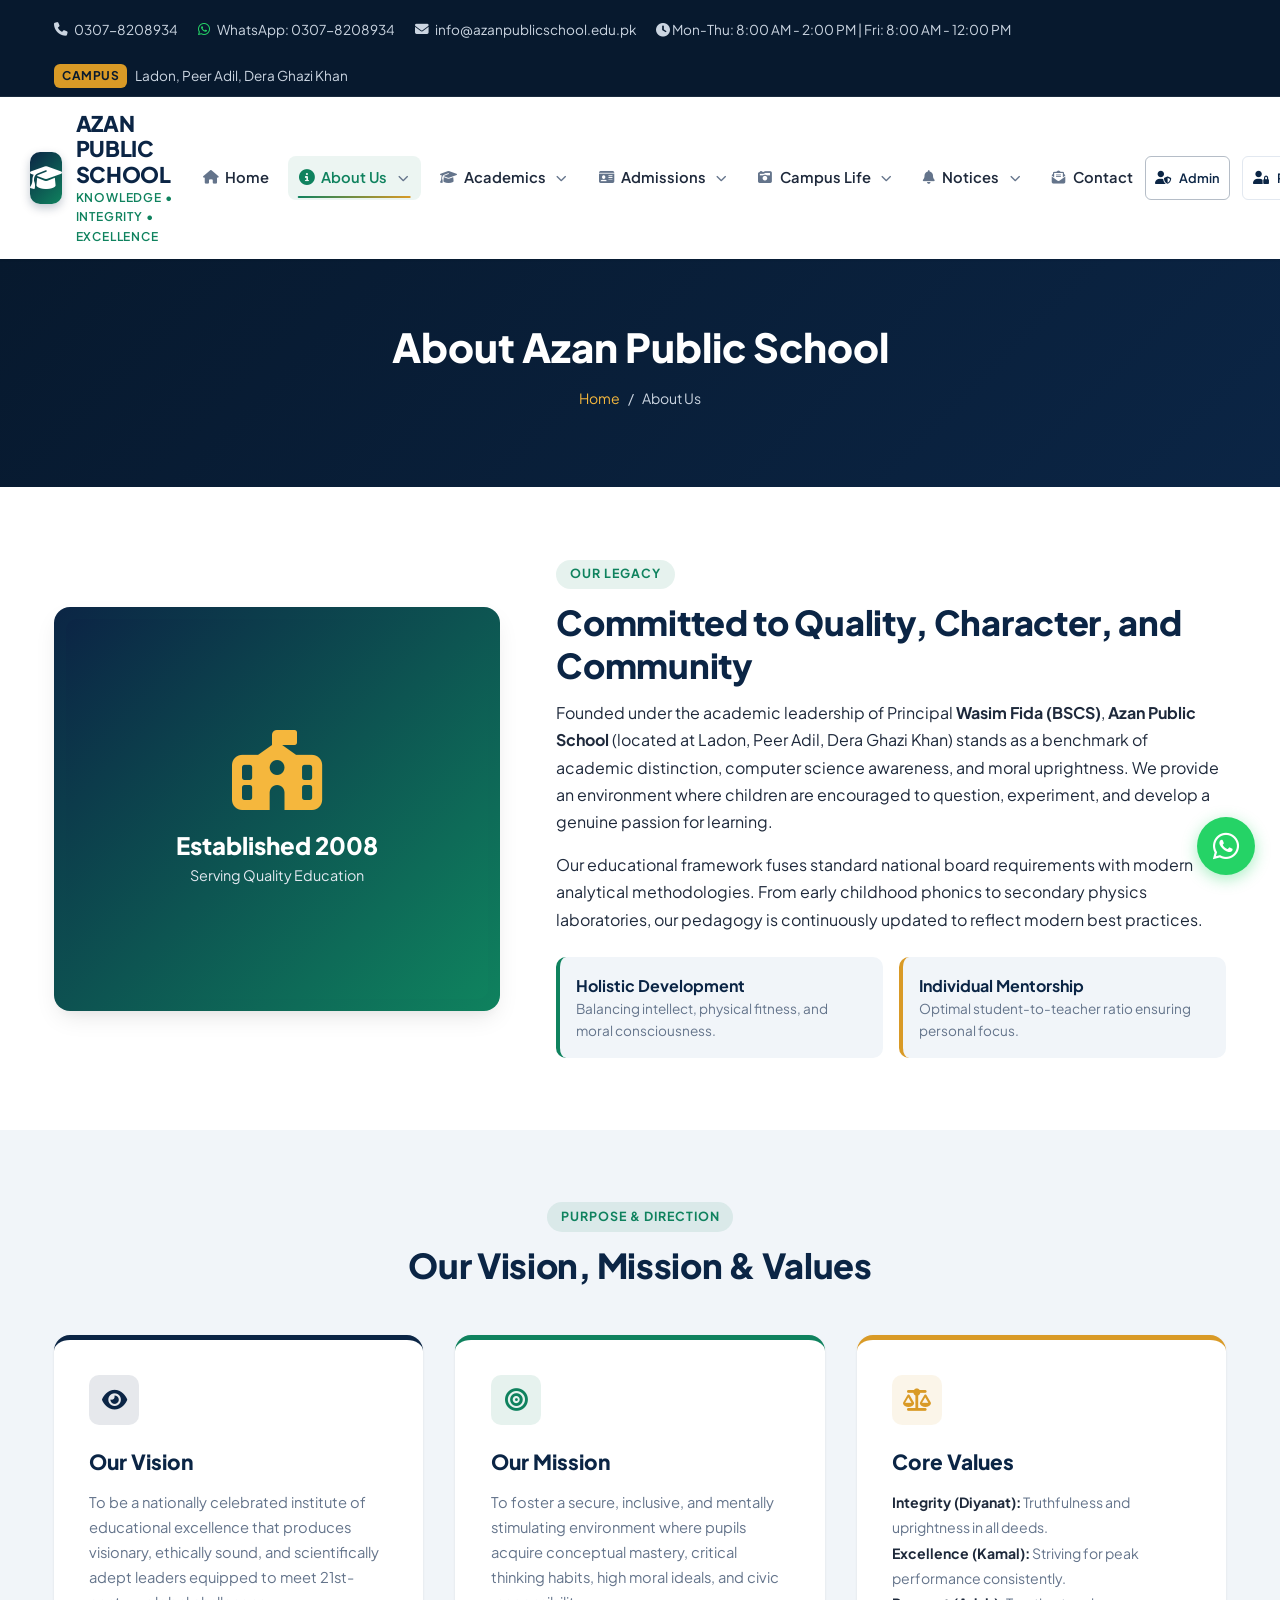
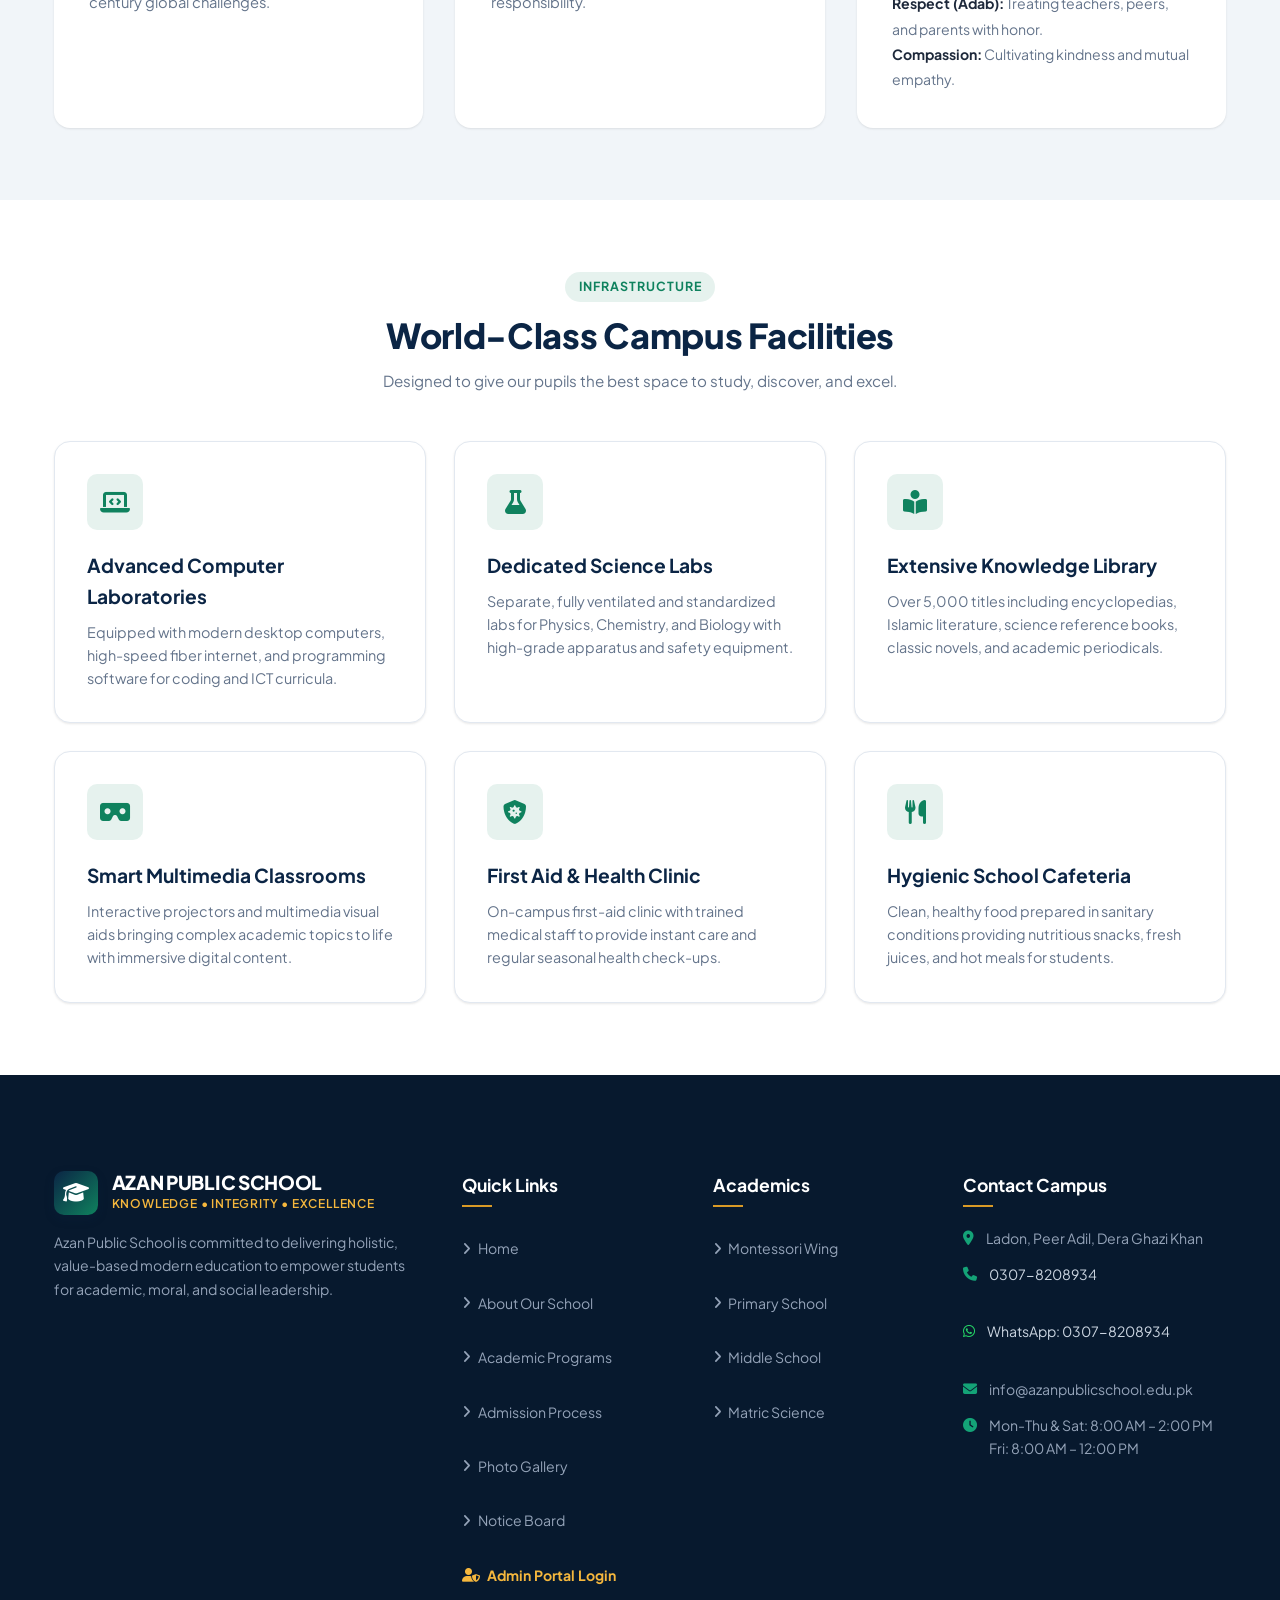
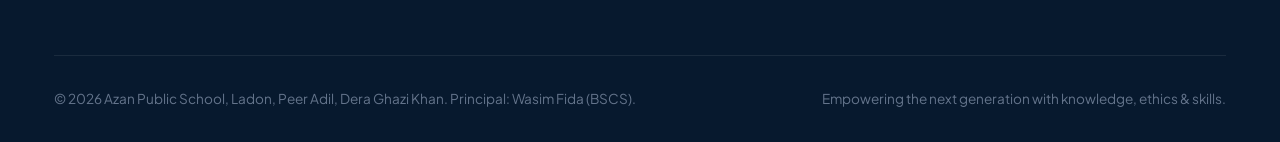
<file: about.html>
<!DOCTYPE html>
<html lang="en">
<head>
  <meta charset="UTF-8">
  <meta name="viewport" content="width=device-width, initial-scale=1.0">
  <title>About Us | Azan Public School</title>
  <meta name="description" content="Discover the history, vision, mission, leadership, and campus facilities of Azan Public School.">
  
  <link rel="preconnect" href="https://fonts.googleapis.com">
  <link rel="preconnect" href="https://fonts.gstatic.com" crossorigin>
  <link href="https://fonts.googleapis.com/css2?family=Plus+Jakarta+Sans:wght@400;500;600;700;800&display=swap" rel="stylesheet">
  <link rel="stylesheet" href="https://cdnjs.cloudflare.com/ajax/libs/font-awesome/6.5.1/css/all.min.css">
  
  <link rel="stylesheet" href="assets/css/style.css">
  <link rel="stylesheet" href="assets/css/mobile.css">
</head>
<body>

  <!-- TOP BAR -->
  <div class="top-bar">
    <div class="container top-bar-inner">
      <div class="top-contact-info">
        <a href="tel:03078208934"><i class="fa-solid fa-phone"></i> 0307-8208934</a>
        <a href="https://wa.me/923078208934" target="_blank"><i class="fa-brands fa-whatsapp" style="color: #25d366;"></i> WhatsApp: 0307-8208934</a>
        <a href="mailto:info@azanpublicschool.edu.pk"><i class="fa-solid fa-envelope"></i> info@azanpublicschool.edu.pk</a>
        <span><i class="fa-solid fa-clock"></i> Mon-Thu: 8:00 AM - 2:00 PM | Fri: 8:00 AM - 12:00 PM</span>
      </div>
      <div class="top-announcement-ticker">
        <span class="ticker-badge">Campus</span>
        <span>Ladon, Peer Adil, Dera Ghazi Khan</span>
      </div>
    </div>
  </div>

  <!-- HEADER -->
  <header class="main-header">
    <div class="container header-wrapper">
      <a href="index.html" class="brand-logo">
        <div class="logo-icon">
          <i class="fa-solid fa-graduation-cap"></i>
        </div>
        <div class="logo-text">
          <h1>AZAN PUBLIC SCHOOL</h1>
          <span>Knowledge &bull; Integrity &bull; Excellence</span>
        </div>
      </a>

      <nav class="main-nav">
        <ul class="nav-links">
          <!-- Home -->
          <li>
            <a href="index.html" class="nav-link-item">
              <i class="fa-solid fa-house nav-item-icon"></i>
              <span>Home</span>
            </a>
          </li>

          <!-- About Us Dropdown -->
          <li class="has-dropdown">
            <a href="about.html" class="nav-link-item dropdown-toggle active">
              <i class="fa-solid fa-circle-info nav-item-icon"></i>
              <span>About Us</span>
              <i class="fa-solid fa-chevron-down nav-chevron"></i>
            </a>
            <div class="dropdown-menu">
              <div class="dropdown-menu-inner">
                <a href="about.html#overview" class="dropdown-item">
                  <div class="dropdown-icon"><i class="fa-solid fa-school"></i></div>
                  <div class="dropdown-text">
                    <span class="dropdown-title">Our School Legacy</span>
                    <span class="dropdown-desc">Established in 2008 in Peer Adil</span>
                  </div>
                  <i class="fa-solid fa-arrow-right dropdown-arrow"></i>
                </a>
                <a href="about.html#vision" class="dropdown-item">
                  <div class="dropdown-icon"><i class="fa-solid fa-bullseye"></i></div>
                  <div class="dropdown-text">
                    <span class="dropdown-title">Vision, Mission &amp; Values</span>
                    <span class="dropdown-desc">Commitment to excellence &amp; morals</span>
                  </div>
                  <i class="fa-solid fa-arrow-right dropdown-arrow"></i>
                </a>
                <a href="index.html#principal" class="dropdown-item">
                  <div class="dropdown-icon"><i class="fa-solid fa-user-tie"></i></div>
                  <div class="dropdown-text">
                    <span class="dropdown-title">Principal's Message</span>
                    <span class="dropdown-desc">Leadership by Wasim Fida (BSCS)</span>
                  </div>
                  <i class="fa-solid fa-arrow-right dropdown-arrow"></i>
                </a>
                <a href="about.html#facilities" class="dropdown-item">
                  <div class="dropdown-icon"><i class="fa-solid fa-building-columns"></i></div>
                  <div class="dropdown-text">
                    <span class="dropdown-title">Campus Facilities</span>
                    <span class="dropdown-desc">Science, IT labs &amp; library</span>
                  </div>
                  <i class="fa-solid fa-arrow-right dropdown-arrow"></i>
                </a>
              </div>
            </div>
          </li>

          <!-- Academics Dropdown -->
          <li class="has-dropdown">
            <a href="academics.html" class="nav-link-item dropdown-toggle">
              <i class="fa-solid fa-graduation-cap nav-item-icon"></i>
              <span>Academics</span>
              <i class="fa-solid fa-chevron-down nav-chevron"></i>
            </a>
            <div class="dropdown-menu">
              <div class="dropdown-menu-inner">
                <a href="academics.html#montessori" class="dropdown-item">
                  <div class="dropdown-icon"><i class="fa-solid fa-shapes"></i></div>
                  <div class="dropdown-text">
                    <span class="dropdown-title">Montessori Wing</span>
                    <span class="dropdown-desc">Ages 3-5: Playgroup, Nursery, Prep</span>
                  </div>
                  <i class="fa-solid fa-arrow-right dropdown-arrow"></i>
                </a>
                <a href="academics.html#primary" class="dropdown-item">
                  <div class="dropdown-icon"><i class="fa-solid fa-book-open"></i></div>
                  <div class="dropdown-text">
                    <span class="dropdown-title">Primary Wing</span>
                    <span class="dropdown-desc">Class 1 to 5: Solid conceptual base</span>
                  </div>
                  <i class="fa-solid fa-arrow-right dropdown-arrow"></i>
                </a>
                <a href="academics.html#middle" class="dropdown-item">
                  <div class="dropdown-icon"><i class="fa-solid fa-atom"></i></div>
                  <div class="dropdown-text">
                    <span class="dropdown-title">Middle School Wing</span>
                    <span class="dropdown-desc">Class 6 to 8: Analytical skills &amp; STEM</span>
                  </div>
                  <i class="fa-solid fa-arrow-right dropdown-arrow"></i>
                </a>
                <a href="academics.html#secondary" class="dropdown-item">
                  <div class="dropdown-icon"><i class="fa-solid fa-award"></i></div>
                  <div class="dropdown-text">
                    <span class="dropdown-title">Secondary &amp; Matric (BISE)</span>
                    <span class="dropdown-desc">Class 9-10: Biology &amp; Computer Science</span>
                  </div>
                  <i class="fa-solid fa-arrow-right dropdown-arrow"></i>
                </a>
                <a href="academics.html#clubs" class="dropdown-item">
                  <div class="dropdown-icon"><i class="fa-solid fa-masks-theater"></i></div>
                  <div class="dropdown-text">
                    <span class="dropdown-title">Clubs &amp; Societies</span>
                    <span class="dropdown-desc">Debates, STEM, arts &amp; robotics</span>
                  </div>
                  <i class="fa-solid fa-arrow-right dropdown-arrow"></i>
                </a>
              </div>
            </div>
          </li>

          <!-- Admissions Dropdown -->
          <li class="has-dropdown">
            <a href="admissions.html" class="nav-link-item dropdown-toggle">
              <i class="fa-solid fa-id-card nav-item-icon"></i>
              <span>Admissions</span>
              <i class="fa-solid fa-chevron-down nav-chevron"></i>
            </a>
            <div class="dropdown-menu">
              <div class="dropdown-menu-inner">
                <a href="admissions.html#process" class="dropdown-item">
                  <div class="dropdown-icon"><i class="fa-solid fa-list-check"></i></div>
                  <div class="dropdown-text">
                    <span class="dropdown-title">Admission Process</span>
                    <span class="dropdown-desc">Simple 4-step enrolment criteria</span>
                  </div>
                  <i class="fa-solid fa-arrow-right dropdown-arrow"></i>
                </a>
                <a href="admissions.html#applyForm" class="dropdown-item">
                  <div class="dropdown-icon"><i class="fa-solid fa-file-signature"></i></div>
                  <div class="dropdown-text">
                    <span class="dropdown-title">Online Admission Form</span>
                    <span class="dropdown-desc">Instant online registration slip</span>
                  </div>
                  <i class="fa-solid fa-arrow-right dropdown-arrow"></i>
                </a>
                <a href="admissions.html#calculator" class="dropdown-item">
                  <div class="dropdown-icon"><i class="fa-solid fa-calculator"></i></div>
                  <div class="dropdown-text">
                    <span class="dropdown-title">Fee Calculator</span>
                    <span class="dropdown-desc">Estimate monthly dues &amp; sibling discount</span>
                  </div>
                  <i class="fa-solid fa-arrow-right dropdown-arrow"></i>
                </a>
                <a href="admissions.html#requirements" class="dropdown-item">
                  <div class="dropdown-icon"><i class="fa-solid fa-folder-open"></i></div>
                  <div class="dropdown-text">
                    <span class="dropdown-title">Required Documents</span>
                    <span class="dropdown-desc">Checklist for new candidates</span>
                  </div>
                  <i class="fa-solid fa-arrow-right dropdown-arrow"></i>
                </a>
              </div>
            </div>
          </li>

          <!-- Campus Life Dropdown -->
          <li class="has-dropdown">
            <a href="gallery.html" class="nav-link-item dropdown-toggle">
              <i class="fa-solid fa-camera-retro nav-item-icon"></i>
              <span>Campus Life</span>
              <i class="fa-solid fa-chevron-down nav-chevron"></i>
            </a>
            <div class="dropdown-menu dropdown-menu-right">
              <div class="dropdown-menu-inner">
                <a href="gallery.html#gallery" class="dropdown-item">
                  <div class="dropdown-icon"><i class="fa-solid fa-images"></i></div>
                  <div class="dropdown-text">
                    <span class="dropdown-title">Photo Gallery</span>
                    <span class="dropdown-desc">Campus moments &amp; facilities</span>
                  </div>
                  <i class="fa-solid fa-arrow-right dropdown-arrow"></i>
                </a>
                <a href="gallery.html#labs" class="dropdown-item">
                  <div class="dropdown-icon"><i class="fa-solid fa-flask-vial"></i></div>
                  <div class="dropdown-text">
                    <span class="dropdown-title">Science &amp; IT Labs</span>
                    <span class="dropdown-desc">Practical experiments &amp; coding</span>
                  </div>
                  <i class="fa-solid fa-arrow-right dropdown-arrow"></i>
                </a>
                <a href="gallery.html#sports" class="dropdown-item">
                  <div class="dropdown-icon"><i class="fa-solid fa-trophy"></i></div>
                  <div class="dropdown-text">
                    <span class="dropdown-title">Sports Gala &amp; Games</span>
                    <span class="dropdown-desc">Cricket, races &amp; athletics</span>
                  </div>
                  <i class="fa-solid fa-arrow-right dropdown-arrow"></i>
                </a>
                <a href="gallery.html#events" class="dropdown-item">
                  <div class="dropdown-icon"><i class="fa-solid fa-award"></i></div>
                  <div class="dropdown-text">
                    <span class="dropdown-title">Annual Ceremonies</span>
                    <span class="dropdown-desc">Prize distributions &amp; festivals</span>
                  </div>
                  <i class="fa-solid fa-arrow-right dropdown-arrow"></i>
                </a>
              </div>
            </div>
          </li>

          <!-- Notices Dropdown -->
          <li class="has-dropdown">
            <a href="notices.html" class="nav-link-item dropdown-toggle">
              <i class="fa-solid fa-bell nav-item-icon"></i>
              <span>Notices</span>
              <i class="fa-solid fa-chevron-down nav-chevron"></i>
            </a>
            <div class="dropdown-menu dropdown-menu-right">
              <div class="dropdown-menu-inner">
                <a href="notices.html#notices" class="dropdown-item">
                  <div class="dropdown-icon"><i class="fa-solid fa-bullhorn"></i></div>
                  <div class="dropdown-text">
                    <span class="dropdown-title">Latest Announcements</span>
                    <span class="dropdown-desc">Urgent alerts &amp; school circulars</span>
                  </div>
                  <i class="fa-solid fa-arrow-right dropdown-arrow"></i>
                </a>
                <a href="notices.html#downloads" class="dropdown-item">
                  <div class="dropdown-icon"><i class="fa-solid fa-cloud-arrow-down"></i></div>
                  <div class="dropdown-text">
                    <span class="dropdown-title">Downloads &amp; Date Sheet</span>
                    <span class="dropdown-desc">Exam dates, syllabus &amp; fee challan</span>
                  </div>
                  <i class="fa-solid fa-arrow-right dropdown-arrow"></i>
                </a>
              </div>
            </div>
          </li>

          <!-- Contact -->
          <li>
            <a href="contact.html" class="nav-link-item">
              <i class="fa-solid fa-envelope-open-text nav-item-icon"></i>
              <span>Contact</span>
            </a>
          </li>
        </ul>
      </nav>

      <div class="header-actions">
        <a href="admin-login.html" class="btn btn-outline btn-sm" title="Admin Admissions Database" style="border-color: rgba(11,37,69,0.3);">
          <i class="fa-solid fa-user-shield"></i> Admin
        </a>
        <button class="btn btn-outline btn-sm open-portal-modal">
          <i class="fa-solid fa-user-lock"></i> Portal
        </button>
        <a href="admissions.html" class="btn btn-secondary btn-sm">
          <i class="fa-solid fa-pen-to-square"></i> Apply Now
        </a>
      </div>

      <button class="mobile-nav-toggle" aria-label="Toggle navigation">
        <i class="fa-solid fa-bars"></i>
      </button>
    </div>
  </header>

  <!-- PAGE HERO -->
  <section class="page-hero">
    <div class="container">
      <h1>About Azan Public School</h1>
      <div class="breadcrumb-trail">
        <a href="index.html">Home</a>
        <span>/</span>
        <span>About Us</span>
      </div>
    </div>
  </section>

  <!-- ABOUT OVERVIEW -->
  <section id="overview" class="section section-white" style="scroll-margin-top: 80px;">
    <div class="container">
      <div class="principal-section-grid">
        <div class="principal-image-card">
          <div class="principal-photo-wrapper">
            <div class="principal-photo" style="background: linear-gradient(135deg, #0b2545, #0f825e); color: white; display: flex; flex-direction: column; align-items: center; justify-content: center;">
              <i class="fa-solid fa-school-flag" style="font-size: 5rem; margin-bottom: 1rem; color: var(--accent-light);"></i>
              <h3 style="font-size: 1.5rem; font-weight: 800;">Established 2008</h3>
              <p style="font-size: 0.9rem; color: #e2e8f0;">Serving Quality Education</p>
            </div>
          </div>
        </div>

        <div>
          <span class="section-badge">Our Legacy</span>
          <h2 class="section-title">Committed to Quality, Character, and Community</h2>
          <p style="margin-bottom: 1rem; line-height: 1.7; color: var(--text-main);">
            Founded under the academic leadership of Principal <strong>Wasim Fida (BSCS)</strong>, <strong>Azan Public School</strong> (located at Ladon, Peer Adil, Dera Ghazi Khan) stands as a benchmark of academic distinction, computer science awareness, and moral uprightness. We provide an environment where children are encouraged to question, experiment, and develop a genuine passion for learning.
          </p>
          <p style="margin-bottom: 1rem; line-height: 1.7; color: var(--text-main);">
            Our educational framework fuses standard national board requirements with modern analytical methodologies. From early childhood phonics to secondary physics laboratories, our pedagogy is continuously updated to reflect modern best practices.
          </p>
          <div style="display: grid; grid-template-columns: 1fr 1fr; gap: 1rem; margin-top: 1.5rem;">
            <div style="background: var(--bg-surface); padding: 1rem; border-radius: var(--radius-md); border-left: 4px solid var(--secondary);">
              <h4 style="font-size: 1rem; font-weight: 700; color: var(--primary);">Holistic Development</h4>
              <p style="font-size: 0.85rem; color: var(--text-muted);">Balancing intellect, physical fitness, and moral consciousness.</p>
            </div>
            <div style="background: var(--bg-surface); padding: 1rem; border-radius: var(--radius-md); border-left: 4px solid var(--accent);">
              <h4 style="font-size: 1rem; font-weight: 700; color: var(--primary);">Individual Mentorship</h4>
              <p style="font-size: 0.85rem; color: var(--text-muted);">Optimal student-to-teacher ratio ensuring personal focus.</p>
            </div>
          </div>
        </div>
      </div>
    </div>
  </section>

  <!-- VISION & MISSION -->
  <section id="vision" class="section section-light" style="scroll-margin-top: 80px;">
    <div class="container">
      <div class="section-header">
        <span class="section-badge">Purpose & Direction</span>
        <h2 class="section-title">Our Vision, Mission & Values</h2>
      </div>

      <div style="display: grid; grid-template-columns: repeat(auto-fit, minmax(320px, 1fr)); gap: 2rem;">
        <div style="background: var(--bg-white); padding: 2.2rem; border-radius: var(--radius-lg); border-top: 5px solid var(--primary); box-shadow: var(--shadow-sm);">
          <div style="width: 50px; height: 50px; background: rgba(11,37,69,0.1); color: var(--primary); border-radius: var(--radius-md); display: flex; align-items: center; justify-content: center; font-size: 1.4rem; margin-bottom: 1.25rem;">
            <i class="fa-solid fa-eye"></i>
          </div>
          <h3 style="font-size: 1.3rem; font-weight: 800; color: var(--primary); margin-bottom: 0.75rem;">Our Vision</h3>
          <p style="font-size: 0.92rem; color: var(--text-muted); line-height: 1.7;">
            To be a nationally celebrated institute of educational excellence that produces visionary, ethically sound, and scientifically adept leaders equipped to meet 21st-century global challenges.
          </p>
        </div>

        <div style="background: var(--bg-white); padding: 2.2rem; border-radius: var(--radius-lg); border-top: 5px solid var(--secondary); box-shadow: var(--shadow-sm);">
          <div style="width: 50px; height: 50px; background: rgba(15,130,94,0.1); color: var(--secondary); border-radius: var(--radius-md); display: flex; align-items: center; justify-content: center; font-size: 1.4rem; margin-bottom: 1.25rem;">
            <i class="fa-solid fa-bullseye"></i>
          </div>
          <h3 style="font-size: 1.3rem; font-weight: 800; color: var(--primary); margin-bottom: 0.75rem;">Our Mission</h3>
          <p style="font-size: 0.92rem; color: var(--text-muted); line-height: 1.7;">
            To foster a secure, inclusive, and mentally stimulating environment where pupils acquire conceptual mastery, critical thinking habits, high moral ideals, and civic responsibility.
          </p>
        </div>

        <div style="background: var(--bg-white); padding: 2.2rem; border-radius: var(--radius-lg); border-top: 5px solid var(--accent); box-shadow: var(--shadow-sm);">
          <div style="width: 50px; height: 50px; background: rgba(217,154,38,0.1); color: var(--accent); border-radius: var(--radius-md); display: flex; align-items: center; justify-content: center; font-size: 1.4rem; margin-bottom: 1.25rem;">
            <i class="fa-solid fa-scale-balanced"></i>
          </div>
          <h3 style="font-size: 1.3rem; font-weight: 800; color: var(--primary); margin-bottom: 0.75rem;">Core Values</h3>
          <ul style="font-size: 0.88rem; color: var(--text-muted); line-height: 1.8;">
            <li><strong style="color: var(--text-main);">Integrity (Diyanat):</strong> Truthfulness and uprightness in all deeds.</li>
            <li><strong style="color: var(--text-main);">Excellence (Kamal):</strong> Striving for peak performance consistently.</li>
            <li><strong style="color: var(--text-main);">Respect (Adab):</strong> Treating teachers, peers, and parents with honor.</li>
            <li><strong style="color: var(--text-main);">Compassion:</strong> Cultivating kindness and mutual empathy.</li>
          </ul>
        </div>
      </div>
    </div>
  </section>

  <!-- CAMPUS FACILITIES -->
  <section id="facilities" class="section section-white" style="scroll-margin-top: 80px;">
    <div class="container">
      <div class="section-header">
        <span class="section-badge">Infrastructure</span>
        <h2 class="section-title">World-Class Campus Facilities</h2>
        <p class="section-subtitle">Designed to give our pupils the best space to study, discover, and excel.</p>
      </div>

      <div class="features-grid">
        <div class="feature-card">
          <div class="feature-icon"><i class="fa-solid fa-laptop-code"></i></div>
          <h3>Advanced Computer Laboratories</h3>
          <p>Equipped with modern desktop computers, high-speed fiber internet, and programming software for coding and ICT curricula.</p>
        </div>

        <div class="feature-card">
          <div class="feature-icon"><i class="fa-solid fa-flask"></i></div>
          <h3>Dedicated Science Labs</h3>
          <p>Separate, fully ventilated and standardized labs for Physics, Chemistry, and Biology with high-grade apparatus and safety equipment.</p>
        </div>

        <div class="feature-card">
          <div class="feature-icon"><i class="fa-solid fa-book-open-reader"></i></div>
          <h3>Extensive Knowledge Library</h3>
          <p>Over 5,000 titles including encyclopedias, Islamic literature, science reference books, classic novels, and academic periodicals.</p>
        </div>

        <div class="feature-card">
          <div class="feature-icon"><i class="fa-solid fa-vr-cardboard"></i></div>
          <h3>Smart Multimedia Classrooms</h3>
          <p>Interactive projectors and multimedia visual aids bringing complex academic topics to life with immersive digital content.</p>
        </div>

        <div class="feature-card">
          <div class="feature-icon"><i class="fa-solid fa-shield-virus"></i></div>
          <h3>First Aid & Health Clinic</h3>
          <p>On-campus first-aid clinic with trained medical staff to provide instant care and regular seasonal health check-ups.</p>
        </div>

        <div class="feature-card">
          <div class="feature-icon"><i class="fa-solid fa-utensils"></i></div>
          <h3>Hygienic School Cafeteria</h3>
          <p>Clean, healthy food prepared in sanitary conditions providing nutritious snacks, fresh juices, and hot meals for students.</p>
        </div>
      </div>
    </div>
  </section>

  <!-- FOOTER -->
  <footer class="main-footer">
    <div class="container">
      <div class="footer-grid">
        <div class="footer-about">
          <div class="brand-logo" style="margin-bottom: 0.75rem;">
            <div class="logo-icon" style="width: 44px; height: 44px; font-size: 1.3rem;">
              <i class="fa-solid fa-graduation-cap"></i>
            </div>
            <div class="logo-text">
              <h1 style="color: #ffffff; font-size: 1.2rem;">AZAN PUBLIC SCHOOL</h1>
              <span style="color: var(--accent-light);">Knowledge &bull; Integrity &bull; Excellence</span>
            </div>
          </div>
          <p>
            Azan Public School is committed to delivering holistic, value-based modern education to empower students for academic, moral, and social leadership.
          </p>
        </div>

        <div class="footer-col">
          <h4>Quick Links</h4>
          <ul class="footer-links">
            <li><a href="index.html"><i class="fa-solid fa-angle-right"></i> Home</a></li>
            <li><a href="about.html"><i class="fa-solid fa-angle-right"></i> About Our School</a></li>
            <li><a href="academics.html"><i class="fa-solid fa-angle-right"></i> Academic Programs</a></li>
            <li><a href="admissions.html"><i class="fa-solid fa-angle-right"></i> Admission Process</a></li>
            <li><a href="gallery.html"><i class="fa-solid fa-angle-right"></i> Photo Gallery</a></li>
            <li><a href="notices.html"><i class="fa-solid fa-angle-right"></i> Notice Board</a></li>
            <li><a href="admin-login.html" style="color: var(--accent-light); font-weight: 700;"><i class="fa-solid fa-user-shield"></i> Admin Portal Login</a></li>
          </ul>
        </div>

        <div class="footer-col">
          <h4>Academics</h4>
          <ul class="footer-links">
            <li><a href="academics.html#montessori"><i class="fa-solid fa-angle-right"></i> Montessori Wing</a></li>
            <li><a href="academics.html#primary"><i class="fa-solid fa-angle-right"></i> Primary School</a></li>
            <li><a href="academics.html#middle"><i class="fa-solid fa-angle-right"></i> Middle School</a></li>
            <li><a href="academics.html#secondary"><i class="fa-solid fa-angle-right"></i> Matric Science</a></li>
          </ul>
        </div>

        <div class="footer-col">
          <h4>Contact Campus</h4>
          <ul class="footer-contact">
            <li><i class="fa-solid fa-location-dot"></i><span>Ladon, Peer Adil, Dera Ghazi Khan</span></li>
            <li><i class="fa-solid fa-phone"></i><a href="tel:03078208934" style="color: #cbd5e1;">0307-8208934</a></li>
            <li><i class="fa-brands fa-whatsapp" style="color: #25d366;"></i><a href="https://wa.me/923078208934" target="_blank" style="color: #cbd5e1;">WhatsApp: 0307-8208934</a></li>
            <li><i class="fa-solid fa-envelope"></i><span>info@azanpublicschool.edu.pk</span></li>
            <li><i class="fa-solid fa-clock"></i><span>Mon-Thu &amp; Sat: 8:00 AM – 2:00 PM<br>Fri: 8:00 AM – 12:00 PM</span></li>
          </ul>
        </div>
      </div>

      <div class="footer-bottom">
        <p>&copy; 2026 Azan Public School, Ladon, Peer Adil, Dera Ghazi Khan. Principal: Wasim Fida (BSCS).</p>
        <p>Empowering the next generation with knowledge, ethics &amp; skills.</p>
      </div>
    </div>
  </footer>

  <!-- FLOATING WHATSAPP CHAT BUTTON -->
  <a href="https://wa.me/923078208934" target="_blank" class="floating-whatsapp" aria-label="Chat on WhatsApp">
    <i class="fa-brands fa-whatsapp"></i>
    <span class="whatsapp-tooltip">Chat with School on WhatsApp</span>
  </a>

  <script src="assets/js/db.js"></script>
  <script src="assets/js/main.js"></script>
</body>
</html>
</file>
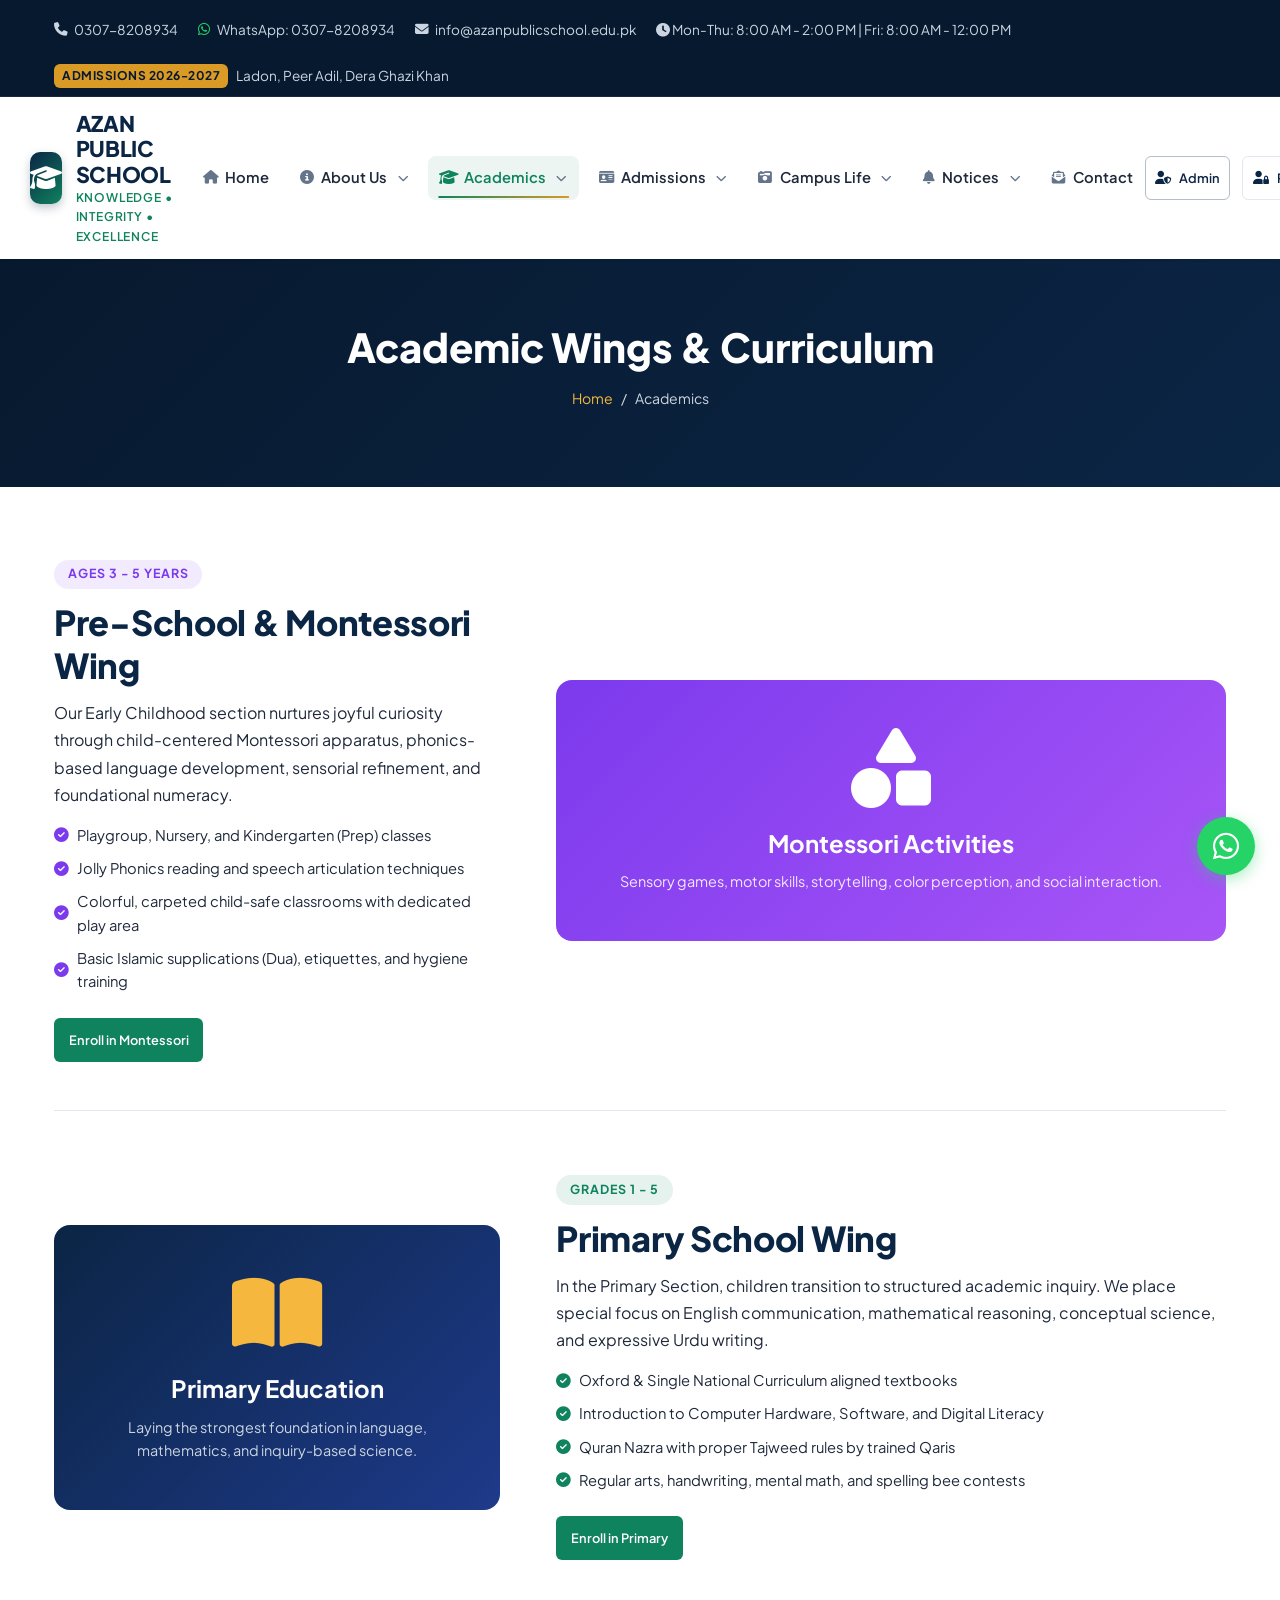
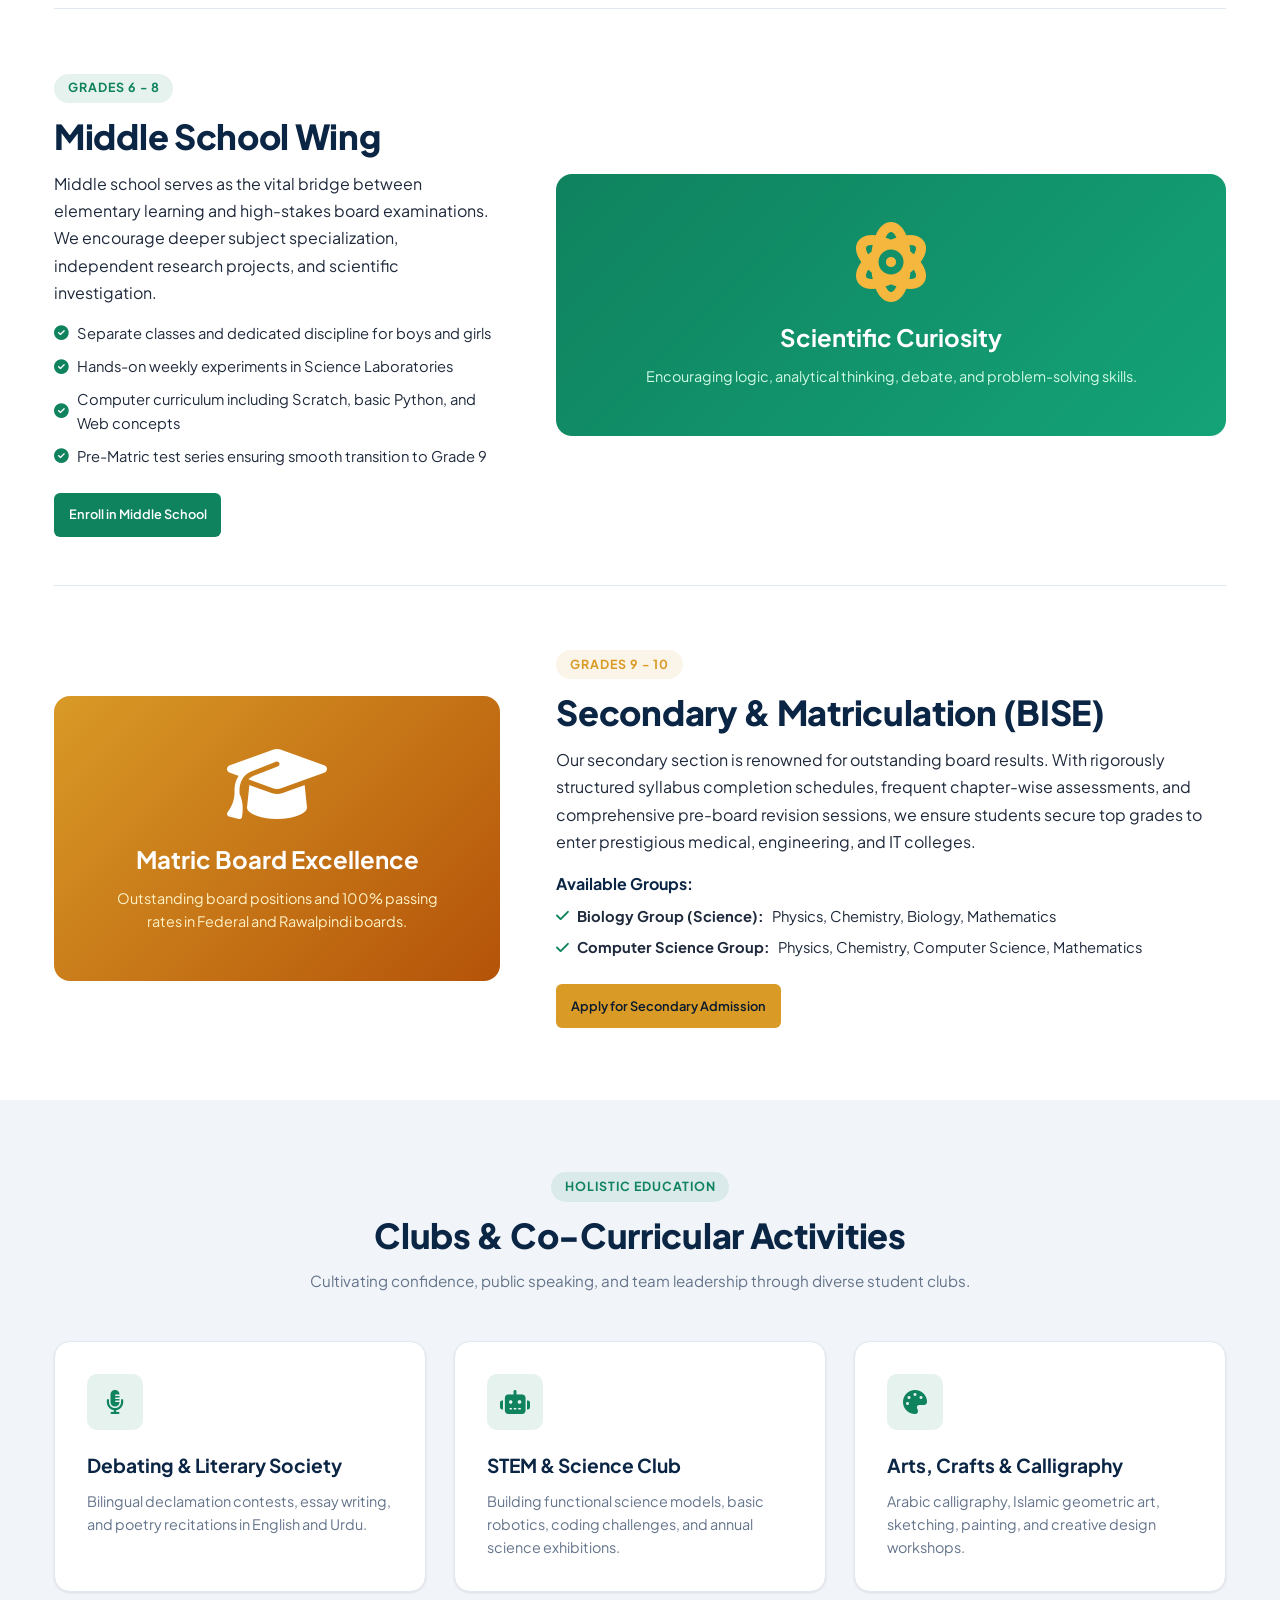
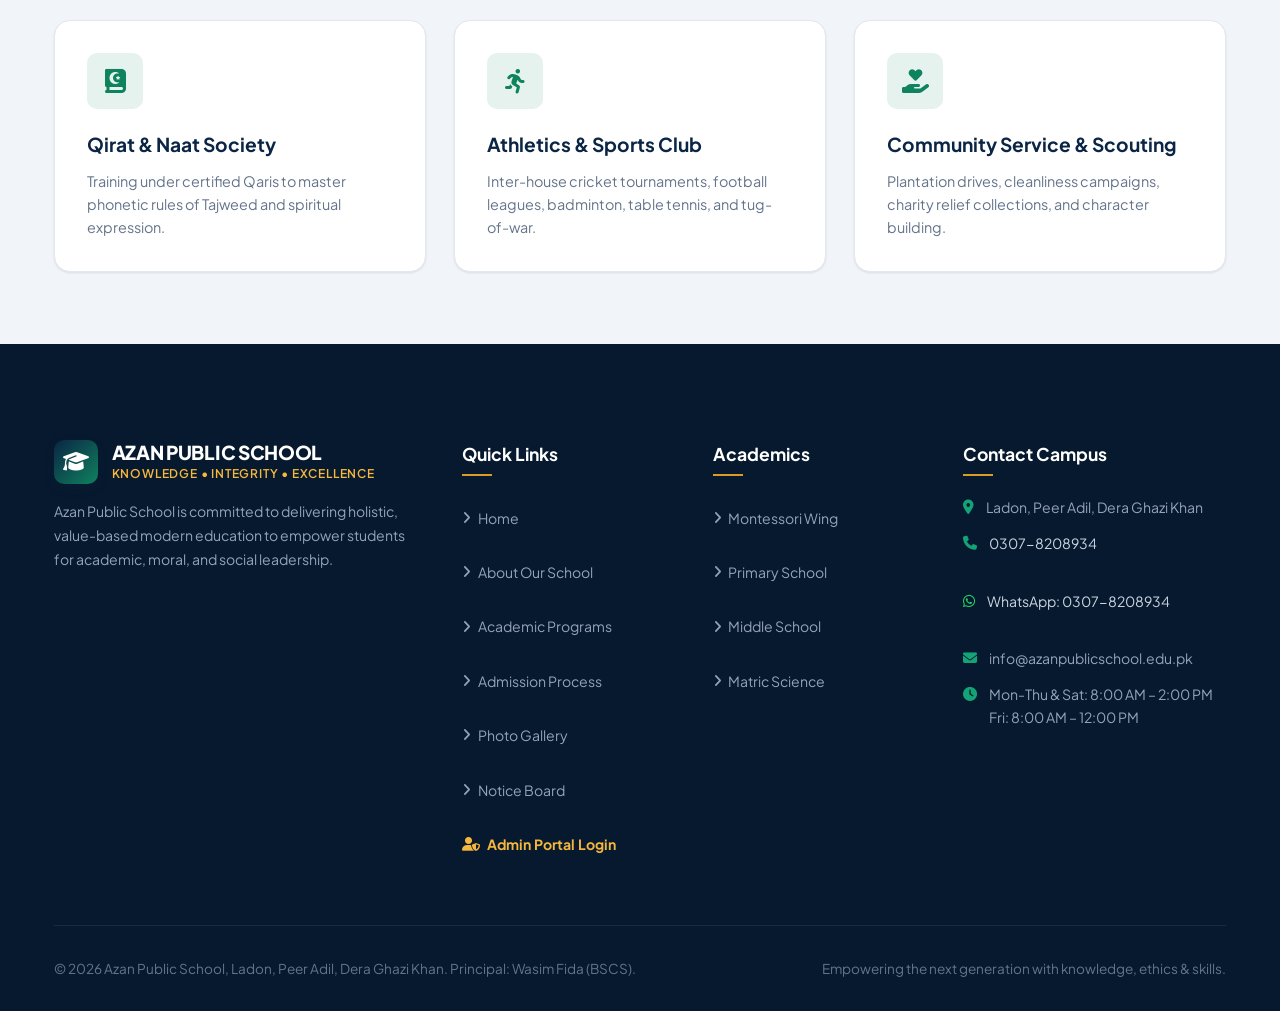
<file: academics.html>
<!DOCTYPE html>
<html lang="en">
<head>
  <meta charset="UTF-8">
  <meta name="viewport" content="width=device-width, initial-scale=1.0">
  <title>Academics & Curriculum | Azan Public School</title>
  <meta name="description" content="Explore our academic wings from Montessori to Matriculation and Cambridge O-Levels at Azan Public School.">
  
  <link rel="preconnect" href="https://fonts.googleapis.com">
  <link rel="preconnect" href="https://fonts.gstatic.com" crossorigin>
  <link href="https://fonts.googleapis.com/css2?family=Plus+Jakarta+Sans:wght@400;500;600;700;800&display=swap" rel="stylesheet">
  <link rel="stylesheet" href="https://cdnjs.cloudflare.com/ajax/libs/font-awesome/6.5.1/css/all.min.css">
  
  <link rel="stylesheet" href="assets/css/style.css">
  <link rel="stylesheet" href="assets/css/mobile.css">
</head>
<body>

  <!-- TOP BAR -->
  <div class="top-bar">
    <div class="container top-bar-inner">
      <div class="top-contact-info">
        <a href="tel:03078208934"><i class="fa-solid fa-phone"></i> 0307-8208934</a>
        <a href="https://wa.me/923078208934" target="_blank"><i class="fa-brands fa-whatsapp" style="color: #25d366;"></i> WhatsApp: 0307-8208934</a>
        <a href="mailto:info@azanpublicschool.edu.pk"><i class="fa-solid fa-envelope"></i> info@azanpublicschool.edu.pk</a>
        <span><i class="fa-solid fa-clock"></i> Mon-Thu: 8:00 AM - 2:00 PM | Fri: 8:00 AM - 12:00 PM</span>
      </div>
      <div class="top-announcement-ticker">
        <span class="ticker-badge">Admissions 2026-2027</span>
        <span>Ladon, Peer Adil, Dera Ghazi Khan</span>
      </div>
    </div>
  </div>

  <!-- HEADER -->
  <header class="main-header">
    <div class="container header-wrapper">
      <a href="index.html" class="brand-logo">
        <div class="logo-icon">
          <i class="fa-solid fa-graduation-cap"></i>
        </div>
        <div class="logo-text">
          <h1>AZAN PUBLIC SCHOOL</h1>
          <span>Knowledge &bull; Integrity &bull; Excellence</span>
        </div>
      </a>

      <nav class="main-nav">
        <ul class="nav-links">
          <!-- Home -->
          <li>
            <a href="index.html" class="nav-link-item">
              <i class="fa-solid fa-house nav-item-icon"></i>
              <span>Home</span>
            </a>
          </li>

          <!-- About Us Dropdown -->
          <li class="has-dropdown">
            <a href="about.html" class="nav-link-item dropdown-toggle">
              <i class="fa-solid fa-circle-info nav-item-icon"></i>
              <span>About Us</span>
              <i class="fa-solid fa-chevron-down nav-chevron"></i>
            </a>
            <div class="dropdown-menu">
              <div class="dropdown-menu-inner">
                <a href="about.html#overview" class="dropdown-item">
                  <div class="dropdown-icon"><i class="fa-solid fa-school"></i></div>
                  <div class="dropdown-text">
                    <span class="dropdown-title">Our School Legacy</span>
                    <span class="dropdown-desc">Established in 2008 in Peer Adil</span>
                  </div>
                  <i class="fa-solid fa-arrow-right dropdown-arrow"></i>
                </a>
                <a href="about.html#vision" class="dropdown-item">
                  <div class="dropdown-icon"><i class="fa-solid fa-bullseye"></i></div>
                  <div class="dropdown-text">
                    <span class="dropdown-title">Vision, Mission &amp; Values</span>
                    <span class="dropdown-desc">Commitment to excellence &amp; morals</span>
                  </div>
                  <i class="fa-solid fa-arrow-right dropdown-arrow"></i>
                </a>
                <a href="index.html#principal" class="dropdown-item">
                  <div class="dropdown-icon"><i class="fa-solid fa-user-tie"></i></div>
                  <div class="dropdown-text">
                    <span class="dropdown-title">Principal's Message</span>
                    <span class="dropdown-desc">Leadership by Wasim Fida (BSCS)</span>
                  </div>
                  <i class="fa-solid fa-arrow-right dropdown-arrow"></i>
                </a>
                <a href="about.html#facilities" class="dropdown-item">
                  <div class="dropdown-icon"><i class="fa-solid fa-building-columns"></i></div>
                  <div class="dropdown-text">
                    <span class="dropdown-title">Campus Facilities</span>
                    <span class="dropdown-desc">Science, IT labs &amp; library</span>
                  </div>
                  <i class="fa-solid fa-arrow-right dropdown-arrow"></i>
                </a>
              </div>
            </div>
          </li>

          <!-- Academics Dropdown -->
          <li class="has-dropdown">
            <a href="academics.html" class="nav-link-item dropdown-toggle active">
              <i class="fa-solid fa-graduation-cap nav-item-icon"></i>
              <span>Academics</span>
              <i class="fa-solid fa-chevron-down nav-chevron"></i>
            </a>
            <div class="dropdown-menu">
              <div class="dropdown-menu-inner">
                <a href="academics.html#montessori" class="dropdown-item">
                  <div class="dropdown-icon"><i class="fa-solid fa-shapes"></i></div>
                  <div class="dropdown-text">
                    <span class="dropdown-title">Montessori Wing</span>
                    <span class="dropdown-desc">Ages 3-5: Playgroup, Nursery, Prep</span>
                  </div>
                  <i class="fa-solid fa-arrow-right dropdown-arrow"></i>
                </a>
                <a href="academics.html#primary" class="dropdown-item">
                  <div class="dropdown-icon"><i class="fa-solid fa-book-open"></i></div>
                  <div class="dropdown-text">
                    <span class="dropdown-title">Primary Wing</span>
                    <span class="dropdown-desc">Class 1 to 5: Solid conceptual base</span>
                  </div>
                  <i class="fa-solid fa-arrow-right dropdown-arrow"></i>
                </a>
                <a href="academics.html#middle" class="dropdown-item">
                  <div class="dropdown-icon"><i class="fa-solid fa-atom"></i></div>
                  <div class="dropdown-text">
                    <span class="dropdown-title">Middle School Wing</span>
                    <span class="dropdown-desc">Class 6 to 8: Analytical skills &amp; STEM</span>
                  </div>
                  <i class="fa-solid fa-arrow-right dropdown-arrow"></i>
                </a>
                <a href="academics.html#secondary" class="dropdown-item">
                  <div class="dropdown-icon"><i class="fa-solid fa-award"></i></div>
                  <div class="dropdown-text">
                    <span class="dropdown-title">Secondary &amp; Matric (BISE)</span>
                    <span class="dropdown-desc">Class 9-10: Biology &amp; Computer Science</span>
                  </div>
                  <i class="fa-solid fa-arrow-right dropdown-arrow"></i>
                </a>
                <a href="academics.html#clubs" class="dropdown-item">
                  <div class="dropdown-icon"><i class="fa-solid fa-masks-theater"></i></div>
                  <div class="dropdown-text">
                    <span class="dropdown-title">Clubs &amp; Societies</span>
                    <span class="dropdown-desc">Debates, STEM, arts &amp; robotics</span>
                  </div>
                  <i class="fa-solid fa-arrow-right dropdown-arrow"></i>
                </a>
              </div>
            </div>
          </li>

          <!-- Admissions Dropdown -->
          <li class="has-dropdown">
            <a href="admissions.html" class="nav-link-item dropdown-toggle">
              <i class="fa-solid fa-id-card nav-item-icon"></i>
              <span>Admissions</span>
              <i class="fa-solid fa-chevron-down nav-chevron"></i>
            </a>
            <div class="dropdown-menu">
              <div class="dropdown-menu-inner">
                <a href="admissions.html#process" class="dropdown-item">
                  <div class="dropdown-icon"><i class="fa-solid fa-list-check"></i></div>
                  <div class="dropdown-text">
                    <span class="dropdown-title">Admission Process</span>
                    <span class="dropdown-desc">Simple 4-step enrolment criteria</span>
                  </div>
                  <i class="fa-solid fa-arrow-right dropdown-arrow"></i>
                </a>
                <a href="admissions.html#applyForm" class="dropdown-item">
                  <div class="dropdown-icon"><i class="fa-solid fa-file-signature"></i></div>
                  <div class="dropdown-text">
                    <span class="dropdown-title">Online Admission Form</span>
                    <span class="dropdown-desc">Instant online registration slip</span>
                  </div>
                  <i class="fa-solid fa-arrow-right dropdown-arrow"></i>
                </a>
                <a href="admissions.html#calculator" class="dropdown-item">
                  <div class="dropdown-icon"><i class="fa-solid fa-calculator"></i></div>
                  <div class="dropdown-text">
                    <span class="dropdown-title">Fee Calculator</span>
                    <span class="dropdown-desc">Estimate monthly dues &amp; sibling discount</span>
                  </div>
                  <i class="fa-solid fa-arrow-right dropdown-arrow"></i>
                </a>
                <a href="admissions.html#requirements" class="dropdown-item">
                  <div class="dropdown-icon"><i class="fa-solid fa-folder-open"></i></div>
                  <div class="dropdown-text">
                    <span class="dropdown-title">Required Documents</span>
                    <span class="dropdown-desc">Checklist for new candidates</span>
                  </div>
                  <i class="fa-solid fa-arrow-right dropdown-arrow"></i>
                </a>
              </div>
            </div>
          </li>

          <!-- Campus Life Dropdown -->
          <li class="has-dropdown">
            <a href="gallery.html" class="nav-link-item dropdown-toggle">
              <i class="fa-solid fa-camera-retro nav-item-icon"></i>
              <span>Campus Life</span>
              <i class="fa-solid fa-chevron-down nav-chevron"></i>
            </a>
            <div class="dropdown-menu dropdown-menu-right">
              <div class="dropdown-menu-inner">
                <a href="gallery.html#gallery" class="dropdown-item">
                  <div class="dropdown-icon"><i class="fa-solid fa-images"></i></div>
                  <div class="dropdown-text">
                    <span class="dropdown-title">Photo Gallery</span>
                    <span class="dropdown-desc">Campus moments &amp; facilities</span>
                  </div>
                  <i class="fa-solid fa-arrow-right dropdown-arrow"></i>
                </a>
                <a href="gallery.html#labs" class="dropdown-item">
                  <div class="dropdown-icon"><i class="fa-solid fa-flask-vial"></i></div>
                  <div class="dropdown-text">
                    <span class="dropdown-title">Science &amp; IT Labs</span>
                    <span class="dropdown-desc">Practical experiments &amp; coding</span>
                  </div>
                  <i class="fa-solid fa-arrow-right dropdown-arrow"></i>
                </a>
                <a href="gallery.html#sports" class="dropdown-item">
                  <div class="dropdown-icon"><i class="fa-solid fa-trophy"></i></div>
                  <div class="dropdown-text">
                    <span class="dropdown-title">Sports Gala &amp; Games</span>
                    <span class="dropdown-desc">Cricket, races &amp; athletics</span>
                  </div>
                  <i class="fa-solid fa-arrow-right dropdown-arrow"></i>
                </a>
                <a href="gallery.html#events" class="dropdown-item">
                  <div class="dropdown-icon"><i class="fa-solid fa-award"></i></div>
                  <div class="dropdown-text">
                    <span class="dropdown-title">Annual Ceremonies</span>
                    <span class="dropdown-desc">Prize distributions &amp; festivals</span>
                  </div>
                  <i class="fa-solid fa-arrow-right dropdown-arrow"></i>
                </a>
              </div>
            </div>
          </li>

          <!-- Notices Dropdown -->
          <li class="has-dropdown">
            <a href="notices.html" class="nav-link-item dropdown-toggle">
              <i class="fa-solid fa-bell nav-item-icon"></i>
              <span>Notices</span>
              <i class="fa-solid fa-chevron-down nav-chevron"></i>
            </a>
            <div class="dropdown-menu dropdown-menu-right">
              <div class="dropdown-menu-inner">
                <a href="notices.html#notices" class="dropdown-item">
                  <div class="dropdown-icon"><i class="fa-solid fa-bullhorn"></i></div>
                  <div class="dropdown-text">
                    <span class="dropdown-title">Latest Announcements</span>
                    <span class="dropdown-desc">Urgent alerts &amp; school circulars</span>
                  </div>
                  <i class="fa-solid fa-arrow-right dropdown-arrow"></i>
                </a>
                <a href="notices.html#downloads" class="dropdown-item">
                  <div class="dropdown-icon"><i class="fa-solid fa-cloud-arrow-down"></i></div>
                  <div class="dropdown-text">
                    <span class="dropdown-title">Downloads &amp; Date Sheet</span>
                    <span class="dropdown-desc">Exam dates, syllabus &amp; fee challan</span>
                  </div>
                  <i class="fa-solid fa-arrow-right dropdown-arrow"></i>
                </a>
              </div>
            </div>
          </li>

          <!-- Contact -->
          <li>
            <a href="contact.html" class="nav-link-item">
              <i class="fa-solid fa-envelope-open-text nav-item-icon"></i>
              <span>Contact</span>
            </a>
          </li>
        </ul>
      </nav>

      <div class="header-actions">
        <a href="admin-login.html" class="btn btn-outline btn-sm" title="Admin Admissions Database" style="border-color: rgba(11,37,69,0.3);">
          <i class="fa-solid fa-user-shield"></i> Admin
        </a>
        <button class="btn btn-outline btn-sm open-portal-modal">
          <i class="fa-solid fa-user-lock"></i> Portal
        </button>
        <a href="admissions.html" class="btn btn-secondary btn-sm">
          <i class="fa-solid fa-pen-to-square"></i> Apply Now
        </a>
      </div>

      <button class="mobile-nav-toggle" aria-label="Toggle navigation">
        <i class="fa-solid fa-bars"></i>
      </button>
    </div>
  </header>

  <!-- PAGE HERO -->
  <section class="page-hero">
    <div class="container">
      <h1>Academic Wings &amp; Curriculum</h1>
      <div class="breadcrumb-trail">
        <a href="index.html">Home</a>
        <span>/</span>
        <span>Academics</span>
      </div>
    </div>
  </section>

  <!-- ACADEMIC TIERS DETAILED -->
  <section class="section section-white">
    <div class="container">
      
      <!-- 1. Montessori Wing -->
      <div id="montessori" style="scroll-margin-top: 100px; margin-bottom: 4rem; padding-bottom: 3rem; border-bottom: 1px solid var(--border-color);">
        <div class="principal-section-grid">
          <div>
            <span class="section-badge" style="background: rgba(124,58,237,0.1); color: #7c3aed;">Ages 3 - 5 Years</span>
            <h2 class="section-title">Pre-School &amp; Montessori Wing</h2>
            <p style="margin-bottom: 1rem; color: var(--text-main); line-height: 1.7;">
              Our Early Childhood section nurtures joyful curiosity through child-centered Montessori apparatus, phonics-based language development, sensorial refinement, and foundational numeracy.
            </p>
            <ul style="display: flex; flex-direction: column; gap: 0.6rem; margin-bottom: 1.5rem;">
              <li style="display: flex; align-items: center; gap: 0.5rem; font-size: 0.92rem;"><i class="fa-solid fa-circle-check" style="color: #7c3aed;"></i> Playgroup, Nursery, and Kindergarten (Prep) classes</li>
              <li style="display: flex; align-items: center; gap: 0.5rem; font-size: 0.92rem;"><i class="fa-solid fa-circle-check" style="color: #7c3aed;"></i> Jolly Phonics reading and speech articulation techniques</li>
              <li style="display: flex; align-items: center; gap: 0.5rem; font-size: 0.92rem;"><i class="fa-solid fa-circle-check" style="color: #7c3aed;"></i> Colorful, carpeted child-safe classrooms with dedicated play area</li>
              <li style="display: flex; align-items: center; gap: 0.5rem; font-size: 0.92rem;"><i class="fa-solid fa-circle-check" style="color: #7c3aed;"></i> Basic Islamic supplications (Dua), etiquettes, and hygiene training</li>
            </ul>
            <a href="admissions.html" class="btn btn-secondary btn-sm">Enroll in Montessori</a>
          </div>
          <div style="background: linear-gradient(135deg, #7c3aed, #a855f7); padding: 3rem; border-radius: var(--radius-lg); color: #fff; text-align: center;">
            <i class="fa-solid fa-shapes" style="font-size: 5rem; margin-bottom: 1rem;"></i>
            <h3 style="font-size: 1.5rem; margin-bottom: 0.5rem;">Montessori Activities</h3>
            <p style="font-size: 0.9rem; color: #f3e8ff;">Sensory games, motor skills, storytelling, color perception, and social interaction.</p>
          </div>
        </div>
      </div>

      <!-- 2. Primary Wing -->
      <div id="primary" style="scroll-margin-top: 100px; margin-bottom: 4rem; padding-bottom: 3rem; border-bottom: 1px solid var(--border-color);">
        <div class="principal-section-grid">
          <div style="background: linear-gradient(135deg, #0b2545, #1e3a8a); padding: 3rem; border-radius: var(--radius-lg); color: #fff; text-align: center;">
            <i class="fa-solid fa-book-open" style="font-size: 5rem; margin-bottom: 1rem; color: var(--accent-light);"></i>
            <h3 style="font-size: 1.5rem; margin-bottom: 0.5rem;">Primary Education</h3>
            <p style="font-size: 0.9rem; color: #cbd5e1;">Laying the strongest foundation in language, mathematics, and inquiry-based science.</p>
          </div>
          <div>
            <span class="section-badge">Grades 1 - 5</span>
            <h2 class="section-title">Primary School Wing</h2>
            <p style="margin-bottom: 1rem; color: var(--text-main); line-height: 1.7;">
              In the Primary Section, children transition to structured academic inquiry. We place special focus on English communication, mathematical reasoning, conceptual science, and expressive Urdu writing.
            </p>
            <ul style="display: flex; flex-direction: column; gap: 0.6rem; margin-bottom: 1.5rem;">
              <li style="display: flex; align-items: center; gap: 0.5rem; font-size: 0.92rem;"><i class="fa-solid fa-circle-check" style="color: var(--secondary);"></i> Oxford & Single National Curriculum aligned textbooks</li>
              <li style="display: flex; align-items: center; gap: 0.5rem; font-size: 0.92rem;"><i class="fa-solid fa-circle-check" style="color: var(--secondary);"></i> Introduction to Computer Hardware, Software, and Digital Literacy</li>
              <li style="display: flex; align-items: center; gap: 0.5rem; font-size: 0.92rem;"><i class="fa-solid fa-circle-check" style="color: var(--secondary);"></i> Quran Nazra with proper Tajweed rules by trained Qaris</li>
              <li style="display: flex; align-items: center; gap: 0.5rem; font-size: 0.92rem;"><i class="fa-solid fa-circle-check" style="color: var(--secondary);"></i> Regular arts, handwriting, mental math, and spelling bee contests</li>
            </ul>
            <a href="admissions.html" class="btn btn-secondary btn-sm">Enroll in Primary</a>
          </div>
        </div>
      </div>

      <!-- 3. Middle Wing -->
      <div id="middle" style="scroll-margin-top: 100px; margin-bottom: 4rem; padding-bottom: 3rem; border-bottom: 1px solid var(--border-color);">
        <div class="principal-section-grid">
          <div>
            <span class="section-badge" style="background: rgba(15,130,94,0.1); color: var(--secondary);">Grades 6 - 8</span>
            <h2 class="section-title">Middle School Wing</h2>
            <p style="margin-bottom: 1rem; color: var(--text-main); line-height: 1.7;">
              Middle school serves as the vital bridge between elementary learning and high-stakes board examinations. We encourage deeper subject specialization, independent research projects, and scientific investigation.
            </p>
            <ul style="display: flex; flex-direction: column; gap: 0.6rem; margin-bottom: 1.5rem;">
              <li style="display: flex; align-items: center; gap: 0.5rem; font-size: 0.92rem;"><i class="fa-solid fa-circle-check" style="color: var(--secondary);"></i> Separate classes and dedicated discipline for boys and girls</li>
              <li style="display: flex; align-items: center; gap: 0.5rem; font-size: 0.92rem;"><i class="fa-solid fa-circle-check" style="color: var(--secondary);"></i> Hands-on weekly experiments in Science Laboratories</li>
              <li style="display: flex; align-items: center; gap: 0.5rem; font-size: 0.92rem;"><i class="fa-solid fa-circle-check" style="color: var(--secondary);"></i> Computer curriculum including Scratch, basic Python, and Web concepts</li>
              <li style="display: flex; align-items: center; gap: 0.5rem; font-size: 0.92rem;"><i class="fa-solid fa-circle-check" style="color: var(--secondary);"></i> Pre-Matric test series ensuring smooth transition to Grade 9</li>
            </ul>
            <a href="admissions.html" class="btn btn-secondary btn-sm">Enroll in Middle School</a>
          </div>
          <div style="background: linear-gradient(135deg, #0f825e, #14a377); padding: 3rem; border-radius: var(--radius-lg); color: #fff; text-align: center;">
            <i class="fa-solid fa-atom" style="font-size: 5rem; margin-bottom: 1rem; color: var(--accent-light);"></i>
            <h3 style="font-size: 1.5rem; margin-bottom: 0.5rem;">Scientific Curiosity</h3>
            <p style="font-size: 0.9rem; color: #d1fae5;">Encouraging logic, analytical thinking, debate, and problem-solving skills.</p>
          </div>
        </div>
      </div>

      <!-- 4. Secondary / Matriculation Wing -->
      <div id="secondary" style="scroll-margin-top: 100px;">
        <div class="principal-section-grid">
          <div style="background: linear-gradient(135deg, #d99a26, #b45309); padding: 3rem; border-radius: var(--radius-lg); color: #fff; text-align: center;">
            <i class="fa-solid fa-graduation-cap" style="font-size: 5rem; margin-bottom: 1rem; color: #fff;"></i>
            <h3 style="font-size: 1.5rem; margin-bottom: 0.5rem;">Matric Board Excellence</h3>
            <p style="font-size: 0.9rem; color: #fef3c7;">Outstanding board positions and 100% passing rates in Federal and Rawalpindi boards.</p>
          </div>
          <div>
            <span class="section-badge" style="background: rgba(217,154,38,0.1); color: var(--accent);">Grades 9 - 10</span>
            <h2 class="section-title">Secondary &amp; Matriculation (BISE)</h2>
            <p style="margin-bottom: 1rem; color: var(--text-main); line-height: 1.7;">
              Our secondary section is renowned for outstanding board results. With rigorously structured syllabus completion schedules, frequent chapter-wise assessments, and comprehensive pre-board revision sessions, we ensure students secure top grades to enter prestigious medical, engineering, and IT colleges.
            </p>
            <div style="margin-bottom: 1.5rem;">
              <h4 style="font-size: 1rem; font-weight: 700; color: var(--primary); margin-bottom: 0.5rem;">Available Groups:</h4>
              <ul style="display: flex; flex-direction: column; gap: 0.5rem;">
                <li style="display: flex; align-items: center; gap: 0.5rem; font-size: 0.92rem;"><i class="fa-solid fa-check" style="color: var(--secondary);"></i> <strong>Biology Group (Science):</strong> Physics, Chemistry, Biology, Mathematics</li>
                <li style="display: flex; align-items: center; gap: 0.5rem; font-size: 0.92rem;"><i class="fa-solid fa-check" style="color: var(--secondary);"></i> <strong>Computer Science Group:</strong> Physics, Chemistry, Computer Science, Mathematics</li>
              </ul>
            </div>
            <a href="admissions.html" class="btn btn-accent btn-sm">Apply for Secondary Admission</a>
          </div>
        </div>
      </div>

    </div>
  </section>

  <!-- CO-CURRICULAR & CLUBS -->
  <section id="clubs" class="section section-light" style="scroll-margin-top: 80px;">
    <div class="container">
      <div class="section-header">
        <span class="section-badge">Holistic Education</span>
        <h2 class="section-title">Clubs &amp; Co-Curricular Activities</h2>
        <p class="section-subtitle">Cultivating confidence, public speaking, and team leadership through diverse student clubs.</p>
      </div>

      <div class="features-grid">
        <div class="feature-card">
          <div class="feature-icon"><i class="fa-solid fa-microphone-lines"></i></div>
          <h3>Debating &amp; Literary Society</h3>
          <p>Bilingual declamation contests, essay writing, and poetry recitations in English and Urdu.</p>
        </div>

        <div class="feature-card">
          <div class="feature-icon"><i class="fa-solid fa-robot"></i></div>
          <h3>STEM &amp; Science Club</h3>
          <p>Building functional science models, basic robotics, coding challenges, and annual science exhibitions.</p>
        </div>

        <div class="feature-card">
          <div class="feature-icon"><i class="fa-solid fa-palette"></i></div>
          <h3>Arts, Crafts &amp; Calligraphy</h3>
          <p>Arabic calligraphy, Islamic geometric art, sketching, painting, and creative design workshops.</p>
        </div>

        <div class="feature-card">
          <div class="feature-icon"><i class="fa-solid fa-quran"></i></div>
          <h3>Qirat &amp; Naat Society</h3>
          <p>Training under certified Qaris to master phonetic rules of Tajweed and spiritual expression.</p>
        </div>

        <div class="feature-card">
          <div class="feature-icon"><i class="fa-solid fa-person-running"></i></div>
          <h3>Athletics &amp; Sports Club</h3>
          <p>Inter-house cricket tournaments, football leagues, badminton, table tennis, and tug-of-war.</p>
        </div>

        <div class="feature-card">
          <div class="feature-icon"><i class="fa-solid fa-hand-holding-heart"></i></div>
          <h3>Community Service &amp; Scouting</h3>
          <p>Plantation drives, cleanliness campaigns, charity relief collections, and character building.</p>
        </div>
      </div>
    </div>
  </section>

  <!-- FOOTER -->
  <footer class="main-footer">
    <div class="container">
      <div class="footer-grid">
        <div class="footer-about">
          <div class="brand-logo" style="margin-bottom: 0.75rem;">
            <div class="logo-icon" style="width: 44px; height: 44px; font-size: 1.3rem;">
              <i class="fa-solid fa-graduation-cap"></i>
            </div>
            <div class="logo-text">
              <h1 style="color: #ffffff; font-size: 1.2rem;">AZAN PUBLIC SCHOOL</h1>
              <span style="color: var(--accent-light);">Knowledge &bull; Integrity &bull; Excellence</span>
            </div>
          </div>
          <p>
            Azan Public School is committed to delivering holistic, value-based modern education to empower students for academic, moral, and social leadership.
          </p>
        </div>

        <div class="footer-col">
          <h4>Quick Links</h4>
          <ul class="footer-links">
            <li><a href="index.html"><i class="fa-solid fa-angle-right"></i> Home</a></li>
            <li><a href="about.html"><i class="fa-solid fa-angle-right"></i> About Our School</a></li>
            <li><a href="academics.html"><i class="fa-solid fa-angle-right"></i> Academic Programs</a></li>
            <li><a href="admissions.html"><i class="fa-solid fa-angle-right"></i> Admission Process</a></li>
            <li><a href="gallery.html"><i class="fa-solid fa-angle-right"></i> Photo Gallery</a></li>
            <li><a href="notices.html"><i class="fa-solid fa-angle-right"></i> Notice Board</a></li>
            <li><a href="admin-login.html" style="color: var(--accent-light); font-weight: 700;"><i class="fa-solid fa-user-shield"></i> Admin Portal Login</a></li>
          </ul>
        </div>

        <div class="footer-col">
          <h4>Academics</h4>
          <ul class="footer-links">
            <li><a href="academics.html#montessori"><i class="fa-solid fa-angle-right"></i> Montessori Wing</a></li>
            <li><a href="academics.html#primary"><i class="fa-solid fa-angle-right"></i> Primary School</a></li>
            <li><a href="academics.html#middle"><i class="fa-solid fa-angle-right"></i> Middle School</a></li>
            <li><a href="academics.html#secondary"><i class="fa-solid fa-angle-right"></i> Matric Science</a></li>
          </ul>
        </div>

        <div class="footer-col">
          <h4>Contact Campus</h4>
          <ul class="footer-contact">
            <li><i class="fa-solid fa-location-dot"></i><span>Ladon, Peer Adil, Dera Ghazi Khan</span></li>
            <li><i class="fa-solid fa-phone"></i><a href="tel:03078208934" style="color: #cbd5e1;">0307-8208934</a></li>
            <li><i class="fa-brands fa-whatsapp" style="color: #25d366;"></i><a href="https://wa.me/923078208934" target="_blank" style="color: #cbd5e1;">WhatsApp: 0307-8208934</a></li>
            <li><i class="fa-solid fa-envelope"></i><span>info@azanpublicschool.edu.pk</span></li>
            <li><i class="fa-solid fa-clock"></i><span>Mon-Thu &amp; Sat: 8:00 AM – 2:00 PM<br>Fri: 8:00 AM – 12:00 PM</span></li>
          </ul>
        </div>
      </div>

      <div class="footer-bottom">
        <p>&copy; 2026 Azan Public School, Ladon, Peer Adil, Dera Ghazi Khan. Principal: Wasim Fida (BSCS).</p>
        <p>Empowering the next generation with knowledge, ethics &amp; skills.</p>
      </div>
    </div>
  </footer>

  <!-- FLOATING WHATSAPP CHAT BUTTON -->
  <a href="https://wa.me/923078208934" target="_blank" class="floating-whatsapp" aria-label="Chat on WhatsApp">
    <i class="fa-brands fa-whatsapp"></i>
    <span class="whatsapp-tooltip">Chat with School on WhatsApp</span>
  </a>

  <script src="assets/js/db.js"></script>
  <script src="assets/js/main.js"></script>
</body>
</html>
</file>
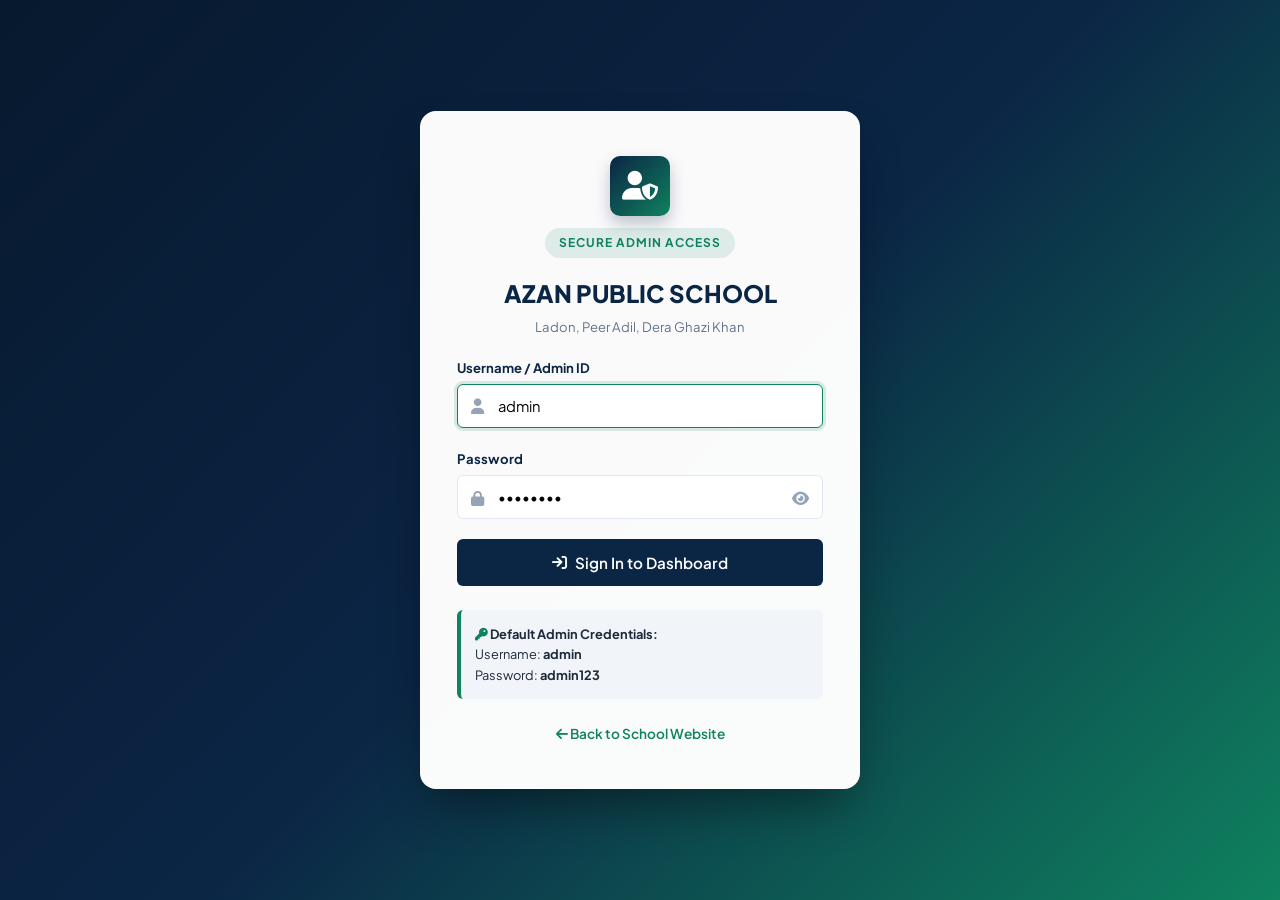
<file: admin-dashboard.html>
<!DOCTYPE html>
<html lang="en">
<head>
  <meta charset="UTF-8">
  <meta name="viewport" content="width=device-width, initial-scale=1.0">
  <title>Admin Control Panel | Azan Public School</title>
  
  <link rel="preconnect" href="https://fonts.googleapis.com">
  <link rel="preconnect" href="https://fonts.gstatic.com" crossorigin>
  <link href="https://fonts.googleapis.com/css2?family=Plus+Jakarta+Sans:wght@400;500;600;700;800&display=swap" rel="stylesheet">
  <link rel="stylesheet" href="https://cdnjs.cloudflare.com/ajax/libs/font-awesome/6.5.1/css/all.min.css">
  
  <link rel="stylesheet" href="assets/css/style.css">
  <link rel="stylesheet" href="assets/css/mobile.css">
  <style>
    body {
      background-color: #f1f5f9;
      color: #1e293b;
    }
    .admin-navbar {
      background: var(--primary);
      color: #ffffff;
      padding: 0.9rem 0;
      position: sticky;
      top: 0;
      z-index: 1000;
      box-shadow: var(--shadow-md);
    }
    .admin-nav-wrapper {
      display: flex;
      justify-content: space-between;
      align-items: center;
      flex-wrap: wrap;
      gap: 1rem;
    }
    .admin-tab-bar {
      background: #ffffff;
      border-bottom: 2px solid var(--border-color);
      box-shadow: var(--shadow-sm);
      position: sticky;
      top: 66px;
      z-index: 990;
    }
    .admin-tab-nav {
      display: flex;
      gap: 0.5rem;
      overflow-x: auto;
      padding: 0.5rem 0;
    }
    .admin-tab-btn {
      display: inline-flex;
      align-items: center;
      gap: 0.55rem;
      padding: 0.7rem 1.25rem;
      border-radius: var(--radius-md);
      font-weight: 700;
      font-size: 0.9rem;
      color: #64748b;
      background: transparent;
      border: 1px solid transparent;
      cursor: pointer;
      white-space: nowrap;
      transition: var(--transition);
    }
    .admin-tab-btn:hover {
      color: var(--primary);
      background: #f8fafc;
    }
    .admin-tab-btn.active {
      color: var(--primary);
      background: rgba(11, 37, 69, 0.08);
      border-color: rgba(11, 37, 69, 0.15);
    }
    .tab-badge {
      background: #16a34a;
      color: #fff;
      font-size: 0.72rem;
      padding: 2px 7px;
      border-radius: 9999px;
      font-weight: 800;
    }

    .admin-stats-grid {
      display: grid;
      grid-template-columns: repeat(auto-fit, minmax(220px, 1fr));
      gap: 1.25rem;
      margin: 1.5rem 0 2rem 0;
    }
    .admin-stat-card {
      background: #ffffff;
      padding: 1.35rem 1.5rem;
      border-radius: var(--radius-lg);
      border: 1px solid var(--border-color);
      box-shadow: var(--shadow-sm);
      display: flex;
      align-items: center;
      gap: 1.25rem;
    }
    .stat-icon-wrap {
      width: 52px;
      height: 52px;
      border-radius: var(--radius-md);
      display: flex;
      align-items: center;
      justify-content: center;
      font-size: 1.5rem;
      flex-shrink: 0;
    }
    .bg-blue-soft { background: #e0f2fe; color: #0284c7; }
    .bg-green-soft { background: #dcfce7; color: #16a34a; }
    .bg-amber-soft { background: #fef3c7; color: #d97706; }
    .bg-purple-soft { background: #f3e8ff; color: #9333ea; }
    .bg-red-soft { background: #fee2e2; color: #dc2626; }
    .bg-teal-soft { background: #ccfbf1; color: #0f766e; }

    .db-controls-card {
      background: #ffffff;
      padding: 1.25rem;
      border-radius: var(--radius-lg);
      border: 1px solid var(--border-color);
      margin-bottom: 1.5rem;
      display: flex;
      flex-wrap: wrap;
      gap: 1rem;
      align-items: center;
      justify-content: space-between;
    }
    .db-filters {
      display: flex;
      gap: 0.75rem;
      flex-wrap: wrap;
      flex: 1;
    }
    .db-search-input {
      padding: 0.6rem 0.85rem;
      border: 1px solid var(--border-color);
      border-radius: var(--radius-sm);
      font-size: 0.88rem;
      min-width: 250px;
    }
    .db-select-filter {
      padding: 0.6rem 0.85rem;
      border: 1px solid var(--border-color);
      border-radius: var(--radius-sm);
      font-size: 0.88rem;
      background: #fff;
    }

    .table-container {
      background: #ffffff;
      border-radius: var(--radius-lg);
      border: 1px solid var(--border-color);
      overflow-x: auto;
      box-shadow: var(--shadow-sm);
    }
    .admin-table {
      width: 100%;
      border-collapse: collapse;
      text-align: left;
    }
    .admin-table th {
      background: #f8fafc;
      padding: 0.9rem 1.1rem;
      font-size: 0.82rem;
      font-weight: 700;
      color: #475569;
      border-bottom: 2px solid var(--border-color);
      text-transform: uppercase;
      letter-spacing: 0.5px;
    }
    .admin-table td {
      padding: 1rem 1.1rem;
      border-bottom: 1px solid var(--border-color);
      font-size: 0.88rem;
      vertical-align: middle;
    }
    .admin-table tr:hover {
      background-color: #f8fafc;
    }

    .action-btn-group {
      display: flex;
      gap: 0.4rem;
    }
    .action-icon-btn {
      width: 32px;
      height: 32px;
      border-radius: 6px;
      border: 1px solid var(--border-color);
      background: #fff;
      display: inline-flex;
      align-items: center;
      justify-content: center;
      cursor: pointer;
      color: #475569;
      font-size: 0.85rem;
      transition: var(--transition);
    }
    .action-icon-btn:hover {
      background: var(--primary);
      color: #fff;
      border-color: var(--primary);
    }
    .action-icon-btn.btn-delete:hover {
      background: #ef4444;
      border-color: #ef4444;
      color: #fff;
    }
    .action-icon-btn.btn-wa {
      color: #25d366;
    }
    .action-icon-btn.btn-wa:hover {
      background: #25d366;
      color: #fff;
      border-color: #25d366;
    }
    .action-icon-btn.btn-edit:hover {
      background: #d97706;
      border-color: #d97706;
      color: #fff;
    }

    .status-badge {
      padding: 0.25rem 0.65rem;
      border-radius: 9999px;
      font-size: 0.75rem;
      font-weight: 700;
      text-transform: uppercase;
      display: inline-flex;
      align-items: center;
      gap: 0.35rem;
    }
    .status-Pending { background: #fef3c7; color: #b45309; }
    .status-Approved { background: #dcfce7; color: #15803d; }
    .status-Under-Review { background: #e0e7ff; color: #4338ca; }
    .status-Rejected { background: #fee2e2; color: #b91c1c; }
    .status-Upcoming { background: #e0f2fe; color: #0369a1; }
    .status-Ongoing { background: #dcfce7; color: #15803d; }
    .status-Completed { background: #f1f5f9; color: #64748b; }
    .status-Passed { background: #dcfce7; color: #15803d; font-weight: 700; }
    .status-Supply { background: #fee2e2; color: #b91c1c; font-weight: 800; border: 1px solid #fecaca; }
    .status-Cleared { background: #ccfbf1; color: #0f766e; font-weight: 700; }

    .category-tag {
      font-size: 0.72rem;
      font-weight: 700;
      padding: 2px 8px;
      border-radius: 4px;
      text-transform: uppercase;
      display: inline-block;
    }
    .tag-Examinations { background: #fee2e2; color: #991b1b; }
    .tag-Parent-Meeting { background: #e0e7ff; color: #3730a3; }
    .tag-Sports-Gala, .tag-Sports { background: #fef3c7; color: #92400e; }
    .tag-Exhibition { background: #ccfbf1; color: #115e59; }
    .tag-Academic { background: #dbeafe; color: #1e40af; }
    .tag-Ceremony { background: #f3e8ff; color: #6b21a8; }
    .tag-General { background: #f1f5f9; color: #475569; }

    .admin-tab-pane {
      display: none;
    }
    .admin-tab-pane.active {
      display: block;
      animation: fadeIn 0.3s ease;
    }
    @keyframes fadeIn {
      from { opacity: 0; transform: translateY(6px); }
      to { opacity: 1; transform: translateY(0); }
    }

    .form-group-custom {
      margin-bottom: 1.15rem;
    }
    .form-group-custom label {
      display: block;
      font-size: 0.82rem;
      font-weight: 700;
      color: var(--primary);
      margin-bottom: 0.35rem;
    }
    .form-group-custom input,
    .form-group-custom select,
    .form-group-custom textarea {
      width: 100%;
      padding: 0.65rem 0.85rem;
      border: 1px solid var(--border-color);
      border-radius: var(--radius-sm);
      font-size: 0.9rem;
      background: #ffffff;
      font-family: inherit;
    }
    .form-group-custom input:focus,
    .form-group-custom select:focus,
    .form-group-custom textarea:focus {
      outline: none;
      border-color: var(--secondary);
      box-shadow: 0 0 0 3px rgba(15, 130, 94, 0.15);
    }

    .grid-2col {
      display: grid;
      grid-template-columns: 1fr 1fr;
      gap: 1.25rem;
    }
    .grid-3col {
      display: grid;
      grid-template-columns: repeat(3, 1fr);
      gap: 1rem;
    }
    .preset-btn {
      background: #f1f5f9;
      border: 1px solid #cbd5e1;
      padding: 6px 12px;
      border-radius: 6px;
      font-size: 0.8rem;
      font-weight: 600;
      color: #334155;
      cursor: pointer;
      transition: all 0.2s ease;
      display: inline-flex;
      align-items: center;
      gap: 6px;
    }
    .preset-btn:hover {
      background: #e2e8f0;
      border-color: #94a3b8;
      color: var(--primary);
    }
    @media (max-width: 768px) {
      .grid-2col, .grid-3col {
        grid-template-columns: 1fr;
      }
    }
  </style>
</head>
<body>

  <!-- ADMIN NAVBAR -->
  <nav class="admin-navbar">
    <div class="container admin-nav-wrapper">
      <div style="display: flex; align-items: center; gap: 0.75rem;">
        <div style="width: 42px; height: 42px; background: #fff; color: var(--primary); border-radius: 8px; display: flex; align-items: center; justify-content: center; font-size: 1.3rem;">
          <i class="fa-solid fa-graduation-cap"></i>
        </div>
        <div>
          <h2 style="font-size: 1.15rem; font-weight: 800; margin: 0; line-height: 1.2;">AZAN PUBLIC SCHOOL</h2>
          <span style="font-size: 0.75rem; color: var(--accent-light); text-transform: uppercase; letter-spacing: 0.5px;">
            Full Control Panel &bull; Ladon, Peer Adil Campus
          </span>
        </div>
      </div>

      <div style="display: flex; align-items: center; gap: 1.25rem;">
        <div style="display: flex; align-items: center; gap: 0.6rem;">
          <div style="width: 36px; height: 36px; border-radius: 50%; background: var(--secondary); display: flex; align-items: center; justify-content: center; color: #fff; font-weight: 700;">
            WF
          </div>
          <div style="font-size: 0.85rem;">
            <div style="font-weight: 700;" id="adminUserName">Principal Wasim Fida</div>
            <div style="font-size: 0.72rem; color: #94a3b8;">Administrator (BSCS)</div>
          </div>
        </div>

        <a href="index.html" class="btn btn-outline-white btn-sm" target="_blank">
          <i class="fa-solid fa-arrow-up-right-from-square"></i> Live Website
        </a>

        <a href="results.html" class="btn btn-outline-white btn-sm" target="_blank" title="Open Student Result Portal">
          <i class="fa-solid fa-square-poll-vertical"></i> Result Portal
        </a>

        <button class="btn btn-accent btn-sm" onclick="APS_DB.logout()">
          <i class="fa-solid fa-power-off"></i> Logout
        </button>
      </div>
    </div>
  </nav>

  <!-- SUB-NAVIGATION: ADMIN TABS -->
  <div class="admin-tab-bar">
    <div class="container">
      <div class="admin-tab-nav">
        <button class="admin-tab-btn active" data-tab="tabAdmissions" onclick="switchAdminTab('tabAdmissions')">
          <i class="fa-solid fa-user-graduate"></i>
          <span>Admissions &amp; Inquiries</span>
          <span id="tabApplicantsCount" class="tab-badge">0</span>
        </button>

        <button class="admin-tab-btn" data-tab="tabResults" onclick="switchAdminTab('tabResults')">
          <i class="fa-solid fa-graduation-cap"></i>
          <span>Exam Results &amp; Portal</span>
          <span id="tabResultsCount" class="tab-badge" style="background:#059669;">0</span>
        </button>

        <button class="admin-tab-btn" data-tab="tabNotices" onclick="switchAdminTab('tabNotices')">
          <i class="fa-solid fa-bullhorn"></i>
          <span>Notices &amp; Circulars</span>
          <span id="tabNoticesCount" class="tab-badge" style="background:#0284c7;">0</span>
        </button>

        <button class="admin-tab-btn" data-tab="tabEvents" onclick="switchAdminTab('tabEvents')">
          <i class="fa-solid fa-calendar-check"></i>
          <span>Events &amp; Sports Gala</span>
          <span id="tabEventsCount" class="tab-badge" style="background:#d97706;">0</span>
        </button>

        <button class="admin-tab-btn" data-tab="tabFeeStructure" onclick="switchAdminTab('tabFeeStructure')">
          <i class="fa-solid fa-calculator"></i>
          <span>Fee Structure Manager</span>
        </button>

        <button class="admin-tab-btn" data-tab="tabSettings" onclick="switchAdminTab('tabSettings')">
          <i class="fa-solid fa-gears"></i>
          <span>School Info &amp; Settings</span>
        </button>

        <button class="admin-tab-btn" data-tab="tabBannerSlider" onclick="switchAdminTab('tabBannerSlider')">
          <i class="fa-solid fa-images"></i>
          <span>Home Banner &amp; Slider</span>
          <span id="tabSlidesCount" class="tab-badge" style="background:#8b5cf6;">0</span>
        </button>
      </div>
    </div>
  </div>

  <!-- MAIN DASHBOARD CONTENT -->
  <main class="container" style="padding-top: 1.5rem; padding-bottom: 3.5rem;">

    <!-- ══════════════════════════════════════════════════════════════
         TAB 1: ADMISSIONS & ONLINE APPLICATIONS
    ══════════════════════════════════════════════════════════════ -->
    <div id="tabAdmissions" class="admin-tab-pane active">
      <div style="display: flex; justify-content: space-between; align-items: center; flex-wrap: wrap; gap: 1rem; margin-bottom: 1rem;">
        <div>
          <h1 style="font-size: 1.65rem; font-weight: 800; color: var(--primary); display:flex; align-items:center; gap:0.65rem;">
            Online Admission Applications Database
            <span id="newSubmissionsBadge" style="display:none; background:#16a34a; color:#fff; font-size:0.72rem; font-weight:800; padding:3px 10px; border-radius:9999px;"></span>
          </h1>
          <p style="font-size: 0.88rem; color: #64748b;">
            Live applications submitted by parents via website form.
            <span style="color:#0f825e; font-weight:600; margin-left:4px;">
              <i class="fa-solid fa-circle" style="font-size:0.55rem; vertical-align:middle;"></i> Auto-syncs in real-time
            </span>
          </p>
        </div>
        <div style="display: flex; gap: 0.75rem;">
          <button class="btn btn-secondary btn-sm" onclick="openAddModal()">
            <i class="fa-solid fa-plus"></i> Add Application
          </button>
          <button class="btn btn-outline btn-sm" onclick="loadApplicationsTable()" title="Refresh table now">
            <i class="fa-solid fa-rotate"></i> Refresh
          </button>
          <button class="btn btn-outline btn-sm" onclick="APS_DB.exportToCSV()">
            <i class="fa-solid fa-file-excel"></i> Export CSV
          </button>
        </div>
      </div>

      <!-- Admissions Metrics -->
      <div class="admin-stats-grid">
        <div class="admin-stat-card">
          <div class="stat-icon-wrap bg-blue-soft"><i class="fa-solid fa-users"></i></div>
          <div>
            <div style="font-size: 1.75rem; font-weight: 800; color: var(--primary);" id="metricTotal">0</div>
            <div style="font-size: 0.8rem; font-weight: 600; color: #64748b; text-transform: uppercase;">Total Applicants</div>
          </div>
        </div>

        <div class="admin-stat-card">
          <div class="stat-icon-wrap bg-amber-soft"><i class="fa-solid fa-clock-rotate-left"></i></div>
          <div>
            <div style="font-size: 1.75rem; font-weight: 800; color: #d97706;" id="metricPending">0</div>
            <div style="font-size: 0.8rem; font-weight: 600; color: #64748b; text-transform: uppercase;">Pending Review</div>
          </div>
        </div>

        <div class="admin-stat-card">
          <div class="stat-icon-wrap bg-green-soft"><i class="fa-solid fa-circle-check"></i></div>
          <div>
            <div style="font-size: 1.75rem; font-weight: 800; color: #16a34a;" id="metricApproved">0</div>
            <div style="font-size: 0.8rem; font-weight: 600; color: #64748b; text-transform: uppercase;">Approved Admissions</div>
          </div>
        </div>

        <div class="admin-stat-card">
          <div class="stat-icon-wrap bg-purple-soft"><i class="fa-solid fa-van-shuttle"></i></div>
          <div>
            <div style="font-size: 1.75rem; font-weight: 800; color: #9333ea;" id="metricTransport">0</div>
            <div style="font-size: 0.8rem; font-weight: 600; color: #64748b; text-transform: uppercase;">Van Required</div>
          </div>
        </div>
      </div>

      <!-- Controls -->
      <div class="db-controls-card">
        <div class="db-filters">
          <input type="text" id="searchInput" class="db-search-input" placeholder="Search by Student, Father, Reg ID, Phone...">
          
          <select id="filterGrade" class="db-select-filter">
            <option value="all">All Classes / Grades</option>
            <option value="Playgroup">Playgroup</option>
            <option value="Nursery">Nursery</option>
            <option value="Prep">Prep (KG)</option>
            <option value="Class 1">Class 1</option>
            <option value="Class 2">Class 2</option>
            <option value="Class 3">Class 3</option>
            <option value="Class 4">Class 4</option>
            <option value="Class 5">Class 5</option>
            <option value="Class 6">Class 6</option>
            <option value="Class 7">Class 7</option>
            <option value="Class 8">Class 8</option>
            <option value="Class 9">Class 9 (Matric)</option>
            <option value="Class 10">Class 10 (Matric)</option>
          </select>

          <select id="filterStatus" class="db-select-filter">
            <option value="all">All Statuses</option>
            <option value="Pending">Pending</option>
            <option value="Under Review">Under Review</option>
            <option value="Approved">Approved</option>
            <option value="Rejected">Rejected</option>
          </select>
        </div>

        <button class="btn btn-outline btn-sm" onclick="loadApplicationsTable()">
          <i class="fa-solid fa-rotate"></i> Refresh
        </button>
      </div>

      <!-- Table -->
      <div class="table-container">
        <table class="admin-table">
          <thead>
            <tr>
              <th>Reg ID</th>
              <th>Candidate Particulars</th>
              <th>Class / Grade</th>
              <th>Father / Contact</th>
              <th>Submission Date</th>
              <th>Admission Status</th>
              <th style="text-align: right;">Actions</th>
            </tr>
          </thead>
          <tbody id="applicationsTableBody">
            <!-- Populated via JS -->
          </tbody>
        </table>
      </div>
    </div>


    <!-- ══════════════════════════════════════════════════════════════
         TAB 2: NOTICES & CIRCULARS MANAGEMENT
    ══════════════════════════════════════════════════════════════ -->
    <div id="tabNotices" class="admin-tab-pane">
      <div style="display: flex; justify-content: space-between; align-items: center; flex-wrap: wrap; gap: 1rem; margin-bottom: 1rem;">
        <div>
          <h1 style="font-size: 1.65rem; font-weight: 800; color: var(--primary);">
            School Notices &amp; Announcements Manager
          </h1>
          <p style="font-size: 0.88rem; color: #64748b;">
            Notices posted here immediately appear on the School Notice Board (notices.html) and Homepage.
          </p>
        </div>
        <button class="btn btn-secondary btn-sm" onclick="openNoticeModal()">
          <i class="fa-solid fa-plus"></i> Post New Notice
        </button>
      </div>

      <!-- Notice Stats -->
      <div class="admin-stats-grid">
        <div class="admin-stat-card">
          <div class="stat-icon-wrap bg-blue-soft"><i class="fa-solid fa-bullhorn"></i></div>
          <div>
            <div style="font-size: 1.75rem; font-weight: 800; color: var(--primary);" id="statTotalNotices">0</div>
            <div style="font-size: 0.8rem; font-weight: 600; color: #64748b; text-transform: uppercase;">Total Active Notices</div>
          </div>
        </div>

        <div class="admin-stat-card">
          <div class="stat-icon-wrap bg-amber-soft"><i class="fa-solid fa-thumbtack"></i></div>
          <div>
            <div style="font-size: 1.75rem; font-weight: 800; color: #d97706;" id="statPinnedNotices">0</div>
            <div style="font-size: 0.8rem; font-weight: 600; color: #64748b; text-transform: uppercase;">Pinned to Top Ticker</div>
          </div>
        </div>

        <div class="admin-stat-card">
          <div class="stat-icon-wrap bg-red-soft"><i class="fa-solid fa-file-lines"></i></div>
          <div>
            <div style="font-size: 1.75rem; font-weight: 800; color: #dc2626;" id="statExamNotices">0</div>
            <div style="font-size: 0.8rem; font-weight: 600; color: #64748b; text-transform: uppercase;">Exam Date Sheets</div>
          </div>
        </div>
      </div>

      <!-- Notices Table -->
      <div class="table-container">
        <table class="admin-table">
          <thead>
            <tr>
              <th>Date</th>
              <th>Ref No. &amp; Category</th>
              <th>Notice Title &amp; Details</th>
              <th>Ticker Pinned</th>
              <th style="text-align: right;">Actions</th>
            </tr>
          </thead>
          <tbody id="noticesTableBody">
            <!-- Populated via JS -->
          </tbody>
        </table>
      </div>
    </div>


    <!-- ══════════════════════════════════════════════════════════════
         TAB 3: EVENTS & SPORTS GALA MANAGEMENT
    ══════════════════════════════════════════════════════════════ -->
    <div id="tabEvents" class="admin-tab-pane">
      <div style="display: flex; justify-content: space-between; align-items: center; flex-wrap: wrap; gap: 1rem; margin-bottom: 1rem;">
        <div>
          <h1 style="font-size: 1.65rem; font-weight: 800; color: var(--primary);">
            School Events &amp; Sports Gala Calendar
          </h1>
          <p style="font-size: 0.88rem; color: #64748b;">
            Manage upcoming sports competitions, science exhibitions, ceremonies, and school activities.
          </p>
        </div>
        <button class="btn btn-secondary btn-sm" onclick="openEventModal()">
          <i class="fa-solid fa-plus"></i> Add New Event
        </button>
      </div>

      <!-- Events Stats -->
      <div class="admin-stats-grid">
        <div class="admin-stat-card">
          <div class="stat-icon-wrap bg-purple-soft"><i class="fa-solid fa-calendar-days"></i></div>
          <div>
            <div style="font-size: 1.75rem; font-weight: 800; color: #9333ea;" id="statTotalEvents">0</div>
            <div style="font-size: 0.8rem; font-weight: 600; color: #64748b; text-transform: uppercase;">Total Events</div>
          </div>
        </div>

        <div class="admin-stat-card">
          <div class="stat-icon-wrap bg-teal-soft"><i class="fa-solid fa-trophy"></i></div>
          <div>
            <div style="font-size: 1.75rem; font-weight: 800; color: #0f766e;" id="statSportsEvents">0</div>
            <div style="font-size: 0.8rem; font-weight: 600; color: #64748b; text-transform: uppercase;">Sports &amp; Athletics</div>
          </div>
        </div>

        <div class="admin-stat-card">
          <div class="stat-icon-wrap bg-blue-soft"><i class="fa-solid fa-hourglass-half"></i></div>
          <div>
            <div style="font-size: 1.75rem; font-weight: 800; color: #0284c7;" id="statUpcomingEvents">0</div>
            <div style="font-size: 0.8rem; font-weight: 600; color: #64748b; text-transform: uppercase;">Upcoming Status</div>
          </div>
        </div>
      </div>

      <!-- Events Table -->
      <div class="table-container">
        <table class="admin-table">
          <thead>
            <tr>
              <th>Date &amp; Time</th>
              <th>Event Title</th>
              <th>Category</th>
              <th>Venue / Ground</th>
              <th>Status</th>
              <th style="text-align: right;">Actions</th>
            </tr>
          </thead>
          <tbody id="eventsTableBody">
            <!-- Populated via JS -->
          </tbody>
        </table>
      </div>
    </div>


    <!-- ══════════════════════════════════════════════════════════════
         TAB 4: FEE STRUCTURE MANAGER
    ══════════════════════════════════════════════════════════════ -->
    <div id="tabFeeStructure" class="admin-tab-pane">
      <div style="margin-bottom: 1.5rem;">
        <h1 style="font-size: 1.65rem; font-weight: 800; color: var(--primary);">
          School Fee Structure &amp; Calculator Management
        </h1>
        <p style="font-size: 0.88rem; color: #64748b;">
          Update tuition dues, admission charges, lab fees, and transport rates. The public online fee calculator on admissions.html updates immediately!
        </p>
      </div>

      <div class="grid-2col" style="align-items: flex-start;">
        <!-- Fee Editor Form -->
        <div style="background: #ffffff; padding: 1.75rem; border-radius: var(--radius-lg); border: 1px solid var(--border-color); box-shadow: var(--shadow-sm);">
          <h3 style="font-size: 1.15rem; font-weight: 800; color: var(--primary); margin-bottom: 1rem; display: flex; align-items: center; gap: 0.5rem;">
            <i class="fa-solid fa-file-invoice-dollar" style="color: var(--secondary);"></i> Class-wise Tuition &amp; Admission Rates
          </h3>

          <div style="display: flex; flex-direction: column; gap: 1rem; margin-bottom: 1.5rem;">
            <!-- Montessori -->
            <div style="background: #f8fafc; padding: 1rem; border-radius: 8px; border-left: 4px solid #7c3aed;">
              <strong style="display: block; font-size: 0.9rem; color: var(--primary); margin-bottom: 0.5rem;">Montessori (Playgroup, Nursery, Prep)</strong>
              <div class="grid-3col">
                <div>
                  <label style="font-size: 0.75rem; font-weight: 600; color: #64748b;">Monthly Tuition (PKR)</label>
                  <input type="number" id="fee_pg_tuition" class="form-control" style="width:100%; padding: 0.5rem; border: 1px solid #cbd5e1; border-radius: 4px;">
                </div>
                <div>
                  <label style="font-size: 0.75rem; font-weight: 600; color: #64748b;">Admission Fee (One-Time)</label>
                  <input type="number" id="fee_pg_admission" class="form-control" style="width:100%; padding: 0.5rem; border: 1px solid #cbd5e1; border-radius: 4px;">
                </div>
                <div>
                  <label style="font-size: 0.75rem; font-weight: 600; color: #64748b;">Lab Charges (PKR)</label>
                  <input type="number" id="fee_pg_lab" class="form-control" style="width:100%; padding: 0.5rem; border: 1px solid #cbd5e1; border-radius: 4px;">
                </div>
              </div>
            </div>

            <!-- Primary -->
            <div style="background: #f8fafc; padding: 1rem; border-radius: 8px; border-left: 4px solid var(--primary);">
              <strong style="display: block; font-size: 0.9rem; color: var(--primary); margin-bottom: 0.5rem;">Primary Wing (Class 1 to 5)</strong>
              <div class="grid-3col">
                <div>
                  <label style="font-size: 0.75rem; font-weight: 600; color: #64748b;">Monthly Tuition (PKR)</label>
                  <input type="number" id="fee_primary_tuition" class="form-control" style="width:100%; padding: 0.5rem; border: 1px solid #cbd5e1; border-radius: 4px;">
                </div>
                <div>
                  <label style="font-size: 0.75rem; font-weight: 600; color: #64748b;">Admission Fee (One-Time)</label>
                  <input type="number" id="fee_primary_admission" class="form-control" style="width:100%; padding: 0.5rem; border: 1px solid #cbd5e1; border-radius: 4px;">
                </div>
                <div>
                  <label style="font-size: 0.75rem; font-weight: 600; color: #64748b;">Lab Charges (PKR)</label>
                  <input type="number" id="fee_primary_lab" class="form-control" style="width:100%; padding: 0.5rem; border: 1px solid #cbd5e1; border-radius: 4px;">
                </div>
              </div>
            </div>

            <!-- Middle -->
            <div style="background: #f8fafc; padding: 1rem; border-radius: 8px; border-left: 4px solid var(--secondary);">
              <strong style="display: block; font-size: 0.9rem; color: var(--primary); margin-bottom: 0.5rem;">Middle School (Class 6 to 8)</strong>
              <div class="grid-3col">
                <div>
                  <label style="font-size: 0.75rem; font-weight: 600; color: #64748b;">Monthly Tuition (PKR)</label>
                  <input type="number" id="fee_middle_tuition" class="form-control" style="width:100%; padding: 0.5rem; border: 1px solid #cbd5e1; border-radius: 4px;">
                </div>
                <div>
                  <label style="font-size: 0.75rem; font-weight: 600; color: #64748b;">Admission Fee (One-Time)</label>
                  <input type="number" id="fee_middle_admission" class="form-control" style="width:100%; padding: 0.5rem; border: 1px solid #cbd5e1; border-radius: 4px;">
                </div>
                <div>
                  <label style="font-size: 0.75rem; font-weight: 600; color: #64748b;">Lab Charges (PKR)</label>
                  <input type="number" id="fee_middle_lab" class="form-control" style="width:100%; padding: 0.5rem; border: 1px solid #cbd5e1; border-radius: 4px;">
                </div>
              </div>
            </div>

            <!-- Matric -->
            <div style="background: #f8fafc; padding: 1rem; border-radius: 8px; border-left: 4px solid #d97706;">
              <strong style="display: block; font-size: 0.9rem; color: var(--primary); margin-bottom: 0.5rem;">Secondary / Matriculation (Class 9 &amp; 10)</strong>
              <div class="grid-3col">
                <div>
                  <label style="font-size: 0.75rem; font-weight: 600; color: #64748b;">Monthly Tuition (PKR)</label>
                  <input type="number" id="fee_matric_tuition" class="form-control" style="width:100%; padding: 0.5rem; border: 1px solid #cbd5e1; border-radius: 4px;">
                </div>
                <div>
                  <label style="font-size: 0.75rem; font-weight: 600; color: #64748b;">Admission Fee (One-Time)</label>
                  <input type="number" id="fee_matric_admission" class="form-control" style="width:100%; padding: 0.5rem; border: 1px solid #cbd5e1; border-radius: 4px;">
                </div>
                <div>
                  <label style="font-size: 0.75rem; font-weight: 600; color: #64748b;">Lab Charges (PKR)</label>
                  <input type="number" id="fee_matric_lab" class="form-control" style="width:100%; padding: 0.5rem; border: 1px solid #cbd5e1; border-radius: 4px;">
                </div>
              </div>
            </div>

            <!-- O-Levels -->
            <div style="background: #f8fafc; padding: 1rem; border-radius: 8px; border-left: 4px solid #0f766e;">
              <strong style="display: block; font-size: 0.9rem; color: var(--primary); margin-bottom: 0.5rem;">Cambridge O-Levels</strong>
              <div class="grid-3col">
                <div>
                  <label style="font-size: 0.75rem; font-weight: 600; color: #64748b;">Monthly Tuition (PKR)</label>
                  <input type="number" id="fee_olevels_tuition" class="form-control" style="width:100%; padding: 0.5rem; border: 1px solid #cbd5e1; border-radius: 4px;">
                </div>
                <div>
                  <label style="font-size: 0.75rem; font-weight: 600; color: #64748b;">Admission Fee (One-Time)</label>
                  <input type="number" id="fee_olevels_admission" class="form-control" style="width:100%; padding: 0.5rem; border: 1px solid #cbd5e1; border-radius: 4px;">
                </div>
                <div>
                  <label style="font-size: 0.75rem; font-weight: 600; color: #64748b;">Lab Charges (PKR)</label>
                  <input type="number" id="fee_olevels_lab" class="form-control" style="width:100%; padding: 0.5rem; border: 1px solid #cbd5e1; border-radius: 4px;">
                </div>
              </div>
            </div>
          </div>

          <!-- Transport Rates -->
          <h4 style="font-size: 1rem; font-weight: 800; color: var(--primary); margin-bottom: 0.75rem;">
            <i class="fa-solid fa-van-shuttle" style="color: var(--accent);"></i> Van Transport Zones &amp; Sibling Concession
          </h4>

          <div class="grid-2col" style="margin-bottom: 1.5rem;">
            <div>
              <label style="font-size: 0.75rem; font-weight: 600; color: #64748b;">Zone 1: Within 3 km (PKR/month)</label>
              <input type="number" id="fee_zone1" style="width:100%; padding: 0.5rem; border: 1px solid #cbd5e1; border-radius: 4px;">
            </div>
            <div>
              <label style="font-size: 0.75rem; font-weight: 600; color: #64748b;">Zone 2: 3 to 7 km (PKR/month)</label>
              <input type="number" id="fee_zone2" style="width:100%; padding: 0.5rem; border: 1px solid #cbd5e1; border-radius: 4px;">
            </div>
            <div>
              <label style="font-size: 0.75rem; font-weight: 600; color: #64748b;">Zone 3: 7 to 12 km (PKR/month)</label>
              <input type="number" id="fee_zone3" style="width:100%; padding: 0.5rem; border: 1px solid #cbd5e1; border-radius: 4px;">
            </div>
            <div>
              <label style="font-size: 0.75rem; font-weight: 600; color: #64748b;">Sibling Discount Percentage (%)</label>
              <input type="number" id="fee_sibling_discount" style="width:100%; padding: 0.5rem; border: 1px solid #cbd5e1; border-radius: 4px;">
            </div>
          </div>

          <button class="btn btn-primary" onclick="saveFeeStructureFromAdmin()" style="width: 100%;">
            <i class="fa-solid fa-floppy-disk"></i> Save &amp; Update Live Fee Structure
          </button>
        </div>

        <!-- Live Preview Calculator -->
        <div style="background: var(--primary); color: #ffffff; padding: 1.75rem; border-radius: var(--radius-lg); box-shadow: var(--shadow-md);">
          <div style="display: flex; align-items: center; gap: 0.6rem; margin-bottom: 1rem; border-bottom: 1px solid rgba(255,255,255,0.15); padding-bottom: 0.75rem;">
            <i class="fa-solid fa-calculator" style="font-size: 1.4rem; color: var(--accent-light);"></i>
            <div>
              <h3 style="font-size: 1.15rem; font-weight: 800; color: #ffffff; margin: 0;">Live Calculator Preview</h3>
              <span style="font-size: 0.75rem; color: #cbd5e1;">How parents see the calculator on admissions.html</span>
            </div>
          </div>

          <div style="margin-bottom: 1rem;">
            <label style="font-size: 0.8rem; font-weight: 700; color: #cbd5e1;">Test Class / Wing</label>
            <select id="previewGrade" onchange="runFeePreview()" style="width: 100%; padding: 0.6rem; border-radius: 4px; border: none; margin-top: 0.3rem;">
              <option value="playgroup">Montessori Wing</option>
              <option value="primary" selected>Primary Wing (Class 1-5)</option>
              <option value="middle">Middle School (Class 6-8)</option>
              <option value="matric">Secondary / Matric (Class 9-10)</option>
              <option value="olevels">Cambridge O-Levels</option>
            </select>
          </div>

          <div style="margin-bottom: 1rem;">
            <label style="font-size: 0.8rem; font-weight: 700; color: #cbd5e1;">Test Van Transport</label>
            <select id="previewTransport" onchange="runFeePreview()" style="width: 100%; padding: 0.6rem; border-radius: 4px; border: none; margin-top: 0.3rem;">
              <option value="none">No Transport</option>
              <option value="zone1">Zone 1 (Within 3 km)</option>
              <option value="zone2">Zone 2 (3 to 7 km)</option>
              <option value="zone3">Zone 3 (7 to 12 km)</option>
            </select>
          </div>

          <div style="margin-bottom: 1.5rem; display: flex; align-items: center; gap: 0.5rem;">
            <input type="checkbox" id="previewSibling" onchange="runFeePreview()" style="width: 18px; height: 18px;">
            <label for="previewSibling" style="font-size: 0.85rem; color: #cbd5e1;">Apply Sibling Concession</label>
          </div>

          <!-- Preview Output Card -->
          <div style="background: rgba(255,255,255,0.1); padding: 1.25rem; border-radius: 8px;">
            <div style="display: flex; justify-content: space-between; font-size: 0.88rem; margin-bottom: 0.4rem;">
              <span style="color: #cbd5e1;">Admission Fee (One-Time):</span>
              <strong id="previewOutAdm" style="color: var(--accent-light);">PKR 5,000</strong>
            </div>
            <div style="display: flex; justify-content: space-between; font-size: 0.88rem; margin-bottom: 0.4rem;">
              <span style="color: #cbd5e1;">Monthly Tuition:</span>
              <strong id="previewOutTuition">PKR 4,200</strong>
            </div>
            <div style="display: flex; justify-content: space-between; font-size: 0.88rem; margin-bottom: 0.4rem;">
              <span style="color: #cbd5e1;">Lab Charges:</span>
              <strong id="previewOutLab">Included</strong>
            </div>
            <div style="display: flex; justify-content: space-between; font-size: 0.88rem; margin-bottom: 0.6rem;">
              <span style="color: #cbd5e1;">Van Transit:</span>
              <strong id="previewOutTrans">None</strong>
            </div>
            <div style="border-top: 1px solid rgba(255,255,255,0.25); padding-top: 0.75rem; display: flex; justify-content: space-between; align-items: center;">
              <span style="font-size: 0.95rem; font-weight: 700;">Monthly Payable:</span>
              <span id="previewOutTotal" style="font-size: 1.4rem; font-weight: 800; color: #34d399;">PKR 4,200</span>
            </div>
          </div>
        </div>
      </div>
    </div>


    <!-- ══════════════════════════════════════════════════════════════
         TAB 5: SCHOOL INFO & SETTINGS
    ══════════════════════════════════════════════════════════════ -->
    <div id="tabSettings" class="admin-tab-pane">
      <div style="margin-bottom: 1.5rem;">
        <h1 style="font-size: 1.65rem; font-weight: 800; color: var(--primary);">
          General School Information &amp; Settings
        </h1>
        <p style="font-size: 0.88rem; color: #64748b;">
          Control campus location address, principal credentials, phone numbers, school timings, and the top marquee banner.
        </p>
      </div>

      <div style="max-width: 850px; background: #ffffff; padding: 2rem; border-radius: var(--radius-lg); border: 1px solid var(--border-color); box-shadow: var(--shadow-sm);">
        <form id="schoolSettingsForm">
          <div class="grid-2col">
            <div class="form-group-custom">
              <label>School Name</label>
              <input type="text" id="set_schoolName" required>
            </div>
            <div class="form-group-custom">
              <label>School Tagline</label>
              <input type="text" id="set_tagline">
            </div>
          </div>

          <div class="grid-2col">
            <div class="form-group-custom">
              <label>Principal Name</label>
              <input type="text" id="set_principalName" required>
            </div>
            <div class="form-group-custom">
              <label>Principal Qualification / Degree</label>
              <input type="text" id="set_principalEdu" placeholder="e.g. BSCS" required>
            </div>
          </div>

          <div class="grid-2col">
            <div class="form-group-custom">
              <label>Official Phone Number</label>
              <input type="text" id="set_phone" required>
            </div>
            <div class="form-group-custom">
              <label>WhatsApp Number</label>
              <input type="text" id="set_whatsapp" required>
            </div>
          </div>

          <div class="grid-2col">
            <div class="form-group-custom">
              <label>School Timings (Mon - Thu &amp; Sat)</label>
              <input type="text" id="set_timingsRegular" required>
            </div>
            <div class="form-group-custom">
              <label>Friday Timings</label>
              <input type="text" id="set_timingsFriday" required>
            </div>
          </div>

          <div class="form-group-custom">
            <label>School Official Email</label>
            <input type="email" id="set_email" required>
          </div>

          <div class="form-group-custom">
            <label>Campus Physical Address</label>
            <input type="text" id="set_address" required>
          </div>

          <div class="form-group-custom">
            <label>Website Top Announcement Ticker Message</label>
            <textarea id="set_announcementTicker" rows="2" required></textarea>
          </div>

          <button type="submit" class="btn btn-primary" style="padding: 0.8rem 1.75rem;">
            <i class="fa-solid fa-floppy-disk"></i> Save School Settings
          </button>
        </form>
      </div>
    </div>


    <!-- ══════════════════════════════════════════════════════════════
         TAB 6: HOME MAIN PICTURE & CAMPUS SLIDER MANAGER
    ══════════════════════════════════════════════════════════════ -->
    <div id="tabBannerSlider" class="admin-tab-pane">
      <div style="display: flex; justify-content: space-between; align-items: center; flex-wrap: wrap; gap: 1rem; margin-bottom: 1.5rem;">
        <div>
          <h1 style="font-size: 1.65rem; font-weight: 800; color: var(--primary); display: flex; align-items: center; gap: 0.65rem;">
            <i class="fa-solid fa-photo-film" style="color: #8b5cf6;"></i> Home Main Picture &amp; Slider Manager
          </h1>
          <p style="font-size: 0.88rem; color: #64748b;">
            Directly update the front campus showcase picture on the Home page and manage rotating highlights slider.
          </p>
        </div>
        <div>
          <a href="index.html" target="_blank" class="btn btn-outline btn-sm">
            <i class="fa-solid fa-arrow-up-right-from-square"></i> Preview Homepage Live
          </a>
        </div>
      </div>

      <!-- SECTION 1: MAIN FRONT SHOWCASE PICTURE -->
      <div style="background: #ffffff; border-radius: var(--radius-lg); border: 1px solid var(--border-color); box-shadow: var(--shadow-sm); padding: 1.75rem; margin-bottom: 2rem;">
        <div style="display: flex; align-items: center; justify-content: space-between; margin-bottom: 1.25rem; border-bottom: 1px solid #f1f5f9; padding-bottom: 0.75rem; flex-wrap: wrap; gap: 0.5rem;">
          <h3 style="font-size: 1.2rem; font-weight: 800; color: var(--primary); margin: 0;">
            <i class="fa-solid fa-image" style="color: var(--secondary);"></i> Front Main Showcase Picture (Homepage Front)
          </h3>
          <span style="font-size: 0.75rem; background: #e0f2fe; color: #0284c7; padding: 4px 12px; border-radius: 9999px; font-weight: 700;">
            <i class="fa-solid fa-bolt"></i> Updates Top Showcase on index.html
          </span>
        </div>

        <div style="display: grid; grid-template-columns: 1.2fr 0.8fr; gap: 2rem; align-items: start;">
          <!-- Banner Edit Form -->
          <form id="homeBannerForm">
            <div class="form-group-custom">
              <label>Main Image URL *</label>
              <input type="url" id="bannerImageUrl" required placeholder="https://..." oninput="updateBannerLivePreview()">
              <small style="color: #64748b; font-size: 0.78rem;">Enter any web URL or choose a 1-click campus preset below:</small>
            </div>

            <!-- Quick Presets -->
            <div style="margin-bottom: 1.25rem;">
              <label style="display:block; font-size:0.8rem; font-weight:700; color:var(--primary); margin-bottom:0.4rem;">
                <i class="fa-solid fa-wand-magic-sparkles" style="color:#d97706;"></i> Quick Campus Presets (Click to Load):
              </label>
              <div style="display:flex; flex-wrap:wrap; gap:0.5rem;">
                <button type="button" class="preset-btn" onclick="applyBannerPreset('https://images.unsplash.com/photo-1580582932707-520aed937b7b?auto=format&fit=crop&w=1400&q=80')">
                  🏫 Modern Campus Front
                </button>
                <button type="button" class="preset-btn" onclick="applyBannerPreset('https://images.unsplash.com/photo-1562774053-701939374585?auto=format&fit=crop&w=1400&q=80')">
                  🏛️ Academic Block &amp; Grounds
                </button>
                <button type="button" class="preset-btn" onclick="applyBannerPreset('https://images.unsplash.com/photo-1541339907198-e08756dedf3f?auto=format&fit=crop&w=1400&q=80')">
                  🌳 Entrance Gate &amp; Courtyard
                </button>
                <button type="button" class="preset-btn" onclick="applyBannerPreset('https://images.unsplash.com/photo-1521587760476-6c12a4b040da?auto=format&fit=crop&w=1400&q=80')">
                  📚 Library &amp; Academic Center
                </button>
              </div>
            </div>

            <div class="form-group-custom">
              <label>Front Showcase Title *</label>
              <input type="text" id="bannerTitle" required placeholder="Azan Public School Main Campus" oninput="updateBannerLivePreview()">
            </div>

            <div class="form-group-custom">
              <label>Front Showcase Subtitle / Description *</label>
              <textarea id="bannerSubtitle" rows="2" required placeholder="Ladon, Peer Adil, Dera Ghazi Khan — Inspiring Academic Brilliance..." oninput="updateBannerLivePreview()"></textarea>
            </div>

            <div class="form-group-custom">
              <label>Badge Text</label>
              <input type="text" id="bannerBadge" placeholder="Campus Showcase • Peer Adil" oninput="updateBannerLivePreview()">
            </div>

            <button type="submit" class="btn btn-primary" style="padding: 0.75rem 1.6rem;">
              <i class="fa-solid fa-floppy-disk"></i> Save Main Picture Changes
            </button>
          </form>

          <!-- Live Preview Box -->
          <div>
            <label style="display:block; font-size:0.82rem; font-weight:700; color:var(--primary); margin-bottom:0.5rem;">
              <i class="fa-solid fa-eye" style="color:var(--secondary);"></i> Live Front Picture Preview:
            </label>
            <div id="bannerPreviewCard" style="position:relative; border-radius:12px; overflow:hidden; border:2px solid #e2e8f0; aspect-ratio: 16/9; box-shadow:0 4px 12px rgba(0,0,0,0.1); background:#0f172a;">
              <img id="bannerPreviewImg" src="https://images.unsplash.com/photo-1580582932707-520aed937b7b?auto=format&fit=crop&w=1400&q=80" alt="Preview" style="width:100%; height:100%; object-fit:cover; display:block;">
              <div style="position:absolute; inset:0; background:linear-gradient(to top, rgba(11,37,69,0.95) 0%, rgba(11,37,69,0.5) 50%, rgba(11,37,69,0.1) 100%); display:flex; flex-direction:column; justify-content:flex-end; padding:1.25rem; color:#fff;">
                <span id="bannerPreviewBadge" style="display:inline-block; font-size:0.7rem; font-weight:700; background:rgba(217,119,6,0.9); padding:2px 8px; border-radius:4px; margin-bottom:0.4rem; align-self:flex-start;">
                  Campus Showcase • Peer Adil
                </span>
                <h4 id="bannerPreviewTitle" style="font-size:1.05rem; font-weight:800; margin:0 0 4px 0; line-height:1.2; color:#fff;">
                  Azan Public School Main Campus
                </h4>
                <p id="bannerPreviewSub" style="font-size:0.75rem; color:#cbd5e1; margin:0; line-height:1.3;">
                  Ladon, Peer Adil, Dera Ghazi Khan
                </p>
              </div>
            </div>
            <p style="font-size:0.75rem; color:#64748b; margin-top:0.5rem; text-align:center;">
              <i class="fa-solid fa-circle-check" style="color:#16a34a;"></i> This is how it displays on the top of the Home page.
            </p>
          </div>
        </div>
      </div>

      <!-- SECTION 2: CAMPUS HIGHLIGHTS IMAGE SLIDER -->
      <div style="background: #ffffff; border-radius: var(--radius-lg); border: 1px solid var(--border-color); box-shadow: var(--shadow-sm); padding: 1.75rem;">
        <div style="display: flex; justify-content: space-between; align-items: center; flex-wrap: wrap; gap: 1rem; margin-bottom: 1.25rem; border-bottom: 1px solid #f1f5f9; padding-bottom: 0.75rem;">
          <div>
            <h3 style="font-size: 1.2rem; font-weight: 800; color: var(--primary); margin: 0;">
              <i class="fa-solid fa-film" style="color: #8b5cf6;"></i> Campus Highlights Slider Slides
            </h3>
            <p style="font-size: 0.8rem; color: #64748b; margin: 2px 0 0 0;">
              Manage the rotating image carousel positioned right beneath the main campus picture.
            </p>
          </div>
          <button class="btn btn-secondary btn-sm" onclick="openSlideModal()">
            <i class="fa-solid fa-plus"></i> Add New Slide
          </button>
        </div>

        <div class="table-container">
          <table class="admin-table">
            <thead>
              <tr>
                <th style="width: 110px;">Preview</th>
                <th>Slide Title &amp; Category</th>
                <th>Description / Caption</th>
                <th style="width: 100px; text-align: center;">Action</th>
              </tr>
            </thead>
            <tbody id="sliderTableBody">
              <!-- Rendered via admin.js -->
            </tbody>
          </table>
        </div>
      </div>
    </div>


    <!-- ══════════════════════════════════════════════════════════════
         TAB 7: EXAMINATION RESULTS & STUDENT PORTAL (SUPPLY MANAGEMENT)
    ══════════════════════════════════════════════════════════════ -->
    <div id="tabResults" class="admin-tab-pane">
      <div style="display: flex; justify-content: space-between; align-items: center; flex-wrap: wrap; gap: 1rem; margin-bottom: 1.5rem;">
        <div>
          <h1 style="font-size: 1.65rem; font-weight: 800; color: var(--primary); display: flex; align-items: center; gap: 0.65rem;">
            <i class="fa-solid fa-graduation-cap" style="color: #059669;"></i> Examination Results &amp; Student Portal
          </h1>
          <p style="font-size: 0.88rem; color: #64748b;">
            Publish student marksheets, manage passing criteria, schedule supplementary exams, and resolve student supplies.
          </p>
        </div>
        <div style="display: flex; gap: 0.75rem; flex-wrap: wrap;">
          <a href="results.html" target="_blank" class="btn btn-outline btn-sm">
            <i class="fa-solid fa-arrow-up-right-from-square"></i> Open Live Result Portal
          </a>
          <button class="btn btn-secondary btn-sm" onclick="openAddResultModal()">
            <i class="fa-solid fa-plus"></i> Upload / Add New Result
          </button>
        </div>
      </div>

      <!-- METRIC CARDS -->
      <div style="display: grid; grid-template-columns: repeat(auto-fit, minmax(210px, 1fr)); gap: 1rem; margin-bottom: 1.5rem;">
        <div class="stat-card-custom">
          <div class="stat-icon-wrap bg-blue-soft"><i class="fa-solid fa-file-lines"></i></div>
          <div>
            <div style="font-size: 1.4rem; font-weight: 800; color: var(--primary);" id="resTotalCount">0</div>
            <div style="font-size: 0.78rem; color: #64748b; font-weight: 600;">Total Published Results</div>
          </div>
        </div>

        <div class="stat-card-custom">
          <div class="stat-icon-wrap bg-green-soft"><i class="fa-solid fa-circle-check"></i></div>
          <div>
            <div style="font-size: 1.4rem; font-weight: 800; color: #16a34a;" id="resPassCount">0</div>
            <div style="font-size: 0.78rem; color: #64748b; font-weight: 600;">Students Passed</div>
          </div>
        </div>

        <div class="stat-card-custom">
          <div class="stat-icon-wrap bg-red-soft"><i class="fa-solid fa-triangle-exclamation"></i></div>
          <div>
            <div style="font-size: 1.4rem; font-weight: 800; color: #dc2626;" id="resSupplyCount">0</div>
            <div style="font-size: 0.78rem; color: #64748b; font-weight: 600;">Active Supply / Compartment</div>
          </div>
        </div>

        <div class="stat-card-custom">
          <div class="stat-icon-wrap bg-teal-soft"><i class="fa-solid fa-certificate"></i></div>
          <div>
            <div style="font-size: 1.4rem; font-weight: 800; color: #0f766e;" id="resClearedCount">0</div>
            <div style="font-size: 0.78rem; color: #64748b; font-weight: 600;">Supplements Cleared</div>
          </div>
        </div>
      </div>

      <!-- CONTROLS & FILTERS -->
      <div class="db-controls-card">
        <div class="db-filters">
          <input type="text" id="resSearchInput" class="db-search-input" placeholder="Search by Roll No, Student Name, Father Name...">
          <select id="resFilterGrade" class="db-select-filter">
            <option value="all">All Classes</option>
            <option value="Class 10">Class 10</option>
            <option value="Class 9">Class 9</option>
            <option value="Class 8">Class 8</option>
            <option value="Class 7">Class 7</option>
            <option value="Class 6">Class 6</option>
            <option value="Primary">Primary Wing</option>
          </select>
          <select id="resFilterTerm" class="db-select-filter">
            <option value="all">All Exam Terms</option>
            <option value="Mid-Term">Mid-Term Examination</option>
            <option value="Annual">Annual Examination</option>
            <option value="First Term">First Term Examination</option>
          </select>
          <select id="resFilterStatus" class="db-select-filter">
            <option value="all">All Statuses</option>
            <option value="Passed">Passed Only</option>
            <option value="Supply">With Supply Only</option>
            <option value="Cleared">Supply Cleared</option>
          </select>
        </div>
      </div>

      <!-- RESULTS TABLE -->
      <div class="table-container">
        <table class="admin-table">
          <thead>
            <tr>
              <th style="width: 140px;">Roll No / ID</th>
              <th>Student &amp; Father Name</th>
              <th>Class &amp; Session</th>
              <th>Marks &amp; Percentage</th>
              <th>Grade &amp; Status</th>
              <th>Supply &amp; Re-Exam Details</th>
              <th style="width: 140px; text-align: center;">Actions</th>
            </tr>
          </thead>
          <tbody id="resultsTableBody">
            <!-- Populated via admin.js -->
          </tbody>
        </table>
      </div>
    </div>

  </main>


  <!-- ══════════════════════════════════════════════════════════════
       MODALS
  ══════════════════════════════════════════════════════════════ -->

  <!-- MODAL: ADD / EDIT NOTICE -->
  <div id="noticeModal" class="modal-backdrop">
    <div class="modal-container" style="max-width: 620px;">
      <div class="modal-header">
        <h3 id="noticeModalTitle"><i class="fa-solid fa-bullhorn"></i> Post New Notice</h3>
        <button class="modal-close-btn" onclick="closeModal('noticeModal')">&times;</button>
      </div>
      <div class="modal-body">
        <form id="noticeForm">
          <input type="hidden" id="noticeFormId">
          
          <div class="form-group-custom">
            <label>Notice Title *</label>
            <input type="text" id="noticeTitle" required placeholder="e.g. Mid-Term Examination Schedule Announced">
          </div>

          <div class="grid-2col">
            <div class="form-group-custom">
              <label>Category *</label>
              <select id="noticeCategory" required>
                <option value="Examinations">Examinations</option>
                <option value="Parent Meeting">Parent Meeting (PTM)</option>
                <option value="Sports Gala">Sports Gala</option>
                <option value="Exhibition">Exhibition / STEM</option>
                <option value="Holiday">Holiday / Vacation</option>
                <option value="Urgent">Urgent Circular</option>
                <option value="General">General Notice</option>
              </select>
            </div>
            <div class="form-group-custom">
              <label>Notice Date *</label>
              <input type="date" id="noticeDate" required>
            </div>
          </div>

          <div class="form-group-custom">
            <label>Official Reference Number</label>
            <input type="text" id="noticeRef" placeholder="e.g. Ref # APS/NOT/2026/089">
          </div>

          <div class="form-group-custom">
            <label>Notice Detailed Text *</label>
            <textarea id="noticeDesc" rows="4" required placeholder="Enter complete circular information for parents and students..."></textarea>
          </div>

          <div style="margin-bottom: 1.25rem; display: flex; align-items: center; gap: 0.6rem;">
            <input type="checkbox" id="noticePinned" style="width: 18px; height: 18px;">
            <label for="noticePinned" style="font-size: 0.88rem; font-weight: 600; color: var(--primary);">
              Pin this notice to top announcement ticker banner
            </label>
          </div>

          <button type="submit" class="btn btn-primary" style="width: 100%;">
            <i class="fa-solid fa-paper-plane"></i> Publish Notice
          </button>
        </form>
      </div>
    </div>
  </div>


  <!-- MODAL: ADD / EDIT EVENT -->
  <div id="eventModal" class="modal-backdrop">
    <div class="modal-container" style="max-width: 620px;">
      <div class="modal-header">
        <h3 id="eventModalTitle"><i class="fa-solid fa-calendar-plus"></i> Add School Event</h3>
        <button class="modal-close-btn" onclick="closeModal('eventModal')">&times;</button>
      </div>
      <div class="modal-body">
        <form id="eventForm">
          <input type="hidden" id="eventFormId">
          
          <div class="form-group-custom">
            <label>Event Title *</label>
            <input type="text" id="eventTitle" required placeholder="e.g. Annual Inter-School Sports Gala 2026">
          </div>

          <div class="grid-2col">
            <div class="form-group-custom">
              <label>Event Category *</label>
              <select id="eventCategory" required>
                <option value="Sports">Sports &amp; Athletics</option>
                <option value="Academic">Academic &amp; PTM</option>
                <option value="Exhibition">Exhibition / STEM</option>
                <option value="Ceremony">Ceremony &amp; Prize Distribution</option>
                <option value="Celebration">Cultural / National Day</option>
              </select>
            </div>
            <div class="form-group-custom">
              <label>Event Date *</label>
              <input type="date" id="eventDate" required>
            </div>
          </div>

          <div class="grid-2col">
            <div class="form-group-custom">
              <label>Time Duration</label>
              <input type="text" id="eventTime" placeholder="e.g. 09:00 AM - 02:00 PM">
            </div>
            <div class="form-group-custom">
              <label>Event Status</label>
              <select id="eventStatus">
                <option value="Upcoming">Upcoming</option>
                <option value="Ongoing">Ongoing</option>
                <option value="Completed">Completed</option>
              </select>
            </div>
          </div>

          <div class="form-group-custom">
            <label>Event Venue / Location</label>
            <input type="text" id="eventVenue" placeholder="e.g. Azan Public School Main Sports Ground, Peer Adil">
          </div>

          <div class="form-group-custom">
            <label>Event Description</label>
            <textarea id="eventDesc" rows="3" placeholder="Enter sports tournaments, activities, participating grades..."></textarea>
          </div>

          <button type="submit" class="btn btn-primary" style="width: 100%;">
            <i class="fa-solid fa-calendar-check"></i> Save Event
          </button>
        </form>
      </div>
    </div>
  </div>


  <!-- MODAL: VIEW FULL CANDIDATE DETAILS -->
  <div id="detailsModal" class="modal-backdrop">
    <div class="modal-container" style="max-width: 650px;">
      <div class="modal-header">
        <h3 id="modalStudentName"><i class="fa-solid fa-id-card"></i> Candidate Application Details</h3>
        <button class="modal-close-btn" onclick="closeModal('detailsModal')">&times;</button>
      </div>
      <div class="modal-body" id="modalDetailsContent">
        <!-- Rendered via JS -->
      </div>
    </div>
  </div>


  <!-- MODAL: ADD APPLICATION MANUALLY -->
  <div id="addManualModal" class="modal-backdrop">
    <div class="modal-container" style="max-width: 620px;">
      <div class="modal-header">
        <h3><i class="fa-solid fa-user-plus"></i> Record New Application</h3>
        <button class="modal-close-btn" onclick="closeModal('addManualModal')">&times;</button>
      </div>
      <div class="modal-body">
        <form id="manualAddForm">
          <div style="display: grid; grid-template-columns: 1fr 1fr; gap: 1rem; margin-bottom: 1rem;">
            <div>
              <label style="display: block; font-size: 0.82rem; font-weight: 700; margin-bottom: 0.3rem;">Student Name *</label>
              <input type="text" name="studentName" required style="width: 100%; padding: 0.6rem; border: 1px solid #cbd5e1; border-radius: 4px;">
            </div>
            <div>
              <label style="display: block; font-size: 0.82rem; font-weight: 700; margin-bottom: 0.3rem;">Class Applying For *</label>
              <select name="grade" required style="width: 100%; padding: 0.6rem; border: 1px solid #cbd5e1; border-radius: 4px; background: #fff;">
                <option value="Playgroup">Playgroup</option>
                <option value="Nursery">Nursery</option>
                <option value="Prep (KG)">Prep (KG)</option>
                <option value="Class 1">Class 1</option>
                <option value="Class 2">Class 2</option>
                <option value="Class 3">Class 3</option>
                <option value="Class 4">Class 4</option>
                <option value="Class 5">Class 5</option>
                <option value="Class 6">Class 6</option>
                <option value="Class 7">Class 7</option>
                <option value="Class 8">Class 8</option>
                <option value="Class 9 (Matric Science)">Class 9 (Matric Science)</option>
                <option value="Class 10 (Matriculation)">Class 10 (Matriculation)</option>
              </select>
            </div>
          </div>

          <div style="display: grid; grid-template-columns: 1fr 1fr; gap: 1rem; margin-bottom: 1rem;">
            <div>
              <label style="display: block; font-size: 0.82rem; font-weight: 700; margin-bottom: 0.3rem;">Father's Name *</label>
              <input type="text" name="fatherName" required style="width: 100%; padding: 0.6rem; border: 1px solid #cbd5e1; border-radius: 4px;">
            </div>
            <div>
              <label style="display: block; font-size: 0.82rem; font-weight: 700; margin-bottom: 0.3rem;">Mobile / WhatsApp *</label>
              <input type="tel" name="phone" placeholder="0307-8208934" required style="width: 100%; padding: 0.6rem; border: 1px solid #cbd5e1; border-radius: 4px;">
            </div>
          </div>

          <div style="display: grid; grid-template-columns: 1fr 1fr; gap: 1rem; margin-bottom: 1rem;">
            <div>
              <label style="display: block; font-size: 0.82rem; font-weight: 700; margin-bottom: 0.3rem;">Gender</label>
              <select name="gender" style="width: 100%; padding: 0.6rem; border: 1px solid #cbd5e1; border-radius: 4px; background: #fff;">
                <option value="Male">Male</option>
                <option value="Female">Female</option>
              </select>
            </div>
            <div>
              <label style="display: block; font-size: 0.82rem; font-weight: 700; margin-bottom: 0.3rem;">Transport Required?</label>
              <select name="transport" style="width: 100%; padding: 0.6rem; border: 1px solid #cbd5e1; border-radius: 4px; background: #fff;">
                <option value="No">No (Self Pick & Drop)</option>
                <option value="Yes">Yes (School Van)</option>
              </select>
            </div>
          </div>

          <div style="margin-bottom: 1.25rem;">
            <label style="display: block; font-size: 0.82rem; font-weight: 700; margin-bottom: 0.3rem;">Address</label>
            <input type="text" name="address" placeholder="Ladon, Peer Adil, Dera Ghazi Khan" style="width: 100%; padding: 0.6rem; border: 1px solid #cbd5e1; border-radius: 4px;">
          </div>

          <button type="submit" class="btn btn-primary" style="width: 100%;">
            <i class="fa-solid fa-save"></i> Save into Database
          </button>
        </form>
      </div>
    </div>
  </div>

  <!-- MODAL: ADD / EDIT SLIDE -->
  <div id="slideModal" class="modal-backdrop">
    <div class="modal-container" style="max-width: 600px;">
      <div class="modal-header">
        <h3 id="slideModalTitle"><i class="fa-solid fa-image"></i> Add Campus Slide</h3>
        <button class="modal-close-btn" onclick="closeModal('slideModal')">&times;</button>
      </div>
      <div class="modal-body">
        <form id="slideForm">
          <div class="form-group-custom">
            <label>Slide Title *</label>
            <input type="text" id="slideTitle" required placeholder="e.g. Annual Sports Gala &amp; Races">
          </div>

          <div class="grid-2col">
            <div class="form-group-custom">
              <label>Tag / Category *</label>
              <select id="slideTag" required>
                <option value="Sports Gala">Sports Gala &amp; Athletics</option>
                <option value="Science Labs">Science Labs &amp; Experiments</option>
                <option value="Prize Distribution">Prize Distribution Ceremony</option>
                <option value="Computer Lab">Computer Lab &amp; Coding</option>
                <option value="Montessori Wing">Montessori &amp; Early Years</option>
                <option value="Academic Excellence">Academic Excellence</option>
                <option value="Campus Life">Campus Life &amp; Activities</option>
              </select>
            </div>
            <div class="form-group-custom">
              <label>Quick Image Preset</label>
              <select id="slidePresetSelect" onchange="applySlideModalPreset(this.value)">
                <option value="">-- Choose Preset or Enter URL --</option>
                <option value="https://images.unsplash.com/photo-1526676037777-05a232554f77?auto=format&fit=crop&w=1200&q=80">Sports &amp; Athletics Field</option>
                <option value="https://images.unsplash.com/photo-1532094349884-543bc11b234d?auto=format&fit=crop&w=1200&q=80">Science Laboratory</option>
                <option value="https://images.unsplash.com/photo-1523050854058-8df90110c9f1?auto=format&fit=crop&w=1200&q=80">Prize Distribution Ceremony</option>
                <option value="https://images.unsplash.com/photo-1531482615713-2afd69097998?auto=format&fit=crop&w=1200&q=80">IT &amp; Computer Science Lab</option>
                <option value="https://images.unsplash.com/photo-1587654780291-39c9404d746b?auto=format&fit=crop&w=1200&q=80">Montessori Activity Zone</option>
                <option value="https://images.unsplash.com/photo-1577896851231-70ef18881754?auto=format&fit=crop&w=1200&q=80">Classroom Teaching</option>
              </select>
            </div>
          </div>

          <div class="form-group-custom">
            <label>Image URL *</label>
            <input type="url" id="slideImageUrl" required placeholder="https://images.unsplash.com/..." oninput="updateSlideModalPreview()">
          </div>

          <!-- Slide modal image preview -->
          <div style="margin-bottom: 1.25rem; border-radius: 8px; overflow: hidden; max-height: 160px; background: #0f172a; text-align: center; border: 1px solid #cbd5e1;">
            <img id="slideModalPreviewImg" src="https://images.unsplash.com/photo-1526676037777-05a232554f77?auto=format&fit=crop&w=1200&q=80" alt="Slide Preview" style="width: 100%; height: 160px; object-fit: cover; display: block;">
          </div>

          <div class="form-group-custom">
            <label>Caption / Short Description *</label>
            <textarea id="slideCaption" rows="2" required placeholder="Brief description of the activity shown in slide..."></textarea>
          </div>

          <button type="submit" class="btn btn-primary" style="width: 100%;">
            <i class="fa-solid fa-plus-circle"></i> Add Slide to Slider
          </button>
        </form>
      </div>
    </div>
  </div>


  <!-- MODAL: UPLOAD / EDIT STUDENT RESULT & SUPPLY -->
  <div id="resultModal" class="modal-backdrop">
    <div class="modal-container" style="max-width: 760px; max-height: 90vh; overflow-y: auto;">
      <div class="modal-header">
        <h3 id="resultModalTitle"><i class="fa-solid fa-graduation-cap"></i> Upload Student Result &amp; Marksheet</h3>
        <button class="modal-close-btn" onclick="closeModal('resultModal')">&times;</button>
      </div>
      <div class="modal-body">
        <form id="resultForm">
          <input type="hidden" id="resFormId">

          <!-- Candidate Info -->
          <div class="grid-2col">
            <div class="form-group-custom">
              <label>Student Roll No / ID *</label>
              <input type="text" id="resRollNo" required placeholder="e.g. APS-2026-101">
            </div>
            <div class="form-group-custom">
              <label>Student Full Name *</label>
              <input type="text" id="resStudentName" required placeholder="e.g. Muhammad Hamza">
            </div>
          </div>

          <div class="grid-2col">
            <div class="form-group-custom">
              <label>Father's Name *</label>
              <input type="text" id="resFatherName" required placeholder="e.g. Tariq Mehmood">
            </div>
            <div class="form-group-custom">
              <label>Class / Grade *</label>
              <select id="resGrade" required>
                <option value="Class 10 (Matriculation)">Class 10 (Matriculation)</option>
                <option value="Class 9 (Matric Science)">Class 9 (Matric Science)</option>
                <option value="Class 9 (Matric Computer)">Class 9 (Matric Computer)</option>
                <option value="Class 8 (Middle Wing)">Class 8 (Middle Wing)</option>
                <option value="Class 7 (Middle Wing)">Class 7 (Middle Wing)</option>
                <option value="Class 6 (Middle Wing)">Class 6 (Middle Wing)</option>
                <option value="Class 5 (Primary Wing)">Class 5 (Primary Wing)</option>
                <option value="Class 4 (Primary Wing)">Class 4 (Primary Wing)</option>
                <option value="Class 3 (Primary Wing)">Class 3 (Primary Wing)</option>
                <option value="Class 2 (Primary Wing)">Class 2 (Primary Wing)</option>
                <option value="Class 1 (Primary Wing)">Class 1 (Primary Wing)</option>
              </select>
            </div>
          </div>

          <div class="grid-2col">
            <div class="form-group-custom">
              <label>Examination Session / Term *</label>
              <select id="resExamTerm" required>
                <option value="Mid-Term Examination 2026">Mid-Term Examination 2026</option>
                <option value="Annual Examination 2026">Annual Examination 2026</option>
                <option value="First Term Examination 2026">First Term Examination 2026</option>
                <option value="Supplementary Re-Examination 2026">Supplementary Re-Examination 2026</option>
              </select>
            </div>
            <div class="form-group-custom">
              <label>Issue Date</label>
              <input type="text" id="resDateIssued" placeholder="e.g. 02 Nov 2026">
            </div>
          </div>

          <!-- Subject Marks Table -->
          <div style="margin-top: 1rem; margin-bottom: 1.25rem;">
            <div style="display:flex; justify-content:space-between; align-items:center; flex-wrap:wrap; gap:0.5rem; margin-bottom:0.6rem;">
              <label style="font-size:0.85rem; font-weight:700; color:var(--primary); margin:0;">
                <i class="fa-solid fa-list-check"></i> Subject-Wise Marks &amp; Passing Criteria
              </label>
              <div style="display:flex; gap:0.4rem; flex-wrap:wrap;">
                <span style="font-size:0.75rem; color:#64748b; align-self:center;">Auto-fill:</span>
                <button type="button" class="preset-btn" onclick="applySubjectPreset('matric_sci')">Matric Science</button>
                <button type="button" class="preset-btn" onclick="applySubjectPreset('middle')">Middle Wing</button>
                <button type="button" class="preset-btn" onclick="applySubjectPreset('primary')">Primary</button>
              </div>
            </div>

            <div style="background:#f8fafc; border:1px solid var(--border-color); border-radius:8px; padding:0.75rem; max-height:260px; overflow-y:auto;">
              <table style="width:100%; border-collapse:collapse; font-size:0.85rem;">
                <thead>
                  <tr style="text-align:left; color:#475569; border-bottom:1px solid #cbd5e1;">
                    <th style="padding:4px 6px;">Subject Name</th>
                    <th style="padding:4px 6px; width:75px;">Total</th>
                    <th style="padding:4px 6px; width:75px;">Pass</th>
                    <th style="padding:4px 6px; width:85px;">Obtained</th>
                    <th style="padding:4px 6px; width:70px; text-align:center;">Status</th>
                    <th style="padding:4px 6px; width:40px;"></th>
                  </tr>
                </thead>
                <tbody id="subjectRowsContainer">
                  <!-- Populated via JS -->
                </tbody>
              </table>
              <button type="button" class="btn btn-outline btn-sm" onclick="addSubjectRow()" style="margin-top:0.6rem; padding:4px 10px; font-size:0.78rem;">
                <i class="fa-solid fa-plus"></i> Add Another Subject
              </button>
            </div>
          </div>

          <!-- Live Score Preview Card -->
          <div id="modalScorePreview" style="background:#f0fdf4; border:1px solid #bbf7d0; border-radius:8px; padding:0.75rem 1rem; margin-bottom:1.25rem; display:flex; justify-content:space-between; align-items:center; flex-wrap:wrap; gap:0.75rem;">
            <div>
              <span style="font-size:0.78rem; color:#15803d; font-weight:700;">TOTAL MARKS:</span>
              <strong id="previewTotalScore" style="color:#166534; font-size:1.1rem; margin-left:4px;">0 / 0</strong>
            </div>
            <div>
              <span style="font-size:0.78rem; color:#15803d; font-weight:700;">PERCENTAGE:</span>
              <strong id="previewPercentage" style="color:#166534; font-size:1.1rem; margin-left:4px;">0%</strong>
            </div>
            <div>
              <span style="font-size:0.78rem; color:#15803d; font-weight:700;">GRADE:</span>
              <strong id="previewGrade" style="color:#166534; font-size:1.1rem; margin-left:4px;">N/A</strong>
            </div>
            <div>
              <span id="previewStatusBadge" class="status-badge status-Passed">PASSED</span>
            </div>
          </div>

          <!-- SUPPLY / SUPPLEMENTARY MANAGEMENT CARD -->
          <div id="supplyManagementCard" style="background:#fff1f2; border:1.5px solid #fecaca; border-radius:8px; padding:1.1rem; margin-bottom:1.25rem;">
            <div style="display:flex; justify-content:space-between; align-items:center; margin-bottom:0.6rem; flex-wrap:wrap; gap:0.5rem;">
              <h4 style="color:#b91c1c; font-size:0.95rem; font-weight:800; margin:0; display:flex; align-items:center; gap:0.4rem;">
                <i class="fa-solid fa-triangle-exclamation"></i> Supplementary / Supply Examination Management
              </h4>
              <span id="supplyDetectedLabel" style="font-size:0.75rem; background:#fee2e2; color:#b91c1c; font-weight:700; padding:2px 8px; border-radius:4px; border:1px solid #fca5a5;">
                No Supply Detected
              </span>
            </div>
            <p style="font-size:0.78rem; color:#64748b; margin-bottom:0.75rem;">
              If a student fails in 1 or more subjects, manage their supplementary examination schedule, fees, and clearance status here.
            </p>

            <div class="grid-2col">
              <div class="form-group-custom" style="margin-bottom:0.75rem;">
                <label style="color:#991b1b;">Supplementary Exam Date</label>
                <input type="text" id="supplyExamDate" placeholder="e.g. 15 Dec 2026">
              </div>
              <div class="form-group-custom" style="margin-bottom:0.75rem;">
                <label style="color:#991b1b;">Clearance Status</label>
                <select id="supplyClearanceStatus">
                  <option value="Pending Re-Exam">Pending Re-Exam</option>
                  <option value="Re-Exam Scheduled">Re-Exam Scheduled &amp; Fee Paid</option>
                  <option value="Cleared / Passed in Supply Exam">Cleared / Passed in Supply Exam</option>
                  <option value="Failed in Re-Exam">Failed in Re-Exam</option>
                </select>
              </div>
            </div>

            <div class="grid-2col">
              <div class="form-group-custom" style="margin-bottom:0.75rem;">
                <label style="color:#991b1b;">Supplementary Fee Status</label>
                <select id="supplyFeeStatus">
                  <option value="Unpaid">Unpaid</option>
                  <option value="Paid">Paid</option>
                  <option value="Exempted">Exempted</option>
                </select>
              </div>
              <div class="form-group-custom" style="margin-bottom:0.75rem;">
                <label style="color:#991b1b;">Cleared Subject Update (Optional)</label>
                <input type="text" id="supplyClearedSubject" placeholder="e.g. Mathematics">
              </div>
            </div>

            <div class="form-group-custom" style="margin-bottom:0;">
              <label style="color:#991b1b;">Supplementary Exam Office Remarks / Instructions</label>
              <textarea id="supplyRemarks" rows="2" placeholder="Instructions for student regarding re-examination or clearance notes..."></textarea>
            </div>
          </div>

          <button type="submit" class="btn btn-primary" style="width: 100%; padding: 0.8rem; font-size: 0.95rem;">
            <i class="fa-solid fa-cloud-arrow-up"></i> Save &amp; Publish Result to Portal
          </button>
        </form>
      </div>
    </div>
  </div>


  <!-- MODAL: OFFICIAL MARKSHEET / RESULT CARD PREVIEW & PRINT -->
  <div id="marksheetModal" class="modal-backdrop">
    <div class="modal-container" style="max-width: 820px; max-height: 92vh; overflow-y: auto;">
      <div class="modal-header" style="background:var(--primary); color:#fff;">
        <h3 style="display:flex; align-items:center; gap:0.5rem; margin:0;">
          <i class="fa-solid fa-certificate" style="color:var(--accent);"></i>
          Detailed Marks Certificate (DMC) - Azan Public School
        </h3>
        <button class="modal-close-btn" onclick="closeModal('marksheetModal')">&times;</button>
      </div>
      <div class="modal-body" style="padding: 1.5rem;">
        <!-- Printable Result Card Area -->
        <div id="marksheetModalContent">
          <!-- Rendered via JS -->
        </div>

        <div style="margin-top: 1.5rem; display: flex; justify-content: flex-end; gap: 0.75rem;">
          <button type="button" class="btn btn-outline" onclick="closeModal('marksheetModal')">Close</button>
          <button type="button" class="btn btn-primary" onclick="printMarksheetFromModal()">
            <i class="fa-solid fa-print"></i> Print Official Result Card
          </button>
        </div>
      </div>
    </div>
  </div>


  <!-- SCRIPTS -->
  <script src="assets/js/db.js"></script>
  <script src="assets/js/admin.js"></script>
</body>
</html>
</file>
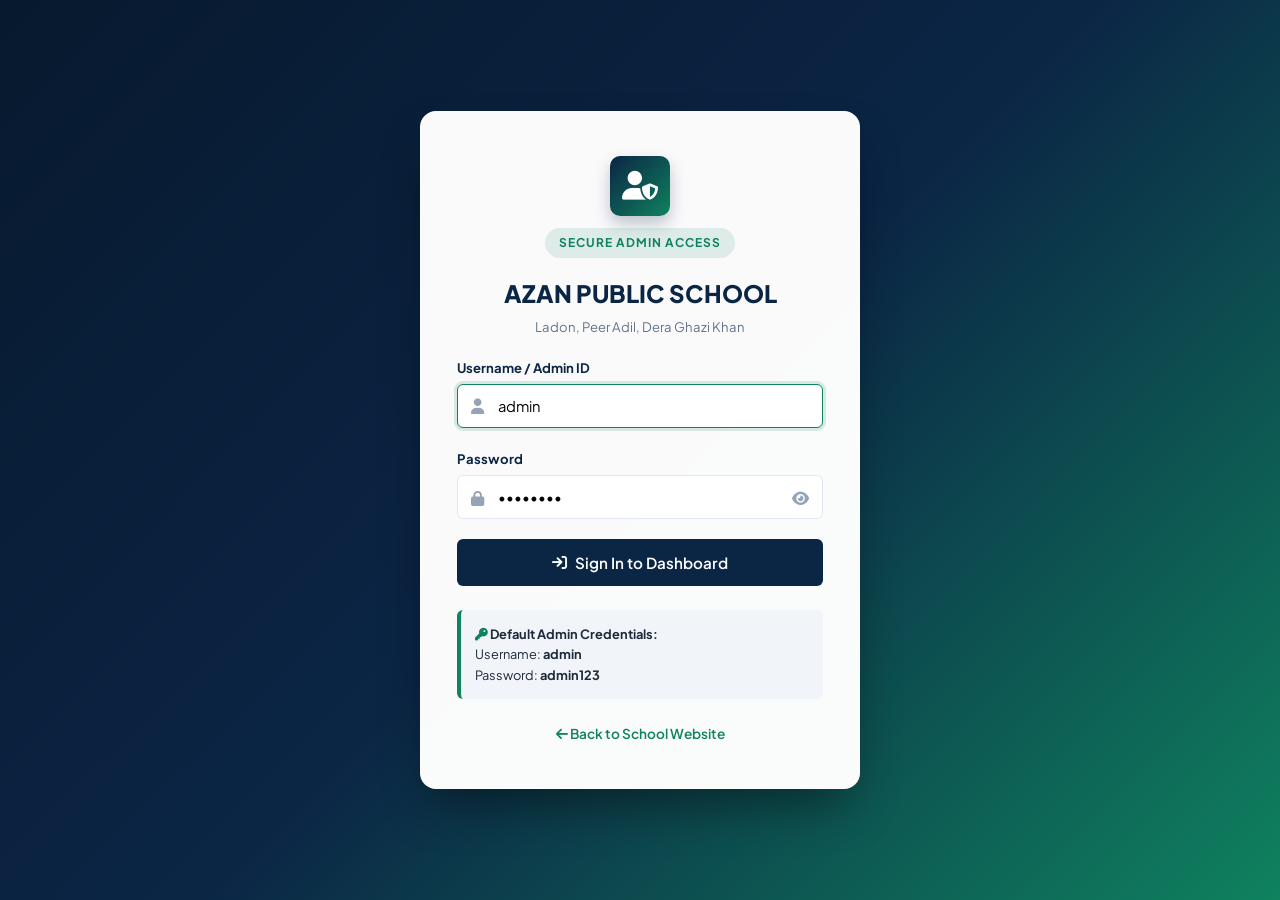
<file: admin-login.html>
<!DOCTYPE html>
<html lang="en">
<head>
  <meta charset="UTF-8">
  <meta name="viewport" content="width=device-width, initial-scale=1.0">
  <title>Admin Portal Login | Azan Public School</title>
  
  <link rel="preconnect" href="https://fonts.googleapis.com">
  <link rel="preconnect" href="https://fonts.gstatic.com" crossorigin>
  <link href="https://fonts.googleapis.com/css2?family=Plus+Jakarta+Sans:wght@400;500;600;700;800&display=swap" rel="stylesheet">
  <link rel="stylesheet" href="https://cdnjs.cloudflare.com/ajax/libs/font-awesome/6.5.1/css/all.min.css">
  
  <link rel="stylesheet" href="assets/css/style.css">
  <link rel="stylesheet" href="assets/css/mobile.css">
  <style>
    body {
      background: linear-gradient(135deg, #07192e 0%, #0b2545 50%, #0f825e 100%);
      min-height: 100vh;
      display: flex;
      flex-direction: column;
      justify-content: center;
      align-items: center;
      padding: 1.5rem;
    }
    .admin-login-card {
      background: rgba(255, 255, 255, 0.98);
      border-radius: var(--radius-lg);
      padding: 2.75rem 2.25rem;
      width: 100%;
      max-width: 440px;
      box-shadow: 0 25px 50px -12px rgba(0, 0, 0, 0.45);
      border: 1px solid rgba(255, 255, 255, 0.2);
      text-align: center;
      position: relative;
    }
    .admin-badge {
      display: inline-block;
      background: rgba(15, 130, 94, 0.12);
      color: var(--secondary);
      font-size: 0.75rem;
      font-weight: 700;
      text-transform: uppercase;
      letter-spacing: 1px;
      padding: 0.35rem 0.9rem;
      border-radius: var(--radius-full);
      margin-bottom: 1rem;
    }
    .login-input-group {
      position: relative;
      margin-bottom: 1.25rem;
      text-align: left;
    }
    .login-input-group label {
      display: block;
      font-size: 0.82rem;
      font-weight: 700;
      color: var(--primary);
      margin-bottom: 0.4rem;
    }
    .login-input-group input {
      width: 100%;
      padding: 0.75rem 1rem 0.75rem 2.5rem;
      border: 1.5px solid var(--border-color);
      border-radius: var(--radius-sm);
      font-size: 0.92rem;
      transition: var(--transition);
    }
    .login-input-group input:focus {
      outline: none;
      border-color: var(--secondary);
      box-shadow: 0 0 0 3px rgba(15, 130, 94, 0.15);
    }
    .login-icon {
      position: absolute;
      left: 0.9rem;
      bottom: 0.85rem;
      color: var(--text-light);
      font-size: 0.95rem;
    }
    .toggle-pwd {
      position: absolute;
      right: 0.9rem;
      bottom: 0.85rem;
      color: var(--text-light);
      cursor: pointer;
      font-size: 0.95rem;
    }
    .demo-credentials {
      background: #f1f5f9;
      border-left: 4px solid var(--secondary);
      padding: 0.85rem;
      border-radius: 6px;
      font-size: 0.8rem;
      color: var(--text-main);
      text-align: left;
      margin-top: 1.5rem;
    }
  </style>
</head>
<body>

  <div class="admin-login-card">
    <div style="margin-bottom: 1.25rem;">
      <div style="width: 60px; height: 60px; background: linear-gradient(135deg, var(--primary) 0%, var(--secondary) 100%); color: #fff; border-radius: var(--radius-md); display: flex; align-items: center; justify-content: center; font-size: 1.8rem; margin: 0 auto 0.75rem auto; box-shadow: 0 8px 16px rgba(11,37,69,0.25);">
        <i class="fa-solid fa-user-shield"></i>
      </div>
      <span class="admin-badge">Secure Admin Access</span>
      <h2 style="font-size: 1.5rem; font-weight: 800; color: var(--primary); margin: 0;">AZAN PUBLIC SCHOOL</h2>
      <p style="font-size: 0.82rem; color: var(--text-muted); margin-top: 0.2rem;">Ladon, Peer Adil, Dera Ghazi Khan</p>
    </div>

    <form id="adminLoginForm">
      <div id="loginErrorMsg" style="display: none; background: #fee2e2; border: 1px solid #fca5a5; color: #991b1b; padding: 0.65rem; border-radius: 6px; font-size: 0.82rem; margin-bottom: 1.25rem; font-weight: 600;">
        <i class="fa-solid fa-triangle-exclamation"></i> Incorrect username or password.
      </div>

      <div class="login-input-group">
        <label>Username / Admin ID</label>
        <i class="fa-solid fa-user login-icon"></i>
        <input type="text" id="adminUser" placeholder="Enter username" required autofocus value="admin">
      </div>

      <div class="login-input-group">
        <label>Password</label>
        <i class="fa-solid fa-lock login-icon"></i>
        <input type="password" id="adminPass" placeholder="Enter password" required value="admin123">
        <i class="fa-solid fa-eye toggle-pwd" id="togglePasswordBtn"></i>
      </div>

      <button type="submit" class="btn btn-primary" style="width: 100%; padding: 0.8rem; font-size: 0.95rem;">
        <i class="fa-solid fa-arrow-right-to-bracket"></i> Sign In to Dashboard
      </button>

      <div class="demo-credentials">
        <strong><i class="fa-solid fa-key" style="color: var(--secondary);"></i> Default Admin Credentials:</strong><br>
        <span>Username: <strong>admin</strong></span><br>
        <span>Password: <strong>admin123</strong></span>
      </div>

      <div style="margin-top: 1.5rem; font-size: 0.85rem;">
        <a href="index.html" style="color: var(--secondary); font-weight: 600; text-decoration: none;">
          <i class="fa-solid fa-arrow-left"></i> Back to School Website
        </a>
      </div>
    </form>
  </div>

  <script src="assets/js/db.js"></script>
  <script>
    // Check if already logged in
    if (APS_DB.getCurrentUser()) {
      window.location.href = 'admin-dashboard.html';
    }

    // Toggle Password
    const pwdInput = document.getElementById('adminPass');
    const toggleBtn = document.getElementById('togglePasswordBtn');
    toggleBtn.addEventListener('click', () => {
      if (pwdInput.type === 'password') {
        pwdInput.type = 'text';
        toggleBtn.classList.remove('fa-eye');
        toggleBtn.classList.add('fa-eye-slash');
      } else {
        pwdInput.type = 'password';
        toggleBtn.classList.remove('fa-eye-slash');
        toggleBtn.classList.add('fa-eye');
      }
    });

    // Form Submit
    const loginForm = document.getElementById('adminLoginForm');
    const errorMsg = document.getElementById('loginErrorMsg');

    loginForm.addEventListener('submit', (e) => {
      e.preventDefault();
      const user = document.getElementById('adminUser').value.trim();
      const pass = document.getElementById('adminPass').value.trim();

      if (APS_DB.login(user, pass)) {
        window.location.href = 'admin-dashboard.html';
      } else {
        errorMsg.style.display = 'block';
      }
    });
  </script>
</body>
</html>
</file>
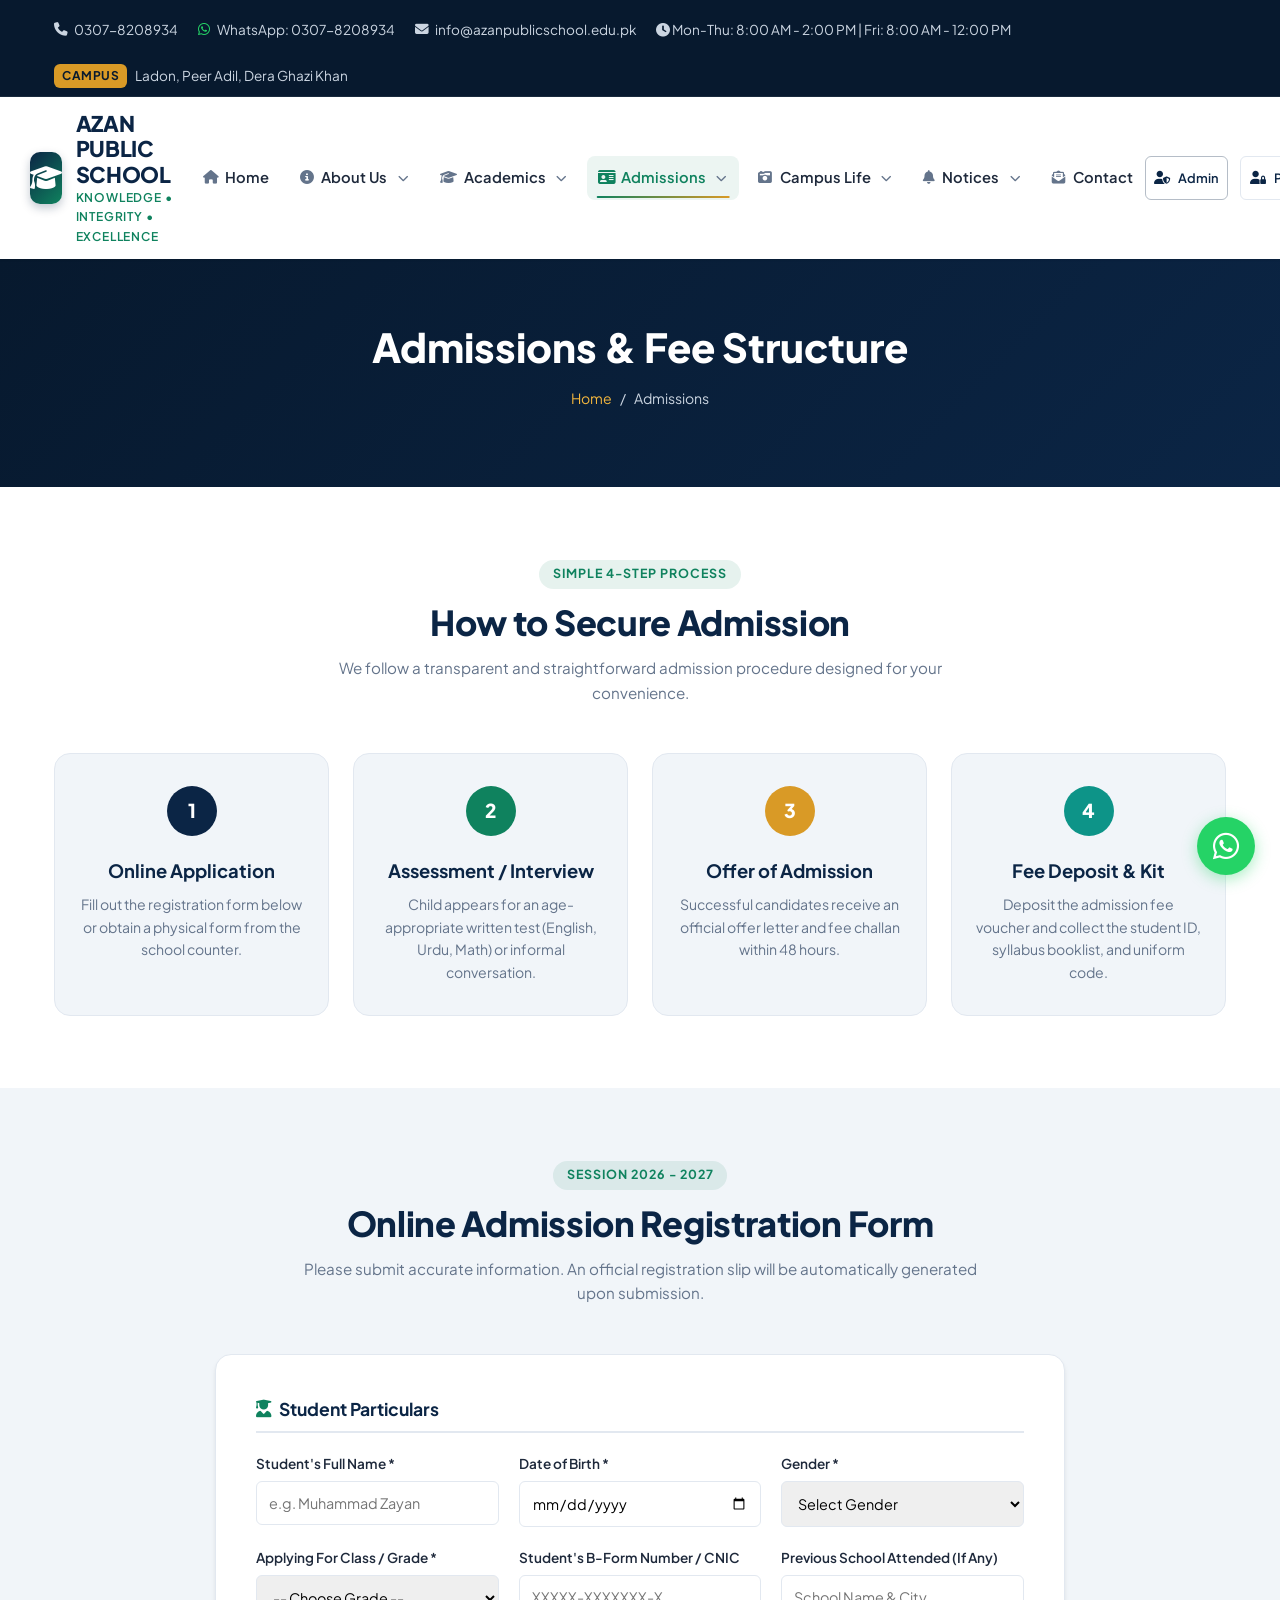
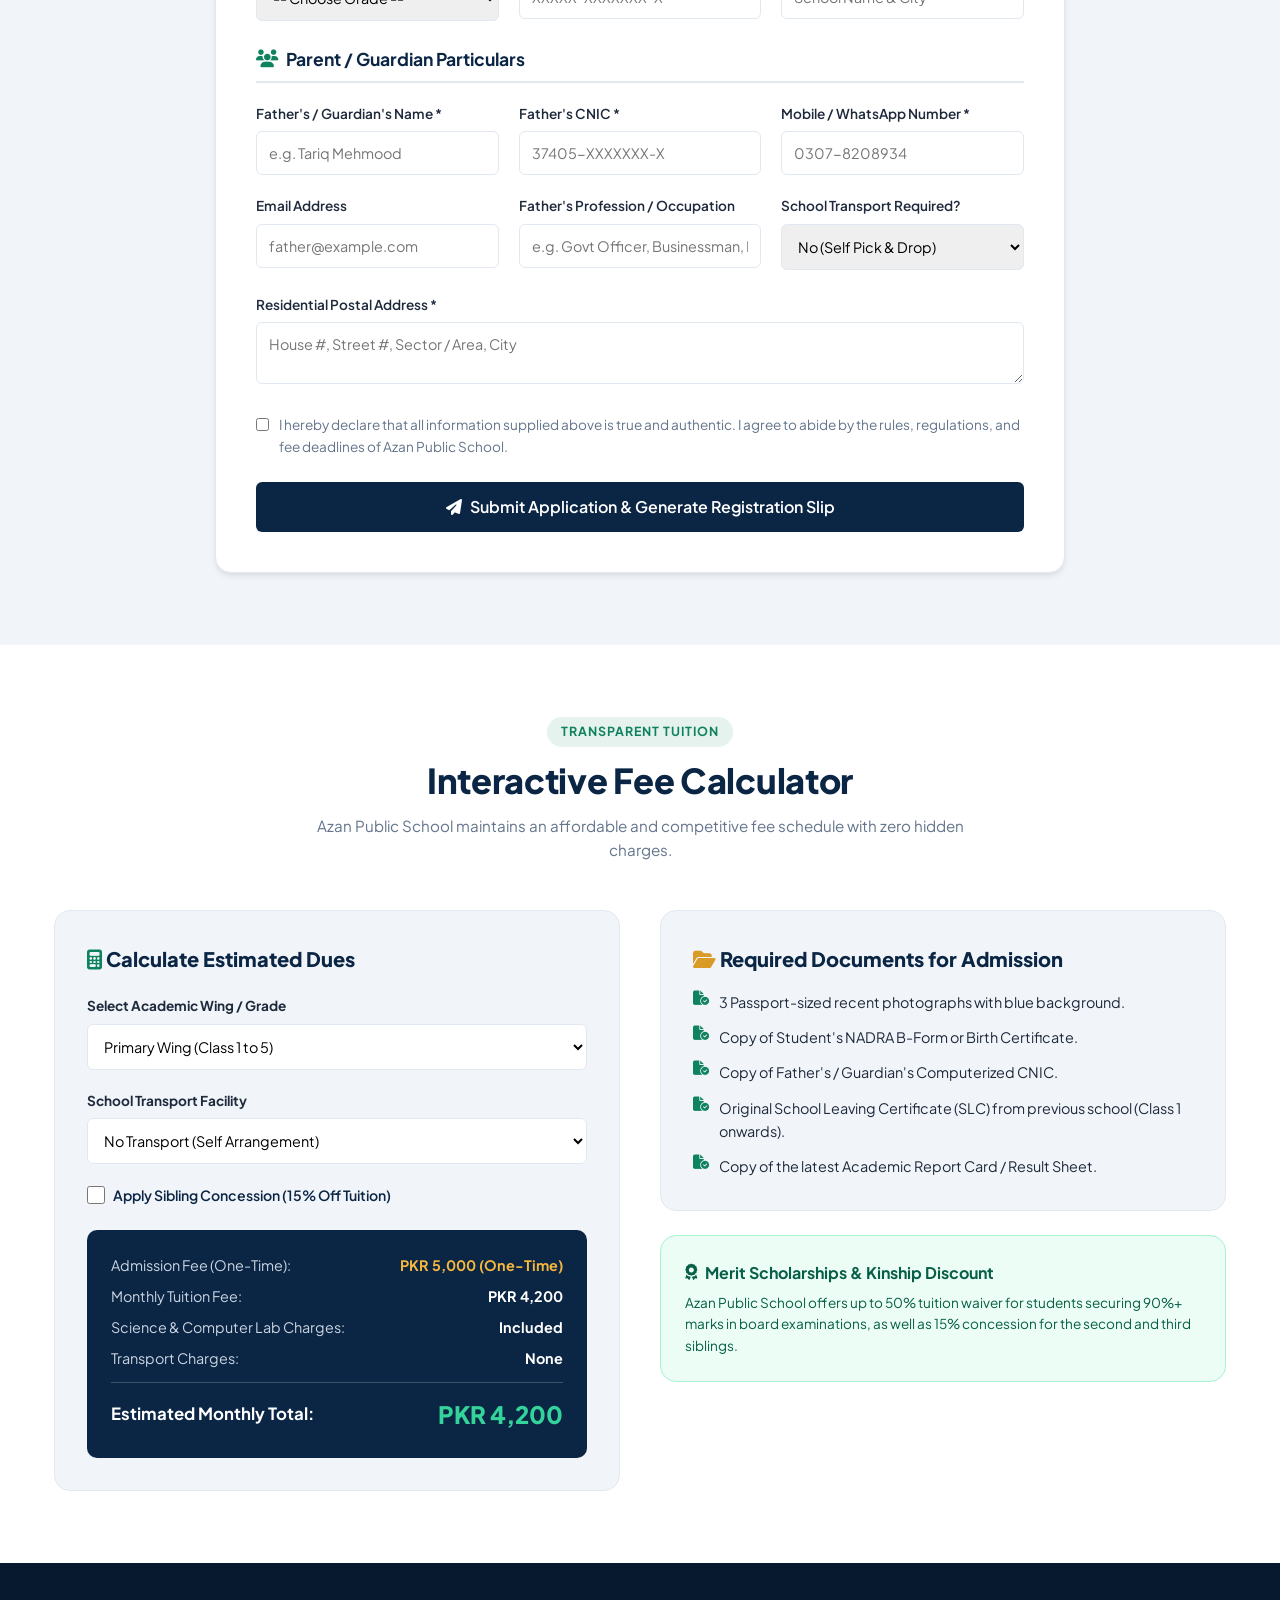
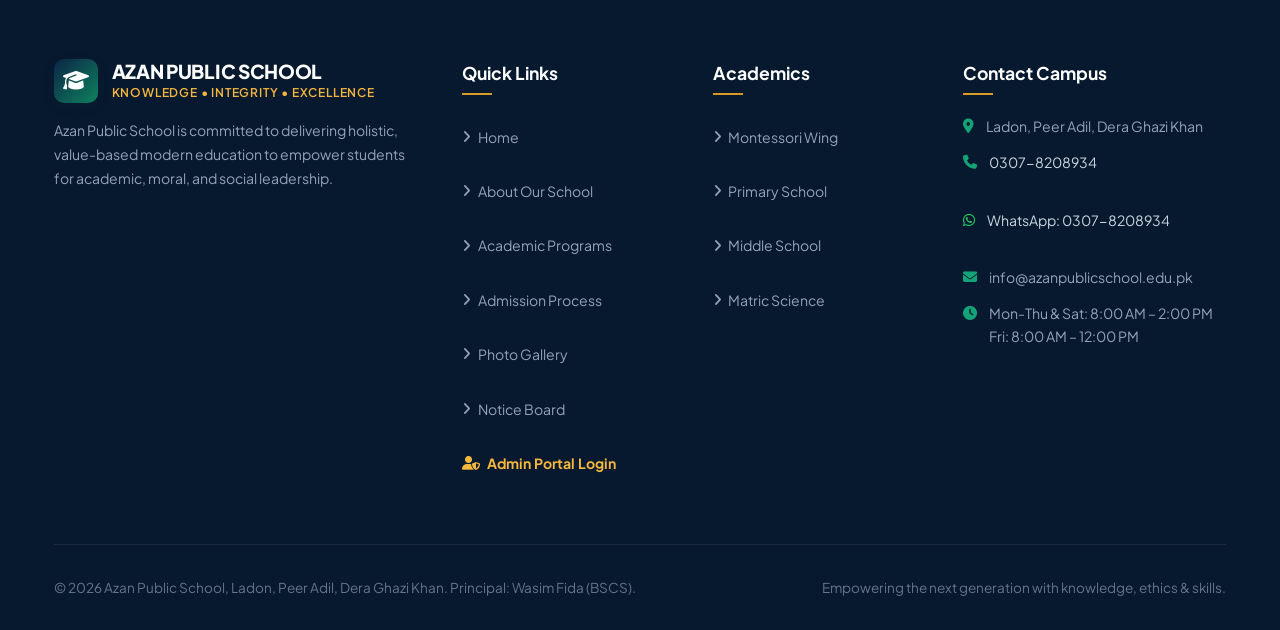
<file: admissions.html>
<!DOCTYPE html>
<html lang="en">
<head>
  <meta charset="UTF-8">
  <meta name="viewport" content="width=device-width, initial-scale=1.0">
  <title>Admissions & Fee Structure 2026-2027 | Azan Public School</title>
  <meta name="description" content="Apply for admission online at Azan Public School. Complete registration form, view fee structure, and calculate monthly fees.">
  
  <link rel="preconnect" href="https://fonts.googleapis.com">
  <link rel="preconnect" href="https://fonts.gstatic.com" crossorigin>
  <link href="https://fonts.googleapis.com/css2?family=Plus+Jakarta+Sans:wght@400;500;600;700;800&display=swap" rel="stylesheet">
  <link rel="stylesheet" href="https://cdnjs.cloudflare.com/ajax/libs/font-awesome/6.5.1/css/all.min.css">
  
  <link rel="stylesheet" href="assets/css/style.css">
  <link rel="stylesheet" href="assets/css/mobile.css">
</head>
<body>

  <!-- TOP BAR -->
  <div class="top-bar">
    <div class="container top-bar-inner">
      <div class="top-contact-info">
        <a href="tel:03078208934"><i class="fa-solid fa-phone"></i> 0307-8208934</a>
        <a href="https://wa.me/923078208934" target="_blank"><i class="fa-brands fa-whatsapp" style="color: #25d366;"></i> WhatsApp: 0307-8208934</a>
        <a href="mailto:info@azanpublicschool.edu.pk"><i class="fa-solid fa-envelope"></i> info@azanpublicschool.edu.pk</a>
        <span><i class="fa-solid fa-clock"></i> Mon-Thu: 8:00 AM - 2:00 PM | Fri: 8:00 AM - 12:00 PM</span>
      </div>
      <div class="top-announcement-ticker">
        <span class="ticker-badge">Campus</span>
        <span>Ladon, Peer Adil, Dera Ghazi Khan</span>
      </div>
    </div>
  </div>

  <!-- HEADER -->
  <header class="main-header">
    <div class="container header-wrapper">
      <a href="index.html" class="brand-logo">
        <div class="logo-icon">
          <i class="fa-solid fa-graduation-cap"></i>
        </div>
        <div class="logo-text">
          <h1>AZAN PUBLIC SCHOOL</h1>
          <span>Knowledge &bull; Integrity &bull; Excellence</span>
        </div>
      </a>

      <nav class="main-nav">
        <ul class="nav-links">
          <!-- Home -->
          <li>
            <a href="index.html" class="nav-link-item">
              <i class="fa-solid fa-house nav-item-icon"></i>
              <span>Home</span>
            </a>
          </li>

          <!-- About Us Dropdown -->
          <li class="has-dropdown">
            <a href="about.html" class="nav-link-item dropdown-toggle">
              <i class="fa-solid fa-circle-info nav-item-icon"></i>
              <span>About Us</span>
              <i class="fa-solid fa-chevron-down nav-chevron"></i>
            </a>
            <div class="dropdown-menu">
              <div class="dropdown-menu-inner">
                <a href="about.html#overview" class="dropdown-item">
                  <div class="dropdown-icon"><i class="fa-solid fa-school"></i></div>
                  <div class="dropdown-text">
                    <span class="dropdown-title">Our School Legacy</span>
                    <span class="dropdown-desc">Established in 2008 in Peer Adil</span>
                  </div>
                  <i class="fa-solid fa-arrow-right dropdown-arrow"></i>
                </a>
                <a href="about.html#vision" class="dropdown-item">
                  <div class="dropdown-icon"><i class="fa-solid fa-bullseye"></i></div>
                  <div class="dropdown-text">
                    <span class="dropdown-title">Vision, Mission &amp; Values</span>
                    <span class="dropdown-desc">Commitment to excellence &amp; morals</span>
                  </div>
                  <i class="fa-solid fa-arrow-right dropdown-arrow"></i>
                </a>
                <a href="index.html#principal" class="dropdown-item">
                  <div class="dropdown-icon"><i class="fa-solid fa-user-tie"></i></div>
                  <div class="dropdown-text">
                    <span class="dropdown-title">Principal's Message</span>
                    <span class="dropdown-desc">Leadership by Wasim Fida (BSCS)</span>
                  </div>
                  <i class="fa-solid fa-arrow-right dropdown-arrow"></i>
                </a>
                <a href="about.html#facilities" class="dropdown-item">
                  <div class="dropdown-icon"><i class="fa-solid fa-building-columns"></i></div>
                  <div class="dropdown-text">
                    <span class="dropdown-title">Campus Facilities</span>
                    <span class="dropdown-desc">Science, IT labs &amp; library</span>
                  </div>
                  <i class="fa-solid fa-arrow-right dropdown-arrow"></i>
                </a>
              </div>
            </div>
          </li>

          <!-- Academics Dropdown -->
          <li class="has-dropdown">
            <a href="academics.html" class="nav-link-item dropdown-toggle">
              <i class="fa-solid fa-graduation-cap nav-item-icon"></i>
              <span>Academics</span>
              <i class="fa-solid fa-chevron-down nav-chevron"></i>
            </a>
            <div class="dropdown-menu">
              <div class="dropdown-menu-inner">
                <a href="academics.html#montessori" class="dropdown-item">
                  <div class="dropdown-icon"><i class="fa-solid fa-shapes"></i></div>
                  <div class="dropdown-text">
                    <span class="dropdown-title">Montessori Wing</span>
                    <span class="dropdown-desc">Ages 3-5: Playgroup, Nursery, Prep</span>
                  </div>
                  <i class="fa-solid fa-arrow-right dropdown-arrow"></i>
                </a>
                <a href="academics.html#primary" class="dropdown-item">
                  <div class="dropdown-icon"><i class="fa-solid fa-book-open"></i></div>
                  <div class="dropdown-text">
                    <span class="dropdown-title">Primary Wing</span>
                    <span class="dropdown-desc">Class 1 to 5: Solid conceptual base</span>
                  </div>
                  <i class="fa-solid fa-arrow-right dropdown-arrow"></i>
                </a>
                <a href="academics.html#middle" class="dropdown-item">
                  <div class="dropdown-icon"><i class="fa-solid fa-atom"></i></div>
                  <div class="dropdown-text">
                    <span class="dropdown-title">Middle School Wing</span>
                    <span class="dropdown-desc">Class 6 to 8: Analytical skills &amp; STEM</span>
                  </div>
                  <i class="fa-solid fa-arrow-right dropdown-arrow"></i>
                </a>
                <a href="academics.html#secondary" class="dropdown-item">
                  <div class="dropdown-icon"><i class="fa-solid fa-award"></i></div>
                  <div class="dropdown-text">
                    <span class="dropdown-title">Secondary &amp; Matric (BISE)</span>
                    <span class="dropdown-desc">Class 9-10: Biology &amp; Computer Science</span>
                  </div>
                  <i class="fa-solid fa-arrow-right dropdown-arrow"></i>
                </a>
                <a href="academics.html#clubs" class="dropdown-item">
                  <div class="dropdown-icon"><i class="fa-solid fa-masks-theater"></i></div>
                  <div class="dropdown-text">
                    <span class="dropdown-title">Clubs &amp; Societies</span>
                    <span class="dropdown-desc">Debates, STEM, arts &amp; robotics</span>
                  </div>
                  <i class="fa-solid fa-arrow-right dropdown-arrow"></i>
                </a>
              </div>
            </div>
          </li>

          <!-- Admissions Dropdown -->
          <li class="has-dropdown">
            <a href="admissions.html" class="nav-link-item dropdown-toggle active">
              <i class="fa-solid fa-id-card nav-item-icon"></i>
              <span>Admissions</span>
              <i class="fa-solid fa-chevron-down nav-chevron"></i>
            </a>
            <div class="dropdown-menu">
              <div class="dropdown-menu-inner">
                <a href="admissions.html#process" class="dropdown-item">
                  <div class="dropdown-icon"><i class="fa-solid fa-list-check"></i></div>
                  <div class="dropdown-text">
                    <span class="dropdown-title">Admission Process</span>
                    <span class="dropdown-desc">Simple 4-step enrolment criteria</span>
                  </div>
                  <i class="fa-solid fa-arrow-right dropdown-arrow"></i>
                </a>
                <a href="admissions.html#applyForm" class="dropdown-item">
                  <div class="dropdown-icon"><i class="fa-solid fa-file-signature"></i></div>
                  <div class="dropdown-text">
                    <span class="dropdown-title">Online Admission Form</span>
                    <span class="dropdown-desc">Instant online registration slip</span>
                  </div>
                  <i class="fa-solid fa-arrow-right dropdown-arrow"></i>
                </a>
                <a href="admissions.html#calculator" class="dropdown-item">
                  <div class="dropdown-icon"><i class="fa-solid fa-calculator"></i></div>
                  <div class="dropdown-text">
                    <span class="dropdown-title">Fee Calculator</span>
                    <span class="dropdown-desc">Estimate monthly dues &amp; sibling discount</span>
                  </div>
                  <i class="fa-solid fa-arrow-right dropdown-arrow"></i>
                </a>
                <a href="admissions.html#requirements" class="dropdown-item">
                  <div class="dropdown-icon"><i class="fa-solid fa-folder-open"></i></div>
                  <div class="dropdown-text">
                    <span class="dropdown-title">Required Documents</span>
                    <span class="dropdown-desc">Checklist for new candidates</span>
                  </div>
                  <i class="fa-solid fa-arrow-right dropdown-arrow"></i>
                </a>
              </div>
            </div>
          </li>

          <!-- Campus Life Dropdown -->
          <li class="has-dropdown">
            <a href="gallery.html" class="nav-link-item dropdown-toggle">
              <i class="fa-solid fa-camera-retro nav-item-icon"></i>
              <span>Campus Life</span>
              <i class="fa-solid fa-chevron-down nav-chevron"></i>
            </a>
            <div class="dropdown-menu dropdown-menu-right">
              <div class="dropdown-menu-inner">
                <a href="gallery.html#gallery" class="dropdown-item">
                  <div class="dropdown-icon"><i class="fa-solid fa-images"></i></div>
                  <div class="dropdown-text">
                    <span class="dropdown-title">Photo Gallery</span>
                    <span class="dropdown-desc">Campus moments &amp; facilities</span>
                  </div>
                  <i class="fa-solid fa-arrow-right dropdown-arrow"></i>
                </a>
                <a href="gallery.html#labs" class="dropdown-item">
                  <div class="dropdown-icon"><i class="fa-solid fa-flask-vial"></i></div>
                  <div class="dropdown-text">
                    <span class="dropdown-title">Science &amp; IT Labs</span>
                    <span class="dropdown-desc">Practical experiments &amp; coding</span>
                  </div>
                  <i class="fa-solid fa-arrow-right dropdown-arrow"></i>
                </a>
                <a href="gallery.html#sports" class="dropdown-item">
                  <div class="dropdown-icon"><i class="fa-solid fa-trophy"></i></div>
                  <div class="dropdown-text">
                    <span class="dropdown-title">Sports Gala &amp; Games</span>
                    <span class="dropdown-desc">Cricket, races &amp; athletics</span>
                  </div>
                  <i class="fa-solid fa-arrow-right dropdown-arrow"></i>
                </a>
                <a href="gallery.html#events" class="dropdown-item">
                  <div class="dropdown-icon"><i class="fa-solid fa-award"></i></div>
                  <div class="dropdown-text">
                    <span class="dropdown-title">Annual Ceremonies</span>
                    <span class="dropdown-desc">Prize distributions &amp; festivals</span>
                  </div>
                  <i class="fa-solid fa-arrow-right dropdown-arrow"></i>
                </a>
              </div>
            </div>
          </li>

          <!-- Notices Dropdown -->
          <li class="has-dropdown">
            <a href="notices.html" class="nav-link-item dropdown-toggle">
              <i class="fa-solid fa-bell nav-item-icon"></i>
              <span>Notices</span>
              <i class="fa-solid fa-chevron-down nav-chevron"></i>
            </a>
            <div class="dropdown-menu dropdown-menu-right">
              <div class="dropdown-menu-inner">
                <a href="notices.html#notices" class="dropdown-item">
                  <div class="dropdown-icon"><i class="fa-solid fa-bullhorn"></i></div>
                  <div class="dropdown-text">
                    <span class="dropdown-title">Latest Announcements</span>
                    <span class="dropdown-desc">Urgent alerts &amp; school circulars</span>
                  </div>
                  <i class="fa-solid fa-arrow-right dropdown-arrow"></i>
                </a>
                <a href="notices.html#downloads" class="dropdown-item">
                  <div class="dropdown-icon"><i class="fa-solid fa-cloud-arrow-down"></i></div>
                  <div class="dropdown-text">
                    <span class="dropdown-title">Downloads &amp; Date Sheet</span>
                    <span class="dropdown-desc">Exam dates, syllabus &amp; fee challan</span>
                  </div>
                  <i class="fa-solid fa-arrow-right dropdown-arrow"></i>
                </a>
              </div>
            </div>
          </li>

          <!-- Contact -->
          <li>
            <a href="contact.html" class="nav-link-item">
              <i class="fa-solid fa-envelope-open-text nav-item-icon"></i>
              <span>Contact</span>
            </a>
          </li>
        </ul>
      </nav>

      <div class="header-actions">
        <a href="admin-login.html" class="btn btn-outline btn-sm" title="Admin Admissions Database" style="border-color: rgba(11,37,69,0.3);">
          <i class="fa-solid fa-user-shield"></i> Admin
        </a>
        <button class="btn btn-outline btn-sm open-portal-modal">
          <i class="fa-solid fa-user-lock"></i> Portal
        </button>
        <a href="#applyForm" class="btn btn-secondary btn-sm">
          <i class="fa-solid fa-pen-to-square"></i> Apply Online
        </a>
      </div>

      <button class="mobile-nav-toggle" aria-label="Toggle navigation">
        <i class="fa-solid fa-bars"></i>
      </button>
    </div>
  </header>

  <!-- PAGE HERO -->
  <section class="page-hero">
    <div class="container">
      <h1>Admissions &amp; Fee Structure</h1>
      <div class="breadcrumb-trail">
        <a href="index.html">Home</a>
        <span>/</span>
        <span>Admissions</span>
      </div>
    </div>
  </section>

  <!-- ADMISSION PROCESS STEPS -->
  <section id="process" class="section section-white" style="scroll-margin-top: 80px;">
    <div class="container">
      <div class="section-header">
        <span class="section-badge">Simple 4-Step Process</span>
        <h2 class="section-title">How to Secure Admission</h2>
        <p class="section-subtitle">We follow a transparent and straightforward admission procedure designed for your convenience.</p>
      </div>

      <div style="display: grid; grid-template-columns: repeat(auto-fit, minmax(240px, 1fr)); gap: 1.5rem; text-align: center;">
        <div style="background: var(--bg-surface); padding: 2rem 1.5rem; border-radius: var(--radius-lg); border: 1px solid var(--border-color); position: relative;">
          <div style="width: 50px; height: 50px; background: var(--primary); color: #fff; border-radius: 50%; display: flex; align-items: center; justify-content: center; font-weight: 800; font-size: 1.2rem; margin: 0 auto 1.25rem auto;">1</div>
          <h3 style="font-size: 1.15rem; font-weight: 700; color: var(--primary); margin-bottom: 0.5rem;">Online Application</h3>
          <p style="font-size: 0.88rem; color: var(--text-muted);">Fill out the registration form below or obtain a physical form from the school counter.</p>
        </div>

        <div style="background: var(--bg-surface); padding: 2rem 1.5rem; border-radius: var(--radius-lg); border: 1px solid var(--border-color); position: relative;">
          <div style="width: 50px; height: 50px; background: var(--secondary); color: #fff; border-radius: 50%; display: flex; align-items: center; justify-content: center; font-weight: 800; font-size: 1.2rem; margin: 0 auto 1.25rem auto;">2</div>
          <h3 style="font-size: 1.15rem; font-weight: 700; color: var(--primary); margin-bottom: 0.5rem;">Assessment / Interview</h3>
          <p style="font-size: 0.88rem; color: var(--text-muted);">Child appears for an age-appropriate written test (English, Urdu, Math) or informal conversation.</p>
        </div>

        <div style="background: var(--bg-surface); padding: 2rem 1.5rem; border-radius: var(--radius-lg); border: 1px solid var(--border-color); position: relative;">
          <div style="width: 50px; height: 50px; background: var(--accent); color: #fff; border-radius: 50%; display: flex; align-items: center; justify-content: center; font-weight: 800; font-size: 1.2rem; margin: 0 auto 1.25rem auto;">3</div>
          <h3 style="font-size: 1.15rem; font-weight: 700; color: var(--primary); margin-bottom: 0.5rem;">Offer of Admission</h3>
          <p style="font-size: 0.88rem; color: var(--text-muted);">Successful candidates receive an official offer letter and fee challan within 48 hours.</p>
        </div>

        <div style="background: var(--bg-surface); padding: 2rem 1.5rem; border-radius: var(--radius-lg); border: 1px solid var(--border-color); position: relative;">
          <div style="width: 50px; height: 50px; background: #0d9488; color: #fff; border-radius: 50%; display: flex; align-items: center; justify-content: center; font-weight: 800; font-size: 1.2rem; margin: 0 auto 1.25rem auto;">4</div>
          <h3 style="font-size: 1.15rem; font-weight: 700; color: var(--primary); margin-bottom: 0.5rem;">Fee Deposit &amp; Kit</h3>
          <p style="font-size: 0.88rem; color: var(--text-muted);">Deposit the admission fee voucher and collect the student ID, syllabus booklist, and uniform code.</p>
        </div>
      </div>
    </div>
  </section>

  <!-- ONLINE ADMISSION APPLICATION FORM -->
  <section id="applyForm" class="section section-light" style="scroll-margin-top: 80px;">
    <div class="container">
      <div class="section-header">
        <span class="section-badge">Session 2026 - 2027</span>
        <h2 class="section-title">Online Admission Registration Form</h2>
        <p class="section-subtitle">Please submit accurate information. An official registration slip will be automatically generated upon submission.</p>
      </div>

      <div style="max-width: 850px; margin: 0 auto; background: var(--bg-white); padding: 2.5rem; border-radius: var(--radius-lg); box-shadow: var(--shadow-md); border: 1px solid var(--border-color);">
        <form id="onlineAdmissionForm">
          
          <!-- Student Info Header -->
          <h4 style="font-size: 1.1rem; color: var(--primary); border-bottom: 2px solid var(--border-color); padding-bottom: 0.5rem; margin-bottom: 1.25rem; display: flex; align-items: center; gap: 0.5rem;">
            <i class="fa-solid fa-user-graduate" style="color: var(--secondary);"></i> Student Particulars
          </h4>

          <div style="display: grid; grid-template-columns: repeat(auto-fit, minmax(240px, 1fr)); gap: 1.25rem; margin-bottom: 1.5rem;">
            <div>
              <label style="display: block; font-size: 0.85rem; font-weight: 600; margin-bottom: 0.4rem;">Student's Full Name *</label>
              <input type="text" name="studentName" required placeholder="e.g. Muhammad Zayan" style="width: 100%; padding: 0.75rem; border: 1px solid var(--border-color); border-radius: var(--radius-sm); font-size: 0.9rem;">
            </div>

            <div>
              <label style="display: block; font-size: 0.85rem; font-weight: 600; margin-bottom: 0.4rem;">Date of Birth *</label>
              <input type="date" name="dob" required style="width: 100%; padding: 0.75rem; border: 1px solid var(--border-color); border-radius: var(--radius-sm); font-size: 0.9rem;">
            </div>

            <div>
              <label style="display: block; font-size: 0.85rem; font-weight: 600; margin-bottom: 0.4rem;">Gender *</label>
              <select name="gender" required style="width: 100%; padding: 0.75rem; border: 1px solid var(--border-color); border-radius: var(--radius-sm); font-size: 0.9rem;">
                <option value="">Select Gender</option>
                <option value="Male">Male</option>
                <option value="Female">Female</option>
              </select>
            </div>

            <div>
              <label style="display: block; font-size: 0.85rem; font-weight: 600; margin-bottom: 0.4rem;">Applying For Class / Grade *</label>
              <select name="grade" required style="width: 100%; padding: 0.75rem; border: 1px solid var(--border-color); border-radius: var(--radius-sm); font-size: 0.9rem;">
                <option value="">-- Choose Grade --</option>
                <option value="Playgroup">Playgroup</option>
                <option value="Nursery">Nursery</option>
                <option value="Prep (KG)">Prep (KG)</option>
                <option value="Class 1">Class 1</option>
                <option value="Class 2">Class 2</option>
                <option value="Class 3">Class 3</option>
                <option value="Class 4">Class 4</option>
                <option value="Class 5">Class 5</option>
                <option value="Class 6">Class 6</option>
                <option value="Class 7">Class 7</option>
                <option value="Class 8">Class 8</option>
                <option value="Class 9 (Matric Science)">Class 9 (Matric Science - Bio)</option>
                <option value="Class 9 (Matric Computer)">Class 9 (Matric Science - CS)</option>
                <option value="Class 10 (Matriculation)">Class 10 (Matriculation)</option>
                <option value="Cambridge O-Level">Cambridge O-Levels</option>
              </select>
            </div>

            <div>
              <label style="display: block; font-size: 0.85rem; font-weight: 600; margin-bottom: 0.4rem;">Student's B-Form Number / CNIC</label>
              <input type="text" name="bform" placeholder="XXXXX-XXXXXXX-X" style="width: 100%; padding: 0.75rem; border: 1px solid var(--border-color); border-radius: var(--radius-sm); font-size: 0.9rem;">
            </div>

            <div>
              <label style="display: block; font-size: 0.85rem; font-weight: 600; margin-bottom: 0.4rem;">Previous School Attended (If Any)</label>
              <input type="text" name="prevSchool" placeholder="School Name & City" style="width: 100%; padding: 0.75rem; border: 1px solid var(--border-color); border-radius: var(--radius-sm); font-size: 0.9rem;">
            </div>
          </div>

          <!-- Parent / Guardian Particulars -->
          <h4 style="font-size: 1.1rem; color: var(--primary); border-bottom: 2px solid var(--border-color); padding-bottom: 0.5rem; margin-bottom: 1.25rem; display: flex; align-items: center; gap: 0.5rem;">
            <i class="fa-solid fa-users" style="color: var(--secondary);"></i> Parent / Guardian Particulars
          </h4>

          <div style="display: grid; grid-template-columns: repeat(auto-fit, minmax(240px, 1fr)); gap: 1.25rem; margin-bottom: 1.5rem;">
            <div>
              <label style="display: block; font-size: 0.85rem; font-weight: 600; margin-bottom: 0.4rem;">Father's / Guardian's Name *</label>
              <input type="text" name="fatherName" required placeholder="e.g. Tariq Mehmood" style="width: 100%; padding: 0.75rem; border: 1px solid var(--border-color); border-radius: var(--radius-sm); font-size: 0.9rem;">
            </div>

            <div>
              <label style="display: block; font-size: 0.85rem; font-weight: 600; margin-bottom: 0.4rem;">Father's CNIC *</label>
              <input type="text" name="fatherCnic" required placeholder="37405-XXXXXXX-X" style="width: 100%; padding: 0.75rem; border: 1px solid var(--border-color); border-radius: var(--radius-sm); font-size: 0.9rem;">
            </div>

            <div>
              <label style="display: block; font-size: 0.85rem; font-weight: 600; margin-bottom: 0.4rem;">Mobile / WhatsApp Number *</label>
              <input type="tel" name="phone" required placeholder="0307-8208934" style="width: 100%; padding: 0.75rem; border: 1px solid var(--border-color); border-radius: var(--radius-sm); font-size: 0.9rem;">
            </div>

            <div>
              <label style="display: block; font-size: 0.85rem; font-weight: 600; margin-bottom: 0.4rem;">Email Address</label>
              <input type="email" name="email" placeholder="father@example.com" style="width: 100%; padding: 0.75rem; border: 1px solid var(--border-color); border-radius: var(--radius-sm); font-size: 0.9rem;">
            </div>

            <div>
              <label style="display: block; font-size: 0.85rem; font-weight: 600; margin-bottom: 0.4rem;">Father's Profession / Occupation</label>
              <input type="text" name="occupation" placeholder="e.g. Govt Officer, Businessman, Engineer" style="width: 100%; padding: 0.75rem; border: 1px solid var(--border-color); border-radius: var(--radius-sm); font-size: 0.9rem;">
            </div>

            <div>
              <label style="display: block; font-size: 0.85rem; font-weight: 600; margin-bottom: 0.4rem;">School Transport Required?</label>
              <select name="transport" style="width: 100%; padding: 0.75rem; border: 1px solid var(--border-color); border-radius: var(--radius-sm); font-size: 0.9rem;">
                <option value="No">No (Self Pick & Drop)</option>
                <option value="Yes">Yes (School Van Service)</option>
              </select>
            </div>
          </div>

          <div style="margin-bottom: 1.5rem;">
            <label style="display: block; font-size: 0.85rem; font-weight: 600; margin-bottom: 0.4rem;">Residential Postal Address *</label>
            <textarea name="address" required rows="2" placeholder="House #, Street #, Sector / Area, City" style="width: 100%; padding: 0.75rem; border: 1px solid var(--border-color); border-radius: var(--radius-sm); font-size: 0.9rem;"></textarea>
          </div>

          <div style="margin-bottom: 1.5rem; display: flex; align-items: flex-start; gap: 0.6rem;">
            <input type="checkbox" required id="declaration" style="margin-top: 0.25rem;">
            <label for="declaration" style="font-size: 0.85rem; color: var(--text-muted);">
              I hereby declare that all information supplied above is true and authentic. I agree to abide by the rules, regulations, and fee deadlines of Azan Public School.
            </label>
          </div>

          <button type="submit" class="btn btn-primary btn-lg" style="width: 100%;">
            <i class="fa-solid fa-paper-plane"></i> Submit Application &amp; Generate Registration Slip
          </button>
        </form>
      </div>
    </div>
  </section>

  <!-- INTERACTIVE FEE CALCULATOR & STRUCTURE -->
  <section id="calculator" class="section section-white" style="scroll-margin-top: 80px;">
    <div class="container">
      <div class="section-header">
        <span class="section-badge">Transparent Tuition</span>
        <h2 class="section-title">Interactive Fee Calculator</h2>
        <p class="section-subtitle">Azan Public School maintains an affordable and competitive fee schedule with zero hidden charges.</p>
      </div>

      <div style="display: grid; grid-template-columns: 1fr 1fr; gap: 2.5rem; align-items: flex-start;">
        
        <!-- Calculator Controls -->
        <div style="background: var(--bg-surface); padding: 2rem; border-radius: var(--radius-lg); border: 1px solid var(--border-color);">
          <h3 style="font-size: 1.25rem; font-weight: 800; color: var(--primary); margin-bottom: 1.25rem;">
            <i class="fa-solid fa-calculator" style="color: var(--secondary);"></i> Calculate Estimated Dues
          </h3>

          <div style="margin-bottom: 1.25rem;">
            <label style="display: block; font-size: 0.85rem; font-weight: 700; margin-bottom: 0.4rem;">Select Academic Wing / Grade</label>
            <select id="calcGrade" style="width: 100%; padding: 0.75rem; border: 1px solid var(--border-color); border-radius: var(--radius-sm); font-size: 0.9rem; background: #fff;">
              <option value="playgroup">Montessori (Playgroup, Nursery, Prep)</option>
              <option value="primary" selected>Primary Wing (Class 1 to 5)</option>
              <option value="middle">Middle School (Class 6 to 8)</option>
              <option value="matric">Secondary / Matriculation (Class 9 & 10)</option>
              <option value="olevels">Cambridge O-Levels</option>
            </select>
          </div>

          <div style="margin-bottom: 1.25rem;">
            <label style="display: block; font-size: 0.85rem; font-weight: 700; margin-bottom: 0.4rem;">School Transport Facility</label>
            <select id="calcTransport" style="width: 100%; padding: 0.75rem; border: 1px solid var(--border-color); border-radius: var(--radius-sm); font-size: 0.9rem; background: #fff;">
              <option value="0">No Transport (Self Arrangement)</option>
              <option value="1500">Zone 1: Within 3 km (PKR 1,500 / month)</option>
              <option value="2200">Zone 2: 3 to 7 km (PKR 2,200 / month)</option>
              <option value="3000">Zone 3: 7 to 12 km (PKR 3,000 / month)</option>
            </select>
          </div>

          <div style="margin-bottom: 1.5rem; display: flex; align-items: center; gap: 0.5rem;">
            <input type="checkbox" id="calcDiscount" style="width: 18px; height: 18px;">
            <label for="calcDiscount" style="font-size: 0.88rem; font-weight: 600; color: var(--primary);">
              Apply Sibling Concession (15% Off Tuition)
            </label>
          </div>

          <!-- Calculated Output Card -->
          <div style="background: var(--primary); color: #fff; padding: 1.5rem; border-radius: var(--radius-md);">
            <div style="display: flex; justify-content: space-between; margin-bottom: 0.5rem; font-size: 0.9rem; color: #cbd5e1;">
              <span>Admission Fee (One-Time):</span>
              <strong id="calcAdmFee" style="color: var(--accent-light);">PKR 5,000</strong>
            </div>
            <div style="display: flex; justify-content: space-between; margin-bottom: 0.5rem; font-size: 0.9rem; color: #cbd5e1;">
              <span>Monthly Tuition Fee:</span>
              <strong id="calcTuitionFee" style="color: #fff;">PKR 4,200</strong>
            </div>
            <div style="display: flex; justify-content: space-between; margin-bottom: 0.5rem; font-size: 0.9rem; color: #cbd5e1;">
              <span>Science & Computer Lab Charges:</span>
              <strong id="calcLabFee" style="color: #fff;">Included</strong>
            </div>
            <div style="display: flex; justify-content: space-between; margin-bottom: 0.75rem; font-size: 0.9rem; color: #cbd5e1;">
              <span>Transport Charges:</span>
              <strong id="calcTransFee" style="color: #fff;">None</strong>
            </div>
            <div style="border-top: 1px solid rgba(255,255,255,0.2); padding-top: 0.75rem; display: flex; justify-content: space-between; align-items: center;">
              <span style="font-weight: 700; font-size: 1.05rem;">Estimated Monthly Total:</span>
              <span id="calcTotalMonthly" style="font-size: 1.5rem; font-weight: 800; color: #34d399;">PKR 4,200</span>
            </div>
          </div>
        </div>

        <!-- Required Documents Checklist -->
        <div id="requirements" style="scroll-margin-top: 80px;">
          <div style="background: var(--bg-surface); padding: 2rem; border-radius: var(--radius-lg); border: 1px solid var(--border-color); margin-bottom: 1.5rem;">
            <h3 style="font-size: 1.25rem; font-weight: 800; color: var(--primary); margin-bottom: 1rem;">
              <i class="fa-solid fa-folder-open" style="color: var(--accent);"></i> Required Documents for Admission
            </h3>
            <ul style="display: flex; flex-direction: column; gap: 0.75rem; font-size: 0.9rem; color: var(--text-main);">
              <li style="display: flex; gap: 0.6rem;"><i class="fa-solid fa-file-circle-check" style="color: var(--secondary);"></i> 3 Passport-sized recent photographs with blue background.</li>
              <li style="display: flex; gap: 0.6rem;"><i class="fa-solid fa-file-circle-check" style="color: var(--secondary);"></i> Copy of Student's NADRA B-Form or Birth Certificate.</li>
              <li style="display: flex; gap: 0.6rem;"><i class="fa-solid fa-file-circle-check" style="color: var(--secondary);"></i> Copy of Father's / Guardian's Computerized CNIC.</li>
              <li style="display: flex; gap: 0.6rem;"><i class="fa-solid fa-file-circle-check" style="color: var(--secondary);"></i> Original School Leaving Certificate (SLC) from previous school (Class 1 onwards).</li>
              <li style="display: flex; gap: 0.6rem;"><i class="fa-solid fa-file-circle-check" style="color: var(--secondary);"></i> Copy of the latest Academic Report Card / Result Sheet.</li>
            </ul>
          </div>

          <div style="background: #ecfdf5; border: 1px solid #a7f3d0; border-radius: var(--radius-lg); padding: 1.5rem; color: #065f46;">
            <h4 style="font-size: 1rem; font-weight: 700; margin-bottom: 0.4rem; display: flex; align-items: center; gap: 0.5rem;">
              <i class="fa-solid fa-award"></i> Merit Scholarships &amp; Kinship Discount
            </h4>
            <p style="font-size: 0.85rem; line-height: 1.6;">
              Azan Public School offers up to 50% tuition waiver for students securing 90%+ marks in board examinations, as well as 15% concession for the second and third siblings.
            </p>
          </div>
        </div>

      </div>
    </div>
  </section>

  <!-- FOOTER -->
  <footer class="main-footer">
    <div class="container">
      <div class="footer-grid">
        <div class="footer-about">
          <div class="brand-logo" style="margin-bottom: 0.75rem;">
            <div class="logo-icon" style="width: 44px; height: 44px; font-size: 1.3rem;">
              <i class="fa-solid fa-graduation-cap"></i>
            </div>
            <div class="logo-text">
              <h1 style="color: #ffffff; font-size: 1.2rem;">AZAN PUBLIC SCHOOL</h1>
              <span style="color: var(--accent-light);">Knowledge &bull; Integrity &bull; Excellence</span>
            </div>
          </div>
          <p>
            Azan Public School is committed to delivering holistic, value-based modern education to empower students for academic, moral, and social leadership.
          </p>
        </div>

        <div class="footer-col">
          <h4>Quick Links</h4>
          <ul class="footer-links">
            <li><a href="index.html"><i class="fa-solid fa-angle-right"></i> Home</a></li>
            <li><a href="about.html"><i class="fa-solid fa-angle-right"></i> About Our School</a></li>
            <li><a href="academics.html"><i class="fa-solid fa-angle-right"></i> Academic Programs</a></li>
            <li><a href="admissions.html"><i class="fa-solid fa-angle-right"></i> Admission Process</a></li>
            <li><a href="gallery.html"><i class="fa-solid fa-angle-right"></i> Photo Gallery</a></li>
            <li><a href="notices.html"><i class="fa-solid fa-angle-right"></i> Notice Board</a></li>
            <li><a href="admin-login.html" style="color: var(--accent-light); font-weight: 700;"><i class="fa-solid fa-user-shield"></i> Admin Portal Login</a></li>
          </ul>
        </div>

        <div class="footer-col">
          <h4>Academics</h4>
          <ul class="footer-links">
            <li><a href="academics.html#montessori"><i class="fa-solid fa-angle-right"></i> Montessori Wing</a></li>
            <li><a href="academics.html#primary"><i class="fa-solid fa-angle-right"></i> Primary School</a></li>
            <li><a href="academics.html#middle"><i class="fa-solid fa-angle-right"></i> Middle School</a></li>
            <li><a href="academics.html#secondary"><i class="fa-solid fa-angle-right"></i> Matric Science</a></li>
          </ul>
        </div>

        <div class="footer-col">
          <h4>Contact Campus</h4>
          <ul class="footer-contact">
            <li><i class="fa-solid fa-location-dot"></i><span>Ladon, Peer Adil, Dera Ghazi Khan</span></li>
            <li><i class="fa-solid fa-phone"></i><a href="tel:03078208934" style="color: #cbd5e1;">0307-8208934</a></li>
            <li><i class="fa-brands fa-whatsapp" style="color: #25d366;"></i><a href="https://wa.me/923078208934" target="_blank" style="color: #cbd5e1;">WhatsApp: 0307-8208934</a></li>
            <li><i class="fa-solid fa-envelope"></i><span>info@azanpublicschool.edu.pk</span></li>
            <li><i class="fa-solid fa-clock"></i><span>Mon-Thu &amp; Sat: 8:00 AM – 2:00 PM<br>Fri: 8:00 AM – 12:00 PM</span></li>
          </ul>
        </div>
      </div>

      <div class="footer-bottom">
        <p>&copy; 2026 Azan Public School, Ladon, Peer Adil, Dera Ghazi Khan. Principal: Wasim Fida (BSCS).</p>
        <p>Empowering the next generation with knowledge, ethics &amp; skills.</p>
      </div>
    </div>
  </footer>

  <!-- FLOATING WHATSAPP CHAT BUTTON -->
  <a href="https://wa.me/923078208934" target="_blank" class="floating-whatsapp" aria-label="Chat on WhatsApp">
    <i class="fa-brands fa-whatsapp"></i>
    <span class="whatsapp-tooltip">Chat with School on WhatsApp</span>
  </a>

  <script src="assets/js/db.js"></script>
  <script src="assets/js/main.js"></script>
</body>
</html>
</file>
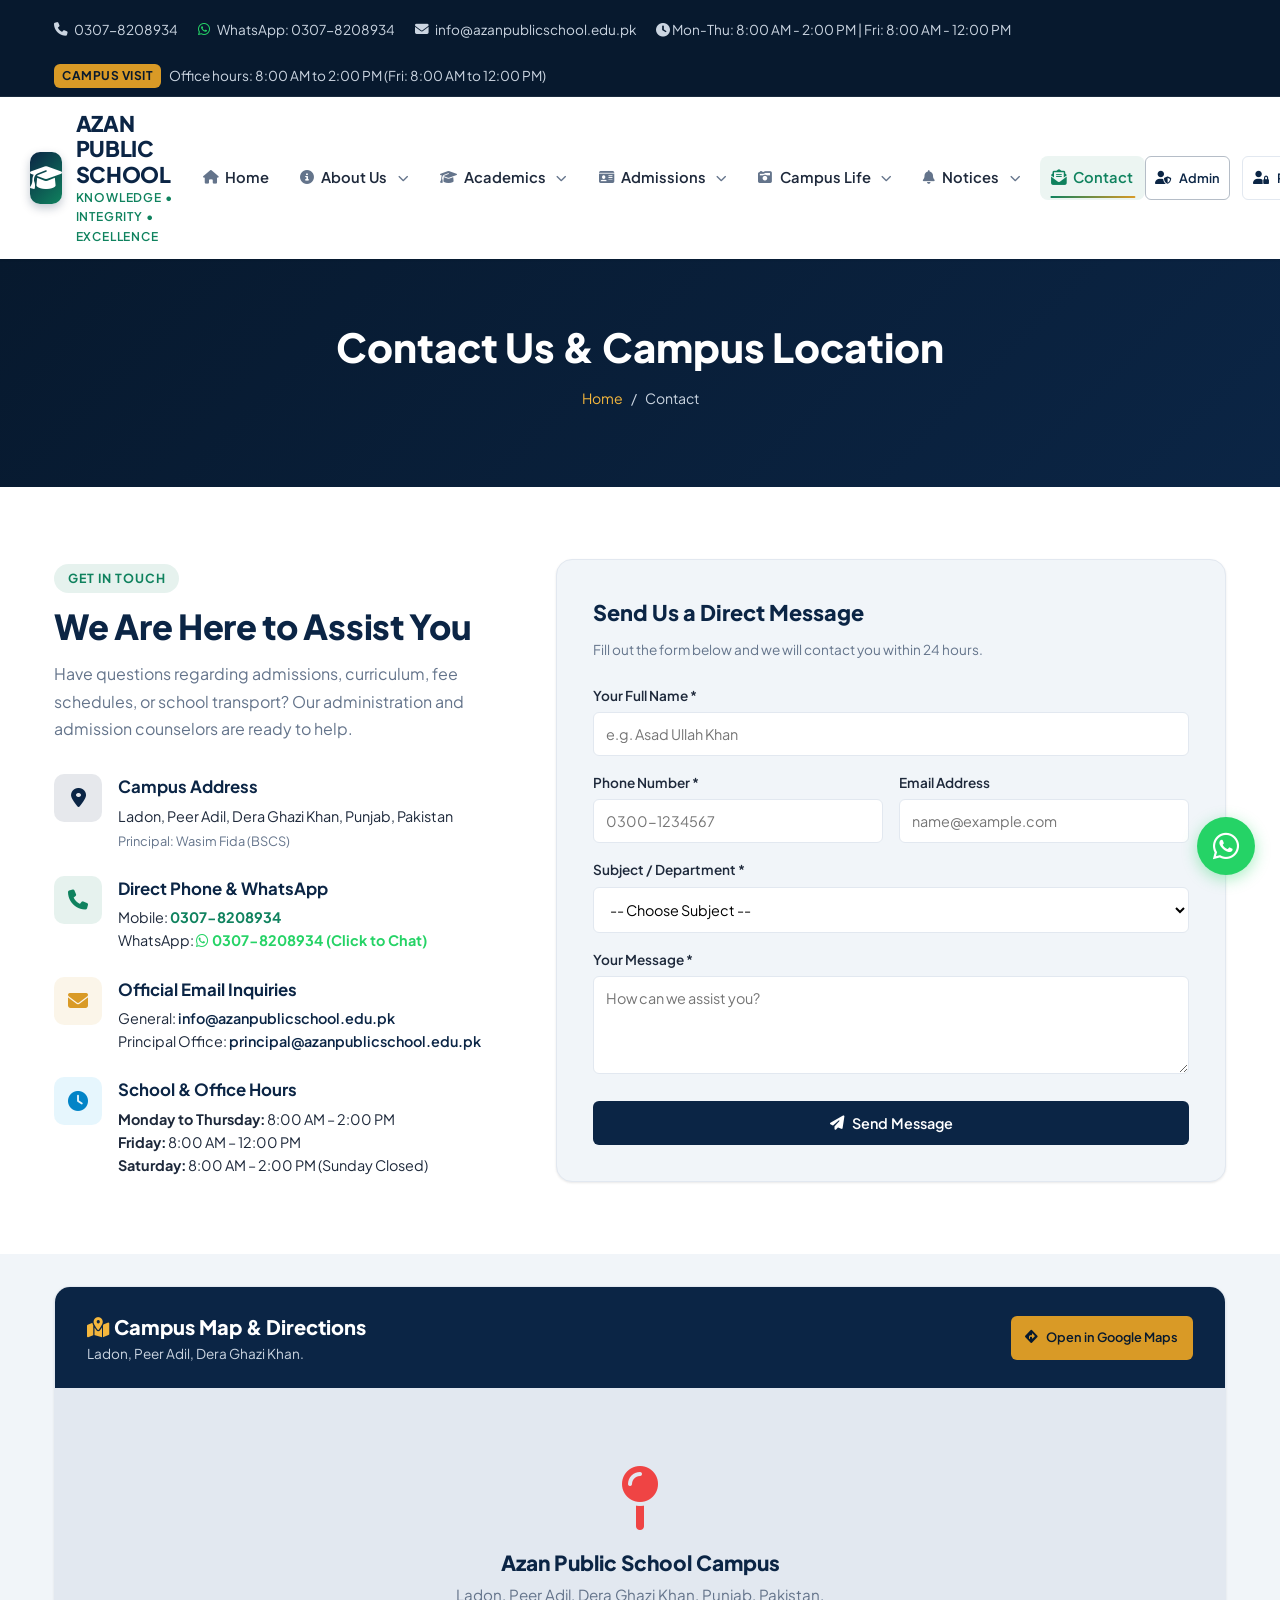
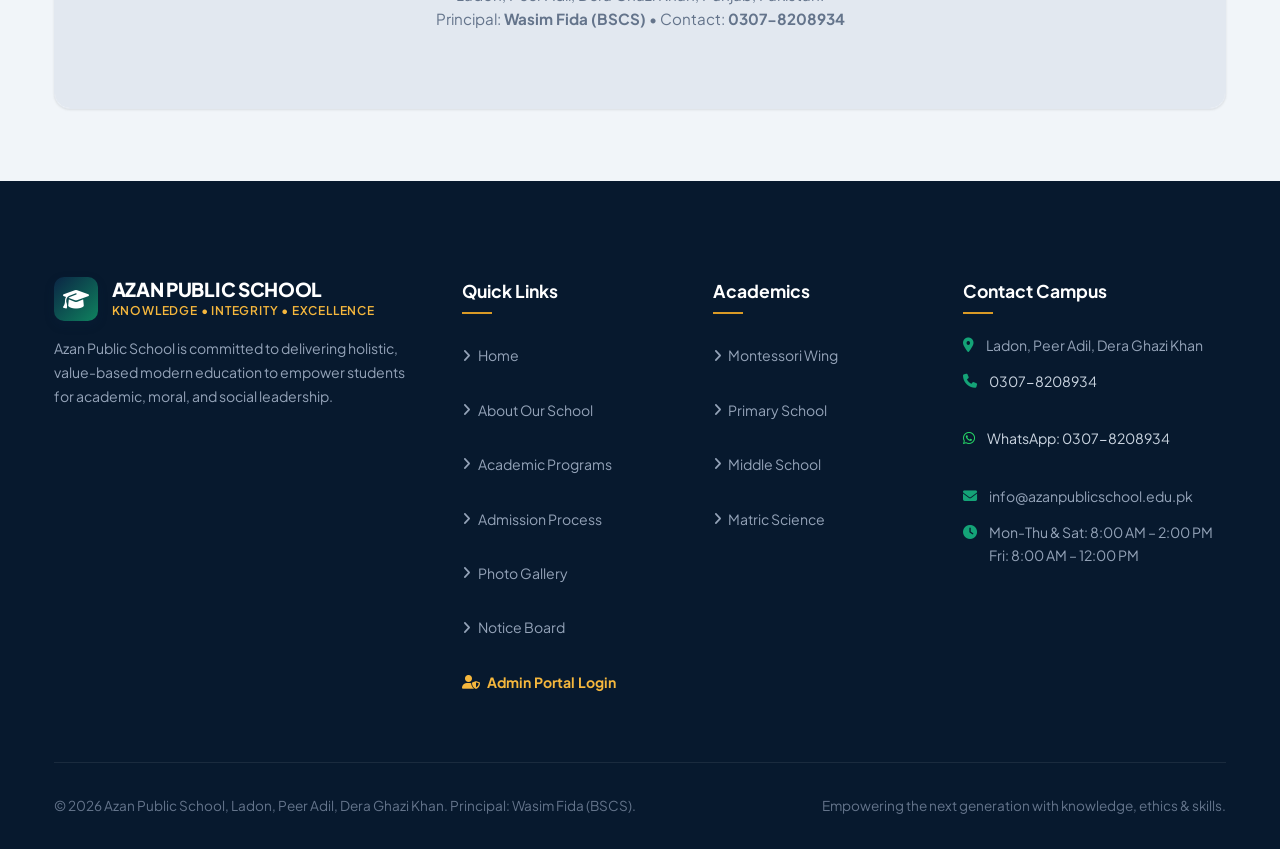
<file: contact.html>
<!DOCTYPE html>
<html lang="en">
<head>
  <meta charset="UTF-8">
  <meta name="viewport" content="width=device-width, initial-scale=1.0">
  <title>Contact Us &amp; Campus Location | Azan Public School</title>
  <meta name="description" content="Contact Azan Public School administration, admissions office, and schedule a physical campus visit.">
  
  <link rel="preconnect" href="https://fonts.googleapis.com">
  <link rel="preconnect" href="https://fonts.gstatic.com" crossorigin>
  <link href="https://fonts.googleapis.com/css2?family=Plus+Jakarta+Sans:wght@400;500;600;700;800&display=swap" rel="stylesheet">
  <link rel="stylesheet" href="https://cdnjs.cloudflare.com/ajax/libs/font-awesome/6.5.1/css/all.min.css">
  
  <link rel="stylesheet" href="assets/css/style.css">
  <link rel="stylesheet" href="assets/css/mobile.css">
</head>
<body>

  <!-- TOP BAR -->
  <div class="top-bar">
    <div class="container top-bar-inner">
      <div class="top-contact-info">
        <a href="tel:03078208934"><i class="fa-solid fa-phone"></i> 0307-8208934</a>
        <a href="https://wa.me/923078208934" target="_blank"><i class="fa-brands fa-whatsapp" style="color: #25d366;"></i> WhatsApp: 0307-8208934</a>
        <a href="mailto:info@azanpublicschool.edu.pk"><i class="fa-solid fa-envelope"></i> info@azanpublicschool.edu.pk</a>
        <span><i class="fa-solid fa-clock"></i> Mon-Thu: 8:00 AM - 2:00 PM | Fri: 8:00 AM - 12:00 PM</span>
      </div>
      <div class="top-announcement-ticker">
        <span class="ticker-badge">Campus Visit</span>
        <span>Office hours: 8:00 AM to 2:00 PM (Fri: 8:00 AM to 12:00 PM)</span>
      </div>
    </div>
  </div>

  <!-- HEADER -->
  <header class="main-header">
    <div class="container header-wrapper">
      <a href="index.html" class="brand-logo">
        <div class="logo-icon">
          <i class="fa-solid fa-graduation-cap"></i>
        </div>
        <div class="logo-text">
          <h1>AZAN PUBLIC SCHOOL</h1>
          <span>Knowledge &bull; Integrity &bull; Excellence</span>
        </div>
      </a>

      <nav class="main-nav">
        <ul class="nav-links">
          <!-- Home -->
          <li>
            <a href="index.html" class="nav-link-item">
              <i class="fa-solid fa-house nav-item-icon"></i>
              <span>Home</span>
            </a>
          </li>

          <!-- About Us Dropdown -->
          <li class="has-dropdown">
            <a href="about.html" class="nav-link-item dropdown-toggle">
              <i class="fa-solid fa-circle-info nav-item-icon"></i>
              <span>About Us</span>
              <i class="fa-solid fa-chevron-down nav-chevron"></i>
            </a>
            <div class="dropdown-menu">
              <div class="dropdown-menu-inner">
                <a href="about.html#overview" class="dropdown-item">
                  <div class="dropdown-icon"><i class="fa-solid fa-school"></i></div>
                  <div class="dropdown-text">
                    <span class="dropdown-title">Our School Legacy</span>
                    <span class="dropdown-desc">Established in 2008 in Peer Adil</span>
                  </div>
                  <i class="fa-solid fa-arrow-right dropdown-arrow"></i>
                </a>
                <a href="about.html#vision" class="dropdown-item">
                  <div class="dropdown-icon"><i class="fa-solid fa-bullseye"></i></div>
                  <div class="dropdown-text">
                    <span class="dropdown-title">Vision, Mission &amp; Values</span>
                    <span class="dropdown-desc">Commitment to excellence &amp; morals</span>
                  </div>
                  <i class="fa-solid fa-arrow-right dropdown-arrow"></i>
                </a>
                <a href="index.html#principal" class="dropdown-item">
                  <div class="dropdown-icon"><i class="fa-solid fa-user-tie"></i></div>
                  <div class="dropdown-text">
                    <span class="dropdown-title">Principal's Message</span>
                    <span class="dropdown-desc">Leadership by Wasim Fida (BSCS)</span>
                  </div>
                  <i class="fa-solid fa-arrow-right dropdown-arrow"></i>
                </a>
                <a href="about.html#facilities" class="dropdown-item">
                  <div class="dropdown-icon"><i class="fa-solid fa-building-columns"></i></div>
                  <div class="dropdown-text">
                    <span class="dropdown-title">Campus Facilities</span>
                    <span class="dropdown-desc">Science, IT labs &amp; library</span>
                  </div>
                  <i class="fa-solid fa-arrow-right dropdown-arrow"></i>
                </a>
              </div>
            </div>
          </li>

          <!-- Academics Dropdown -->
          <li class="has-dropdown">
            <a href="academics.html" class="nav-link-item dropdown-toggle">
              <i class="fa-solid fa-graduation-cap nav-item-icon"></i>
              <span>Academics</span>
              <i class="fa-solid fa-chevron-down nav-chevron"></i>
            </a>
            <div class="dropdown-menu">
              <div class="dropdown-menu-inner">
                <a href="academics.html#montessori" class="dropdown-item">
                  <div class="dropdown-icon"><i class="fa-solid fa-shapes"></i></div>
                  <div class="dropdown-text">
                    <span class="dropdown-title">Montessori Wing</span>
                    <span class="dropdown-desc">Ages 3-5: Playgroup, Nursery, Prep</span>
                  </div>
                  <i class="fa-solid fa-arrow-right dropdown-arrow"></i>
                </a>
                <a href="academics.html#primary" class="dropdown-item">
                  <div class="dropdown-icon"><i class="fa-solid fa-book-open"></i></div>
                  <div class="dropdown-text">
                    <span class="dropdown-title">Primary Wing</span>
                    <span class="dropdown-desc">Class 1 to 5: Solid conceptual base</span>
                  </div>
                  <i class="fa-solid fa-arrow-right dropdown-arrow"></i>
                </a>
                <a href="academics.html#middle" class="dropdown-item">
                  <div class="dropdown-icon"><i class="fa-solid fa-atom"></i></div>
                  <div class="dropdown-text">
                    <span class="dropdown-title">Middle School Wing</span>
                    <span class="dropdown-desc">Class 6 to 8: Analytical skills &amp; STEM</span>
                  </div>
                  <i class="fa-solid fa-arrow-right dropdown-arrow"></i>
                </a>
                <a href="academics.html#secondary" class="dropdown-item">
                  <div class="dropdown-icon"><i class="fa-solid fa-award"></i></div>
                  <div class="dropdown-text">
                    <span class="dropdown-title">Secondary &amp; Matric (BISE)</span>
                    <span class="dropdown-desc">Class 9-10: Biology &amp; Computer Science</span>
                  </div>
                  <i class="fa-solid fa-arrow-right dropdown-arrow"></i>
                </a>
                <a href="academics.html#clubs" class="dropdown-item">
                  <div class="dropdown-icon"><i class="fa-solid fa-masks-theater"></i></div>
                  <div class="dropdown-text">
                    <span class="dropdown-title">Clubs &amp; Societies</span>
                    <span class="dropdown-desc">Debates, STEM, arts &amp; robotics</span>
                  </div>
                  <i class="fa-solid fa-arrow-right dropdown-arrow"></i>
                </a>
              </div>
            </div>
          </li>

          <!-- Admissions Dropdown -->
          <li class="has-dropdown">
            <a href="admissions.html" class="nav-link-item dropdown-toggle">
              <i class="fa-solid fa-id-card nav-item-icon"></i>
              <span>Admissions</span>
              <i class="fa-solid fa-chevron-down nav-chevron"></i>
            </a>
            <div class="dropdown-menu">
              <div class="dropdown-menu-inner">
                <a href="admissions.html#process" class="dropdown-item">
                  <div class="dropdown-icon"><i class="fa-solid fa-list-check"></i></div>
                  <div class="dropdown-text">
                    <span class="dropdown-title">Admission Process</span>
                    <span class="dropdown-desc">Simple 4-step enrolment criteria</span>
                  </div>
                  <i class="fa-solid fa-arrow-right dropdown-arrow"></i>
                </a>
                <a href="admissions.html#applyForm" class="dropdown-item">
                  <div class="dropdown-icon"><i class="fa-solid fa-file-signature"></i></div>
                  <div class="dropdown-text">
                    <span class="dropdown-title">Online Admission Form</span>
                    <span class="dropdown-desc">Instant online registration slip</span>
                  </div>
                  <i class="fa-solid fa-arrow-right dropdown-arrow"></i>
                </a>
                <a href="admissions.html#calculator" class="dropdown-item">
                  <div class="dropdown-icon"><i class="fa-solid fa-calculator"></i></div>
                  <div class="dropdown-text">
                    <span class="dropdown-title">Fee Calculator</span>
                    <span class="dropdown-desc">Estimate monthly dues &amp; sibling discount</span>
                  </div>
                  <i class="fa-solid fa-arrow-right dropdown-arrow"></i>
                </a>
                <a href="admissions.html#requirements" class="dropdown-item">
                  <div class="dropdown-icon"><i class="fa-solid fa-folder-open"></i></div>
                  <div class="dropdown-text">
                    <span class="dropdown-title">Required Documents</span>
                    <span class="dropdown-desc">Checklist for new candidates</span>
                  </div>
                  <i class="fa-solid fa-arrow-right dropdown-arrow"></i>
                </a>
              </div>
            </div>
          </li>

          <!-- Campus Life Dropdown -->
          <li class="has-dropdown">
            <a href="gallery.html" class="nav-link-item dropdown-toggle">
              <i class="fa-solid fa-camera-retro nav-item-icon"></i>
              <span>Campus Life</span>
              <i class="fa-solid fa-chevron-down nav-chevron"></i>
            </a>
            <div class="dropdown-menu dropdown-menu-right">
              <div class="dropdown-menu-inner">
                <a href="gallery.html#gallery" class="dropdown-item">
                  <div class="dropdown-icon"><i class="fa-solid fa-images"></i></div>
                  <div class="dropdown-text">
                    <span class="dropdown-title">Photo Gallery</span>
                    <span class="dropdown-desc">Campus moments &amp; facilities</span>
                  </div>
                  <i class="fa-solid fa-arrow-right dropdown-arrow"></i>
                </a>
                <a href="gallery.html#labs" class="dropdown-item">
                  <div class="dropdown-icon"><i class="fa-solid fa-flask-vial"></i></div>
                  <div class="dropdown-text">
                    <span class="dropdown-title">Science &amp; IT Labs</span>
                    <span class="dropdown-desc">Practical experiments &amp; coding</span>
                  </div>
                  <i class="fa-solid fa-arrow-right dropdown-arrow"></i>
                </a>
                <a href="gallery.html#sports" class="dropdown-item">
                  <div class="dropdown-icon"><i class="fa-solid fa-trophy"></i></div>
                  <div class="dropdown-text">
                    <span class="dropdown-title">Sports Gala &amp; Games</span>
                    <span class="dropdown-desc">Cricket, races &amp; athletics</span>
                  </div>
                  <i class="fa-solid fa-arrow-right dropdown-arrow"></i>
                </a>
                <a href="gallery.html#events" class="dropdown-item">
                  <div class="dropdown-icon"><i class="fa-solid fa-award"></i></div>
                  <div class="dropdown-text">
                    <span class="dropdown-title">Annual Ceremonies</span>
                    <span class="dropdown-desc">Prize distributions &amp; festivals</span>
                  </div>
                  <i class="fa-solid fa-arrow-right dropdown-arrow"></i>
                </a>
              </div>
            </div>
          </li>

          <!-- Notices Dropdown -->
          <li class="has-dropdown">
            <a href="notices.html" class="nav-link-item dropdown-toggle">
              <i class="fa-solid fa-bell nav-item-icon"></i>
              <span>Notices</span>
              <i class="fa-solid fa-chevron-down nav-chevron"></i>
            </a>
            <div class="dropdown-menu dropdown-menu-right">
              <div class="dropdown-menu-inner">
                <a href="notices.html#notices" class="dropdown-item">
                  <div class="dropdown-icon"><i class="fa-solid fa-bullhorn"></i></div>
                  <div class="dropdown-text">
                    <span class="dropdown-title">Latest Announcements</span>
                    <span class="dropdown-desc">Urgent alerts &amp; school circulars</span>
                  </div>
                  <i class="fa-solid fa-arrow-right dropdown-arrow"></i>
                </a>
                <a href="notices.html#downloads" class="dropdown-item">
                  <div class="dropdown-icon"><i class="fa-solid fa-cloud-arrow-down"></i></div>
                  <div class="dropdown-text">
                    <span class="dropdown-title">Downloads &amp; Date Sheet</span>
                    <span class="dropdown-desc">Exam dates, syllabus &amp; fee challan</span>
                  </div>
                  <i class="fa-solid fa-arrow-right dropdown-arrow"></i>
                </a>
              </div>
            </div>
          </li>

          <!-- Contact -->
          <li>
            <a href="contact.html" class="nav-link-item active">
              <i class="fa-solid fa-envelope-open-text nav-item-icon"></i>
              <span>Contact</span>
            </a>
          </li>
        </ul>
      </nav>

      <div class="header-actions">
        <a href="admin-login.html" class="btn btn-outline btn-sm" title="Admin Admissions Database" style="border-color: rgba(11,37,69,0.3);">
          <i class="fa-solid fa-user-shield"></i> Admin
        </a>
        <button class="btn btn-outline btn-sm open-portal-modal">
          <i class="fa-solid fa-user-lock"></i> Portal
        </button>
        <a href="admissions.html" class="btn btn-secondary btn-sm">
          <i class="fa-solid fa-pen-to-square"></i> Apply Now
        </a>
      </div>

      <button class="mobile-nav-toggle" aria-label="Toggle navigation">
        <i class="fa-solid fa-bars"></i>
      </button>
    </div>
  </header>

  <!-- PAGE HERO -->
  <section class="page-hero">
    <div class="container">
      <h1>Contact Us &amp; Campus Location</h1>
      <div class="breadcrumb-trail">
        <a href="index.html">Home</a>
        <span>/</span>
        <span>Contact</span>
      </div>
    </div>
  </section>

  <!-- CONTACT SECTION -->
  <section class="section section-white">
    <div class="container">
      <div class="principal-section-grid">
        
        <!-- Contact Information Cards -->
        <div>
          <span class="section-badge">Get In Touch</span>
          <h2 class="section-title">We Are Here to Assist You</h2>
          <p style="margin-bottom: 2rem; color: var(--text-muted); line-height: 1.7;">
            Have questions regarding admissions, curriculum, fee schedules, or school transport? Our administration and admission counselors are ready to help.
          </p>

          <div style="display: flex; flex-direction: column; gap: 1.5rem;">
            <!-- Address -->
            <div style="display: flex; gap: 1rem; align-items: flex-start;">
              <div style="width: 48px; height: 48px; border-radius: var(--radius-md); background: rgba(11,37,69,0.1); color: var(--primary); display: flex; align-items: center; justify-content: center; font-size: 1.25rem; flex-shrink: 0;">
                <i class="fa-solid fa-location-dot"></i>
              </div>
              <div>
                <h4 style="font-size: 1.05rem; font-weight: 700; color: var(--primary); margin-bottom: 0.25rem;">Campus Address</h4>
                <p style="font-size: 0.9rem; color: var(--text-main);">Ladon, Peer Adil, Dera Ghazi Khan, Punjab, Pakistan</p>
                <p style="font-size: 0.8rem; color: var(--text-muted); margin-top: 0.2rem;">Principal: Wasim Fida (BSCS)</p>
              </div>
            </div>

            <!-- Phone -->
            <div style="display: flex; gap: 1rem; align-items: flex-start;">
              <div style="width: 48px; height: 48px; border-radius: var(--radius-md); background: rgba(15,130,94,0.1); color: var(--secondary); display: flex; align-items: center; justify-content: center; font-size: 1.25rem; flex-shrink: 0;">
                <i class="fa-solid fa-phone"></i>
              </div>
              <div>
                <h4 style="font-size: 1.05rem; font-weight: 700; color: var(--primary); margin-bottom: 0.25rem;">Direct Phone &amp; WhatsApp</h4>
                <p style="font-size: 0.9rem; color: var(--text-main);">
                  Mobile: <a href="tel:03078208934" style="color: var(--secondary); font-weight: 700;">0307-8208934</a><br>
                  WhatsApp: <a href="https://wa.me/923078208934" target="_blank" style="color: #25d366; font-weight: 700;"><i class="fa-brands fa-whatsapp"></i> 0307-8208934 (Click to Chat)</a>
                </p>
              </div>
            </div>

            <!-- Email -->
            <div style="display: flex; gap: 1rem; align-items: flex-start;">
              <div style="width: 48px; height: 48px; border-radius: var(--radius-md); background: rgba(217,154,38,0.1); color: var(--accent); display: flex; align-items: center; justify-content: center; font-size: 1.25rem; flex-shrink: 0;">
                <i class="fa-solid fa-envelope"></i>
              </div>
              <div>
                <h4 style="font-size: 1.05rem; font-weight: 700; color: var(--primary); margin-bottom: 0.25rem;">Official Email Inquiries</h4>
                <p style="font-size: 0.9rem; color: var(--text-main);">
                  General: <a href="mailto:info@azanpublicschool.edu.pk" style="color: var(--primary); font-weight: 600;">info@azanpublicschool.edu.pk</a><br>
                  Principal Office: <a href="mailto:principal@azanpublicschool.edu.pk" style="color: var(--primary); font-weight: 600;">principal@azanpublicschool.edu.pk</a>
                </p>
              </div>
            </div>

            <!-- Hours -->
            <div style="display: flex; gap: 1rem; align-items: flex-start;">
              <div style="width: 48px; height: 48px; border-radius: var(--radius-md); background: rgba(14,165,233,0.1); color: #0284c7; display: flex; align-items: center; justify-content: center; font-size: 1.25rem; flex-shrink: 0;">
                <i class="fa-solid fa-clock"></i>
              </div>
              <div>
                <h4 style="font-size: 1.05rem; font-weight: 700; color: var(--primary); margin-bottom: 0.25rem;">School &amp; Office Hours</h4>
                <p style="font-size: 0.9rem; color: var(--text-main);">
                  <strong>Monday to Thursday:</strong> 8:00 AM – 2:00 PM<br>
                  <strong>Friday:</strong> 8:00 AM – 12:00 PM<br>
                  <strong>Saturday:</strong> 8:00 AM – 2:00 PM (Sunday Closed)
                </p>
              </div>
            </div>
          </div>
        </div>

        <!-- Contact Form Card -->
        <div style="background: var(--bg-surface); padding: 2.25rem; border-radius: var(--radius-lg); border: 1px solid var(--border-color); box-shadow: var(--shadow-sm);">
          <h3 style="font-size: 1.35rem; font-weight: 800; color: var(--primary); margin-bottom: 0.5rem;">Send Us a Direct Message</h3>
          <p style="font-size: 0.85rem; color: var(--text-muted); margin-bottom: 1.5rem;">Fill out the form below and we will contact you within 24 hours.</p>

          <form id="schoolContactForm">
            <div style="margin-bottom: 1rem;">
              <label style="display: block; font-size: 0.85rem; font-weight: 600; margin-bottom: 0.35rem;">Your Full Name *</label>
              <input type="text" name="name" required placeholder="e.g. Asad Ullah Khan" style="width: 100%; padding: 0.75rem; border: 1px solid var(--border-color); border-radius: var(--radius-sm); font-size: 0.9rem; background: #fff;">
            </div>

            <div style="display: grid; grid-template-columns: 1fr 1fr; gap: 1rem; margin-bottom: 1rem;">
              <div>
                <label style="display: block; font-size: 0.85rem; font-weight: 600; margin-bottom: 0.35rem;">Phone Number *</label>
                <input type="tel" name="phone" required placeholder="0300-1234567" style="width: 100%; padding: 0.75rem; border: 1px solid var(--border-color); border-radius: var(--radius-sm); font-size: 0.9rem; background: #fff;">
              </div>
              <div>
                <label style="display: block; font-size: 0.85rem; font-weight: 600; margin-bottom: 0.35rem;">Email Address</label>
                <input type="email" name="email" placeholder="name@example.com" style="width: 100%; padding: 0.75rem; border: 1px solid var(--border-color); border-radius: var(--radius-sm); font-size: 0.9rem; background: #fff;">
              </div>
            </div>

            <div style="margin-bottom: 1rem;">
              <label style="display: block; font-size: 0.85rem; font-weight: 600; margin-bottom: 0.35rem;">Subject / Department *</label>
              <select name="subject" required style="width: 100%; padding: 0.75rem; border: 1px solid var(--border-color); border-radius: var(--radius-sm); font-size: 0.9rem; background: #fff;">
                <option value="">-- Choose Subject --</option>
                <option value="Admission Inquiry">New Admission Inquiry</option>
                <option value="Fee Structure Inquiry">Fee Structure &amp; Scholarship Inquiry</option>
                <option value="Transport Inquiry">School Van &amp; Transport Inquiry</option>
                <option value="Academic Question">Academic Program / Syllabus Question</option>
                <option value="Job / Career Application">Teacher Job Application</option>
                <option value="Other">General Feedback or Other</option>
              </select>
            </div>

            <div style="margin-bottom: 1.25rem;">
              <label style="display: block; font-size: 0.85rem; font-weight: 600; margin-bottom: 0.35rem;">Your Message *</label>
              <textarea name="message" required rows="4" placeholder="How can we assist you?" style="width: 100%; padding: 0.75rem; border: 1px solid var(--border-color); border-radius: var(--radius-sm); font-size: 0.9rem; background: #fff;"></textarea>
            </div>

            <button type="submit" class="btn btn-primary" style="width: 100%;">
              <i class="fa-solid fa-paper-plane"></i> Send Message
            </button>
          </form>
        </div>

      </div>
    </div>
  </section>

  <!-- CAMPUS MAP PLACEHOLDER / VISITING INFO -->
  <section class="section section-light" style="padding-top: 2rem;">
    <div class="container">
      <div style="background: var(--bg-white); border-radius: var(--radius-lg); overflow: hidden; border: 1px solid var(--border-color); box-shadow: var(--shadow-sm);">
        <div style="background: var(--primary); color: #fff; padding: 1.5rem 2rem; display: flex; justify-content: space-between; align-items: center; flex-wrap: gap: 1rem;">
          <div>
            <h3 style="font-size: 1.25rem; font-weight: 800;"><i class="fa-solid fa-map-location-dot" style="color: var(--accent-light);"></i> Campus Map &amp; Directions</h3>
            <p style="font-size: 0.85rem; color: #cbd5e1; margin: 0;">Ladon, Peer Adil, Dera Ghazi Khan.</p>
          </div>
          <a href="https://www.google.com/maps/search/Peer+Adil+Dera+Ghazi+Khan" target="_blank" class="btn btn-accent btn-sm">
            <i class="fa-solid fa-diamond-turn-right"></i> Open in Google Maps
          </a>
        </div>

        <div style="height: 320px; background: #e2e8f0; display: flex; flex-direction: column; align-items: center; justify-content: center; color: var(--primary); text-align: center; padding: 2rem;">
          <i class="fa-solid fa-map-pin" style="font-size: 4rem; color: #ef4444; margin-bottom: 1rem;"></i>
          <h4 style="font-size: 1.3rem; font-weight: 800;">Azan Public School Campus</h4>
          <p style="color: var(--text-muted); font-size: 0.95rem; max-width: 500px; margin-top: 0.25rem;">
            Ladon, Peer Adil, Dera Ghazi Khan, Punjab, Pakistan.<br>
            Principal: <strong>Wasim Fida (BSCS)</strong> &bull; Contact: <strong>0307-8208934</strong>
          </p>
        </div>
      </div>
    </div>
  </section>

  <!-- FOOTER -->
  <footer class="main-footer">
    <div class="container">
      <div class="footer-grid">
        <div class="footer-about">
          <div class="brand-logo" style="margin-bottom: 0.75rem;">
            <div class="logo-icon" style="width: 44px; height: 44px; font-size: 1.3rem;">
              <i class="fa-solid fa-graduation-cap"></i>
            </div>
            <div class="logo-text">
              <h1 style="color: #ffffff; font-size: 1.2rem;">AZAN PUBLIC SCHOOL</h1>
              <span style="color: var(--accent-light);">Knowledge &bull; Integrity &bull; Excellence</span>
            </div>
          </div>
          <p>
            Azan Public School is committed to delivering holistic, value-based modern education to empower students for academic, moral, and social leadership.
          </p>
        </div>

        <div class="footer-col">
          <h4>Quick Links</h4>
          <ul class="footer-links">
            <li><a href="index.html"><i class="fa-solid fa-angle-right"></i> Home</a></li>
            <li><a href="about.html"><i class="fa-solid fa-angle-right"></i> About Our School</a></li>
            <li><a href="academics.html"><i class="fa-solid fa-angle-right"></i> Academic Programs</a></li>
            <li><a href="admissions.html"><i class="fa-solid fa-angle-right"></i> Admission Process</a></li>
            <li><a href="gallery.html"><i class="fa-solid fa-angle-right"></i> Photo Gallery</a></li>
            <li><a href="notices.html"><i class="fa-solid fa-angle-right"></i> Notice Board</a></li>
            <li><a href="admin-login.html" style="color: var(--accent-light); font-weight: 700;"><i class="fa-solid fa-user-shield"></i> Admin Portal Login</a></li>
          </ul>
        </div>

        <div class="footer-col">
          <h4>Academics</h4>
          <ul class="footer-links">
            <li><a href="academics.html#montessori"><i class="fa-solid fa-angle-right"></i> Montessori Wing</a></li>
            <li><a href="academics.html#primary"><i class="fa-solid fa-angle-right"></i> Primary School</a></li>
            <li><a href="academics.html#middle"><i class="fa-solid fa-angle-right"></i> Middle School</a></li>
            <li><a href="academics.html#secondary"><i class="fa-solid fa-angle-right"></i> Matric Science</a></li>
          </ul>
        </div>

        <div class="footer-col">
          <h4>Contact Campus</h4>
          <ul class="footer-contact">
            <li><i class="fa-solid fa-location-dot"></i><span>Ladon, Peer Adil, Dera Ghazi Khan</span></li>
            <li><i class="fa-solid fa-phone"></i><a href="tel:03078208934" style="color: #cbd5e1;">0307-8208934</a></li>
            <li><i class="fa-brands fa-whatsapp" style="color: #25d366;"></i><a href="https://wa.me/923078208934" target="_blank" style="color: #cbd5e1;">WhatsApp: 0307-8208934</a></li>
            <li><i class="fa-solid fa-envelope"></i><span>info@azanpublicschool.edu.pk</span></li>
            <li><i class="fa-solid fa-clock"></i><span>Mon-Thu &amp; Sat: 8:00 AM – 2:00 PM<br>Fri: 8:00 AM – 12:00 PM</span></li>
          </ul>
        </div>
      </div>

      <div class="footer-bottom">
        <p>&copy; 2026 Azan Public School, Ladon, Peer Adil, Dera Ghazi Khan. Principal: Wasim Fida (BSCS).</p>
        <p>Empowering the next generation with knowledge, ethics &amp; skills.</p>
      </div>
    </div>
  </footer>

  <!-- FLOATING WHATSAPP CHAT BUTTON -->
  <a href="https://wa.me/923078208934" target="_blank" class="floating-whatsapp" aria-label="Chat on WhatsApp">
    <i class="fa-brands fa-whatsapp"></i>
    <span class="whatsapp-tooltip">Chat with School on WhatsApp</span>
  </a>

  <script src="assets/js/db.js"></script>
  <script src="assets/js/main.js"></script>
</body>
</html>
</file>
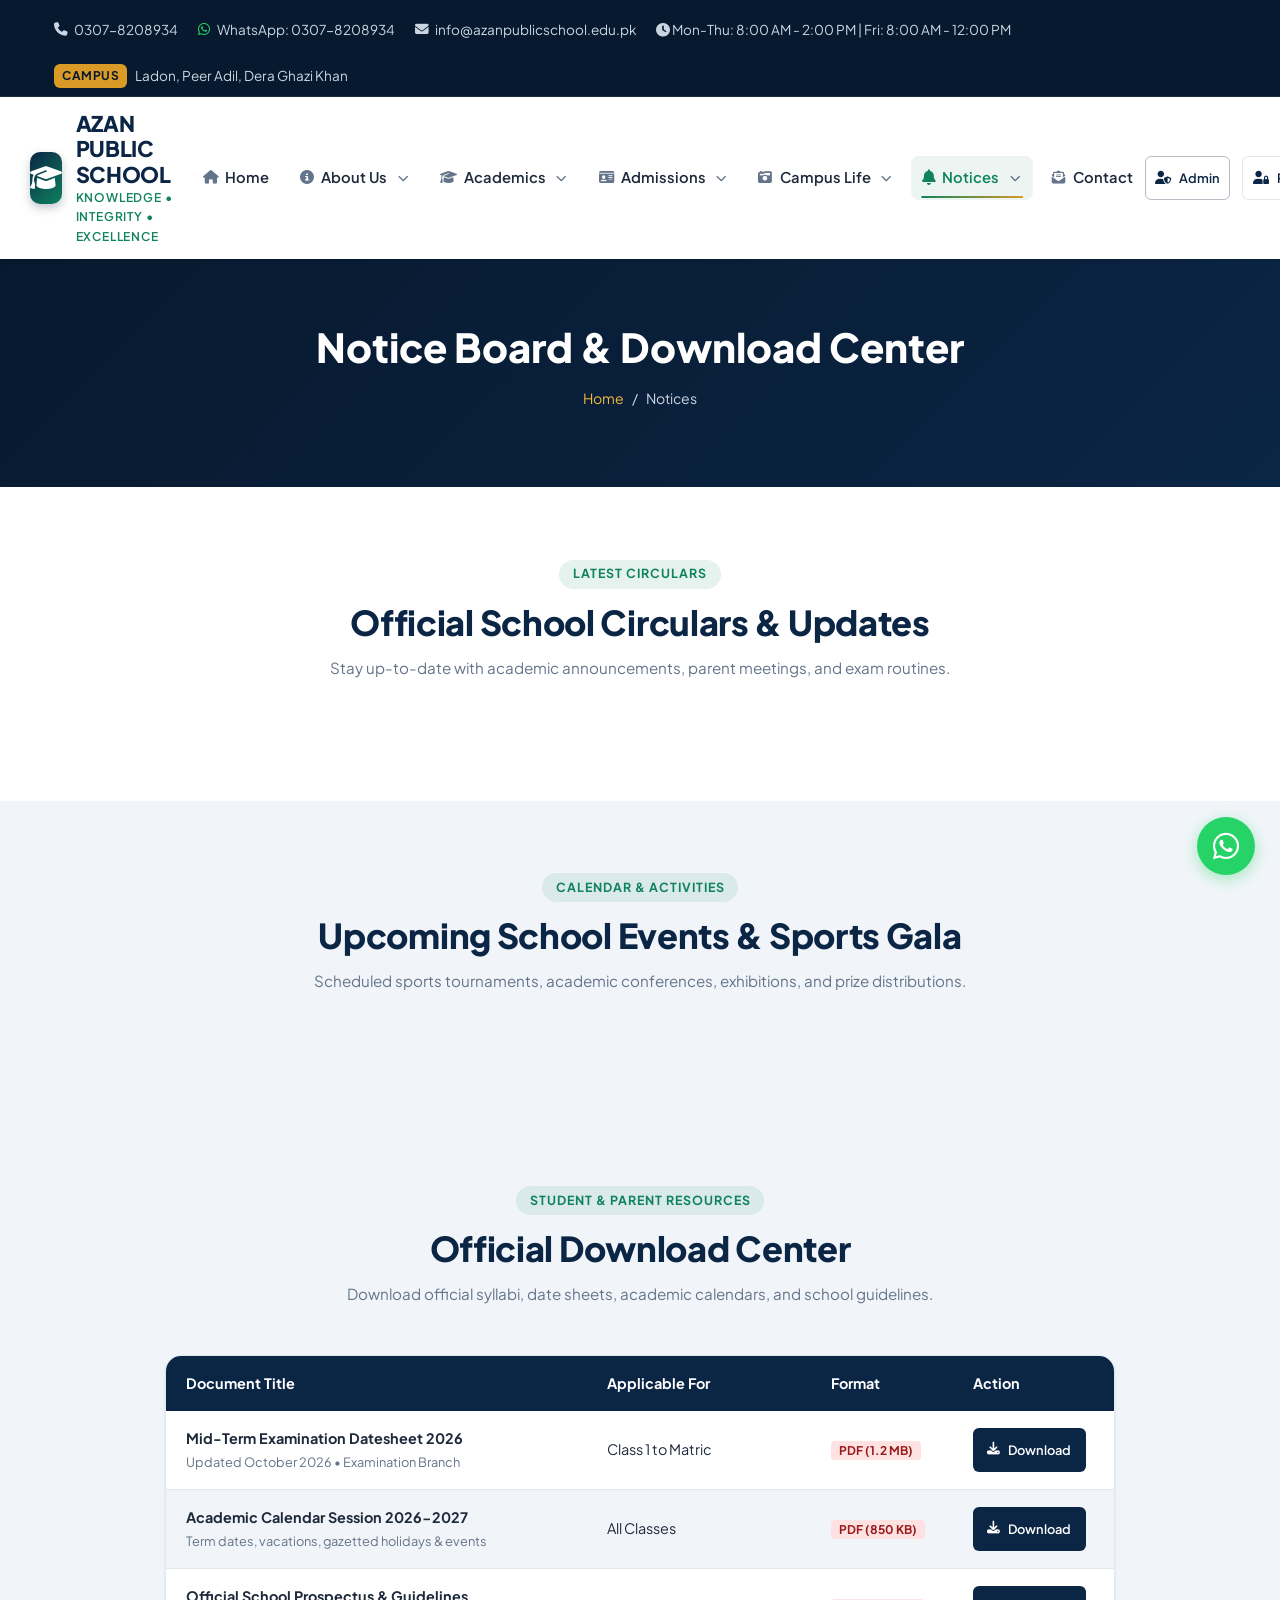
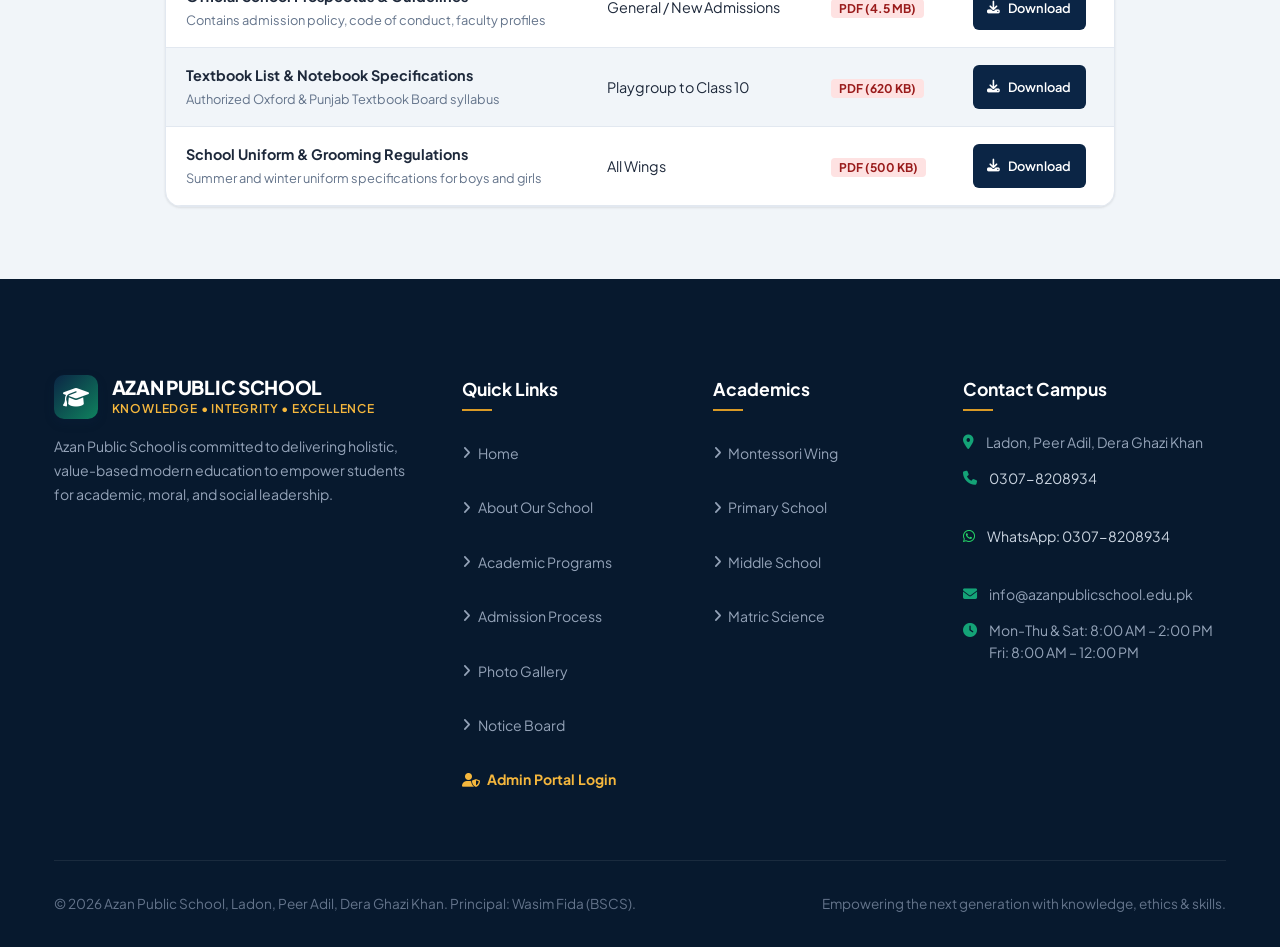
<file: notices.html>
<!DOCTYPE html>
<html lang="en">
<head>
  <meta charset="UTF-8">
  <meta name="viewport" content="width=device-width, initial-scale=1.0">
  <title>Notice Board & Downloads | Azan Public School</title>
  <meta name="description" content="View latest notifications, circulars, examination date sheets, and academic downloads for Azan Public School students and parents.">
  
  <link rel="preconnect" href="https://fonts.googleapis.com">
  <link rel="preconnect" href="https://fonts.gstatic.com" crossorigin>
  <link href="https://fonts.googleapis.com/css2?family=Plus+Jakarta+Sans:wght@400;500;600;700;800&display=swap" rel="stylesheet">
  <link rel="stylesheet" href="https://cdnjs.cloudflare.com/ajax/libs/font-awesome/6.5.1/css/all.min.css">
  
  <link rel="stylesheet" href="assets/css/style.css">
  <link rel="stylesheet" href="assets/css/mobile.css">
</head>
<body>

  <!-- TOP BAR -->
  <div class="top-bar">
    <div class="container top-bar-inner">
      <div class="top-contact-info">
        <a href="tel:03078208934"><i class="fa-solid fa-phone"></i> 0307-8208934</a>
        <a href="https://wa.me/923078208934" target="_blank"><i class="fa-brands fa-whatsapp" style="color: #25d366;"></i> WhatsApp: 0307-8208934</a>
        <a href="mailto:info@azanpublicschool.edu.pk"><i class="fa-solid fa-envelope"></i> info@azanpublicschool.edu.pk</a>
        <span><i class="fa-solid fa-clock"></i> Mon-Thu: 8:00 AM - 2:00 PM | Fri: 8:00 AM - 12:00 PM</span>
      </div>
      <div class="top-announcement-ticker">
        <span class="ticker-badge">Campus</span>
        <span>Ladon, Peer Adil, Dera Ghazi Khan</span>
      </div>
    </div>
  </div>

  <!-- HEADER -->
  <header class="main-header">
    <div class="container header-wrapper">
      <a href="index.html" class="brand-logo">
        <div class="logo-icon">
          <i class="fa-solid fa-graduation-cap"></i>
        </div>
        <div class="logo-text">
          <h1>AZAN PUBLIC SCHOOL</h1>
          <span>Knowledge &bull; Integrity &bull; Excellence</span>
        </div>
      </a>

      <nav class="main-nav">
        <ul class="nav-links">
          <!-- Home -->
          <li>
            <a href="index.html" class="nav-link-item">
              <i class="fa-solid fa-house nav-item-icon"></i>
              <span>Home</span>
            </a>
          </li>

          <!-- About Us Dropdown -->
          <li class="has-dropdown">
            <a href="about.html" class="nav-link-item dropdown-toggle">
              <i class="fa-solid fa-circle-info nav-item-icon"></i>
              <span>About Us</span>
              <i class="fa-solid fa-chevron-down nav-chevron"></i>
            </a>
            <div class="dropdown-menu">
              <div class="dropdown-menu-inner">
                <a href="about.html#overview" class="dropdown-item">
                  <div class="dropdown-icon"><i class="fa-solid fa-school"></i></div>
                  <div class="dropdown-text">
                    <span class="dropdown-title">Our School Legacy</span>
                    <span class="dropdown-desc">Established in 2008 in Peer Adil</span>
                  </div>
                  <i class="fa-solid fa-arrow-right dropdown-arrow"></i>
                </a>
                <a href="about.html#vision" class="dropdown-item">
                  <div class="dropdown-icon"><i class="fa-solid fa-bullseye"></i></div>
                  <div class="dropdown-text">
                    <span class="dropdown-title">Vision, Mission &amp; Values</span>
                    <span class="dropdown-desc">Commitment to excellence &amp; morals</span>
                  </div>
                  <i class="fa-solid fa-arrow-right dropdown-arrow"></i>
                </a>
                <a href="index.html#principal" class="dropdown-item">
                  <div class="dropdown-icon"><i class="fa-solid fa-user-tie"></i></div>
                  <div class="dropdown-text">
                    <span class="dropdown-title">Principal's Message</span>
                    <span class="dropdown-desc">Leadership by Wasim Fida (BSCS)</span>
                  </div>
                  <i class="fa-solid fa-arrow-right dropdown-arrow"></i>
                </a>
                <a href="about.html#facilities" class="dropdown-item">
                  <div class="dropdown-icon"><i class="fa-solid fa-building-columns"></i></div>
                  <div class="dropdown-text">
                    <span class="dropdown-title">Campus Facilities</span>
                    <span class="dropdown-desc">Science, IT labs &amp; library</span>
                  </div>
                  <i class="fa-solid fa-arrow-right dropdown-arrow"></i>
                </a>
              </div>
            </div>
          </li>

          <!-- Academics Dropdown -->
          <li class="has-dropdown">
            <a href="academics.html" class="nav-link-item dropdown-toggle">
              <i class="fa-solid fa-graduation-cap nav-item-icon"></i>
              <span>Academics</span>
              <i class="fa-solid fa-chevron-down nav-chevron"></i>
            </a>
            <div class="dropdown-menu">
              <div class="dropdown-menu-inner">
                <a href="academics.html#montessori" class="dropdown-item">
                  <div class="dropdown-icon"><i class="fa-solid fa-shapes"></i></div>
                  <div class="dropdown-text">
                    <span class="dropdown-title">Montessori Wing</span>
                    <span class="dropdown-desc">Ages 3-5: Playgroup, Nursery, Prep</span>
                  </div>
                  <i class="fa-solid fa-arrow-right dropdown-arrow"></i>
                </a>
                <a href="academics.html#primary" class="dropdown-item">
                  <div class="dropdown-icon"><i class="fa-solid fa-book-open"></i></div>
                  <div class="dropdown-text">
                    <span class="dropdown-title">Primary Wing</span>
                    <span class="dropdown-desc">Class 1 to 5: Solid conceptual base</span>
                  </div>
                  <i class="fa-solid fa-arrow-right dropdown-arrow"></i>
                </a>
                <a href="academics.html#middle" class="dropdown-item">
                  <div class="dropdown-icon"><i class="fa-solid fa-atom"></i></div>
                  <div class="dropdown-text">
                    <span class="dropdown-title">Middle School Wing</span>
                    <span class="dropdown-desc">Class 6 to 8: Analytical skills &amp; STEM</span>
                  </div>
                  <i class="fa-solid fa-arrow-right dropdown-arrow"></i>
                </a>
                <a href="academics.html#secondary" class="dropdown-item">
                  <div class="dropdown-icon"><i class="fa-solid fa-award"></i></div>
                  <div class="dropdown-text">
                    <span class="dropdown-title">Secondary &amp; Matric (BISE)</span>
                    <span class="dropdown-desc">Class 9-10: Biology &amp; Computer Science</span>
                  </div>
                  <i class="fa-solid fa-arrow-right dropdown-arrow"></i>
                </a>
                <a href="academics.html#clubs" class="dropdown-item">
                  <div class="dropdown-icon"><i class="fa-solid fa-masks-theater"></i></div>
                  <div class="dropdown-text">
                    <span class="dropdown-title">Clubs &amp; Societies</span>
                    <span class="dropdown-desc">Debates, STEM, arts &amp; robotics</span>
                  </div>
                  <i class="fa-solid fa-arrow-right dropdown-arrow"></i>
                </a>
              </div>
            </div>
          </li>

          <!-- Admissions Dropdown -->
          <li class="has-dropdown">
            <a href="admissions.html" class="nav-link-item dropdown-toggle">
              <i class="fa-solid fa-id-card nav-item-icon"></i>
              <span>Admissions</span>
              <i class="fa-solid fa-chevron-down nav-chevron"></i>
            </a>
            <div class="dropdown-menu">
              <div class="dropdown-menu-inner">
                <a href="admissions.html#process" class="dropdown-item">
                  <div class="dropdown-icon"><i class="fa-solid fa-list-check"></i></div>
                  <div class="dropdown-text">
                    <span class="dropdown-title">Admission Process</span>
                    <span class="dropdown-desc">Simple 4-step enrolment criteria</span>
                  </div>
                  <i class="fa-solid fa-arrow-right dropdown-arrow"></i>
                </a>
                <a href="admissions.html#applyForm" class="dropdown-item">
                  <div class="dropdown-icon"><i class="fa-solid fa-file-signature"></i></div>
                  <div class="dropdown-text">
                    <span class="dropdown-title">Online Admission Form</span>
                    <span class="dropdown-desc">Instant online registration slip</span>
                  </div>
                  <i class="fa-solid fa-arrow-right dropdown-arrow"></i>
                </a>
                <a href="admissions.html#calculator" class="dropdown-item">
                  <div class="dropdown-icon"><i class="fa-solid fa-calculator"></i></div>
                  <div class="dropdown-text">
                    <span class="dropdown-title">Fee Calculator</span>
                    <span class="dropdown-desc">Estimate monthly dues &amp; sibling discount</span>
                  </div>
                  <i class="fa-solid fa-arrow-right dropdown-arrow"></i>
                </a>
                <a href="admissions.html#requirements" class="dropdown-item">
                  <div class="dropdown-icon"><i class="fa-solid fa-folder-open"></i></div>
                  <div class="dropdown-text">
                    <span class="dropdown-title">Required Documents</span>
                    <span class="dropdown-desc">Checklist for new candidates</span>
                  </div>
                  <i class="fa-solid fa-arrow-right dropdown-arrow"></i>
                </a>
              </div>
            </div>
          </li>

          <!-- Campus Life Dropdown -->
          <li class="has-dropdown">
            <a href="gallery.html" class="nav-link-item dropdown-toggle">
              <i class="fa-solid fa-camera-retro nav-item-icon"></i>
              <span>Campus Life</span>
              <i class="fa-solid fa-chevron-down nav-chevron"></i>
            </a>
            <div class="dropdown-menu dropdown-menu-right">
              <div class="dropdown-menu-inner">
                <a href="gallery.html#gallery" class="dropdown-item">
                  <div class="dropdown-icon"><i class="fa-solid fa-images"></i></div>
                  <div class="dropdown-text">
                    <span class="dropdown-title">Photo Gallery</span>
                    <span class="dropdown-desc">Campus moments &amp; facilities</span>
                  </div>
                  <i class="fa-solid fa-arrow-right dropdown-arrow"></i>
                </a>
                <a href="gallery.html#labs" class="dropdown-item">
                  <div class="dropdown-icon"><i class="fa-solid fa-flask-vial"></i></div>
                  <div class="dropdown-text">
                    <span class="dropdown-title">Science &amp; IT Labs</span>
                    <span class="dropdown-desc">Practical experiments &amp; coding</span>
                  </div>
                  <i class="fa-solid fa-arrow-right dropdown-arrow"></i>
                </a>
                <a href="gallery.html#sports" class="dropdown-item">
                  <div class="dropdown-icon"><i class="fa-solid fa-trophy"></i></div>
                  <div class="dropdown-text">
                    <span class="dropdown-title">Sports Gala &amp; Games</span>
                    <span class="dropdown-desc">Cricket, races &amp; athletics</span>
                  </div>
                  <i class="fa-solid fa-arrow-right dropdown-arrow"></i>
                </a>
                <a href="gallery.html#events" class="dropdown-item">
                  <div class="dropdown-icon"><i class="fa-solid fa-award"></i></div>
                  <div class="dropdown-text">
                    <span class="dropdown-title">Annual Ceremonies</span>
                    <span class="dropdown-desc">Prize distributions &amp; festivals</span>
                  </div>
                  <i class="fa-solid fa-arrow-right dropdown-arrow"></i>
                </a>
              </div>
            </div>
          </li>

          <!-- Notices Dropdown -->
          <li class="has-dropdown">
            <a href="notices.html" class="nav-link-item dropdown-toggle active">
              <i class="fa-solid fa-bell nav-item-icon"></i>
              <span>Notices</span>
              <i class="fa-solid fa-chevron-down nav-chevron"></i>
            </a>
            <div class="dropdown-menu dropdown-menu-right">
              <div class="dropdown-menu-inner">
                <a href="notices.html#notices" class="dropdown-item">
                  <div class="dropdown-icon"><i class="fa-solid fa-bullhorn"></i></div>
                  <div class="dropdown-text">
                    <span class="dropdown-title">Latest Announcements</span>
                    <span class="dropdown-desc">Urgent alerts &amp; school circulars</span>
                  </div>
                  <i class="fa-solid fa-arrow-right dropdown-arrow"></i>
                </a>
                <a href="notices.html#downloads" class="dropdown-item">
                  <div class="dropdown-icon"><i class="fa-solid fa-cloud-arrow-down"></i></div>
                  <div class="dropdown-text">
                    <span class="dropdown-title">Downloads &amp; Date Sheet</span>
                    <span class="dropdown-desc">Exam dates, syllabus &amp; fee challan</span>
                  </div>
                  <i class="fa-solid fa-arrow-right dropdown-arrow"></i>
                </a>
              </div>
            </div>
          </li>

          <!-- Contact -->
          <li>
            <a href="contact.html" class="nav-link-item">
              <i class="fa-solid fa-envelope-open-text nav-item-icon"></i>
              <span>Contact</span>
            </a>
          </li>
        </ul>
      </nav>

      <div class="header-actions">
        <a href="admin-login.html" class="btn btn-outline btn-sm" title="Admin Admissions Database" style="border-color: rgba(11,37,69,0.3);">
          <i class="fa-solid fa-user-shield"></i> Admin
        </a>
        <button class="btn btn-outline btn-sm open-portal-modal">
          <i class="fa-solid fa-user-lock"></i> Portal
        </button>
        <a href="admissions.html" class="btn btn-secondary btn-sm">
          <i class="fa-solid fa-pen-to-square"></i> Apply Now
        </a>
      </div>

      <button class="mobile-nav-toggle" aria-label="Toggle navigation">
        <i class="fa-solid fa-bars"></i>
      </button>
    </div>
  </header>

  <!-- PAGE HERO -->
  <section class="page-hero">
    <div class="container">
      <h1>Notice Board &amp; Download Center</h1>
      <div class="breadcrumb-trail">
        <a href="index.html">Home</a>
        <span>/</span>
        <span>Notices</span>
      </div>
    </div>
  </section>

  <!-- NOTICE BOARD LIST -->
  <section id="notices" class="section section-white" style="scroll-margin-top: 80px;">
    <div class="container">
      <div class="section-header">
        <span class="section-badge">Latest Circulars</span>
        <h2 class="section-title">Official School Circulars &amp; Updates</h2>
        <p class="section-subtitle">Stay up-to-date with academic announcements, parent meetings, and exam routines.</p>
      </div>

      <div id="noticesFullList" style="max-width: 900px; margin: 0 auto; display: flex; flex-direction: column; gap: 1.25rem;">
        <!-- Populated dynamically by main.js from APS_DB.getAllNotices() -->
      </div>
    </div>
  </section>

  <!-- UPCOMING EVENTS & SPORTS CALENDAR -->
  <section id="events" class="section section-light" style="scroll-margin-top: 80px;">
    <div class="container">
      <div class="section-header">
        <span class="section-badge">Calendar &amp; Activities</span>
        <h2 class="section-title">Upcoming School Events &amp; Sports Gala</h2>
        <p class="section-subtitle">Scheduled sports tournaments, academic conferences, exhibitions, and prize distributions.</p>
      </div>

      <div id="noticesPageEventsList" style="max-width: 950px; margin: 0 auto; display: grid; grid-template-columns: repeat(auto-fit, minmax(280px, 1fr)); gap: 1.5rem;">
        <!-- Populated dynamically by main.js from APS_DB.getAllEvents() -->
      </div>
    </div>
  </section>

  <!-- DOWNLOAD CENTER -->
  <section id="downloads" class="section section-light" style="scroll-margin-top: 80px;">
    <div class="container">
      <div class="section-header">
        <span class="section-badge">Student &amp; Parent Resources</span>
        <h2 class="section-title">Official Download Center</h2>
        <p class="section-subtitle">Download official syllabi, date sheets, academic calendars, and school guidelines.</p>
      </div>

      <div class="fee-table-wrapper" style="max-width: 950px; margin: 0 auto;">
        <table class="custom-table">
          <thead>
            <tr>
              <th>Document Title</th>
              <th>Applicable For</th>
              <th>Format</th>
              <th>Action</th>
            </tr>
          </thead>
          <tbody>
            <tr>
              <td>
                <strong>Mid-Term Examination Datesheet 2026</strong><br>
                <span style="font-size: 0.8rem; color: var(--text-muted);">Updated October 2026 &bull; Examination Branch</span>
              </td>
              <td>Class 1 to Matric</td>
              <td><span style="background: #fee2e2; color: #991b1b; padding: 2px 8px; border-radius: 4px; font-size: 0.75rem; font-weight: 700;">PDF (1.2 MB)</span></td>
              <td>
                <button class="btn btn-primary btn-sm" onclick="showToast('Downloading Mid-Term Datesheet PDF...', 'success')">
                  <i class="fa-solid fa-download"></i> Download
                </button>
              </td>
            </tr>

            <tr>
              <td>
                <strong>Academic Calendar Session 2026-2027</strong><br>
                <span style="font-size: 0.8rem; color: var(--text-muted);">Term dates, vacations, gazetted holidays &amp; events</span>
              </td>
              <td>All Classes</td>
              <td><span style="background: #fee2e2; color: #991b1b; padding: 2px 8px; border-radius: 4px; font-size: 0.75rem; font-weight: 700;">PDF (850 KB)</span></td>
              <td>
                <button class="btn btn-primary btn-sm" onclick="showToast('Downloading Academic Calendar PDF...', 'success')">
                  <i class="fa-solid fa-download"></i> Download
                </button>
              </td>
            </tr>

            <tr>
              <td>
                <strong>Official School Prospectus &amp; Guidelines</strong><br>
                <span style="font-size: 0.8rem; color: var(--text-muted);">Contains admission policy, code of conduct, faculty profiles</span>
              </td>
              <td>General / New Admissions</td>
              <td><span style="background: #fee2e2; color: #991b1b; padding: 2px 8px; border-radius: 4px; font-size: 0.75rem; font-weight: 700;">PDF (4.5 MB)</span></td>
              <td>
                <button class="btn btn-primary btn-sm" onclick="showToast('Downloading Prospectus PDF...', 'success')">
                  <i class="fa-solid fa-download"></i> Download
                </button>
              </td>
            </tr>

            <tr>
              <td>
                <strong>Textbook List &amp; Notebook Specifications</strong><br>
                <span style="font-size: 0.8rem; color: var(--text-muted);">Authorized Oxford &amp; Punjab Textbook Board syllabus</span>
              </td>
              <td>Playgroup to Class 10</td>
              <td><span style="background: #fee2e2; color: #991b1b; padding: 2px 8px; border-radius: 4px; font-size: 0.75rem; font-weight: 700;">PDF (620 KB)</span></td>
              <td>
                <button class="btn btn-primary btn-sm" onclick="showToast('Downloading Booklist PDF...', 'success')">
                  <i class="fa-solid fa-download"></i> Download
                </button>
              </td>
            </tr>

            <tr>
              <td>
                <strong>School Uniform &amp; Grooming Regulations</strong><br>
                <span style="font-size: 0.8rem; color: var(--text-muted);">Summer and winter uniform specifications for boys and girls</span>
              </td>
              <td>All Wings</td>
              <td><span style="background: #fee2e2; color: #991b1b; padding: 2px 8px; border-radius: 4px; font-size: 0.75rem; font-weight: 700;">PDF (500 KB)</span></td>
              <td>
                <button class="btn btn-primary btn-sm" onclick="showToast('Downloading Uniform Guidelines PDF...', 'success')">
                  <i class="fa-solid fa-download"></i> Download
                </button>
              </td>
            </tr>
          </tbody>
        </table>
      </div>
    </div>
  </section>

  <!-- FOOTER -->
  <footer class="main-footer">
    <div class="container">
      <div class="footer-grid">
        <div class="footer-about">
          <div class="brand-logo" style="margin-bottom: 0.75rem;">
            <div class="logo-icon" style="width: 44px; height: 44px; font-size: 1.3rem;">
              <i class="fa-solid fa-graduation-cap"></i>
            </div>
            <div class="logo-text">
              <h1 style="color: #ffffff; font-size: 1.2rem;">AZAN PUBLIC SCHOOL</h1>
              <span style="color: var(--accent-light);">Knowledge &bull; Integrity &bull; Excellence</span>
            </div>
          </div>
          <p>
            Azan Public School is committed to delivering holistic, value-based modern education to empower students for academic, moral, and social leadership.
          </p>
        </div>

        <div class="footer-col">
          <h4>Quick Links</h4>
          <ul class="footer-links">
            <li><a href="index.html"><i class="fa-solid fa-angle-right"></i> Home</a></li>
            <li><a href="about.html"><i class="fa-solid fa-angle-right"></i> About Our School</a></li>
            <li><a href="academics.html"><i class="fa-solid fa-angle-right"></i> Academic Programs</a></li>
            <li><a href="admissions.html"><i class="fa-solid fa-angle-right"></i> Admission Process</a></li>
            <li><a href="gallery.html"><i class="fa-solid fa-angle-right"></i> Photo Gallery</a></li>
            <li><a href="notices.html"><i class="fa-solid fa-angle-right"></i> Notice Board</a></li>
            <li><a href="admin-login.html" style="color: var(--accent-light); font-weight: 700;"><i class="fa-solid fa-user-shield"></i> Admin Portal Login</a></li>
          </ul>
        </div>

        <div class="footer-col">
          <h4>Academics</h4>
          <ul class="footer-links">
            <li><a href="academics.html#montessori"><i class="fa-solid fa-angle-right"></i> Montessori Wing</a></li>
            <li><a href="academics.html#primary"><i class="fa-solid fa-angle-right"></i> Primary School</a></li>
            <li><a href="academics.html#middle"><i class="fa-solid fa-angle-right"></i> Middle School</a></li>
            <li><a href="academics.html#secondary"><i class="fa-solid fa-angle-right"></i> Matric Science</a></li>
          </ul>
        </div>

        <div class="footer-col">
          <h4>Contact Campus</h4>
          <ul class="footer-contact">
            <li><i class="fa-solid fa-location-dot"></i><span>Ladon, Peer Adil, Dera Ghazi Khan</span></li>
            <li><i class="fa-solid fa-phone"></i><a href="tel:03078208934" style="color: #cbd5e1;">0307-8208934</a></li>
            <li><i class="fa-brands fa-whatsapp" style="color: #25d366;"></i><a href="https://wa.me/923078208934" target="_blank" style="color: #cbd5e1;">WhatsApp: 0307-8208934</a></li>
            <li><i class="fa-solid fa-envelope"></i><span>info@azanpublicschool.edu.pk</span></li>
            <li><i class="fa-solid fa-clock"></i><span>Mon-Thu &amp; Sat: 8:00 AM – 2:00 PM<br>Fri: 8:00 AM – 12:00 PM</span></li>
          </ul>
        </div>
      </div>

      <div class="footer-bottom">
        <p>&copy; 2026 Azan Public School, Ladon, Peer Adil, Dera Ghazi Khan. Principal: Wasim Fida (BSCS).</p>
        <p>Empowering the next generation with knowledge, ethics &amp; skills.</p>
      </div>
    </div>
  </footer>

  <!-- FLOATING WHATSAPP CHAT BUTTON -->
  <a href="https://wa.me/923078208934" target="_blank" class="floating-whatsapp" aria-label="Chat on WhatsApp">
    <i class="fa-brands fa-whatsapp"></i>
    <span class="whatsapp-tooltip">Chat with School on WhatsApp</span>
  </a>

  <script src="assets/js/db.js"></script>
  <script src="assets/js/main.js"></script>
</body>
</html>
</file>
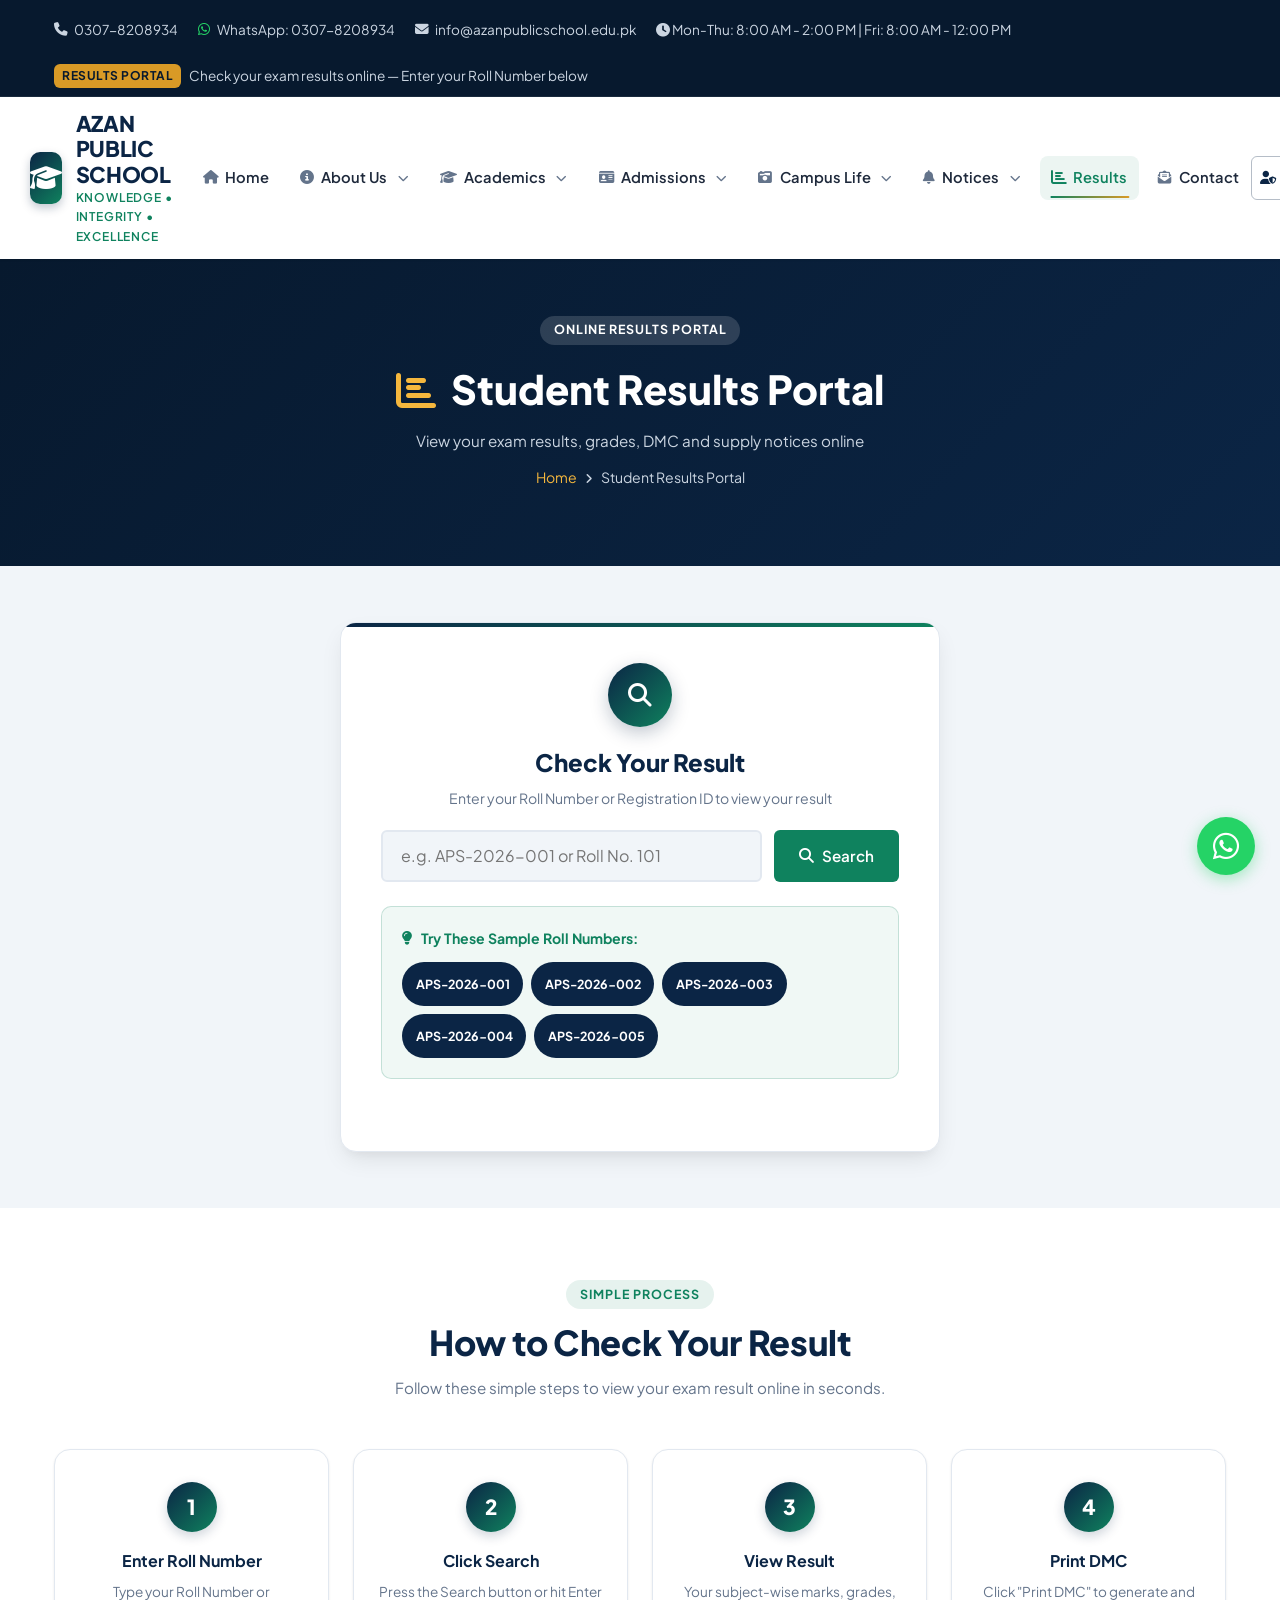
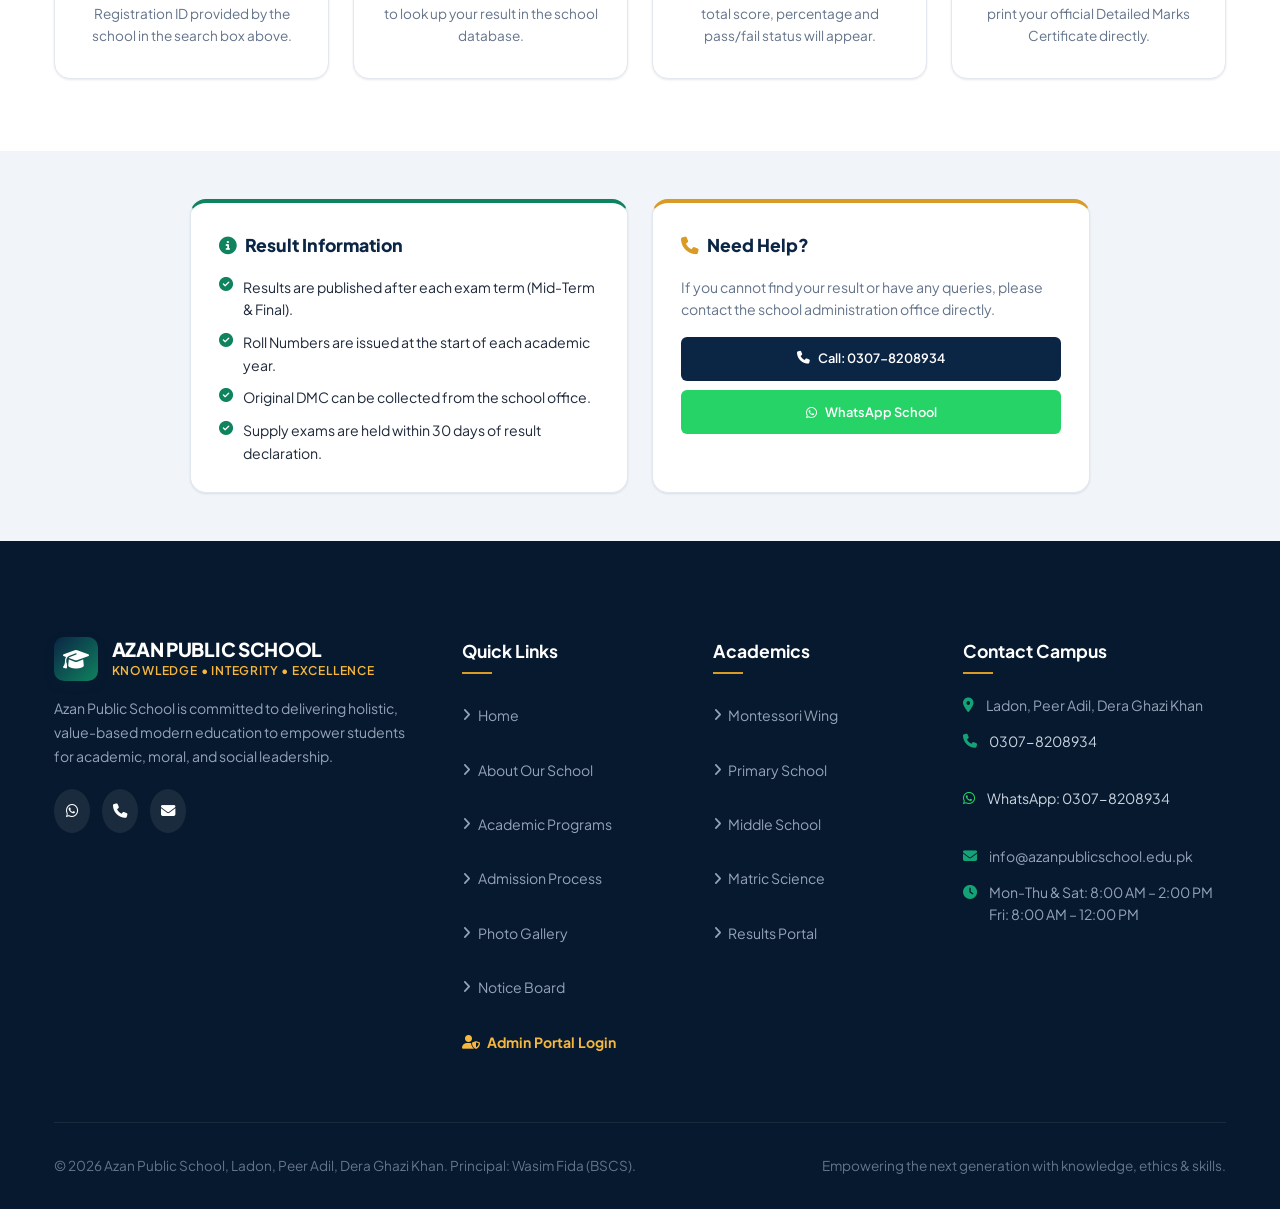
<file: results.html>
<!DOCTYPE html>
<html lang="en">
<head>
  <meta charset="UTF-8">
  <meta name="viewport" content="width=device-width, initial-scale=1.0">
  <title>Student Results Portal | Azan Public School</title>
  <meta name="description" content="Check your exam results online at Azan Public School. Enter your Roll Number to view marks, grades, DMC and supply notices.">

  <link rel="preconnect" href="https://fonts.googleapis.com">
  <link rel="preconnect" href="https://fonts.gstatic.com" crossorigin>
  <link href="https://fonts.googleapis.com/css2?family=Plus+Jakarta+Sans:wght@400;500;600;700;800&display=swap" rel="stylesheet">
  <link rel="stylesheet" href="https://cdnjs.cloudflare.com/ajax/libs/font-awesome/6.5.1/css/all.min.css">

  <link rel="stylesheet" href="assets/css/style.css">
  <link rel="stylesheet" href="assets/css/mobile.css">

  <style>
    /* ===== RESULTS PAGE SPECIFIC STYLES ===== */
    .search-portal-card {
      background: #ffffff;
      border-radius: var(--radius-lg);
      box-shadow: var(--shadow-lg);
      padding: 2.5rem;
      max-width: 600px;
      margin: 0 auto;
      border: 1px solid var(--border-color);
      position: relative;
      overflow: hidden;
    }
    .search-portal-card::before {
      content: '';
      position: absolute;
      top: 0; left: 0; right: 0;
      height: 4px;
      background: linear-gradient(90deg, var(--primary), var(--secondary));
    }
    .search-input-group {
      display: flex;
      gap: 0.75rem;
      margin-top: 1.25rem;
    }
    .search-input-group input {
      flex: 1;
      padding: 0.85rem 1.1rem;
      border: 2px solid var(--border-color);
      border-radius: var(--radius-sm);
      font-size: 1rem;
      font-family: inherit;
      transition: var(--transition);
      background: var(--bg-surface);
    }
    .search-input-group input:focus {
      outline: none;
      border-color: var(--secondary);
      background: #fff;
      box-shadow: 0 0 0 3px rgba(15,130,94,0.12);
    }
    .search-input-group .btn {
      padding: 0.85rem 1.5rem;
      white-space: nowrap;
      font-size: 0.95rem;
    }

    /* Result Display Area */
    .result-display-area {
      margin-top: 2rem;
    }
    .result-not-found {
      text-align: center;
      padding: 2.5rem 1.5rem;
      background: #fff5f5;
      border: 1px solid #fed7d7;
      border-radius: var(--radius-md);
      color: #c53030;
    }
    .result-not-found i {
      font-size: 2.5rem;
      margin-bottom: 0.75rem;
      display: block;
    }
    .result-card {
      background: #fff;
      border-radius: var(--radius-lg);
      border: 1px solid var(--border-color);
      box-shadow: var(--shadow-md);
      overflow: hidden;
    }
    .result-card-header {
      background: linear-gradient(135deg, var(--primary) 0%, var(--primary-light) 100%);
      color: #fff;
      padding: 1.5rem 2rem;
      display: flex;
      justify-content: space-between;
      align-items: flex-start;
      flex-wrap: wrap;
      gap: 1rem;
    }
    .result-school-info h3 {
      font-size: 1.3rem;
      font-weight: 800;
      margin-bottom: 0.2rem;
    }
    .result-school-info p {
      font-size: 0.82rem;
      color: #cbd5e1;
    }
    .result-roll-badge {
      background: var(--accent);
      color: var(--primary-dark);
      font-weight: 800;
      font-size: 0.85rem;
      padding: 0.4rem 1rem;
      border-radius: var(--radius-full);
    }
    .result-student-info {
      padding: 1.25rem 2rem;
      background: var(--bg-surface);
      display: grid;
      grid-template-columns: repeat(auto-fit, minmax(160px, 1fr));
      gap: 0.75rem;
      border-bottom: 1px solid var(--border-color);
    }
    .info-item label {
      display: block;
      font-size: 0.72rem;
      font-weight: 700;
      text-transform: uppercase;
      letter-spacing: 0.5px;
      color: var(--text-muted);
      margin-bottom: 0.2rem;
    }
    .info-item span {
      font-size: 0.9rem;
      font-weight: 600;
      color: var(--primary);
    }
    .result-marks-table-wrapper {
      padding: 1.5rem 2rem;
      overflow-x: auto;
    }
    .result-marks-table {
      width: 100%;
      border-collapse: collapse;
      font-size: 0.88rem;
    }
    .result-marks-table th {
      background: var(--primary);
      color: #fff;
      padding: 0.75rem 1rem;
      font-weight: 700;
      text-align: left;
      font-size: 0.82rem;
      text-transform: uppercase;
      letter-spacing: 0.4px;
    }
    .result-marks-table td {
      padding: 0.7rem 1rem;
      border-bottom: 1px solid var(--border-light);
      color: var(--text-main);
    }
    .result-marks-table tr:last-child td { border-bottom: none; }
    .result-marks-table tr:nth-child(even) td { background: var(--bg-surface); }
    .grade-badge {
      display: inline-block;
      padding: 0.2rem 0.6rem;
      border-radius: var(--radius-full);
      font-weight: 700;
      font-size: 0.78rem;
    }
    .grade-A1 { background: #d1fae5; color: #065f46; }
    .grade-A  { background: #dcfce7; color: #166534; }
    .grade-B  { background: #dbeafe; color: #1e40af; }
    .grade-C  { background: #fef9c3; color: #854d0e; }
    .grade-D  { background: #fed7aa; color: #9a3412; }
    .grade-F  { background: #fee2e2; color: #991b1b; }

    .result-summary-bar {
      display: flex;
      flex-wrap: wrap;
      gap: 1rem;
      padding: 1.25rem 2rem;
      background: var(--bg-surface);
      border-top: 2px solid var(--border-color);
    }
    .summary-stat {
      display: flex;
      flex-direction: column;
      align-items: center;
      background: #fff;
      padding: 0.75rem 1.25rem;
      border-radius: var(--radius-md);
      border: 1px solid var(--border-color);
      flex: 1;
      min-width: 100px;
    }
    .summary-stat .val {
      font-size: 1.5rem;
      font-weight: 800;
      color: var(--primary);
      line-height: 1.1;
    }
    .summary-stat .lbl {
      font-size: 0.72rem;
      font-weight: 600;
      text-transform: uppercase;
      letter-spacing: 0.5px;
      color: var(--text-muted);
      margin-top: 0.2rem;
    }
    .result-pass { color: #059669; }
    .result-fail { color: #dc2626; }

    .result-card-footer {
      padding: 1.25rem 2rem;
      display: flex;
      gap: 0.75rem;
      flex-wrap: wrap;
      border-top: 1px solid var(--border-color);
      background: #fff;
    }

    /* Supply Notice Box */
    .supply-notice-box {
      margin: 1rem 2rem 1.5rem 2rem;
      padding: 1.25rem 1.5rem;
      background: #fff5f5;
      border: 1.5px solid #feb2b2;
      border-radius: var(--radius-md);
      border-left: 5px solid #ef4444;
    }
    .supply-notice-box h4 {
      color: #c53030;
      font-size: 0.95rem;
      font-weight: 800;
      margin-bottom: 0.5rem;
      display: flex;
      align-items: center;
      gap: 0.5rem;
    }
    .supply-notice-box ul {
      list-style: none;
      padding: 0;
    }
    .supply-notice-box ul li {
      font-size: 0.85rem;
      color: #c53030;
      display: flex;
      align-items: center;
      gap: 0.5rem;
      margin-bottom: 0.4rem;
    }

    /* Demo Roll Numbers Section */
    .demo-roll-section {
      margin-top: 1.5rem;
      padding: 1.25rem;
      background: rgba(15,130,94,0.06);
      border: 1px solid rgba(15,130,94,0.2);
      border-radius: var(--radius-md);
    }
    .demo-roll-section h4 {
      font-size: 0.88rem;
      font-weight: 700;
      color: var(--secondary);
      margin-bottom: 0.75rem;
      display: flex;
      align-items: center;
      gap: 0.5rem;
    }
    .demo-roll-tags {
      display: flex;
      flex-wrap: wrap;
      gap: 0.5rem;
    }
    .roll-tag {
      background: var(--primary);
      color: #fff;
      padding: 0.3rem 0.85rem;
      border-radius: var(--radius-full);
      font-size: 0.78rem;
      font-weight: 700;
      cursor: pointer;
      transition: var(--transition);
      border: none;
    }
    .roll-tag:hover {
      background: var(--secondary);
      transform: translateY(-2px);
    }

    /* How it works steps */
    .steps-grid {
      display: grid;
      grid-template-columns: repeat(auto-fit, minmax(200px, 1fr));
      gap: 1.5rem;
      margin-top: 2rem;
    }
    .step-card {
      text-align: center;
      padding: 2rem 1.5rem;
      background: var(--bg-white);
      border-radius: var(--radius-lg);
      border: 1px solid var(--border-color);
      box-shadow: var(--shadow-sm);
      transition: var(--transition);
    }
    .step-card:hover {
      transform: translateY(-4px);
      box-shadow: var(--shadow-md);
    }
    .step-number {
      width: 50px;
      height: 50px;
      background: linear-gradient(135deg, var(--primary), var(--secondary));
      color: #fff;
      border-radius: 50%;
      display: flex;
      align-items: center;
      justify-content: center;
      font-size: 1.3rem;
      font-weight: 800;
      margin: 0 auto 1rem auto;
      box-shadow: 0 4px 12px rgba(11,37,69,0.2);
    }
    .step-card h3 {
      font-size: 1rem;
      font-weight: 700;
      color: var(--primary);
      margin-bottom: 0.5rem;
    }
    .step-card p {
      font-size: 0.85rem;
      color: var(--text-muted);
      line-height: 1.6;
    }

    /* Print DMC */
    @media print {
      .top-bar, header, .page-hero, .steps-section,
      .search-portal-card .demo-roll-section,
      .search-input-group, .result-card-footer,
      footer, .floating-whatsapp, .dmc-no-print { display: none !important; }
      body { background: #fff; }
      .result-card { box-shadow: none; border: 1px solid #ccc; }
      .result-display-area { margin-top: 0; }
    }

    @media (max-width: 576px) {
      .search-portal-card { padding: 1.5rem 1.25rem; }
      .search-input-group { flex-direction: column; }
      .search-input-group input, .search-input-group .btn { width: 100%; }
      .result-card-header { flex-direction: column; }
      .result-student-info { grid-template-columns: 1fr 1fr; }
      .result-marks-table-wrapper { padding: 1rem; }
      .result-summary-bar { padding: 1rem; }
      .summary-stat { min-width: 80px; }
      .result-card-footer { padding: 1rem; }
      .supply-notice-box { margin: 0.75rem 1rem 1rem 1rem; }
    }
    @media (max-width: 400px) {
      .result-student-info { grid-template-columns: 1fr; }
    }
  </style>
</head>
<body>

  <!-- TOP BAR -->
  <div class="top-bar">
    <div class="container top-bar-inner">
      <div class="top-contact-info">
        <a href="tel:03078208934"><i class="fa-solid fa-phone"></i> 0307-8208934</a>
        <a href="https://wa.me/923078208934" target="_blank"><i class="fa-brands fa-whatsapp" style="color: #25d366;"></i> WhatsApp: 0307-8208934</a>
        <a href="mailto:info@azanpublicschool.edu.pk"><i class="fa-solid fa-envelope"></i> info@azanpublicschool.edu.pk</a>
        <span><i class="fa-solid fa-clock"></i> Mon-Thu: 8:00 AM - 2:00 PM | Fri: 8:00 AM - 12:00 PM</span>
      </div>
      <div class="top-announcement-ticker">
        <span class="ticker-badge">Results Portal</span>
        <span>Check your exam results online — Enter your Roll Number below</span>
      </div>
    </div>
  </div>

  <!-- MAIN HEADER / NAVBAR -->
  <header class="main-header">
    <div class="container header-wrapper">
      <a href="index.html" class="brand-logo">
        <div class="logo-icon">
          <i class="fa-solid fa-graduation-cap"></i>
        </div>
        <div class="logo-text">
          <h1>AZAN PUBLIC SCHOOL</h1>
          <span>Knowledge &bull; Integrity &bull; Excellence</span>
        </div>
      </a>

      <nav class="main-nav">
        <ul class="nav-links">
          <!-- Home -->
          <li>
            <a href="index.html" class="nav-link-item">
              <i class="fa-solid fa-house nav-item-icon"></i>
              <span>Home</span>
            </a>
          </li>

          <!-- About Us Dropdown -->
          <li class="has-dropdown">
            <a href="about.html" class="nav-link-item dropdown-toggle">
              <i class="fa-solid fa-circle-info nav-item-icon"></i>
              <span>About Us</span>
              <i class="fa-solid fa-chevron-down nav-chevron"></i>
            </a>
            <div class="dropdown-menu">
              <div class="dropdown-menu-inner">
                <a href="about.html#overview" class="dropdown-item">
                  <div class="dropdown-icon"><i class="fa-solid fa-school"></i></div>
                  <div class="dropdown-text">
                    <span class="dropdown-title">Our School Legacy</span>
                    <span class="dropdown-desc">Established in 2008 in Peer Adil</span>
                  </div>
                  <i class="fa-solid fa-arrow-right dropdown-arrow"></i>
                </a>
                <a href="about.html#vision" class="dropdown-item">
                  <div class="dropdown-icon"><i class="fa-solid fa-bullseye"></i></div>
                  <div class="dropdown-text">
                    <span class="dropdown-title">Vision, Mission &amp; Values</span>
                    <span class="dropdown-desc">Commitment to excellence &amp; morals</span>
                  </div>
                  <i class="fa-solid fa-arrow-right dropdown-arrow"></i>
                </a>
                <a href="about.html#facilities" class="dropdown-item">
                  <div class="dropdown-icon"><i class="fa-solid fa-building-columns"></i></div>
                  <div class="dropdown-text">
                    <span class="dropdown-title">Campus Facilities</span>
                    <span class="dropdown-desc">Science, IT labs &amp; library</span>
                  </div>
                  <i class="fa-solid fa-arrow-right dropdown-arrow"></i>
                </a>
              </div>
            </div>
          </li>

          <!-- Academics Dropdown -->
          <li class="has-dropdown">
            <a href="academics.html" class="nav-link-item dropdown-toggle">
              <i class="fa-solid fa-graduation-cap nav-item-icon"></i>
              <span>Academics</span>
              <i class="fa-solid fa-chevron-down nav-chevron"></i>
            </a>
            <div class="dropdown-menu">
              <div class="dropdown-menu-inner">
                <a href="academics.html#montessori" class="dropdown-item">
                  <div class="dropdown-icon"><i class="fa-solid fa-shapes"></i></div>
                  <div class="dropdown-text">
                    <span class="dropdown-title">Montessori Wing</span>
                    <span class="dropdown-desc">Ages 3-5: Playgroup, Nursery, Prep</span>
                  </div>
                  <i class="fa-solid fa-arrow-right dropdown-arrow"></i>
                </a>
                <a href="academics.html#primary" class="dropdown-item">
                  <div class="dropdown-icon"><i class="fa-solid fa-book-open"></i></div>
                  <div class="dropdown-text">
                    <span class="dropdown-title">Primary Wing</span>
                    <span class="dropdown-desc">Class 1 to 5: Solid conceptual base</span>
                  </div>
                  <i class="fa-solid fa-arrow-right dropdown-arrow"></i>
                </a>
                <a href="academics.html#middle" class="dropdown-item">
                  <div class="dropdown-icon"><i class="fa-solid fa-atom"></i></div>
                  <div class="dropdown-text">
                    <span class="dropdown-title">Middle School Wing</span>
                    <span class="dropdown-desc">Class 6 to 8: Analytical skills &amp; STEM</span>
                  </div>
                  <i class="fa-solid fa-arrow-right dropdown-arrow"></i>
                </a>
                <a href="academics.html#secondary" class="dropdown-item">
                  <div class="dropdown-icon"><i class="fa-solid fa-award"></i></div>
                  <div class="dropdown-text">
                    <span class="dropdown-title">Secondary &amp; Matric (BISE)</span>
                    <span class="dropdown-desc">Class 9-10: Biology &amp; Computer Science</span>
                  </div>
                  <i class="fa-solid fa-arrow-right dropdown-arrow"></i>
                </a>
              </div>
            </div>
          </li>

          <!-- Admissions Dropdown -->
          <li class="has-dropdown">
            <a href="admissions.html" class="nav-link-item dropdown-toggle">
              <i class="fa-solid fa-id-card nav-item-icon"></i>
              <span>Admissions</span>
              <i class="fa-solid fa-chevron-down nav-chevron"></i>
            </a>
            <div class="dropdown-menu">
              <div class="dropdown-menu-inner">
                <a href="admissions.html#applyForm" class="dropdown-item">
                  <div class="dropdown-icon"><i class="fa-solid fa-file-signature"></i></div>
                  <div class="dropdown-text">
                    <span class="dropdown-title">Online Admission Form</span>
                    <span class="dropdown-desc">Instant online registration slip</span>
                  </div>
                  <i class="fa-solid fa-arrow-right dropdown-arrow"></i>
                </a>
                <a href="admissions.html#calculator" class="dropdown-item">
                  <div class="dropdown-icon"><i class="fa-solid fa-calculator"></i></div>
                  <div class="dropdown-text">
                    <span class="dropdown-title">Fee Calculator</span>
                    <span class="dropdown-desc">Estimate monthly dues &amp; sibling discount</span>
                  </div>
                  <i class="fa-solid fa-arrow-right dropdown-arrow"></i>
                </a>
                <a href="admissions.html#requirements" class="dropdown-item">
                  <div class="dropdown-icon"><i class="fa-solid fa-folder-open"></i></div>
                  <div class="dropdown-text">
                    <span class="dropdown-title">Required Documents</span>
                    <span class="dropdown-desc">Checklist for new candidates</span>
                  </div>
                  <i class="fa-solid fa-arrow-right dropdown-arrow"></i>
                </a>
              </div>
            </div>
          </li>

          <!-- Campus Life Dropdown -->
          <li class="has-dropdown">
            <a href="gallery.html" class="nav-link-item dropdown-toggle">
              <i class="fa-solid fa-camera-retro nav-item-icon"></i>
              <span>Campus Life</span>
              <i class="fa-solid fa-chevron-down nav-chevron"></i>
            </a>
            <div class="dropdown-menu dropdown-menu-right">
              <div class="dropdown-menu-inner">
                <a href="gallery.html#gallery" class="dropdown-item">
                  <div class="dropdown-icon"><i class="fa-solid fa-images"></i></div>
                  <div class="dropdown-text">
                    <span class="dropdown-title">Photo Gallery</span>
                    <span class="dropdown-desc">Campus moments &amp; facilities</span>
                  </div>
                  <i class="fa-solid fa-arrow-right dropdown-arrow"></i>
                </a>
                <a href="gallery.html#sports" class="dropdown-item">
                  <div class="dropdown-icon"><i class="fa-solid fa-trophy"></i></div>
                  <div class="dropdown-text">
                    <span class="dropdown-title">Sports Gala &amp; Games</span>
                    <span class="dropdown-desc">Cricket, races &amp; athletics</span>
                  </div>
                  <i class="fa-solid fa-arrow-right dropdown-arrow"></i>
                </a>
              </div>
            </div>
          </li>

          <!-- Notices Dropdown -->
          <li class="has-dropdown">
            <a href="notices.html" class="nav-link-item dropdown-toggle">
              <i class="fa-solid fa-bell nav-item-icon"></i>
              <span>Notices</span>
              <i class="fa-solid fa-chevron-down nav-chevron"></i>
            </a>
            <div class="dropdown-menu dropdown-menu-right">
              <div class="dropdown-menu-inner">
                <a href="notices.html#notices" class="dropdown-item">
                  <div class="dropdown-icon"><i class="fa-solid fa-bullhorn"></i></div>
                  <div class="dropdown-text">
                    <span class="dropdown-title">Latest Announcements</span>
                    <span class="dropdown-desc">Urgent alerts &amp; school circulars</span>
                  </div>
                  <i class="fa-solid fa-arrow-right dropdown-arrow"></i>
                </a>
                <a href="notices.html#downloads" class="dropdown-item">
                  <div class="dropdown-icon"><i class="fa-solid fa-cloud-arrow-down"></i></div>
                  <div class="dropdown-text">
                    <span class="dropdown-title">Downloads &amp; Date Sheet</span>
                    <span class="dropdown-desc">Exam dates, syllabus &amp; fee challan</span>
                  </div>
                  <i class="fa-solid fa-arrow-right dropdown-arrow"></i>
                </a>
              </div>
            </div>
          </li>

          <!-- Results - ACTIVE -->
          <li>
            <a href="results.html" class="nav-link-item active">
              <i class="fa-solid fa-chart-bar nav-item-icon"></i>
              <span>Results</span>
            </a>
          </li>

          <!-- Contact -->
          <li>
            <a href="contact.html" class="nav-link-item">
              <i class="fa-solid fa-envelope-open-text nav-item-icon"></i>
              <span>Contact</span>
            </a>
          </li>
        </ul>
      </nav>

      <!-- Action Buttons -->
      <div class="header-actions">
        <a href="admin-login.html" class="btn btn-outline btn-sm" style="border-color: rgba(11,37,69,0.3);">
          <i class="fa-solid fa-user-shield"></i> Admin
        </a>
        <a href="admissions.html" class="btn btn-secondary btn-sm">
          <i class="fa-solid fa-pen-to-square"></i> Apply Now
        </a>
      </div>

      <!-- Mobile Toggle -->
      <button class="mobile-nav-toggle" aria-label="Toggle navigation">
        <i class="fa-solid fa-bars"></i>
      </button>
    </div>
  </header>

  <!-- PAGE HERO BANNER -->
  <div class="page-hero">
    <div class="container">
      <span class="section-badge" style="background: rgba(255,255,255,0.15); color: #fff; margin-bottom: 0.75rem;">Online Results Portal</span>
      <h1><i class="fa-solid fa-chart-bar" style="color: var(--accent-light); margin-right: 0.5rem;"></i> Student Results Portal</h1>
      <p style="color: #cbd5e1; font-size: 0.95rem; margin-top: 0.5rem;">View your exam results, grades, DMC and supply notices online</p>
      <div class="breadcrumb-trail" style="margin-top: 0.75rem;">
        <a href="index.html">Home</a>
        <span><i class="fa-solid fa-angle-right" style="font-size: 0.75rem;"></i></span>
        <span>Student Results Portal</span>
      </div>
    </div>
  </div>

  <!-- SEARCH PORTAL SECTION -->
  <section class="section section-light" style="padding: 3.5rem 0;">
    <div class="container">

      <div class="search-portal-card">
        <div style="text-align: center; margin-bottom: 0.5rem;">
          <div style="width: 64px; height: 64px; background: linear-gradient(135deg, var(--primary), var(--secondary)); border-radius: 50%; display: flex; align-items: center; justify-content: center; margin: 0 auto 1rem auto; box-shadow: 0 6px 18px rgba(11,37,69,0.25);">
            <i class="fa-solid fa-magnifying-glass" style="color: #fff; font-size: 1.5rem;"></i>
          </div>
          <h2 style="font-size: 1.5rem; font-weight: 800; color: var(--primary); margin-bottom: 0.4rem;">Check Your Result</h2>
          <p style="font-size: 0.88rem; color: var(--text-muted);">Enter your Roll Number or Registration ID to view your result</p>
        </div>

        <div class="search-input-group">
          <input type="text" id="rollNumberInput" placeholder="e.g. APS-2026-001 or Roll No. 101" autocomplete="off" />
          <button class="btn btn-secondary" id="searchResultBtn" onclick="searchResult()">
            <i class="fa-solid fa-search"></i> Search
          </button>
        </div>

        <!-- Demo Roll Numbers -->
        <div class="demo-roll-section">
          <h4><i class="fa-solid fa-lightbulb"></i> Try These Sample Roll Numbers:</h4>
          <div class="demo-roll-tags">
            <button class="roll-tag" onclick="fillAndSearch('APS-2026-001')">APS-2026-001</button>
            <button class="roll-tag" onclick="fillAndSearch('APS-2026-002')">APS-2026-002</button>
            <button class="roll-tag" onclick="fillAndSearch('APS-2026-003')">APS-2026-003</button>
            <button class="roll-tag" onclick="fillAndSearch('APS-2026-004')">APS-2026-004</button>
            <button class="roll-tag" onclick="fillAndSearch('APS-2026-005')">APS-2026-005</button>
          </div>
        </div>

        <!-- Result Display Area -->
        <div class="result-display-area" id="resultDisplayArea"></div>
      </div>

    </div>
  </section>

  <!-- HOW IT WORKS -->
  <section class="section section-white steps-section">
    <div class="container">
      <div class="section-header">
        <span class="section-badge">Simple Process</span>
        <h2 class="section-title">How to Check Your Result</h2>
        <p class="section-subtitle">Follow these simple steps to view your exam result online in seconds.</p>
      </div>

      <div class="steps-grid">
        <div class="step-card">
          <div class="step-number">1</div>
          <h3>Enter Roll Number</h3>
          <p>Type your Roll Number or Registration ID provided by the school in the search box above.</p>
        </div>
        <div class="step-card">
          <div class="step-number">2</div>
          <h3>Click Search</h3>
          <p>Press the Search button or hit Enter to look up your result in the school database.</p>
        </div>
        <div class="step-card">
          <div class="step-number">3</div>
          <h3>View Result</h3>
          <p>Your subject-wise marks, grades, total score, percentage and pass/fail status will appear.</p>
        </div>
        <div class="step-card">
          <div class="step-number">4</div>
          <h3>Print DMC</h3>
          <p>Click "Print DMC" to generate and print your official Detailed Marks Certificate directly.</p>
        </div>
      </div>
    </div>
  </section>

  <!-- IMPORTANT NOTICE SECTION -->
  <section class="section section-light" style="padding: 3rem 0;">
    <div class="container">
      <div style="display: grid; grid-template-columns: repeat(auto-fit, minmax(280px, 1fr)); gap: 1.5rem; max-width: 900px; margin: 0 auto;">

        <div style="background: #fff; padding: 1.75rem; border-radius: var(--radius-lg); border: 1px solid var(--border-color); box-shadow: var(--shadow-sm); border-top: 4px solid var(--secondary);">
          <h3 style="font-size: 1.1rem; font-weight: 800; color: var(--primary); margin-bottom: 1rem; display: flex; align-items: center; gap: 0.5rem;">
            <i class="fa-solid fa-circle-info" style="color: var(--secondary);"></i> Result Information
          </h3>
          <ul style="display: flex; flex-direction: column; gap: 0.65rem;">
            <li style="display: flex; gap: 0.6rem; font-size: 0.88rem; color: var(--text-main);">
              <i class="fa-solid fa-check-circle" style="color: var(--secondary); margin-top: 0.1rem; flex-shrink: 0;"></i>
              Results are published after each exam term (Mid-Term &amp; Final).
            </li>
            <li style="display: flex; gap: 0.6rem; font-size: 0.88rem; color: var(--text-main);">
              <i class="fa-solid fa-check-circle" style="color: var(--secondary); margin-top: 0.1rem; flex-shrink: 0;"></i>
              Roll Numbers are issued at the start of each academic year.
            </li>
            <li style="display: flex; gap: 0.6rem; font-size: 0.88rem; color: var(--text-main);">
              <i class="fa-solid fa-check-circle" style="color: var(--secondary); margin-top: 0.1rem; flex-shrink: 0;"></i>
              Original DMC can be collected from the school office.
            </li>
            <li style="display: flex; gap: 0.6rem; font-size: 0.88rem; color: var(--text-main);">
              <i class="fa-solid fa-check-circle" style="color: var(--secondary); margin-top: 0.1rem; flex-shrink: 0;"></i>
              Supply exams are held within 30 days of result declaration.
            </li>
          </ul>
        </div>

        <div style="background: #fff; padding: 1.75rem; border-radius: var(--radius-lg); border: 1px solid var(--border-color); box-shadow: var(--shadow-sm); border-top: 4px solid var(--accent);">
          <h3 style="font-size: 1.1rem; font-weight: 800; color: var(--primary); margin-bottom: 1rem; display: flex; align-items: center; gap: 0.5rem;">
            <i class="fa-solid fa-phone" style="color: var(--accent);"></i> Need Help?
          </h3>
          <p style="font-size: 0.88rem; color: var(--text-muted); margin-bottom: 1rem; line-height: 1.6;">
            If you cannot find your result or have any queries, please contact the school administration office directly.
          </p>
          <a href="tel:03078208934" class="btn btn-primary btn-sm" style="display: inline-flex; margin-bottom: 0.6rem; width: 100%; justify-content: center;">
            <i class="fa-solid fa-phone"></i> Call: 0307-8208934
          </a>
          <a href="https://wa.me/923078208934" target="_blank" class="btn btn-sm" style="display: inline-flex; width: 100%; justify-content: center; background: #25d366; color: #fff; border: none;">
            <i class="fa-brands fa-whatsapp"></i> WhatsApp School
          </a>
        </div>

      </div>
    </div>
  </section>

  <!-- FOOTER -->
  <footer class="main-footer">
    <div class="container">
      <div class="footer-grid">
        <div class="footer-about">
          <div class="brand-logo" style="margin-bottom: 0.75rem;">
            <div class="logo-icon" style="width: 44px; height: 44px; font-size: 1.3rem;"><i class="fa-solid fa-graduation-cap"></i></div>
            <div class="logo-text">
              <h1 style="color: #ffffff; font-size: 1.2rem;">AZAN PUBLIC SCHOOL</h1>
              <span style="color: var(--accent-light);">Knowledge &bull; Integrity &bull; Excellence</span>
            </div>
          </div>
          <p>Azan Public School is committed to delivering holistic, value-based modern education to empower students for academic, moral, and social leadership.</p>
          <div class="social-links" style="margin-top: 1rem;">
            <a href="https://wa.me/923078208934" target="_blank" class="social-icon"><i class="fa-brands fa-whatsapp"></i></a>
            <a href="tel:03078208934" class="social-icon"><i class="fa-solid fa-phone"></i></a>
            <a href="mailto:info@azanpublicschool.edu.pk" class="social-icon"><i class="fa-solid fa-envelope"></i></a>
          </div>
        </div>

        <div class="footer-col">
          <h4>Quick Links</h4>
          <ul class="footer-links">
            <li><a href="index.html"><i class="fa-solid fa-angle-right"></i> Home</a></li>
            <li><a href="about.html"><i class="fa-solid fa-angle-right"></i> About Our School</a></li>
            <li><a href="academics.html"><i class="fa-solid fa-angle-right"></i> Academic Programs</a></li>
            <li><a href="admissions.html"><i class="fa-solid fa-angle-right"></i> Admission Process</a></li>
            <li><a href="gallery.html"><i class="fa-solid fa-angle-right"></i> Photo Gallery</a></li>
            <li><a href="notices.html"><i class="fa-solid fa-angle-right"></i> Notice Board</a></li>
            <li><a href="admin-login.html" style="color: var(--accent-light); font-weight: 700;"><i class="fa-solid fa-user-shield"></i> Admin Portal Login</a></li>
          </ul>
        </div>

        <div class="footer-col">
          <h4>Academics</h4>
          <ul class="footer-links">
            <li><a href="academics.html#montessori"><i class="fa-solid fa-angle-right"></i> Montessori Wing</a></li>
            <li><a href="academics.html#primary"><i class="fa-solid fa-angle-right"></i> Primary School</a></li>
            <li><a href="academics.html#middle"><i class="fa-solid fa-angle-right"></i> Middle School</a></li>
            <li><a href="academics.html#secondary"><i class="fa-solid fa-angle-right"></i> Matric Science</a></li>
            <li><a href="results.html"><i class="fa-solid fa-angle-right"></i> Results Portal</a></li>
          </ul>
        </div>

        <div class="footer-col">
          <h4>Contact Campus</h4>
          <ul class="footer-contact">
            <li><i class="fa-solid fa-location-dot"></i><span>Ladon, Peer Adil, Dera Ghazi Khan</span></li>
            <li><i class="fa-solid fa-phone"></i><a href="tel:03078208934" style="color: #cbd5e1;">0307-8208934</a></li>
            <li><i class="fa-brands fa-whatsapp" style="color: #25d366;"></i><a href="https://wa.me/923078208934" target="_blank" style="color: #cbd5e1;">WhatsApp: 0307-8208934</a></li>
            <li><i class="fa-solid fa-envelope"></i><span>info@azanpublicschool.edu.pk</span></li>
            <li><i class="fa-solid fa-clock"></i><span>Mon-Thu &amp; Sat: 8:00 AM – 2:00 PM<br>Fri: 8:00 AM – 12:00 PM</span></li>
          </ul>
        </div>
      </div>

      <div class="footer-bottom">
        <p>&copy; 2026 Azan Public School, Ladon, Peer Adil, Dera Ghazi Khan. Principal: Wasim Fida (BSCS).</p>
        <p>Empowering the next generation with knowledge, ethics &amp; skills.</p>
      </div>
    </div>
  </footer>

  <!-- FLOATING WHATSAPP -->
  <a href="https://wa.me/923078208934" target="_blank" class="floating-whatsapp" aria-label="Chat on WhatsApp">
    <i class="fa-brands fa-whatsapp"></i>
    <span class="whatsapp-tooltip">Chat with School on WhatsApp</span>
  </a>

  <!-- SCRIPTS -->
  <script src="assets/js/db.js"></script>
  <script src="assets/js/main.js"></script>

  <script>
    /* ============================================================
       RESULTS PAGE — Search & Display Logic
       Uses APS_DB.getResults() from db.js
    ============================================================ */

    // Sample demo data (in case db has no results yet)
    const DEMO_RESULTS = {
      'APS-2026-001': {
        rollNo: 'APS-2026-001', name: 'Muhammad Ali Khan', fatherName: 'Khalid Khan',
        class: 'Class 9 (Science)', section: 'A', examTerm: 'Annual Examination 2026',
        session: '2025-2026',
        subjects: [
          { name: 'Urdu',          total: 75,  obtained: 68, grade: 'A'  },
          { name: 'English',       total: 75,  obtained: 61, grade: 'B'  },
          { name: 'Mathematics',   total: 75,  obtained: 70, grade: 'A1' },
          { name: 'Physics',       total: 75,  obtained: 65, grade: 'A'  },
          { name: 'Chemistry',     total: 75,  obtained: 58, grade: 'B'  },
          { name: 'Biology',       total: 75,  obtained: 62, grade: 'B'  },
          { name: 'Pak. Studies',  total: 50,  obtained: 43, grade: 'A1' },
          { name: 'Islamiyat',     total: 50,  obtained: 45, grade: 'A1' },
        ]
      },
      'APS-2026-002': {
        rollNo: 'APS-2026-002', name: 'Fatima Wasim', fatherName: 'Wasim Fida',
        class: 'Class 10 (Science)', section: 'A', examTerm: 'Annual Examination 2026',
        session: '2025-2026',
        subjects: [
          { name: 'Urdu',          total: 75,  obtained: 72, grade: 'A1' },
          { name: 'English',       total: 75,  obtained: 69, grade: 'A'  },
          { name: 'Mathematics',   total: 75,  obtained: 74, grade: 'A1' },
          { name: 'Physics',       total: 75,  obtained: 71, grade: 'A1' },
          { name: 'Chemistry',     total: 75,  obtained: 68, grade: 'A'  },
          { name: 'Biology',       total: 75,  obtained: 73, grade: 'A1' },
          { name: 'Pak. Studies',  total: 50,  obtained: 48, grade: 'A1' },
          { name: 'Islamiyat',     total: 50,  obtained: 47, grade: 'A1' },
        ]
      },
      'APS-2026-003': {
        rollNo: 'APS-2026-003', name: 'Umar Farooq', fatherName: 'Abdul Farooq',
        class: 'Class 8 (Middle)', section: 'B', examTerm: 'Annual Examination 2026',
        session: '2025-2026',
        subjects: [
          { name: 'Urdu',          total: 75,  obtained: 55, grade: 'B'  },
          { name: 'English',       total: 75,  obtained: 48, grade: 'C'  },
          { name: 'Mathematics',   total: 75,  obtained: 42, grade: 'C'  },
          { name: 'Science',       total: 75,  obtained: 50, grade: 'B'  },
          { name: 'Social Studies',total: 75,  obtained: 60, grade: 'A'  },
          { name: 'Islamiyat',     total: 50,  obtained: 38, grade: 'A'  },
        ]
      },
      'APS-2026-004': {
        rollNo: 'APS-2026-004', name: 'Zainab Raza', fatherName: 'Raza Khan',
        class: 'Class 5 (Primary)', section: 'A', examTerm: 'Annual Examination 2026',
        session: '2025-2026',
        subjects: [
          { name: 'Urdu',          total: 100, obtained: 88, grade: 'A1' },
          { name: 'English',       total: 100, obtained: 79, grade: 'A'  },
          { name: 'Mathematics',   total: 100, obtained: 85, grade: 'A1' },
          { name: 'General Science', total: 100, obtained: 82, grade: 'A1' },
          { name: 'Social Studies',  total: 100, obtained: 76, grade: 'A'  },
          { name: 'Islamiyat',     total: 100, obtained: 90, grade: 'A1' },
        ]
      },
      'APS-2026-005': {
        rollNo: 'APS-2026-005', name: 'Bilal Ahmed', fatherName: 'Ahmed Nawaz',
        class: 'Class 9 (Science)', section: 'B', examTerm: 'Annual Examination 2026',
        session: '2025-2026',
        subjects: [
          { name: 'Urdu',          total: 75,  obtained: 30, grade: 'F'  },
          { name: 'English',       total: 75,  obtained: 38, grade: 'D'  },
          { name: 'Mathematics',   total: 75,  obtained: 27, grade: 'F'  },
          { name: 'Physics',       total: 75,  obtained: 44, grade: 'C'  },
          { name: 'Chemistry',     total: 75,  obtained: 36, grade: 'D'  },
          { name: 'Biology',       total: 75,  obtained: 50, grade: 'B'  },
          { name: 'Pak. Studies',  total: 50,  obtained: 29, grade: 'B'  },
          { name: 'Islamiyat',     total: 50,  obtained: 33, grade: 'A'  },
        ]
      }
    };

    function fillAndSearch(rollNo) {
      document.getElementById('rollNumberInput').value = rollNo;
      searchResult();
    }

    function searchResult() {
      const rollInput = document.getElementById('rollNumberInput').value.trim().toUpperCase();
      const displayArea = document.getElementById('resultDisplayArea');

      if (!rollInput) {
        displayArea.innerHTML = `
          <div class="result-not-found">
            <i class="fa-solid fa-triangle-exclamation"></i>
            <strong>Please enter a Roll Number</strong>
            <p style="margin-top: 0.4rem; font-size: 0.85rem;">Type your Roll Number in the box above and click Search.</p>
          </div>`;
        return;
      }

      // Search in db.js first, then demo data
      let resultData = null;
      if (typeof APS_DB !== 'undefined' && typeof APS_DB.getResults === 'function') {
        const dbResults = APS_DB.getResults();
        resultData = dbResults.find(r =>
          (r.rollNo || '').toUpperCase() === rollInput ||
          (r.id || '').toUpperCase() === rollInput
        );
      }
      // Fall back to demo data
      if (!resultData) {
        resultData = DEMO_RESULTS[rollInput] || DEMO_RESULTS[rollInput.replace(/\s/g,'')];
      }

      if (!resultData) {
        displayArea.innerHTML = `
          <div class="result-not-found">
            <i class="fa-solid fa-circle-xmark"></i>
            <strong>Result Not Found</strong>
            <p style="margin-top: 0.4rem; font-size: 0.85rem;">No result found for Roll No. <strong>${rollInput}</strong>. Please check the number or contact school administration.</p>
            <a href="tel:03078208934" class="btn btn-sm btn-primary dmc-no-print" style="margin-top: 1rem; display: inline-flex; gap: 0.4rem;">
              <i class="fa-solid fa-phone"></i> Call School: 0307-8208934
            </a>
          </div>`;
        return;
      }

      displayArea.innerHTML = buildResultCard(resultData);
    }

    function buildResultCard(data) {
      const subjects = data.subjects || [];
      const totalMax   = subjects.reduce((s, sub) => s + (sub.total    || 0), 0);
      const totalObt   = subjects.reduce((s, sub) => s + (sub.obtained || 0), 0);
      const percentage = totalMax > 0 ? ((totalObt / totalMax) * 100).toFixed(1) : 0;
      const failedSubs = subjects.filter(sub => sub.grade === 'F');
      const passed     = failedSubs.length === 0;
      const position   = data.position || '—';

      let subjectRows = '';
      subjects.forEach((sub, i) => {
        const pct = sub.total > 0 ? Math.round((sub.obtained / sub.total) * 100) : 0;
        subjectRows += `
          <tr>
            <td>${i + 1}</td>
            <td style="font-weight: 600;">${sub.name}</td>
            <td style="text-align: center;">${sub.total}</td>
            <td style="text-align: center; font-weight: 700; color: var(--primary);">${sub.obtained}</td>
            <td style="text-align: center;">${pct}%</td>
            <td style="text-align: center;"><span class="grade-badge grade-${sub.grade.replace('+','').replace('-','')}">${sub.grade}</span></td>
          </tr>`;
      });

      let supplyHTML = '';
      if (failedSubs.length > 0) {
        const subList = failedSubs.map(s => `<li><i class="fa-solid fa-xmark"></i> ${s.name} (Obtained: ${s.obtained}/${s.total})</li>`).join('');
        supplyHTML = `
          <div class="supply-notice-box">
            <h4><i class="fa-solid fa-triangle-exclamation"></i> Supply / Supplementary Exam Notice</h4>
            <p style="font-size: 0.84rem; margin-bottom: 0.6rem; color: #c53030;">The student has failed in the following subject(s). Please appear in the supplementary examination:</p>
            <ul>${subList}</ul>
            <p style="font-size: 0.8rem; margin-top: 0.6rem; color: #9b2c2c;"><i class="fa-solid fa-phone" style="margin-right: 0.3rem;"></i> Contact school for supply exam date: 0307-8208934</p>
          </div>`;
      }

      return `
        <div class="result-card">
          <div class="result-card-header">
            <div class="result-school-info">
              <h3><i class="fa-solid fa-graduation-cap" style="color: var(--accent-light); margin-right: 0.4rem;"></i>Azan Public School</h3>
              <p>Ladon, Peer Adil, Dera Ghazi Khan &bull; Principal: Wasim Fida (BSCS)</p>
              <p style="margin-top: 0.3rem; font-size: 0.8rem; color: #94a3b8;">${data.examTerm || 'Annual Examination'} &bull; Session: ${data.session || '2025-2026'}</p>
            </div>
            <div>
              <span class="result-roll-badge"><i class="fa-solid fa-id-card"></i> ${data.rollNo}</span>
            </div>
          </div>

          <div class="result-student-info">
            <div class="info-item">
              <label>Student Name</label>
              <span>${data.name || '—'}</span>
            </div>
            <div class="info-item">
              <label>Father's Name</label>
              <span>${data.fatherName || data.parentName || '—'}</span>
            </div>
            <div class="info-item">
              <label>Class / Section</label>
              <span>${data.class || '—'} &bull; ${data.section || 'A'}</span>
            </div>
            <div class="info-item">
              <label>Roll Number</label>
              <span>${data.rollNo}</span>
            </div>
          </div>

          <div class="result-marks-table-wrapper">
            <table class="result-marks-table">
              <thead>
                <tr>
                  <th>#</th>
                  <th>Subject</th>
                  <th style="text-align:center;">Total</th>
                  <th style="text-align:center;">Obtained</th>
                  <th style="text-align:center;">%</th>
                  <th style="text-align:center;">Grade</th>
                </tr>
              </thead>
              <tbody>${subjectRows}</tbody>
              <tfoot>
                <tr style="background: var(--primary); color: #fff;">
                  <td colspan="2" style="font-weight: 800; color: #fff;">GRAND TOTAL</td>
                  <td style="text-align:center; font-weight: 800; color: #fff;">${totalMax}</td>
                  <td style="text-align:center; font-weight: 800; color: var(--accent-light);">${totalObt}</td>
                  <td style="text-align:center; font-weight: 800; color: #fff;">${percentage}%</td>
                  <td style="text-align:center;">
                    <span style="font-weight: 800; color: ${passed ? '#34d399' : '#f87171'}; font-size: 0.9rem;">
                      ${passed ? '✓ PASS' : '✗ FAIL'}
                    </span>
                  </td>
                </tr>
              </tfoot>
            </table>
          </div>

          ${supplyHTML}

          <div class="result-summary-bar">
            <div class="summary-stat">
              <span class="val">${totalObt}/${totalMax}</span>
              <span class="lbl">Total Marks</span>
            </div>
            <div class="summary-stat">
              <span class="val">${percentage}%</span>
              <span class="lbl">Percentage</span>
            </div>
            <div class="summary-stat">
              <span class="val ${passed ? 'result-pass' : 'result-fail'}">${passed ? 'PASS' : 'FAIL'}</span>
              <span class="lbl">Status</span>
            </div>
            <div class="summary-stat">
              <span class="val">${position}</span>
              <span class="lbl">Position</span>
            </div>
            <div class="summary-stat">
              <span class="val">${failedSubs.length}</span>
              <span class="lbl">Supply Subjects</span>
            </div>
          </div>

          <div class="result-card-footer dmc-no-print">
            <button onclick="window.print()" class="btn btn-primary btn-sm">
              <i class="fa-solid fa-print"></i> Print DMC
            </button>
            <a href="https://wa.me/923078208934?text=Assalam%20o%20Alaikum%2C%20I%20want%20to%20inquire%20about%20my%20result.%20Roll%20No%3A%20${data.rollNo}" target="_blank" class="btn btn-sm" style="background: #25d366; color: #fff; border: none;">
              <i class="fa-brands fa-whatsapp"></i> Ask on WhatsApp
            </a>
            <button onclick="document.getElementById('resultDisplayArea').innerHTML=''; document.getElementById('rollNumberInput').value='';" class="btn btn-outline btn-sm">
              <i class="fa-solid fa-rotate-left"></i> Clear
            </button>
          </div>
        </div>`;
    }

    // Allow Enter key to search
    document.getElementById('rollNumberInput').addEventListener('keydown', function(e) {
      if (e.key === 'Enter') searchResult();
    });
  </script>

</body>
</html>
</file>
<file: assets/css/style.css>
/* ================================================================
   AZAN PUBLIC SCHOOL - MAIN STYLESHEET
   Modern, responsive, educational institution design
================================================================ */

:root {
  --primary: #0b2545;
  --primary-light: #133a6f;
  --primary-dark: #07192e;
  --secondary: #0f825e;
  --secondary-light: #14a377;
  --secondary-dark: #0a5840;
  --accent: #d99a26;
  --accent-light: #f5b73d;
  --text-main: #1e293b;
  --text-muted: #64748b;
  --text-light: #94a3b8;
  --bg-body: #f8fafc;
  --bg-white: #ffffff;
  --bg-surface: #f1f5f9;
  --border-color: #e2e8f0;
  --border-light: #edf2f7;
  --shadow-sm: 0 1px 3px rgba(0,0,0,0.06), 0 1px 2px rgba(0,0,0,0.04);
  --shadow-md: 0 4px 6px -1px rgba(0,0,0,0.08), 0 2px 4px -1px rgba(0,0,0,0.04);
  --shadow-lg: 0 10px 25px -5px rgba(0,0,0,0.1), 0 8px 10px -6px rgba(0,0,0,0.04);
  --shadow-xl: 0 20px 35px -5px rgba(11,37,69,0.15);
  --radius-sm: 6px;
  --radius-md: 10px;
  --radius-lg: 16px;
  --radius-full: 9999px;
  --transition: all 0.25s ease-in-out;
  --container-width: 1220px;
}

*, *::before, *::after {
  box-sizing: border-box;
  margin: 0;
  padding: 0;
}

html {
  scroll-behavior: smooth;
  font-size: 16px;
}

body {
  font-family: 'Plus Jakarta Sans', system-ui, -apple-system, BlinkMacSystemFont, 'Segoe UI', Roboto, Oxygen, Ubuntu, Cantarell, sans-serif;
  color: var(--text-main);
  background-color: var(--bg-body);
  line-height: 1.6;
  overflow-x: hidden;
}

a {
  color: inherit;
  text-decoration: none;
  transition: var(--transition);
}

ul {
  list-style: none;
}

img {
  max-width: 100%;
  height: auto;
  display: block;
}

button, input, select, textarea {
  font-family: inherit;
}

.container {
  width: 100%;
  max-width: var(--container-width);
  margin-left: auto;
  margin-right: auto;
  padding-left: 1.5rem;
  padding-right: 1.5rem;
}

/* ================= TOP ANNOUNCEMENT BAR ================= */
.top-bar {
  background: var(--primary-dark);
  color: #cbd5e1;
  font-size: 0.85rem;
  padding: 0.5rem 0;
  border-bottom: 1px solid rgba(255,255,255,0.08);
}
.top-bar-inner {
  display: flex;
  justify-content: space-between;
  align-items: center;
  flex-wrap: wrap;
  gap: 0.75rem;
}
.top-contact-info {
  display: flex;
  align-items: center;
  gap: 1.25rem;
  flex-wrap: wrap;
}
.top-contact-info a {
  display: flex;
  align-items: center;
  gap: 0.4rem;
  color: #cbd5e1;
}
.top-contact-info a:hover {
  color: var(--accent-light);
}
.top-announcement-ticker {
  display: flex;
  align-items: center;
  gap: 0.5rem;
}
.ticker-badge {
  background: var(--accent);
  color: var(--primary-dark);
  font-weight: 700;
  padding: 0.15rem 0.5rem;
  border-radius: var(--radius-sm);
  font-size: 0.75rem;
  text-transform: uppercase;
  letter-spacing: 0.5px;
}

/* ================= MAIN HEADER & NAVIGATION ================= */
.main-header {
  background: var(--bg-white);
  box-shadow: var(--shadow-sm);
  position: sticky;
  top: 0;
  z-index: 1000;
  transition: var(--transition);
}
.main-header.scrolled {
  box-shadow: var(--shadow-md);
}
.header-wrapper {
  display: flex;
  align-items: center;
  justify-content: space-between;
  padding: 0.85rem 0;
}
.brand-logo {
  display: flex;
  align-items: center;
  gap: 0.85rem;
}
.logo-icon {
  width: 52px;
  height: 52px;
  background: linear-gradient(135deg, var(--primary) 0%, var(--secondary) 100%);
  color: #fff;
  border-radius: var(--radius-md);
  display: flex;
  align-items: center;
  justify-content: center;
  font-size: 1.6rem;
  box-shadow: 0 4px 10px rgba(11,37,69,0.25);
}
.logo-text h1 {
  font-size: 1.35rem;
  font-weight: 800;
  color: var(--primary);
  line-height: 1.2;
  letter-spacing: -0.3px;
}
.logo-text span {
  font-size: 0.75rem;
  color: var(--secondary);
  font-weight: 600;
  letter-spacing: 0.8px;
  text-transform: uppercase;
  display: block;
}

.main-nav {
  display: flex;
  align-items: center;
}
.nav-links {
  display: flex;
  align-items: center;
  gap: 0.45rem;
  margin: 0;
  padding: 0;
  list-style: none;
}
.nav-links > li {
  position: relative;
  display: flex;
  align-items: center;
}

/* Nav Item Link */
.nav-link-item {
  display: inline-flex;
  align-items: center;
  gap: 0.45rem;
  font-weight: 600;
  font-size: 0.92rem;
  color: var(--text-main);
  padding: 0.55rem 0.75rem;
  border-radius: 8px;
  position: relative;
  transition: all 0.25s cubic-bezier(0.16, 1, 0.3, 1);
  cursor: pointer;
  white-space: nowrap;
}
.nav-item-icon {
  font-size: 0.85rem;
  color: var(--text-muted);
  transition: all 0.25s ease;
}
.nav-chevron {
  font-size: 0.68rem;
  margin-left: 0.2rem;
  color: var(--text-muted);
  transition: transform 0.3s cubic-bezier(0.16, 1, 0.3, 1), color 0.25s ease;
}

/* Top-level Nav Link Hover Effects */
.nav-links > li:hover > .nav-link-item,
.nav-link-item.active {
  color: var(--secondary);
  background: rgba(15, 130, 94, 0.08);
}
.nav-links > li:hover > .nav-link-item .nav-item-icon,
.nav-link-item.active .nav-item-icon {
  color: var(--secondary);
  transform: scale(1.15);
}
.nav-links > li:hover > .nav-link-item .nav-chevron {
  transform: rotate(180deg);
  color: var(--secondary);
}

/* Bottom sliding indicator line on active & hover */
.nav-link-item::after {
  content: '';
  position: absolute;
  bottom: 2px;
  left: 50%;
  transform: translateX(-50%) scaleX(0);
  width: calc(100% - 1.25rem);
  height: 2.5px;
  background: linear-gradient(90deg, var(--secondary) 0%, var(--accent) 100%);
  border-radius: 2px;
  transition: transform 0.3s cubic-bezier(0.16, 1, 0.3, 1);
}
.nav-links > li:hover > .nav-link-item::after,
.nav-link-item.active::after {
  transform: translateX(-50%) scaleX(1);
}

/* ================= DROPDOWN MENU STYLING & HOVER EFFECTS ================= */
.has-dropdown {
  position: relative;
}

/* Dropdown Menu Container with hover tunnel bridge */
.dropdown-menu {
  position: absolute;
  top: 100%;
  left: 0;
  min-width: 320px;
  padding-top: 10px; /* Invisible bridge to prevent mouse leaving hover */
  opacity: 0;
  visibility: hidden;
  transform: translateY(12px) scale(0.97);
  transform-origin: top left;
  transition: opacity 0.26s cubic-bezier(0.16, 1, 0.3, 1),
              transform 0.26s cubic-bezier(0.16, 1, 0.3, 1),
              visibility 0.26s;
  z-index: 1100;
  pointer-events: none;
}

/* Right-aligned dropdown for items on the right side of nav */
.dropdown-menu.dropdown-menu-right {
  left: auto;
  right: 0;
  transform-origin: top right;
}

/* Show Dropdown on Hover */
.has-dropdown:hover .dropdown-menu {
  opacity: 1;
  visibility: visible;
  transform: translateY(0) scale(1);
  pointer-events: auto;
}

/* Dropdown Menu Box / Card */
.dropdown-menu-inner {
  background: #ffffff;
  border-radius: 14px;
  padding: 0.65rem;
  box-shadow: 0 20px 45px -10px rgba(11, 37, 69, 0.2),
              0 0 0 1px rgba(11, 37, 69, 0.07);
  border-top: 3.5px solid var(--secondary);
  position: relative;
}

/* Pointer caret at top of dropdown */
.dropdown-menu-inner::before {
  content: '';
  position: absolute;
  top: -7px;
  left: 28px;
  width: 12px;
  height: 12px;
  background: #ffffff;
  border-left: 1px solid rgba(11, 37, 69, 0.08);
  border-top: 1px solid rgba(11, 37, 69, 0.08);
  transform: rotate(45deg);
}
.dropdown-menu.dropdown-menu-right .dropdown-menu-inner::before {
  left: auto;
  right: 28px;
}

/* Dropdown Item Link */
.dropdown-item {
  display: flex;
  align-items: center;
  gap: 0.85rem;
  padding: 0.65rem 0.8rem;
  border-radius: 10px;
  color: var(--text-main);
  text-decoration: none;
  position: relative;
  transition: all 0.22s cubic-bezier(0.16, 1, 0.3, 1);
  margin-bottom: 0.25rem;
}
.dropdown-item:last-child {
  margin-bottom: 0;
}

/* Dropdown Item Icon Box */
.dropdown-icon {
  width: 38px;
  height: 38px;
  border-radius: 9px;
  background: rgba(15, 130, 94, 0.09);
  color: var(--secondary);
  display: flex;
  align-items: center;
  justify-content: center;
  font-size: 1rem;
  flex-shrink: 0;
  transition: all 0.28s cubic-bezier(0.16, 1, 0.3, 1);
}

/* Dropdown Texts */
.dropdown-text {
  display: flex;
  flex-direction: column;
  flex: 1;
  min-width: 0;
}
.dropdown-title {
  font-weight: 700;
  font-size: 0.88rem;
  color: var(--primary);
  line-height: 1.3;
  transition: color 0.2s ease;
}
.dropdown-desc {
  font-size: 0.74rem;
  color: var(--text-muted);
  line-height: 1.35;
  margin-top: 0.15rem;
}

/* Dropdown Arrow Indicator */
.dropdown-arrow {
  font-size: 0.72rem;
  color: var(--secondary);
  opacity: 0;
  transform: translateX(-6px);
  transition: all 0.22s ease;
}

/* Dropdown Item Hover Effects */
.dropdown-item:hover {
  background: linear-gradient(90deg, rgba(15, 130, 94, 0.09) 0%, rgba(20, 163, 119, 0.03) 100%);
  transform: translateX(4px);
}
.dropdown-item:hover .dropdown-icon {
  background: linear-gradient(135deg, var(--secondary) 0%, var(--primary) 100%);
  color: #ffffff;
  transform: scale(1.1) rotate(-4deg);
  box-shadow: 0 4px 10px rgba(15, 130, 94, 0.3);
}
.dropdown-item:hover .dropdown-title {
  color: var(--secondary);
}
.dropdown-item:hover .dropdown-arrow {
  opacity: 1;
  transform: translateX(0);
}

.header-actions {
  display: flex;
  align-items: center;
  gap: 0.75rem;
}
.header-actions .btn {
  position: relative;
  overflow: hidden;
  transition: all 0.25s cubic-bezier(0.16, 1, 0.3, 1);
}
.header-actions .btn::before {
  content: '';
  position: absolute;
  top: 0;
  left: -100%;
  width: 100%;
  height: 100%;
  background: linear-gradient(90deg, transparent, rgba(255, 255, 255, 0.25), transparent);
  transition: left 0.6s ease;
  pointer-events: none;
}
.header-actions .btn:hover::before {
  left: 100%;
}
.header-actions .btn-secondary:hover {
  transform: translateY(-2px);
  box-shadow: 0 6px 18px rgba(15, 130, 94, 0.35);
}
.header-actions .btn-outline:hover {
  background: var(--primary);
  color: #ffffff;
  border-color: var(--primary);
  transform: translateY(-2px);
  box-shadow: 0 4px 14px rgba(11, 37, 69, 0.2);
}
.btn {
  display: inline-flex;
  align-items: center;
  justify-content: center;
  gap: 0.5rem;
  padding: 0.65rem 1.3rem;
  font-weight: 600;
  font-size: 0.9rem;
  border-radius: var(--radius-sm);
  cursor: pointer;
  border: 1px solid transparent;
  transition: var(--transition);
}
.btn-primary {
  background: var(--primary);
  color: #ffffff;
}
.btn-primary:hover {
  background: var(--primary-light);
  transform: translateY(-2px);
  box-shadow: 0 4px 12px rgba(11,37,69,0.2);
}
.btn-secondary {
  background: var(--secondary);
  color: #ffffff;
}
.btn-secondary:hover {
  background: var(--secondary-light);
  transform: translateY(-2px);
  box-shadow: 0 4px 12px rgba(15,130,94,0.25);
}
.btn-accent {
  background: var(--accent);
  color: var(--primary-dark);
}
.btn-accent:hover {
  background: var(--accent-light);
  transform: translateY(-2px);
  box-shadow: 0 4px 12px rgba(217,154,38,0.3);
}
.btn-outline {
  background: transparent;
  border-color: var(--border-color);
  color: var(--primary);
}
.btn-outline:hover {
  background: var(--bg-surface);
  border-color: var(--primary);
}
.btn-outline-white {
  background: transparent;
  border-color: rgba(255,255,255,0.4);
  color: #ffffff;
}
.btn-outline-white:hover {
  background: rgba(255,255,255,0.1);
  border-color: #ffffff;
}
.btn-sm {
  padding: 0.4rem 0.85rem;
  font-size: 0.8rem;
}
.btn-lg {
  padding: 0.85rem 1.8rem;
  font-size: 1rem;
}

/* Mobile Toggle */
.mobile-nav-toggle {
  display: none;
  background: none;
  border: none;
  font-size: 1.5rem;
  color: var(--primary);
  cursor: pointer;
  padding: 0.25rem;
}

/* ================= HERO SECTION ================= */
.hero-section {
  position: relative;
  background: linear-gradient(135deg, rgba(7, 25, 46, 0.94) 0%, rgba(15, 130, 94, 0.85) 100%), 
              radial-gradient(circle at top right, #14a377 0%, transparent 60%);
  color: #ffffff;
  padding: 5rem 0 6rem 0;
  overflow: hidden;
}
.hero-particles {
  position: absolute;
  top: 0;
  left: 0;
  right: 0;
  bottom: 0;
  background-image: radial-gradient(rgba(255,255,255,0.1) 1px, transparent 1px);
  background-size: 24px 24px;
  opacity: 0.35;
  pointer-events: none;
}
.hero-grid {
  display: grid;
  grid-template-columns: 1.15fr 0.85fr;
  align-items: center;
  gap: 3rem;
  position: relative;
  z-index: 2;
}
.hero-badge {
  display: inline-flex;
  align-items: center;
  gap: 0.5rem;
  background: rgba(255, 255, 255, 0.12);
  backdrop-filter: blur(8px);
  border: 1px solid rgba(255, 255, 255, 0.2);
  padding: 0.4rem 1rem;
  border-radius: var(--radius-full);
  font-size: 0.85rem;
  font-weight: 600;
  color: var(--accent-light);
  margin-bottom: 1.25rem;
}
.hero-content h1 {
  font-size: 3rem;
  font-weight: 800;
  line-height: 1.15;
  margin-bottom: 1.25rem;
  letter-spacing: -0.5px;
}
.hero-content h1 span {
  color: var(--accent-light);
}
.hero-subtitle {
  font-size: 1.15rem;
  color: #e2e8f0;
  margin-bottom: 2rem;
  line-height: 1.7;
  max-width: 580px;
}
.hero-cta-group {
  display: flex;
  gap: 1rem;
  flex-wrap: wrap;
  margin-bottom: 2.5rem;
}
.hero-trust-badges {
  display: flex;
  align-items: center;
  gap: 2rem;
  padding-top: 1.5rem;
  border-top: 1px solid rgba(255,255,255,0.15);
}
.trust-item {
  display: flex;
  align-items: center;
  gap: 0.6rem;
  font-size: 0.9rem;
  color: #e2e8f0;
}
.trust-item i {
  color: var(--accent-light);
  font-size: 1.15rem;
}

/* Hero Right Side - Quick Inquiry / Admission Card */
.hero-card {
  background: rgba(255, 255, 255, 0.98);
  color: var(--text-main);
  border-radius: var(--radius-lg);
  padding: 2.2rem;
  box-shadow: var(--shadow-xl);
  position: relative;
}
.hero-card-header {
  margin-bottom: 1.25rem;
  text-align: center;
}
.hero-card-header h3 {
  font-size: 1.35rem;
  font-weight: 800;
  color: var(--primary);
  margin-bottom: 0.25rem;
}
.hero-card-header p {
  font-size: 0.85rem;
  color: var(--text-muted);
}
.quick-inquiry-form .form-group {
  margin-bottom: 0.9rem;
}
.quick-inquiry-form label {
  display: block;
  font-size: 0.8rem;
  font-weight: 600;
  margin-bottom: 0.3rem;
  color: var(--text-main);
}
.quick-inquiry-form input,
.quick-inquiry-form select {
  width: 100%;
  padding: 0.65rem 0.85rem;
  border: 1px solid var(--border-color);
  border-radius: var(--radius-sm);
  font-size: 0.85rem;
  transition: var(--transition);
  background: #f8fafc;
}
.quick-inquiry-form input:focus,
.quick-inquiry-form select:focus {
  outline: none;
  border-color: var(--secondary);
  background: #fff;
  box-shadow: 0 0 0 3px rgba(15,130,94,0.15);
}
.quick-inquiry-form .btn-submit {
  width: 100%;
  margin-top: 0.5rem;
}

/* ================= QUICK STATS BANNER ================= */
.stats-banner {
  background: var(--bg-white);
  padding: 2rem 0;
  margin-top: -2.5rem;
  position: relative;
  z-index: 10;
  border-radius: var(--radius-lg);
  box-shadow: var(--shadow-lg);
  border: 1px solid var(--border-color);
}
.stats-grid {
  display: grid;
  grid-template-columns: repeat(4, 1fr);
  gap: 1.5rem;
  text-align: center;
}
.stat-card {
  padding: 0.75rem 1rem;
  border-right: 1px solid var(--border-light);
}
.stat-card:last-child {
  border-right: none;
}
.stat-number {
  font-size: 2.25rem;
  font-weight: 800;
  color: var(--primary);
  line-height: 1.1;
  margin-bottom: 0.25rem;
}
.stat-label {
  font-size: 0.85rem;
  font-weight: 600;
  color: var(--text-muted);
  text-transform: uppercase;
  letter-spacing: 0.5px;
}

/* ================= SECTION COMMON STYLES ================= */
.section {
  padding: 4.5rem 0;
}
.section-light {
  background: var(--bg-surface);
}
.section-white {
  background: var(--bg-white);
}
.section-header {
  text-align: center;
  max-width: 680px;
  margin: 0 auto 3rem auto;
}
.section-badge {
  display: inline-block;
  background: rgba(15,130,94,0.1);
  color: var(--secondary);
  font-size: 0.78rem;
  font-weight: 700;
  text-transform: uppercase;
  letter-spacing: 1px;
  padding: 0.3rem 0.85rem;
  border-radius: var(--radius-full);
  margin-bottom: 0.75rem;
}
.section-title {
  font-size: 2.15rem;
  font-weight: 800;
  color: var(--primary);
  line-height: 1.25;
  margin-bottom: 0.75rem;
  letter-spacing: -0.3px;
}
.section-subtitle {
  font-size: 0.95rem;
  color: var(--text-muted);
}

/* ================= PRINCIPAL MESSAGE / INTRO ================= */
.principal-section-grid {
  display: grid;
  grid-template-columns: 0.8fr 1.2fr;
  align-items: center;
  gap: 3.5rem;
}
.principal-image-card {
  position: relative;
}
.principal-photo-wrapper {
  background: linear-gradient(135deg, var(--primary) 0%, var(--secondary) 100%);
  padding: 12px;
  border-radius: var(--radius-lg);
  box-shadow: var(--shadow-lg);
  overflow: hidden;
}
.principal-photo {
  width: 100%;
  height: 380px;
  object-fit: cover;
  border-radius: calc(var(--radius-lg) - 6px);
  background: #cbd5e1;
  display: flex;
  align-items: center;
  justify-content: center;
  color: var(--primary);
}
.principal-quote-badge {
  position: absolute;
  bottom: -20px;
  right: -15px;
  background: var(--accent);
  color: var(--primary-dark);
  padding: 1rem 1.4rem;
  border-radius: var(--radius-md);
  box-shadow: var(--shadow-md);
  font-weight: 700;
  font-size: 0.9rem;
  display: flex;
  align-items: center;
  gap: 0.6rem;
}
.principal-content h3 {
  font-size: 1.85rem;
  font-weight: 800;
  color: var(--primary);
  margin-bottom: 0.5rem;
}
.principal-content .role {
  color: var(--secondary);
  font-weight: 700;
  font-size: 0.95rem;
  margin-bottom: 1.25rem;
}
.principal-content p {
  color: var(--text-main);
  margin-bottom: 1rem;
  line-height: 1.7;
}
.principal-signature {
  margin-top: 1.5rem;
  font-style: italic;
  font-weight: 700;
  color: var(--primary);
}

/* ================= WHY CHOOSE US / FEATURES ================= */
.features-grid {
  display: grid;
  grid-template-columns: repeat(auto-fit, minmax(280px, 1fr));
  gap: 1.75rem;
}
.feature-card {
  background: var(--bg-white);
  padding: 2rem;
  border-radius: var(--radius-lg);
  border: 1px solid var(--border-color);
  box-shadow: var(--shadow-sm);
  transition: var(--transition);
  position: relative;
  overflow: hidden;
}
.feature-card:hover {
  transform: translateY(-5px);
  box-shadow: var(--shadow-lg);
  border-color: rgba(15,130,94,0.3);
}
.feature-icon {
  width: 56px;
  height: 56px;
  border-radius: var(--radius-md);
  background: rgba(15,130,94,0.1);
  color: var(--secondary);
  display: flex;
  align-items: center;
  justify-content: center;
  font-size: 1.5rem;
  margin-bottom: 1.25rem;
  transition: var(--transition);
}
.feature-card:hover .feature-icon {
  background: var(--secondary);
  color: #ffffff;
}
.feature-card h3 {
  font-size: 1.2rem;
  font-weight: 700;
  color: var(--primary);
  margin-bottom: 0.6rem;
}
.feature-card p {
  font-size: 0.9rem;
  color: var(--text-muted);
  line-height: 1.6;
}

/* ================= ACADEMIC WINGS ================= */
.wing-cards-grid {
  display: grid;
  grid-template-columns: repeat(auto-fit, minmax(260px, 1fr));
  gap: 1.5rem;
}
.wing-card {
  background: var(--bg-white);
  border-radius: var(--radius-lg);
  overflow: hidden;
  border: 1px solid var(--border-color);
  box-shadow: var(--shadow-sm);
  transition: var(--transition);
  display: flex;
  flex-direction: column;
}
.wing-card:hover {
  transform: translateY(-4px);
  box-shadow: var(--shadow-md);
}
.wing-header {
  padding: 1.5rem;
  background: linear-gradient(135deg, var(--primary) 0%, var(--primary-light) 100%);
  color: #fff;
}
.wing-header.primary-wing {
  background: linear-gradient(135deg, #0b2545 0%, #1a447a 100%);
}
.wing-header.middle-wing {
  background: linear-gradient(135deg, #0d7e5f 0%, #14a377 100%);
}
.wing-header.high-wing {
  background: linear-gradient(135deg, #b87c12 0%, #d99a26 100%);
}
.wing-header.montessori-wing {
  background: linear-gradient(135deg, #7c3aed 0%, #a855f7 100%);
}
.wing-badge {
  font-size: 0.75rem;
  font-weight: 700;
  text-transform: uppercase;
  letter-spacing: 0.5px;
  background: rgba(255,255,255,0.2);
  padding: 0.2rem 0.6rem;
  border-radius: var(--radius-full);
  display: inline-block;
  margin-bottom: 0.5rem;
}
.wing-header h3 {
  font-size: 1.25rem;
  font-weight: 800;
}
.wing-body {
  padding: 1.5rem;
  flex-grow: 1;
  display: flex;
  flex-direction: column;
  justify-content: space-between;
}
.wing-features {
  margin-bottom: 1.25rem;
}
.wing-features li {
  display: flex;
  align-items: center;
  gap: 0.5rem;
  font-size: 0.85rem;
  color: var(--text-main);
  margin-bottom: 0.5rem;
}
.wing-features li i {
  color: var(--secondary);
  font-size: 0.8rem;
}

/* ================= NOTICE BOARD & EVENTS ================= */
.notice-events-grid {
  display: grid;
  grid-template-columns: 1.1fr 0.9fr;
  gap: 2rem;
}
.notice-box {
  background: var(--bg-white);
  border-radius: var(--radius-lg);
  border: 1px solid var(--border-color);
  padding: 1.75rem;
  box-shadow: var(--shadow-sm);
}
.notice-box-header {
  display: flex;
  justify-content: space-between;
  align-items: center;
  margin-bottom: 1.25rem;
  padding-bottom: 0.75rem;
  border-bottom: 2px solid var(--border-light);
}
.notice-box-header h3 {
  font-size: 1.25rem;
  font-weight: 800;
  color: var(--primary);
  display: flex;
  align-items: center;
  gap: 0.5rem;
}
.notice-list {
  display: flex;
  flex-direction: column;
  gap: 1rem;
}
.notice-item {
  display: flex;
  gap: 1rem;
  padding: 0.85rem;
  border-radius: var(--radius-md);
  background: var(--bg-surface);
  transition: var(--transition);
  border-left: 4px solid var(--secondary);
}
.notice-item:hover {
  background: #e2e8f0;
  transform: translateX(4px);
}
.notice-date {
  min-width: 55px;
  height: 55px;
  background: var(--primary);
  color: #ffffff;
  border-radius: var(--radius-sm);
  display: flex;
  flex-direction: column;
  align-items: center;
  justify-content: center;
  font-weight: 800;
  text-align: center;
}
.notice-date .day {
  font-size: 1.15rem;
  line-height: 1;
}
.notice-date .month {
  font-size: 0.7rem;
  text-transform: uppercase;
}
.notice-info h4 {
  font-size: 0.95rem;
  font-weight: 700;
  color: var(--primary);
  margin-bottom: 0.25rem;
}
.notice-info p {
  font-size: 0.82rem;
  color: var(--text-muted);
}

/* ================= GALLERY PREVIEW & LIGHTBOX ================= */
.gallery-filter-bar {
  display: flex;
  justify-content: center;
  gap: 0.5rem;
  flex-wrap: wrap;
  margin-bottom: 2rem;
}
.filter-btn {
  padding: 0.45rem 1.1rem;
  border-radius: var(--radius-full);
  border: 1px solid var(--border-color);
  background: var(--bg-white);
  color: var(--text-main);
  font-size: 0.85rem;
  font-weight: 600;
  cursor: pointer;
  transition: var(--transition);
}
.filter-btn.active, .filter-btn:hover {
  background: var(--primary);
  color: #ffffff;
  border-color: var(--primary);
}
.gallery-grid {
  display: grid;
  grid-template-columns: repeat(auto-fill, minmax(280px, 1fr));
  gap: 1.25rem;
}
.gallery-card {
  position: relative;
  border-radius: var(--radius-md);
  overflow: hidden;
  box-shadow: var(--shadow-sm);
  cursor: pointer;
  height: 220px;
  background: #cbd5e1;
}
.gallery-card img, .gallery-card .img-mock {
  width: 100%;
  height: 100%;
  object-fit: cover;
  transition: transform 0.4s ease;
}
.gallery-card:hover img, .gallery-card:hover .img-mock {
  transform: scale(1.05);
}
.gallery-overlay {
  position: absolute;
  top: 0;
  left: 0;
  right: 0;
  bottom: 0;
  background: linear-gradient(to top, rgba(11,37,69,0.85) 0%, rgba(11,37,69,0.2) 60%);
  display: flex;
  flex-direction: column;
  justify-content: flex-end;
  padding: 1.25rem;
  opacity: 0;
  transition: var(--transition);
}
.gallery-card:hover .gallery-overlay {
  opacity: 1;
}
.gallery-overlay h4 {
  color: #fff;
  font-size: 1rem;
  font-weight: 700;
}
.gallery-overlay span {
  color: var(--accent-light);
  font-size: 0.75rem;
  text-transform: uppercase;
}

/* ================= TESTIMONIALS ================= */
.testimonials-grid {
  display: grid;
  grid-template-columns: repeat(auto-fit, minmax(320px, 1fr));
  gap: 1.5rem;
}
.testimonial-card {
  background: var(--bg-white);
  padding: 1.75rem;
  border-radius: var(--radius-lg);
  border: 1px solid var(--border-color);
  box-shadow: var(--shadow-sm);
  position: relative;
}
.rating-stars {
  color: var(--accent);
  font-size: 0.9rem;
  margin-bottom: 0.75rem;
}
.testimonial-text {
  font-size: 0.92rem;
  color: var(--text-main);
  font-style: italic;
  margin-bottom: 1.25rem;
  line-height: 1.6;
}
.testimonial-author {
  display: flex;
  align-items: center;
  gap: 0.85rem;
}
.author-avatar {
  width: 45px;
  height: 45px;
  border-radius: 50%;
  background: var(--primary-light);
  color: #fff;
  display: flex;
  align-items: center;
  justify-content: center;
  font-weight: 700;
  font-size: 1.1rem;
}
.author-info h4 {
  font-size: 0.95rem;
  font-weight: 700;
  color: var(--primary);
}
.author-info span {
  font-size: 0.8rem;
  color: var(--text-muted);
}

/* ================= CALL TO ACTION BANNER ================= */
.cta-banner {
  background: linear-gradient(135deg, var(--primary) 0%, var(--secondary) 100%);
  color: #ffffff;
  padding: 4rem 0;
  border-radius: var(--radius-lg);
  text-align: center;
  box-shadow: var(--shadow-xl);
  margin-bottom: -3rem;
  position: relative;
  z-index: 10;
}
.cta-banner h2 {
  font-size: 2.2rem;
  font-weight: 800;
  margin-bottom: 0.75rem;
}
.cta-banner p {
  font-size: 1.05rem;
  color: #e2e8f0;
  max-width: 600px;
  margin: 0 auto 1.75rem auto;
}
.cta-banner .cta-buttons {
  display: flex;
  justify-content: center;
  gap: 1rem;
  flex-wrap: wrap;
}

/* ================= FOOTER ================= */
.main-footer {
  background: var(--primary-dark);
  color: #cbd5e1;
  padding: 6rem 0 2rem 0;
}
.footer-grid {
  display: grid;
  grid-template-columns: 1.4fr 0.8fr 0.8fr 1fr;
  gap: 2.5rem;
  margin-bottom: 3rem;
}
.footer-about p {
  font-size: 0.88rem;
  line-height: 1.7;
  margin: 1rem 0 1.25rem 0;
  color: #94a3b8;
}
.social-links {
  display: flex;
  gap: 0.75rem;
}
.social-icon {
  width: 36px;
  height: 36px;
  border-radius: 50%;
  background: rgba(255,255,255,0.08);
  color: #fff;
  display: flex;
  align-items: center;
  justify-content: center;
  font-size: 0.9rem;
  transition: var(--transition);
}
.social-icon:hover {
  background: var(--secondary);
  transform: translateY(-3px);
}
.footer-col h4 {
  color: #ffffff;
  font-size: 1.1rem;
  font-weight: 700;
  margin-bottom: 1.25rem;
  position: relative;
  padding-bottom: 0.5rem;
}
.footer-col h4::after {
  content: '';
  position: absolute;
  bottom: 0;
  left: 0;
  width: 30px;
  height: 2px;
  background: var(--accent);
}
.footer-links li {
  margin-bottom: 0.65rem;
}
.footer-links li a {
  font-size: 0.88rem;
  color: #94a3b8;
  display: inline-flex;
  align-items: center;
  gap: 0.4rem;
}
.footer-links li a:hover {
  color: var(--accent-light);
  transform: translateX(4px);
}
.footer-contact li {
  display: flex;
  gap: 0.75rem;
  font-size: 0.88rem;
  color: #94a3b8;
  margin-bottom: 0.85rem;
}
.footer-contact li i {
  color: var(--secondary-light);
  margin-top: 0.25rem;
}
.footer-bottom {
  padding-top: 2rem;
  border-top: 1px solid rgba(255,255,255,0.08);
  display: flex;
  justify-content: space-between;
  align-items: center;
  font-size: 0.85rem;
  color: #64748b;
  flex-wrap: wrap;
  gap: 1rem;
}

/* ================= MODALS & TOAST NOTIFICATIONS ================= */
.modal-backdrop {
  position: fixed;
  top: 0;
  left: 0;
  right: 0;
  bottom: 0;
  background: rgba(11, 37, 69, 0.75);
  backdrop-filter: blur(4px);
  display: flex;
  align-items: center;
  justify-content: center;
  z-index: 2000;
  opacity: 0;
  visibility: hidden;
  transition: var(--transition);
  padding: 1rem;
}
.modal-backdrop.active {
  opacity: 1;
  visibility: visible;
}
.modal-container {
  background: #ffffff;
  border-radius: var(--radius-lg);
  max-width: 650px;
  width: 100%;
  max-height: 90vh;
  overflow-y: auto;
  box-shadow: var(--shadow-xl);
  transform: scale(0.95);
  transition: var(--transition);
  position: relative;
}
.modal-backdrop.active .modal-container {
  transform: scale(1);
}
.modal-header {
  padding: 1.25rem 1.75rem;
  background: var(--primary);
  color: #ffffff;
  display: flex;
  justify-content: space-between;
  align-items: center;
}
.modal-header h3 {
  font-size: 1.25rem;
  font-weight: 700;
}
.modal-close-btn {
  background: none;
  border: none;
  color: #ffffff;
  font-size: 1.35rem;
  cursor: pointer;
  opacity: 0.8;
  transition: var(--transition);
}
.modal-close-btn:hover {
  opacity: 1;
  transform: rotate(90deg);
}
.modal-body {
  padding: 1.75rem;
}

/* Toast alert notification */
.toast-container {
  position: fixed;
  bottom: 2rem;
  right: 2rem;
  z-index: 3000;
  display: flex;
  flex-direction: column;
  gap: 0.75rem;
}
.toast-msg {
  background: var(--primary-dark);
  color: #fff;
  padding: 0.85rem 1.25rem;
  border-radius: var(--radius-md);
  box-shadow: var(--shadow-lg);
  border-left: 4px solid var(--secondary-light);
  display: flex;
  align-items: center;
  gap: 0.75rem;
  animation: slideInRight 0.3s ease-out;
}
.toast-msg.success {
  border-left-color: #10b981;
}
@keyframes slideInRight {
  from { transform: translateX(100%); opacity: 0; }
  to { transform: translateX(0); opacity: 1; }
}

/* ================= PAGE BANNER (FOR INNER PAGES) ================= */
.page-hero {
  background: linear-gradient(135deg, var(--primary-dark) 0%, var(--primary) 100%);
  color: #ffffff;
  padding: 3.5rem 0;
  position: relative;
  text-align: center;
}
.page-hero h1 {
  font-size: 2.5rem;
  font-weight: 800;
  margin-bottom: 0.5rem;
}
.breadcrumb-trail {
  display: flex;
  justify-content: center;
  gap: 0.5rem;
  font-size: 0.88rem;
  color: #cbd5e1;
}
.breadcrumb-trail a {
  color: var(--accent-light);
}

/* ================= FEE CALCULATOR & TABLES ================= */
.fee-table-wrapper {
  background: var(--bg-white);
  border-radius: var(--radius-lg);
  box-shadow: var(--shadow-sm);
  border: 1px solid var(--border-color);
  overflow-x: auto;
}
.custom-table {
  width: 100%;
  border-collapse: collapse;
  text-align: left;
}
.custom-table th {
  background: var(--primary);
  color: #ffffff;
  padding: 1rem 1.25rem;
  font-size: 0.9rem;
  font-weight: 700;
}
.custom-table td {
  padding: 1rem 1.25rem;
  border-bottom: 1px solid var(--border-color);
  font-size: 0.9rem;
}
.custom-table tr:nth-child(even) td {
  background: var(--bg-surface);
}
.custom-table tr:hover td {
  background: #f1f5f9;
}

/* ================= RESPONSIVE STYLES ================= */
@media (min-width: 993px) and (max-width: 1220px) {
  .nav-links {
    gap: 0.25rem;
  }
  .nav-link-item {
    padding: 0.5rem 0.55rem;
    font-size: 0.86rem;
  }
  .header-actions {
    gap: 0.4rem;
  }
  .header-actions .btn {
    padding: 0.45rem 0.75rem;
    font-size: 0.8rem;
  }
}

@media (max-width: 992px) {
  .hero-grid {
    grid-template-columns: 1fr;
    text-align: center;
  }
  .hero-subtitle {
    margin-left: auto;
    margin-right: auto;
  }
  .hero-cta-group {
    justify-content: center;
  }
  .hero-trust-badges {
    justify-content: center;
  }
  .principal-section-grid {
    grid-template-columns: 1fr;
  }
  .notice-events-grid {
    grid-template-columns: 1fr;
  }
  .footer-grid {
    grid-template-columns: 1fr 1fr;
  }

  /* Mobile Navigation Drawer & Dropdowns */
  .mobile-nav-toggle {
    display: flex;
    align-items: center;
    justify-content: center;
    width: 44px;
    height: 44px;
    background: var(--bg-surface);
    border-radius: var(--radius-sm);
    color: var(--primary);
    font-size: 1.4rem;
    cursor: pointer;
    border: 1px solid var(--border-color);
    transition: all 0.25s ease;
  }
  .mobile-nav-toggle:hover {
    background: var(--primary);
    color: #ffffff;
  }
  .main-nav {
    position: fixed;
    top: 72px;
    left: -100%;
    width: 85%;
    max-width: 360px;
    height: calc(100vh - 72px);
    background: #ffffff;
    box-shadow: var(--shadow-xl);
    flex-direction: column;
    align-items: stretch;
    padding: 1.5rem 1.25rem 3rem 1.25rem;
    transition: left 0.35s cubic-bezier(0.16, 1, 0.3, 1);
    z-index: 999;
    overflow-y: auto;
  }
  .main-nav.active {
    left: 0;
  }
  .nav-links {
    flex-direction: column;
    align-items: stretch;
    width: 100%;
    gap: 0.4rem;
  }
  .nav-links > li {
    width: 100%;
    flex-direction: column;
    align-items: stretch;
  }
  .nav-link-item {
    display: flex;
    justify-content: space-between;
    width: 100%;
    padding: 0.75rem 0.85rem;
    font-size: 0.95rem;
    border-radius: var(--radius-sm);
    border-bottom: 1px solid var(--border-light);
  }
  .nav-link-item::after {
    display: none;
  }
  .nav-chevron {
    margin-left: auto;
    font-size: 0.8rem;
  }

  /* Mobile Accordion Dropdowns */
  .has-dropdown .dropdown-menu {
    position: static;
    opacity: 1;
    visibility: visible;
    transform: none;
    min-width: 100%;
    box-shadow: none;
    border: none;
    padding: 0;
    max-height: 0;
    overflow: hidden;
    transition: max-height 0.35s cubic-bezier(0.16, 1, 0.3, 1);
    pointer-events: auto;
  }
  .has-dropdown.mobile-open .dropdown-menu {
    max-height: 520px;
  }
  .has-dropdown.mobile-open .nav-chevron {
    transform: rotate(180deg);
    color: var(--secondary);
  }
  .dropdown-menu-inner {
    background: #f8fafc;
    box-shadow: none;
    border-top: none;
    border-left: 3px solid var(--secondary);
    border-radius: var(--radius-sm);
    padding: 0.4rem;
    margin-top: 0.35rem;
    margin-bottom: 0.5rem;
  }
  .dropdown-menu-inner::before {
    display: none;
  }
  .dropdown-item {
    padding: 0.55rem 0.65rem;
    margin-bottom: 0.2rem;
  }
  .dropdown-icon {
    width: 32px;
    height: 32px;
    font-size: 0.85rem;
    border-radius: 6px;
  }
  .dropdown-title {
    font-size: 0.85rem;
  }
  .dropdown-desc {
    display: none; /* keep clean on mobile */
  }
  .dropdown-arrow {
    display: none;
  }

  .header-actions {
    display: none;
  }
}

@media (max-width: 768px) {
  .top-bar-inner {
    justify-content: center;
    text-align: center;
  }
  .stats-grid {
    grid-template-columns: repeat(2, 1fr);
  }
  .hero-content h1 {
    font-size: 2.2rem;
  }
  .footer-grid {
    grid-template-columns: 1fr;
  }
}

@media (max-width: 480px) {
  .stats-grid {
    grid-template-columns: 1fr;
  }
  .hero-content h1 {
    font-size: 1.85rem;
  }
}


/* ================= FLOATING WHATSAPP BUTTON ================= */
.floating-whatsapp {
  position: fixed;
  bottom: 25px;
  right: 25px;
  background-color: #25d366;
  color: #ffffff;
  border-radius: 50%;
  width: 58px;
  height: 58px;
  display: flex;
  align-items: center;
  justify-content: center;
  font-size: 30px;
  box-shadow: 0 4px 15px rgba(37, 211, 102, 0.4);
  z-index: 9999;
  transition: all 0.3s ease;
  text-decoration: none;
}
.floating-whatsapp:hover {
  transform: scale(1.1);
  box-shadow: 0 6px 20px rgba(37, 211, 102, 0.6);
  color: #ffffff;
}
.floating-whatsapp .whatsapp-tooltip {
  visibility: hidden;
  position: absolute;
  right: 70px;
  background-color: #0b2545;
  color: #fff;
  text-align: center;
  padding: 6px 12px;
  border-radius: 6px;
  font-size: 12px;
  font-weight: 600;
  white-space: nowrap;
  opacity: 0;
  transition: opacity 0.3s;
  box-shadow: 0 4px 10px rgba(0,0,0,0.15);
}
.floating-whatsapp:hover .whatsapp-tooltip {
  visibility: visible;
  opacity: 1;
}


/* ================================================================
   FRONT MAIN PICTURE & CAMPUS IMAGE SLIDER
================================================================ */

/* --- 1. Front Main Campus Showcase Picture --- */
.front-picture-section {
  padding: 3rem 0 1.5rem 0;
  background: #ffffff;
  position: relative;
}
.front-picture-card {
  position: relative;
  border-radius: var(--radius-lg);
  overflow: hidden;
  box-shadow: 0 15px 35px -5px rgba(11, 37, 69, 0.18);
  border: 3px solid #ffffff;
  max-height: 520px;
  background: #0b2545;
}
.front-main-img {
  width: 100%;
  height: 500px;
  object-fit: cover;
  display: block;
  transition: transform 0.6s cubic-bezier(0.16, 1, 0.3, 1);
}
.front-picture-card:hover .front-main-img {
  transform: scale(1.025);
}
.front-picture-overlay {
  position: absolute;
  top: 0;
  left: 0;
  right: 0;
  bottom: 0;
  background: linear-gradient(
    to bottom,
    rgba(7, 25, 46, 0.15) 0%,
    rgba(7, 25, 46, 0.3) 40%,
    rgba(7, 25, 46, 0.92) 100%
  );
  display: flex;
  flex-direction: column;
  justify-content: flex-end;
  padding: 2.5rem;
  color: #ffffff;
}
.front-picture-badge {
  display: inline-flex;
  align-items: center;
  gap: 0.5rem;
  background: var(--accent);
  color: var(--primary-dark);
  font-weight: 800;
  font-size: 0.8rem;
  text-transform: uppercase;
  letter-spacing: 0.8px;
  padding: 0.35rem 0.95rem;
  border-radius: var(--radius-full);
  margin-bottom: 0.75rem;
  width: fit-content;
}
.front-picture-title {
  font-size: 2.2rem;
  font-weight: 800;
  color: #ffffff;
  margin-bottom: 0.4rem;
  line-height: 1.2;
  text-shadow: 0 2px 8px rgba(0,0,0,0.4);
}
.front-picture-sub {
  font-size: 1.05rem;
  color: #e2e8f0;
  max-width: 720px;
  line-height: 1.5;
  margin-bottom: 1rem;
}
.front-picture-meta {
  display: flex;
  align-items: center;
  gap: 1.5rem;
  font-size: 0.88rem;
  color: #cbd5e1;
  flex-wrap: wrap;
}
.front-picture-meta span {
  display: flex;
  align-items: center;
  gap: 0.4rem;
}
.front-picture-meta i {
  color: var(--accent-light);
}

/* --- 2. Interactive Campus Image Slider (Right to Left Horizontal Slider) --- */
.campus-slider-section {
  padding: 2.5rem 0 3.5rem 0;
  background: #f8fafc;
}
.slider-container-card {
  position: relative;
  background: #07192e;
  border-radius: var(--radius-lg);
  overflow: hidden;
  box-shadow: 0 15px 35px -5px rgba(11, 37, 69, 0.18);
  height: 500px;
  border: 1px solid rgba(226, 232, 240, 0.8);
}

/* Horizontal Track that glides smoothly from Right to Left */
.campus-slider-track {
  display: flex;
  width: 100%;
  height: 100%;
  transition: transform 0.7s cubic-bezier(0.25, 1, 0.5, 1);
  will-change: transform;
}

.campus-slide-item {
  min-width: 100%;
  width: 100%;
  height: 100%;
  flex-shrink: 0;
  position: relative;
  overflow: hidden;
  background: #0b2545;
}

.campus-slide-item img,
.campus-slide-img {
  width: 100%;
  height: 100%;
  object-fit: cover;
  display: block;
  transition: transform 5s ease;
}

.campus-slide-item.active img {
  transform: scale(1.04);
}

.campus-slide-caption {
  position: absolute;
  bottom: 0;
  left: 0;
  right: 0;
  padding: 3rem 2.5rem 2.25rem 2.5rem;
  background: linear-gradient(to top, rgba(7, 25, 46, 0.95) 0%, rgba(7, 25, 46, 0.7) 50%, rgba(7, 25, 46, 0.1) 90%, transparent 100%);
  color: #ffffff;
  z-index: 2;
  pointer-events: none;
}

.slide-tag {
  display: inline-flex;
  align-items: center;
  gap: 0.4rem;
  background: var(--secondary);
  color: #ffffff;
  font-size: 0.78rem;
  font-weight: 700;
  text-transform: uppercase;
  letter-spacing: 0.8px;
  padding: 0.35rem 0.9rem;
  border-radius: var(--radius-full);
  margin-bottom: 0.65rem;
  box-shadow: 0 2px 8px rgba(15, 130, 94, 0.4);
}

.slide-title {
  font-size: 1.9rem;
  font-weight: 800;
  color: #ffffff;
  margin-bottom: 0.45rem;
  line-height: 1.25;
  text-shadow: 0 2px 10px rgba(0, 0, 0, 0.5);
}

.slide-desc {
  font-size: 0.96rem;
  color: #e2e8f0;
  max-width: 700px;
  line-height: 1.5;
  text-shadow: 0 1px 4px rgba(0, 0, 0, 0.4);
}

/* Slider Controls */
.slider-arrow-btn {
  position: absolute;
  top: 50%;
  transform: translateY(-50%);
  width: 50px;
  height: 50px;
  border-radius: 50%;
  background: rgba(11, 37, 69, 0.85);
  backdrop-filter: blur(8px);
  color: #ffffff;
  border: 1.5px solid rgba(255, 255, 255, 0.4);
  display: flex;
  align-items: center;
  justify-content: center;
  font-size: 1.2rem;
  cursor: pointer;
  z-index: 10;
  transition: all 0.25s ease;
  box-shadow: 0 4px 15px rgba(0, 0, 0, 0.3);
}

.slider-arrow-btn:hover {
  background: var(--secondary);
  border-color: #ffffff;
  transform: translateY(-50%) scale(1.1);
  box-shadow: 0 6px 20px rgba(15, 130, 94, 0.5);
}

.slider-arrow-prev {
  left: 1.5rem;
}
.slider-arrow-next {
  right: 1.5rem;
}

.slider-dots-box {
  position: absolute;
  bottom: 1.5rem;
  right: 2.5rem;
  display: flex;
  gap: 0.55rem;
  z-index: 10;
  background: rgba(7, 25, 46, 0.6);
  backdrop-filter: blur(6px);
  padding: 6px 14px;
  border-radius: 30px;
  border: 1px solid rgba(255, 255, 255, 0.2);
}

.slider-dot-btn {
  width: 12px;
  height: 12px;
  border-radius: 50%;
  background: rgba(255, 255, 255, 0.45);
  border: none;
  cursor: pointer;
  transition: all 0.3s ease;
  padding: 0;
}

.slider-dot-btn.active {
  background: var(--accent);
  width: 32px;
  border-radius: 10px;
  box-shadow: 0 0 10px var(--accent);
}

/* Slider progress bar indicator at top of card */
.slider-progress-bar {
  position: absolute;
  top: 0;
  left: 0;
  height: 4px;
  width: 0%;
  background: linear-gradient(90deg, var(--secondary), var(--accent));
  z-index: 10;
  transition: width 0.05s linear;
}

@media (max-width: 768px) {
  .front-main-img {
    height: 380px;
  }
  .front-picture-title {
    font-size: 1.5rem;
  }
  .slider-container-card {
    height: 380px;
  }
  .slide-title {
    font-size: 1.35rem;
  }
  .slide-desc {
    font-size: 0.85rem;
    display: -webkit-box;
    -webkit-line-clamp: 2;
    -webkit-box-orient: vertical;
    overflow: hidden;
  }
  .campus-slide-caption {
    padding: 2rem 1.25rem 1.5rem 1.25rem;
  }
  .slider-arrow-btn {
    width: 38px;
    height: 38px;
    font-size: 0.95rem;
  }
  .slider-arrow-prev { left: 0.75rem; }
  .slider-arrow-next { right: 0.75rem; }
  .slider-dots-box {
    right: 50%;
    transform: translateX(50%);
    bottom: 0.75rem;
  }
}
</file>
<file: assets/css/mobile.css>
/* ================================================================
   AZAN PUBLIC SCHOOL - MOBILE RESPONSIVE STYLESHEET
   Full mobile-friendly styles for all screen sizes
   Breakpoints:
     - 992px: Tablet landscape / small desktop
     - 768px: Tablet portrait / large phone
     - 576px: Phone landscape
     - 480px: Phone portrait
     - 360px: Small phones (old Android)
================================================================ */

/* ===== GLOBAL TOUCH & MOBILE IMPROVEMENTS ===== */
html {
  -webkit-text-size-adjust: 100%;
  touch-action: manipulation;
}

/* Ensure touch targets are at least 44px */
a, button, input[type="submit"], input[type="button"],
select, .btn, .filter-btn, .nav-link-item {
  min-height: 44px;
}

/* Better tap highlight */
* {
  -webkit-tap-highlight-color: rgba(15, 130, 94, 0.15);
}

/* Prevent horizontal scroll */
body {
  overflow-x: hidden;
  max-width: 100vw;
}

/* ================================================================
   TOP BAR - Mobile
================================================================ */
@media (max-width: 768px) {
  .top-bar {
    font-size: 0.78rem;
    padding: 0.4rem 0;
  }
  .top-bar-inner {
    flex-direction: column;
    gap: 0.35rem;
    text-align: center;
  }
  .top-contact-info {
    flex-wrap: wrap;
    justify-content: center;
    gap: 0.5rem;
  }
  .top-contact-info a,
  .top-contact-info span {
    font-size: 0.75rem;
  }
  /* Hide clock info on very small screens */
  .top-contact-info span:last-child {
    display: none;
  }
  .top-announcement-ticker {
    justify-content: center;
  }
}

/* ================================================================
   HEADER / NAVBAR - Mobile
================================================================ */
@media (max-width: 992px) {
  .header-wrapper {
    padding: 0.6rem 0;
  }
  .logo-text h1 {
    font-size: 1.1rem;
  }
  .logo-text span {
    font-size: 0.65rem;
  }
  .logo-icon {
    width: 44px;
    height: 44px;
    font-size: 1.3rem;
  }
}

@media (max-width: 480px) {
  .logo-text h1 {
    font-size: 0.95rem;
  }
  .logo-text span {
    display: none;
  }
}

/* ================================================================
   HERO SECTION - Mobile
================================================================ */
@media (max-width: 992px) {
  .hero-section {
    padding: 3.5rem 0 4rem 0;
  }
  .hero-grid {
    grid-template-columns: 1fr;
    gap: 2rem;
    text-align: center;
  }
  .hero-content h1 {
    font-size: 2.4rem;
  }
  .hero-subtitle {
    margin: 0 auto 1.5rem auto;
    font-size: 1.05rem;
  }
  .hero-cta-group {
    justify-content: center;
  }
  .hero-trust-badges {
    justify-content: center;
    flex-wrap: wrap;
    gap: 1rem;
  }
  .hero-card {
    max-width: 480px;
    margin: 0 auto;
    padding: 1.75rem;
  }
}

@media (max-width: 768px) {
  .hero-section {
    padding: 2.5rem 0 3rem 0;
  }
  .hero-content h1 {
    font-size: 1.9rem;
    letter-spacing: -0.3px;
  }
  .hero-subtitle {
    font-size: 0.95rem;
  }
  .hero-badge {
    font-size: 0.78rem;
    padding: 0.35rem 0.85rem;
  }
  .hero-cta-group {
    flex-direction: column;
    align-items: center;
    gap: 0.75rem;
  }
  .hero-cta-group .btn {
    width: 100%;
    max-width: 300px;
    justify-content: center;
  }
  .hero-trust-badges {
    gap: 0.75rem;
  }
  .trust-item {
    font-size: 0.82rem;
  }
}

@media (max-width: 480px) {
  .hero-content h1 {
    font-size: 1.6rem;
  }
  .hero-card {
    padding: 1.25rem;
  }
  .hero-card-header h3 {
    font-size: 1.1rem;
  }
}

/* ================================================================
   STATS BANNER - Mobile
================================================================ */
@media (max-width: 992px) {
  .stats-banner {
    margin-top: -1.5rem;
  }
  .stats-grid {
    grid-template-columns: repeat(2, 1fr);
    gap: 1rem;
  }
  .stat-card {
    border-right: none;
    border-bottom: 1px solid var(--border-light);
    padding: 0.75rem;
  }
  .stat-card:nth-child(2n) {
    border-right: none;
  }
  .stat-card:nth-last-child(-n+2) {
    border-bottom: none;
  }
  .stat-number {
    font-size: 1.75rem;
  }
}

@media (max-width: 480px) {
  .stats-grid {
    grid-template-columns: repeat(2, 1fr);
  }
  .stat-number {
    font-size: 1.5rem;
  }
  .stat-label {
    font-size: 0.75rem;
  }
}

/* ================================================================
   SECTION HEADINGS - Mobile
================================================================ */
@media (max-width: 768px) {
  .section {
    padding: 3rem 0;
  }
  .section-title {
    font-size: 1.7rem;
  }
  .section-header {
    margin-bottom: 2rem;
  }
}

@media (max-width: 480px) {
  .section {
    padding: 2.25rem 0;
  }
  .section-title {
    font-size: 1.45rem;
  }
  .section-subtitle {
    font-size: 0.88rem;
  }
}

/* ================================================================
   PRINCIPAL MESSAGE - Mobile
================================================================ */
@media (max-width: 992px) {
  .principal-section-grid {
    grid-template-columns: 1fr;
    gap: 2rem;
    text-align: center;
  }
  .principal-photo-wrapper {
    max-width: 300px;
    margin: 0 auto;
  }
  .principal-photo {
    height: 280px;
  }
  .principal-quote-badge {
    right: auto;
    left: 50%;
    transform: translateX(-50%);
    bottom: -18px;
    white-space: nowrap;
  }
  .principal-content h3 {
    font-size: 1.5rem;
  }
  .principal-signature {
    text-align: center;
  }
}

@media (max-width: 480px) {
  .principal-content h3 {
    font-size: 1.3rem;
  }
  .principal-content p {
    font-size: 0.88rem;
  }
  .principal-quote-badge {
    font-size: 0.8rem;
    padding: 0.65rem 1rem;
  }
}

/* ================================================================
   FEATURES / WHY CHOOSE US - Mobile
================================================================ */
@media (max-width: 768px) {
  .features-grid {
    grid-template-columns: 1fr;
    gap: 1.25rem;
  }
  .feature-card {
    padding: 1.5rem;
  }
  .feature-icon {
    width: 48px;
    height: 48px;
    font-size: 1.3rem;
  }
  .feature-card h3 {
    font-size: 1.1rem;
  }
}

/* ================================================================
   WING CARDS (ACADEMIC PROGRAMS) - Mobile
================================================================ */
@media (max-width: 768px) {
  .wing-cards-grid {
    grid-template-columns: 1fr;
    gap: 1.25rem;
  }
}

@media (max-width: 576px) {
  .wing-header {
    padding: 1.25rem;
  }
  .wing-header h3 {
    font-size: 1.1rem;
  }
  .wing-body {
    padding: 1.25rem;
  }
}

/* ================================================================
   NOTICE BOARD & EVENTS - Mobile
================================================================ */
@media (max-width: 992px) {
  .notice-events-grid {
    grid-template-columns: 1fr;
    gap: 1.5rem;
  }
}

@media (max-width: 480px) {
  .notice-box {
    padding: 1.25rem;
  }
  .notice-item {
    gap: 0.75rem;
    padding: 0.75rem;
  }
  .notice-date {
    min-width: 48px;
    height: 48px;
  }
  .notice-info h4 {
    font-size: 0.88rem;
  }
  .notice-info p {
    font-size: 0.78rem;
  }
}

/* ================================================================
   GALLERY - Mobile
================================================================ */
@media (max-width: 768px) {
  .gallery-grid {
    grid-template-columns: repeat(2, 1fr);
    gap: 0.75rem;
  }
  .gallery-card {
    height: 170px;
  }
  /* Always show overlay on mobile (no hover on touch) */
  .gallery-overlay {
    opacity: 1;
    background: linear-gradient(to top, rgba(11,37,69,0.75) 0%, transparent 60%);
    padding: 0.75rem;
  }
  .gallery-overlay h4 {
    font-size: 0.85rem;
  }
  .gallery-overlay span {
    font-size: 0.7rem;
  }
}

@media (max-width: 480px) {
  .gallery-grid {
    grid-template-columns: 1fr;
  }
  .gallery-card {
    height: 200px;
  }
}

/* ================================================================
   GALLERY FILTER BAR - Mobile
================================================================ */
@media (max-width: 576px) {
  .gallery-filter-bar {
    gap: 0.4rem;
  }
  .filter-btn {
    padding: 0.4rem 0.75rem;
    font-size: 0.78rem;
  }
}

/* ================================================================
   TESTIMONIALS - Mobile
================================================================ */
@media (max-width: 768px) {
  .testimonials-grid {
    grid-template-columns: 1fr;
    gap: 1.25rem;
  }
  .testimonial-card {
    padding: 1.25rem;
  }
  .testimonial-text {
    font-size: 0.88rem;
  }
}

/* ================================================================
   CTA BANNER - Mobile
================================================================ */
@media (max-width: 768px) {
  .cta-banner {
    padding: 2.5rem 1.5rem;
    margin-bottom: -2rem;
  }
  .cta-banner h2 {
    font-size: 1.6rem;
  }
  .cta-banner p {
    font-size: 0.9rem;
  }
  .cta-banner .cta-buttons {
    flex-direction: column;
    align-items: center;
  }
  .cta-banner .cta-buttons .btn {
    width: 100%;
    max-width: 280px;
    justify-content: center;
  }
}

/* ================================================================
   FOOTER - Mobile
================================================================ */
@media (max-width: 992px) {
  .footer-grid {
    grid-template-columns: 1fr 1fr;
    gap: 2rem;
  }
  .main-footer {
    padding: 4rem 0 2rem 0;
  }
}

@media (max-width: 768px) {
  .footer-grid {
    grid-template-columns: 1fr;
    gap: 1.75rem;
  }
  .footer-bottom {
    flex-direction: column;
    text-align: center;
  }
}

@media (max-width: 480px) {
  .main-footer {
    padding: 3rem 0 2rem 0;
  }
  .footer-col h4 {
    font-size: 1rem;
    margin-bottom: 0.85rem;
  }
  .social-links {
    justify-content: flex-start;
  }
}

/* ================================================================
   PAGE HERO (INNER PAGES BANNER) - Mobile
================================================================ */
@media (max-width: 768px) {
  .page-hero {
    padding: 2.25rem 0;
  }
  .page-hero h1 {
    font-size: 1.75rem;
  }
  .breadcrumb-trail {
    font-size: 0.8rem;
    flex-wrap: wrap;
    justify-content: center;
  }
}

@media (max-width: 480px) {
  .page-hero h1 {
    font-size: 1.5rem;
  }
}

/* ================================================================
   MODALS - Mobile (Full Screen on small devices)
================================================================ */
@media (max-width: 576px) {
  .modal-backdrop {
    padding: 0;
    align-items: flex-end;
  }
  .modal-container {
    max-width: 100%;
    width: 100%;
    max-height: 92vh;
    border-radius: var(--radius-lg) var(--radius-lg) 0 0;
  }
  .modal-header {
    padding: 1rem 1.25rem;
  }
  .modal-header h3 {
    font-size: 1.1rem;
  }
  .modal-body {
    padding: 1.25rem;
  }
}

/* ================================================================
   TOAST NOTIFICATIONS - Mobile
================================================================ */
@media (max-width: 576px) {
  .toast-container {
    bottom: 0;
    right: 0;
    left: 0;
    padding: 0 1rem 1rem 1rem;
  }
  .toast-msg {
    width: 100%;
    font-size: 0.88rem;
  }
}

/* ================================================================
   BUTTONS - Mobile
================================================================ */
@media (max-width: 576px) {
  .btn-lg {
    padding: 0.75rem 1.5rem;
    font-size: 0.95rem;
  }
  .btn {
    padding: 0.6rem 1.1rem;
    font-size: 0.88rem;
  }
}

/* ================================================================
   ADMISSION FORM (admissions.html) - Mobile
================================================================ */
@media (max-width: 992px) {
  /* Fee Calculator + Docs Grid */
  div[style*="grid-template-columns: 1fr 1fr"] {
    display: flex !important;
    flex-direction: column !important;
    gap: 1.5rem !important;
  }
}

@media (max-width: 768px) {
  /* Admission steps / Process grid */
  div[style*="repeat(auto-fit, minmax(240px, 1fr))"] {
    grid-template-columns: 1fr !important;
  }
  /* Form sections */
  #onlineAdmissionForm div[style*="grid"] {
    grid-template-columns: 1fr !important;
  }
}

@media (max-width: 576px) {
  /* Admission form inputs */
  #onlineAdmissionForm input,
  #onlineAdmissionForm select,
  #onlineAdmissionForm textarea {
    font-size: 16px !important; /* Prevents iOS zoom on focus */
    padding: 0.7rem 0.85rem !important;
  }
  /* Quick inquiry form in hero */
  .quick-inquiry-form input,
  .quick-inquiry-form select {
    font-size: 16px !important;
  }
}

/* ================================================================
   FEE TABLE - Mobile Scrollable
================================================================ */
@media (max-width: 768px) {
  .fee-table-wrapper {
    overflow-x: auto;
    -webkit-overflow-scrolling: touch;
  }
  .custom-table {
    min-width: 480px;
  }
  .custom-table th,
  .custom-table td {
    padding: 0.75rem 0.85rem;
    font-size: 0.82rem;
  }
}

/* ================================================================
   NOTICES PAGE (notices.html) - Mobile
================================================================ */
@media (max-width: 768px) {
  .notice-box {
    padding: 1.25rem;
  }
}

/* ================================================================
   RESULTS PAGE (results.html) - Mobile
================================================================ */
@media (max-width: 768px) {
  /* Any results table */
  .custom-table {
    min-width: 500px;
  }
}

/* ================================================================
   ABOUT PAGE (about.html) - Mobile
================================================================ */
@media (max-width: 992px) {
  /* Staff/team grid */
  .wing-cards-grid,
  .features-grid {
    grid-template-columns: repeat(auto-fit, minmax(220px, 1fr));
  }
}

/* ================================================================
   CONTACT PAGE (contact.html) - Mobile
================================================================ */
@media (max-width: 768px) {
  /* Contact grid */
  div[style*="grid-template-columns: 1.2fr"] {
    display: flex !important;
    flex-direction: column !important;
  }
}

/* ================================================================
   CAMPUS IMAGE SLIDER (index.html) - Mobile
================================================================ */
@media (max-width: 768px) {
  .front-main-img {
    height: 260px;
  }
  .front-picture-title {
    font-size: 1.3rem;
  }
  .front-picture-sub {
    font-size: 0.88rem;
    display: -webkit-box;
    -webkit-line-clamp: 2;
    -webkit-box-orient: vertical;
    overflow: hidden;
  }
  .front-picture-overlay {
    padding: 1.5rem 1rem;
  }
  .front-picture-meta {
    gap: 0.75rem;
    font-size: 0.78rem;
  }
  .slider-container-card {
    height: 280px;
  }
  .slide-title {
    font-size: 1.2rem;
  }
  .slide-desc {
    font-size: 0.82rem;
    display: -webkit-box;
    -webkit-line-clamp: 2;
    -webkit-box-orient: vertical;
    overflow: hidden;
  }
  .campus-slide-caption {
    padding: 1.5rem 1rem 1.25rem 1rem;
  }
  .slider-arrow-btn {
    width: 36px;
    height: 36px;
    font-size: 0.9rem;
  }
  .slider-arrow-prev { left: 0.5rem; }
  .slider-arrow-next { right: 0.5rem; }
  .slider-dots-box {
    right: 50%;
    transform: translateX(50%);
    bottom: 0.5rem;
  }
}

@media (max-width: 480px) {
  .front-main-img {
    height: 220px;
  }
  .front-picture-badge {
    font-size: 0.72rem;
    padding: 0.25rem 0.65rem;
  }
  .slider-container-card {
    height: 240px;
  }
}

/* ================================================================
   FLOATING WHATSAPP BUTTON - Mobile
================================================================ */
@media (max-width: 576px) {
  .floating-whatsapp {
    bottom: 18px;
    right: 18px;
    width: 52px;
    height: 52px;
    font-size: 26px;
  }
  .floating-whatsapp .whatsapp-tooltip {
    display: none; /* Hide tooltip on mobile - no hover */
  }
}

/* ================================================================
   ADMIN DASHBOARD - Mobile
================================================================ */
@media (max-width: 992px) {
  /* Admin navbar wrap */
  .admin-nav-wrapper {
    flex-wrap: wrap;
    gap: 0.5rem;
  }

  /* Admin table scrollable */
  .admin-table-wrapper,
  div[style*="overflow-x: auto"] {
    overflow-x: auto !important;
    -webkit-overflow-scrolling: touch;
  }

  /* Make admin stats wrap */
  .admin-stats-row {
    flex-wrap: wrap;
  }
}

@media (max-width: 768px) {
  /* Admin tab bar scrollable */
  .admin-tab-nav {
    overflow-x: auto;
    -webkit-overflow-scrolling: touch;
    scrollbar-width: none;
    padding-bottom: 0.25rem;
  }
  .admin-tab-nav::-webkit-scrollbar {
    display: none;
  }
  .admin-tab-btn {
    white-space: nowrap;
    flex-shrink: 0;
    font-size: 0.82rem;
    padding: 0.5rem 0.9rem !important;
  }

  /* Admin content padding */
  .admin-content-area,
  div[style*="padding: 2rem"] {
    padding: 1.25rem !important;
  }
}

@media (max-width: 576px) {
  /* Admin header text */
  .admin-nav-wrapper h2,
  .admin-navbar h2 {
    font-size: 1rem !important;
  }

  /* Stat cards full width */
  .admin-stat-card {
    width: 100% !important;
    min-width: unset !important;
  }

  /* Admin table font size */
  .admin-table th,
  .admin-table td,
  table th,
  table td {
    font-size: 0.78rem !important;
    padding: 0.6rem 0.75rem !important;
  }

  /* Form inside admin */
  .admin-modal-body input,
  .admin-modal-body select,
  .admin-modal-body textarea {
    font-size: 16px !important;
  }
}

/* ================================================================
   ADMIN LOGIN PAGE - Mobile
================================================================ */
@media (max-width: 576px) {
  .login-card,
  div[style*="max-width: 460px"],
  div[style*="max-width: 480px"] {
    padding: 1.75rem 1.25rem !important;
    margin: 1rem !important;
    max-width: calc(100vw - 2rem) !important;
  }
  .login-card input {
    font-size: 16px !important;
  }
}

/* ================================================================
   CONTAINER - Tighter padding on small screens
================================================================ */
@media (max-width: 480px) {
  .container {
    padding-left: 1rem;
    padding-right: 1rem;
  }
}

@media (max-width: 360px) {
  .container {
    padding-left: 0.75rem;
    padding-right: 0.75rem;
  }
  .hero-content h1 {
    font-size: 1.4rem;
  }
  .section-title {
    font-size: 1.3rem;
  }
}

/* ================================================================
   PRINT SLIP / REGISTRATION SLIP - Mobile
================================================================ */
@media (max-width: 576px) {
  .print-slip-modal .modal-body {
    padding: 1rem;
  }
  .print-slip table {
    font-size: 0.8rem;
  }
  .print-slip th,
  .print-slip td {
    padding: 0.5rem 0.6rem;
    display: block;
    width: 100%;
  }
  .print-slip tr {
    display: flex;
    flex-direction: column;
    border-bottom: 1px solid #e2e8f0;
  }
}

/* ================================================================
   ACADEMICS PAGE - Mobile
================================================================ */
@media (max-width: 768px) {
  /* Subject / curriculum grids */
  div[style*="grid-template-columns: repeat(2"],
  div[style*="grid-template-columns: repeat(3"] {
    grid-template-columns: 1fr !important;
  }
}

/* ================================================================
   HOVER EFFECTS → ACTIVE/FOCUS ON TOUCH DEVICES
   (Cards that use :hover - make them clickable on mobile)
================================================================ */
@media (hover: none) and (pointer: coarse) {
  /* Disable translateY hover on cards (causes layout jump on touch) */
  .feature-card:hover,
  .wing-card:hover,
  .testimonial-card:hover {
    transform: none;
  }

  /* Gallery overlay always visible on touch */
  .gallery-overlay {
    opacity: 0.85;
  }

  /* Notice item hover */
  .notice-item:hover {
    transform: none;
  }
  .footer-links li a:hover {
    transform: none;
  }
  .dropdown-item:hover {
    transform: none;
  }
}

/* ================================================================
   UTILITY - Mobile hidden/visible helpers
================================================================ */
@media (max-width: 768px) {
  .hide-mobile { display: none !important; }
}
@media (min-width: 769px) {
  .show-mobile { display: none !important; }
}

/* ================================================================
   SMOOTH SCROLL OFFSET for sticky header on mobile
================================================================ */
@media (max-width: 992px) {
  [id] {
    scroll-margin-top: 80px;
  }
}
</file>
